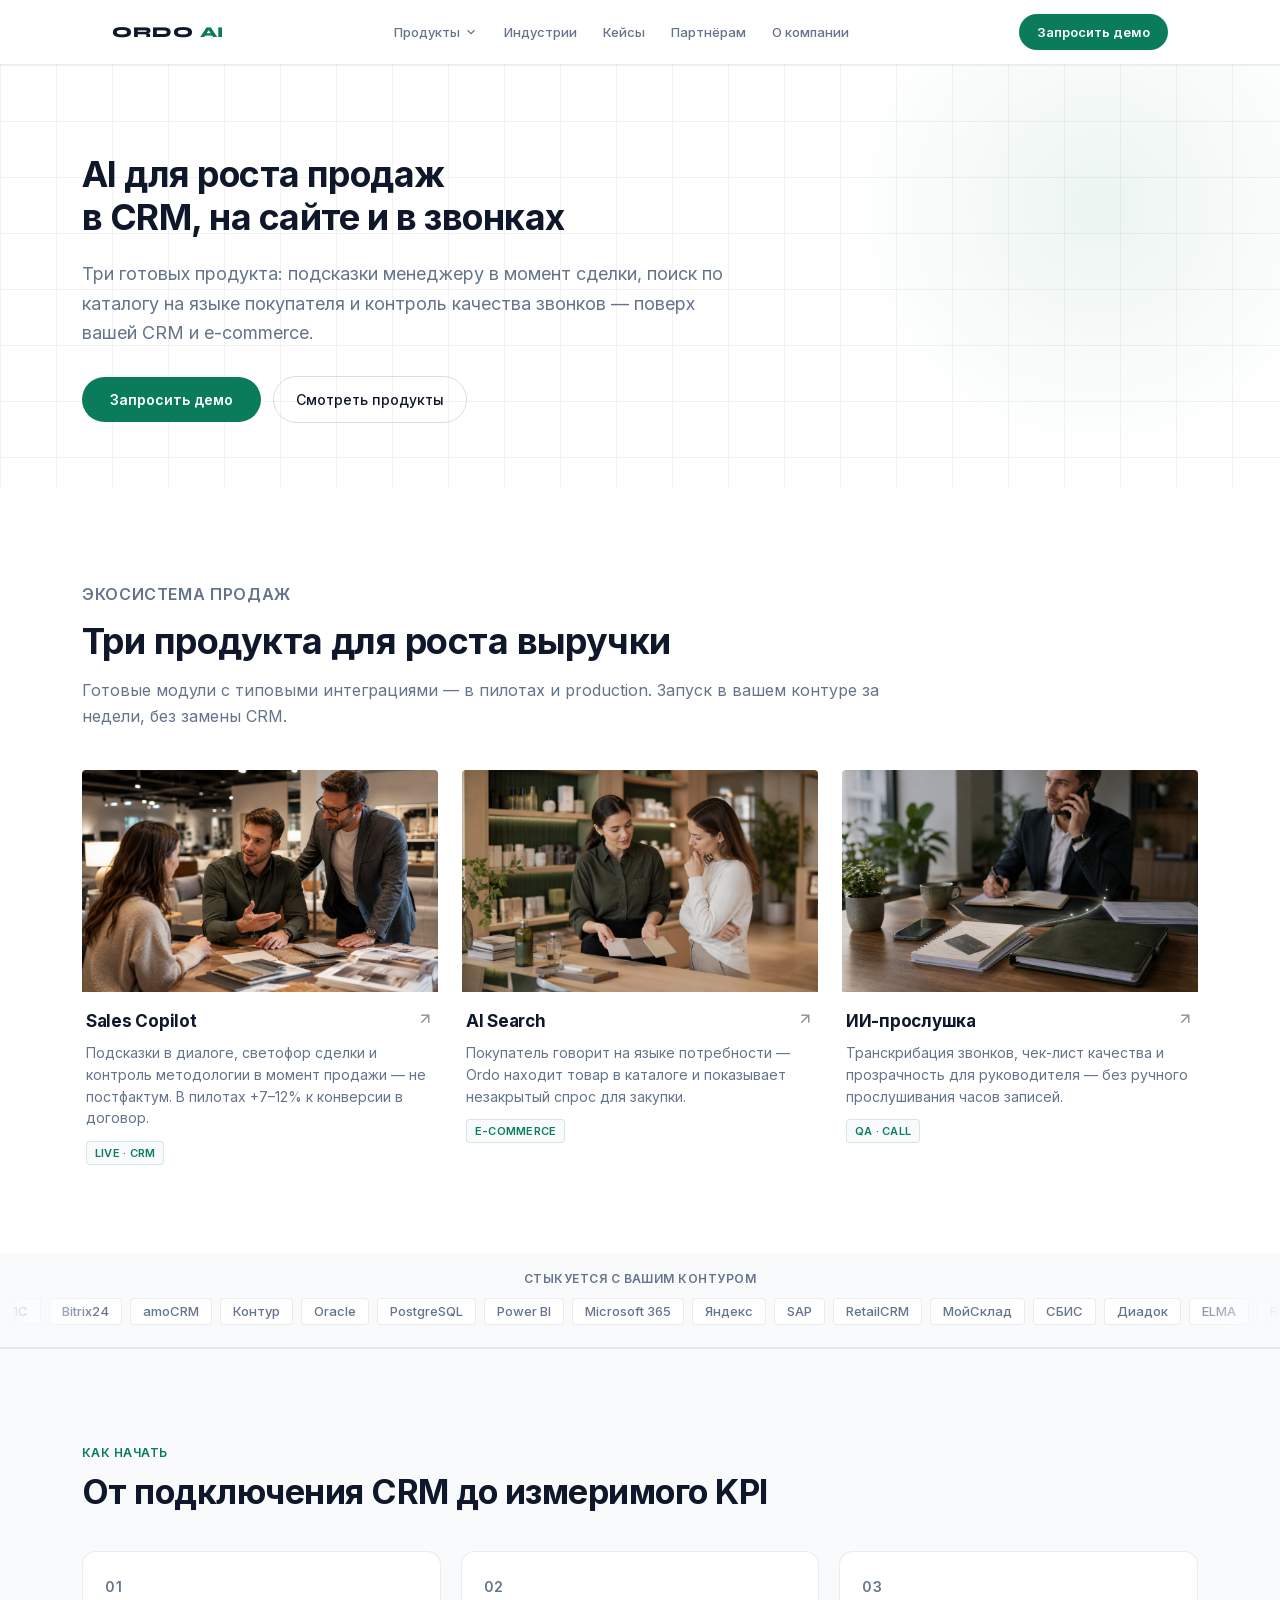
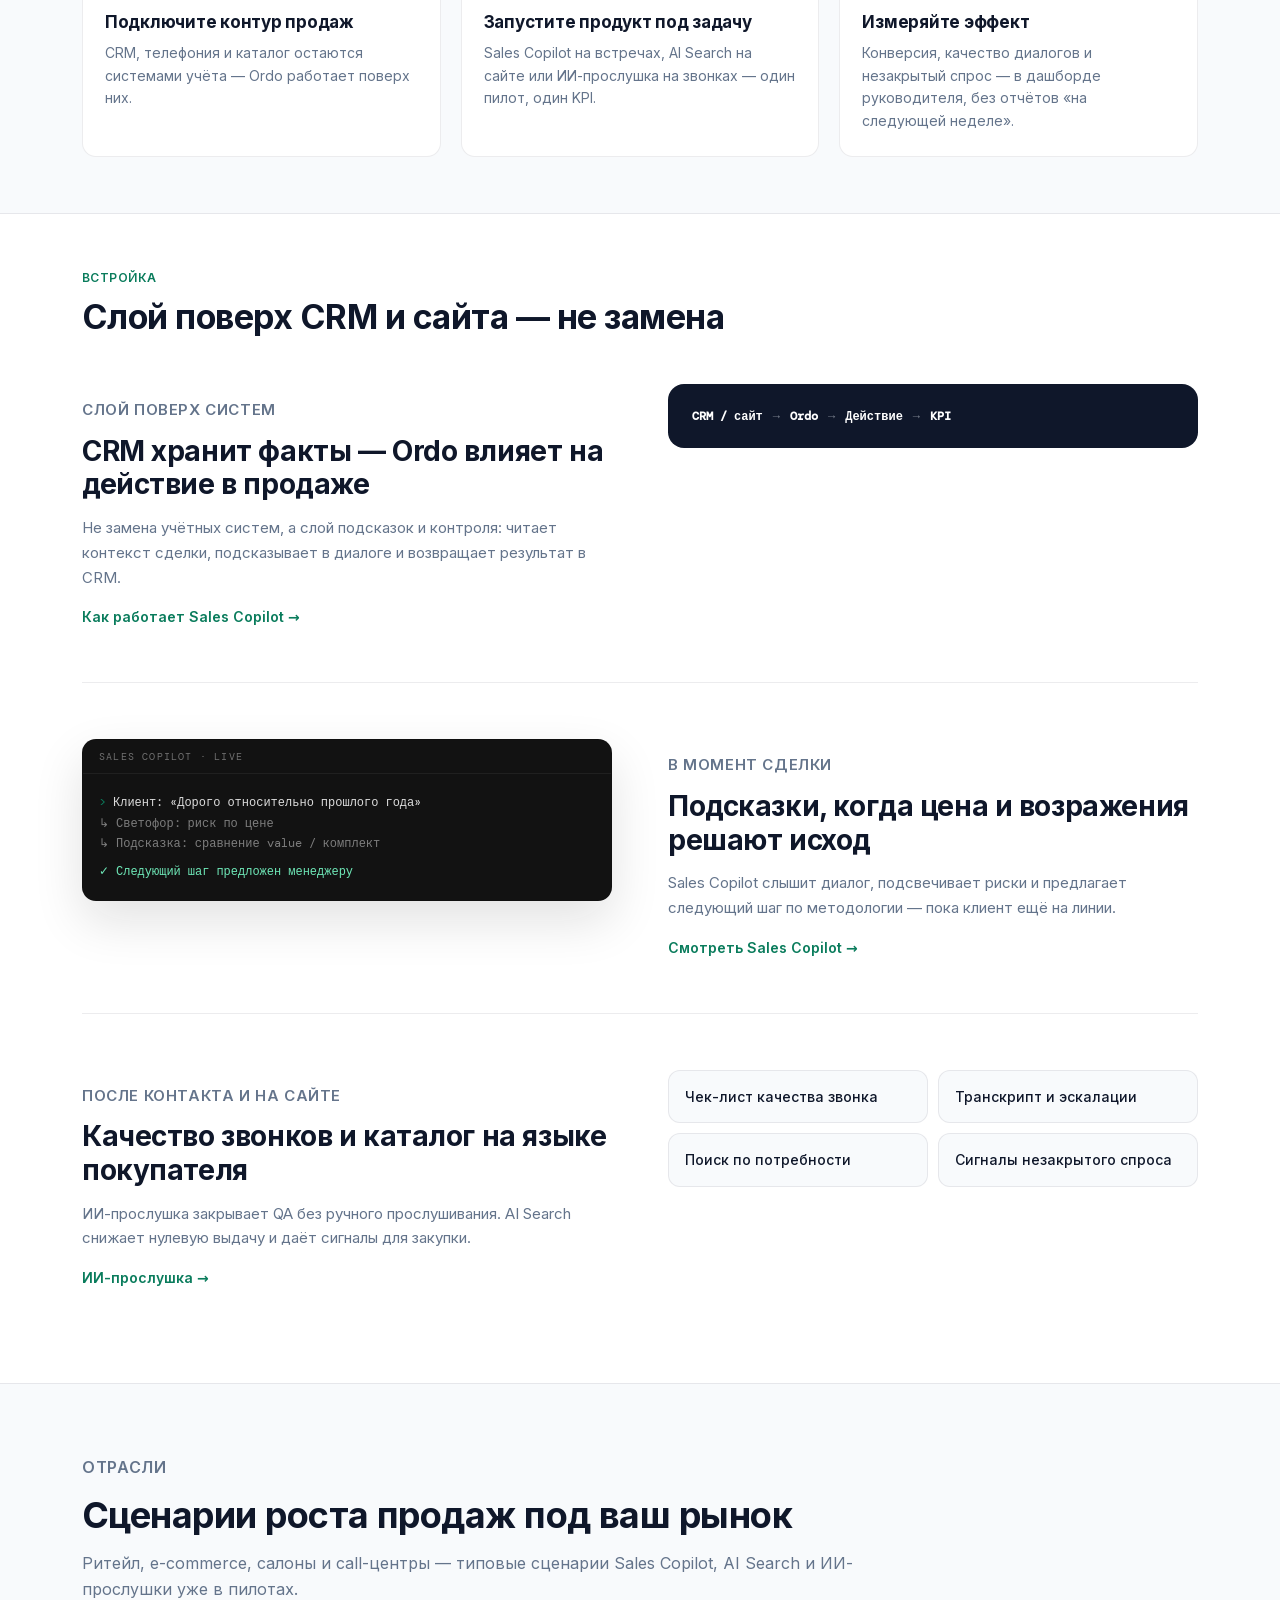
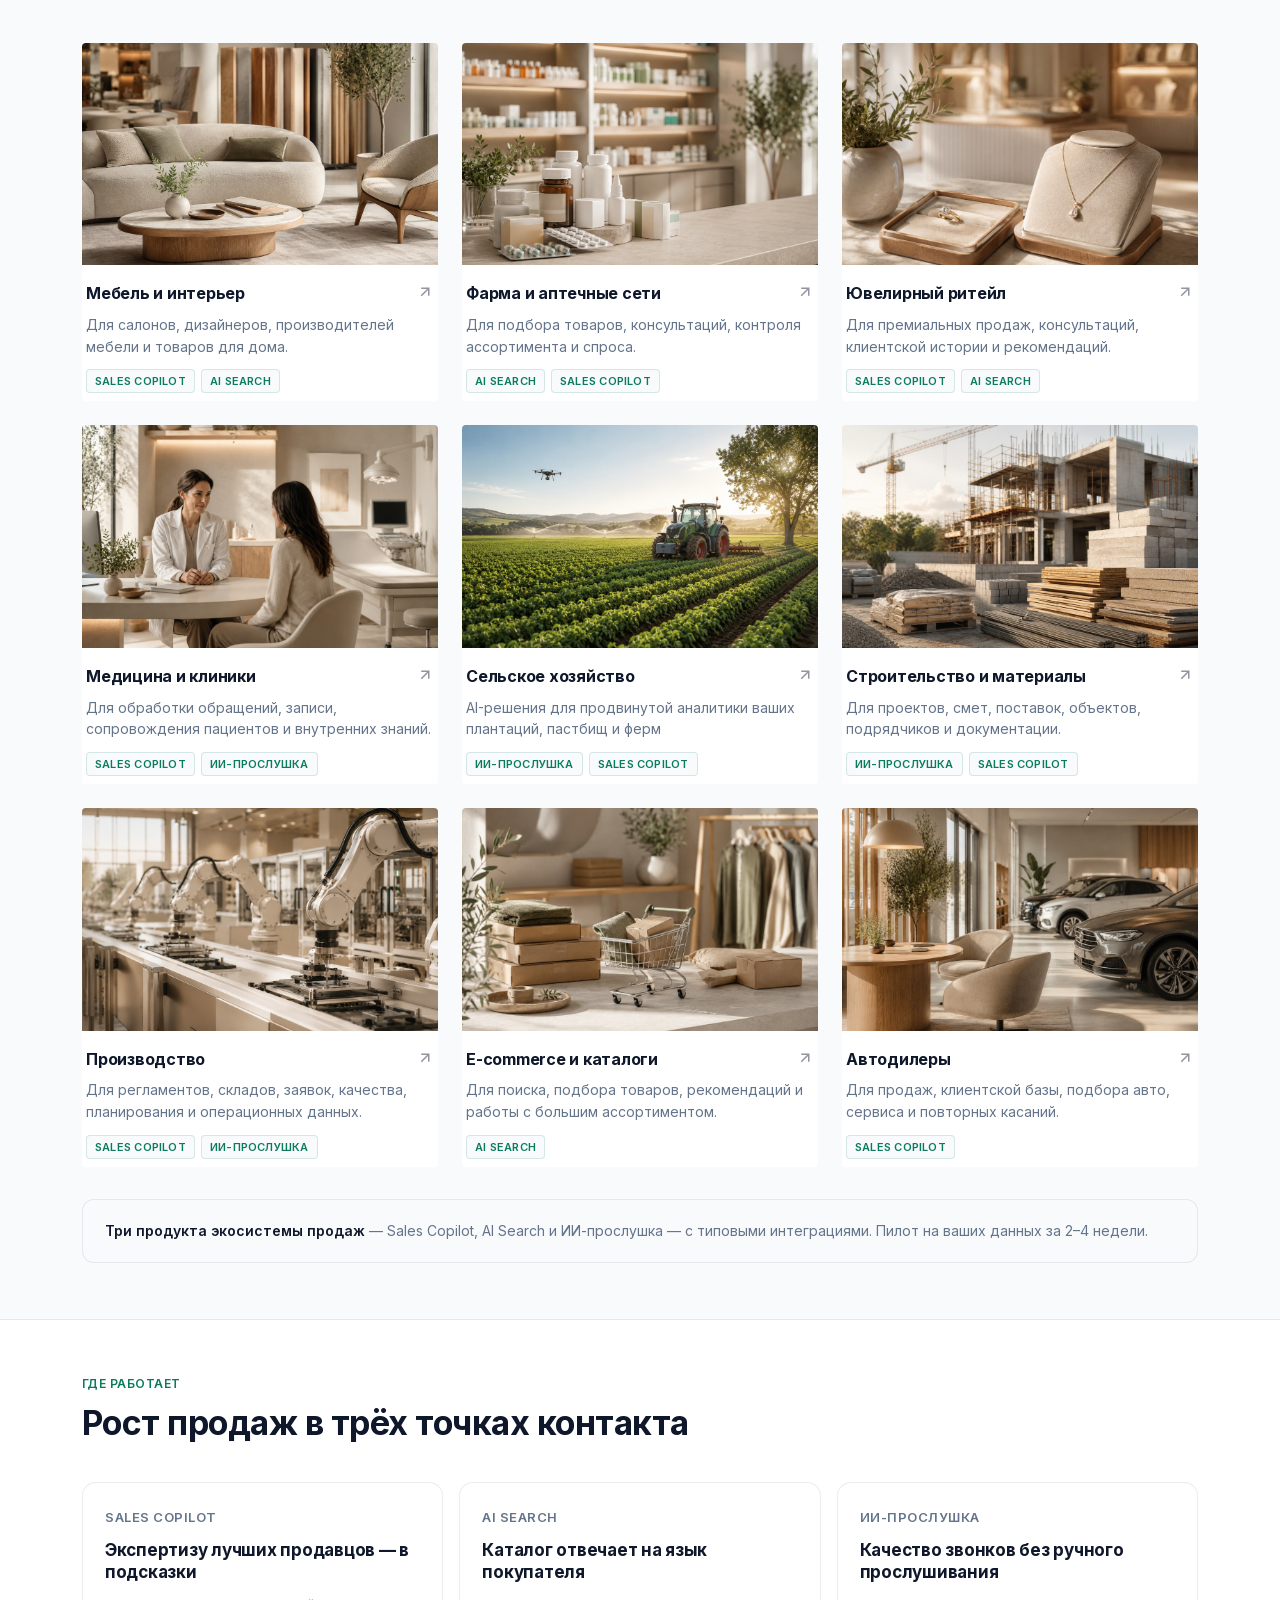
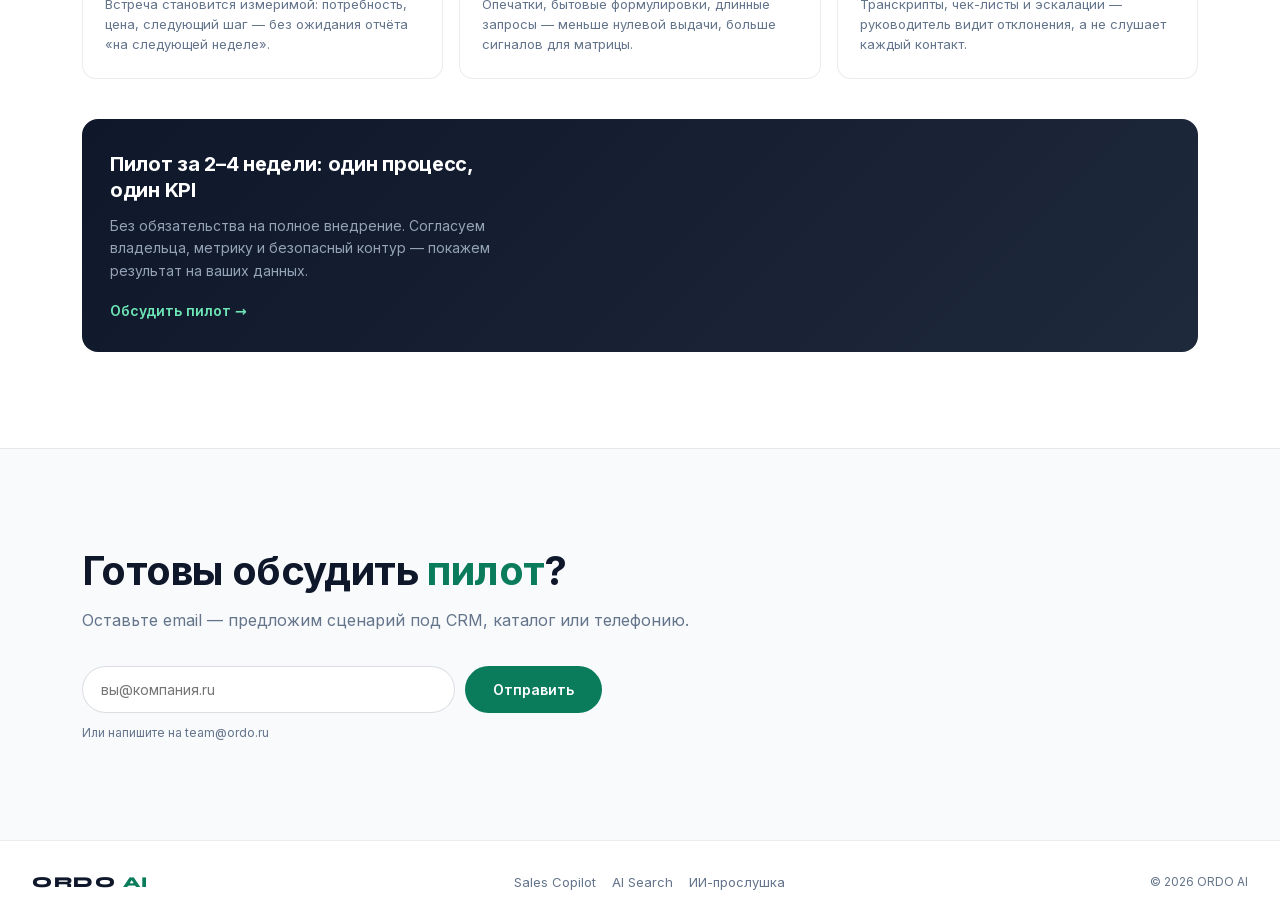
<file: index.html>
<!DOCTYPE html>
<html lang="ru">
<head>
<meta charset="UTF-8"/>
<meta name="viewport" content="width=device-width, initial-scale=1.0"/>
<link rel="icon" href="favicon.svg" type="image/svg+xml"/>
<link rel="icon" href="favicon-48.png" type="image/png" sizes="48x48"/>
<link rel="icon" href="favicon-32.png" type="image/png" sizes="32x32"/>
<link rel="apple-touch-icon" href="apple-touch-icon.png"/>
<link rel="manifest" href="site.webmanifest"/>
<meta name="theme-color" content="#0a7c5c"/>
<title>ORDO AI — Sales Copilot, AI Search и ИИ-прослушка</title>
<meta name="description" content="Ordo AI — экосистема роста продаж: Sales Copilot в момент сделки, AI Search по каталогу и ИИ-прослушка для контроля качества звонков. Пилот за недели."/>
<link rel="preconnect" href="https://fonts.googleapis.com"/>
<link rel="preconnect" href="https://fonts.gstatic.com" crossorigin/>
<link href="https://fonts.googleapis.com/css2?family=Syne:wght@400;700;800&family=DM+Mono:wght@400;500&display=swap" rel="stylesheet"/>
<link rel="stylesheet" href="styles/ordo-fonts.css"/>
<link rel="stylesheet" href="styles/ordo-header.css"/>
<link rel="stylesheet" href="styles/ordo-home.css"/>
</head>
<body>

<header class="ordo-header" id="ordo-header">
  <div class="ordo-header__bar">
    <a class="ordo-brand" href="index.html">ORDO<span> AI</span></a>
    <nav class="ordo-nav" aria-label="Основное">
      <div class="ordo-nav-item has-mega">
        <button type="button" class="ordo-nav-trigger" aria-expanded="false" aria-controls="ordo-mega-products">Продукты<svg viewBox="0 0 24 24" fill="none" stroke="currentColor" stroke-width="2" aria-hidden="true"><path d="m6 9 6 6 6-6"/></svg></button>
        <div id="ordo-mega-products" class="ordo-mega" role="region" aria-label="Продукты Ordo">
                              <div class="ordo-mega-grid">
            <a href="copilot/" class="ordo-mega-card" data-ordo-sub="copilot"><span class="ordo-mega-card__visual ordo-mega-card__visual--icon"><img src="assets/img/icons/crm.png" alt="" loading="lazy" decoding="async"/></span><span class="ordo-mega-card__title">Sales Copilot</span><span class="ordo-mega-card__desc">Подсказки менеджеру в момент сделки</span></a>
            <a href="search/" class="ordo-mega-card" data-ordo-sub="search"><span class="ordo-mega-card__visual ordo-mega-card__visual--icon"><img src="assets/img/icons/search.png" alt="" loading="lazy" decoding="async"/></span><span class="ordo-mega-card__title">AI Search</span><span class="ordo-mega-card__desc">Поиск и ассистент по каталогу e-commerce</span></a>
            <a href="listening/" class="ordo-mega-card" data-ordo-sub="listening"><span class="ordo-mega-card__visual ordo-mega-card__visual--icon"><img src="assets/img/icons/platform.png" alt="" loading="lazy" decoding="async"/></span><span class="ordo-mega-card__title">ИИ-прослушка</span><span class="ordo-mega-card__desc">Транскрибация и контроль качества звонков</span></a>
          </div></div>
      </div>
      <a class="ordo-nav-link" href="industries/">Индустрии</a>
      <a class="ordo-nav-link" href="cases/">Кейсы</a>
      <a class="ordo-nav-link" href="partners/">Партнёрам</a>
      <a class="ordo-nav-link" href="about/">О компании</a>
    </nav>
    <div class="ordo-header__actions">
      <a class="ordo-cta" href="about/#contact" data-ordo-scroll-contact>Запросить демо</a>
      <button type="button" class="ordo-burger" aria-label="Открыть меню" aria-expanded="false" aria-controls="ordo-mobile-nav"><svg width="20" height="20" viewBox="0 0 24 24" fill="none" stroke="currentColor" stroke-width="2" aria-hidden="true"><path d="M4 6h16M4 12h16M4 18h16"/></svg></button>
              </div>
  </div>
  <nav class="ordo-mobile" id="ordo-mobile-nav" aria-label="Мобильное меню">
    <div class="ordo-mobile-group">
      <button type="button" class="ordo-mobile-trigger" aria-expanded="false">Продукты<svg viewBox="0 0 24 24" fill="none" stroke="currentColor" stroke-width="2"><path d="m6 9 6 6 6-6"/></svg></button>
      <div class="ordo-mobile-panel">
        <a href="copilot/">Sales Copilot</a>
        <a href="search/">AI Search</a>
        <a href="listening/">ИИ-прослушка</a>
      </div>
          </div>
    <a class="ordo-mobile-link" href="industries/">Индустрии</a>
    <a class="ordo-mobile-link" href="cases/">Кейсы</a>
    <a class="ordo-mobile-link" href="partners/">Партнёрам</a>
    <a class="ordo-mobile-link" href="about/">О компании</a>
    <a class="ordo-mobile-cta" href="about/#contact">Запросить демо</a>
  </nav>
</header>
<div class="ordo-backdrop" aria-hidden="true"></div>

<main>
  <section class="home-hero" id="top">
    <div class="home-hero__glow" aria-hidden="true"></div>
    <div class="home-wrap">
      <h1 class="home-hero__title">
        <span class="home-hero__title-line">AI для роста продаж</span>
        <span class="home-hero__title-line">в CRM, на сайте и в звонках</span>
      </h1>
      <p class="home-lead">Три готовых продукта: подсказки менеджеру в момент сделки, поиск по каталогу на языке покупателя и контроль качества звонков — поверх вашей CRM и e-commerce.</p>
      <div class="home-hero__cta">
        <a class="btn-primary" href="about/#contact">Запросить демо</a>
        <a class="btn-ghost" href="#products">Смотреть продукты</a>
      </div>
    </div>
  </section>
  <section class="home-ready" id="products" aria-labelledby="products-heading">
    <div class="home-wrap">
      <div class="home-ready__head">
        <p class="home-ready__badge">Экосистема продаж</p>
        <h2 id="products-heading">Три продукта для роста выручки</h2>
        <p>Готовые модули с типовыми интеграциями — в пилотах и production. Запуск в вашем контуре за недели, без замены CRM.</p>
      </div>
      <div class="home-ready__grid">
        <a class="home-ready-card" href="copilot/">
          <div class="home-ready-card__img"><img src="assets/img/products/home-copilot.png" alt="Sales Copilot" loading="lazy" decoding="async"/></div>
          <div class="home-ready-card__body">
            <div class="home-ready-card__title-row"><span class="home-ready-card__title">Sales Copilot</span><svg class="home-ready-card__arrow" viewBox="0 0 24 24" fill="none" stroke="currentColor" stroke-width="2" aria-hidden="true"><path d="M7 17 17 7M7 7h10v10"/></svg></div>
            <p class="home-ready-card__desc">Подсказки в диалоге, светофор сделки и контроль методологии в момент продажи — не постфактум. В пилотах +7–12% к конверсии в договор.</p>
            <div class="home-ready-card__products"><span class="home-ready-card__tag">Live · CRM</span></div>
          </div>
        </a>
        <a class="home-ready-card" href="search/">
          <div class="home-ready-card__img"><img src="assets/img/products/home-search.png" alt="AI Search" loading="lazy" decoding="async"/></div>
          <div class="home-ready-card__body">
            <div class="home-ready-card__title-row"><span class="home-ready-card__title">AI Search</span><svg class="home-ready-card__arrow" viewBox="0 0 24 24" fill="none" stroke="currentColor" stroke-width="2" aria-hidden="true"><path d="M7 17 17 7M7 7h10v10"/></svg></div>
            <p class="home-ready-card__desc">Покупатель говорит на языке потребности — Ordo находит товар в каталоге и показывает незакрытый спрос для закупки.</p>
            <div class="home-ready-card__products"><span class="home-ready-card__tag">E-commerce</span></div>
          </div>
        </a>
        <a class="home-ready-card" href="listening/">
          <div class="home-ready-card__img"><img src="assets/img/products/home-listening.png" alt="ИИ-прослушка" loading="lazy" decoding="async"/></div>
          <div class="home-ready-card__body">
            <div class="home-ready-card__title-row"><span class="home-ready-card__title">ИИ-прослушка</span><svg class="home-ready-card__arrow" viewBox="0 0 24 24" fill="none" stroke="currentColor" stroke-width="2" aria-hidden="true"><path d="M7 17 17 7M7 7h10v10"/></svg></div>
            <p class="home-ready-card__desc">Транскрибация звонков, чек-лист качества и прозрачность для руководителя — без ручного прослушивания часов записей.</p>
            <div class="home-ready-card__products"><span class="home-ready-card__tag">QA · Call</span></div>
          </div>
        </a>
      </div>
  </div>
</section>

  

  <section class="home-logos" aria-label="Интеграции">
    <p class="home-logos__label">Стыкуется с вашим контуром</p>
    <div class="home-integrations-ticker">
      <div class="home-integrations-ticker__track">
        <div class="home-integrations-ticker__group">
          <span class="home-integrations-ticker__tag">1С</span>
          <span class="home-integrations-ticker__tag">Bitrix24</span>
          <span class="home-integrations-ticker__tag">amoCRM</span>
          <span class="home-integrations-ticker__tag">Контур</span>
          <span class="home-integrations-ticker__tag">Oracle</span>
          <span class="home-integrations-ticker__tag">PostgreSQL</span>
          <span class="home-integrations-ticker__tag">Power BI</span>
          <span class="home-integrations-ticker__tag">Microsoft 365</span>
          <span class="home-integrations-ticker__tag">Яндекс</span>
          <span class="home-integrations-ticker__tag">SAP</span>
          <span class="home-integrations-ticker__tag">RetailCRM</span>
          <span class="home-integrations-ticker__tag">МойСклад</span>
          <span class="home-integrations-ticker__tag">СБИС</span>
          <span class="home-integrations-ticker__tag">Диадок</span>
          <span class="home-integrations-ticker__tag">ELMA</span>
          <span class="home-integrations-ticker__tag">REST / Webhook</span>
        </div>
        <div class="home-integrations-ticker__group" aria-hidden="true">
          <span class="home-integrations-ticker__tag">1С</span>
          <span class="home-integrations-ticker__tag">Bitrix24</span>
          <span class="home-integrations-ticker__tag">amoCRM</span>
          <span class="home-integrations-ticker__tag">Контур</span>
          <span class="home-integrations-ticker__tag">Oracle</span>
          <span class="home-integrations-ticker__tag">PostgreSQL</span>
          <span class="home-integrations-ticker__tag">Power BI</span>
          <span class="home-integrations-ticker__tag">Microsoft 365</span>
          <span class="home-integrations-ticker__tag">Яндекс</span>
          <span class="home-integrations-ticker__tag">SAP</span>
          <span class="home-integrations-ticker__tag">RetailCRM</span>
          <span class="home-integrations-ticker__tag">МойСклад</span>
          <span class="home-integrations-ticker__tag">СБИС</span>
          <span class="home-integrations-ticker__tag">Диадок</span>
          <span class="home-integrations-ticker__tag">ELMA</span>
          <span class="home-integrations-ticker__tag">REST / Webhook</span>
        </div>
      </div>
    </div>
  </section>

  

  <section class="home-section home-section--alt">
    <div class="home-wrap">
      <p class="home-section__label">Как начать</p>
      <h2>От подключения CRM до измеримого KPI</h2>
      <div class="home-steps">
        <article class="home-step">
          <p class="home-step__num">01</p>
          <h3>Подключите контур продаж</h3>
          <p>CRM, телефония и каталог остаются системами учёта — Ordo работает поверх них.</p>
        </article>
        <article class="home-step">
          <p class="home-step__num">02</p>
          <h3>Запустите продукт под задачу</h3>
          <p>Sales Copilot на встречах, AI Search на сайте или ИИ-прослушка на звонках — один пилот, один KPI.</p>
        </article>
        <article class="home-step">
          <p class="home-step__num">03</p>
          <h3>Измеряйте эффект</h3>
          <p>Конверсия, качество диалогов и незакрытый спрос — в дашборде руководителя, без отчётов «на следующей неделе».</p>
        </article>
    </div>
  </div>
</section>

  <section class="home-section home-section--platform">
    <div class="home-wrap">
      <p class="home-section__label">Встройка</p>
      <h2>Слой поверх CRM и сайта — не замена</h2>
      <div class="home-band">
      <div class="home-band__copy">
        <p class="home-band__tag">Слой поверх систем</p>
        <h3>CRM хранит факты — Ordo влияет на действие в продаже</h3>
        <p>Не замена учётных систем, а слой подсказок и контроля: читает контекст сделки, подсказывает в диалоге и возвращает результат в CRM.</p>
        <a class="home-band__link" href="copilot/">Как работает Sales Copilot →</a>
        </div>
      <div class="home-band__visual">
        <div class="home-flow" aria-hidden="true">
          <strong>CRM / сайт</strong><span>→</span><strong>Ordo</strong><span>→</span><strong>Действие</strong><span>→</span><strong>KPI</strong>
        </div>
      </div>
    </div>

    <div class="home-band home-band--reverse">
      <div class="home-band__copy">
        <p class="home-band__tag">В момент сделки</p>
        <h3>Подсказки, когда цена и возражения решают исход</h3>
        <p>Sales Copilot слышит диалог, подсвечивает риски и предлагает следующий шаг по методологии — пока клиент ещё на линии.</p>
        <a class="home-band__link" href="copilot/">Смотреть Sales Copilot →</a>
        </div>
      <div class="home-band__visual">
        <div class="home-terminal">
          <div class="home-terminal__bar">Sales Copilot · live</div>
          <div class="home-terminal__body">
            <span class="home-terminal__prompt">&gt; </span>Клиент: «Дорого относительно прошлого года»<br/>
            <span class="home-terminal__dim">↳ Светофор: риск по цене</span><br/>
            <span class="home-terminal__dim">↳ Подсказка: сравнение value / комплект</span><br/>
            <span class="home-terminal__ok">✓ Следующий шаг предложен менеджеру</span>
        </div>
        </div>
      </div>
    </div>

    <div class="home-band">
      <div class="home-band__copy">
        <p class="home-band__tag">После контакта и на сайте</p>
        <h3>Качество звонков и каталог на языке покупателя</h3>
        <p>ИИ-прослушка закрывает QA без ручного прослушивания. AI Search снижает нулевую выдачу и даёт сигналы для закупки.</p>
        <a class="home-band__link" href="listening/">ИИ-прослушка →</a>
        </div>
      <div class="home-band__visual">
        <div class="home-security">
          <div>Чек-лист качества звонка</div>
          <div>Транскрипт и эскалации</div>
          <div>Поиск по потребности</div>
          <div>Сигналы незакрытого спроса</div>
        </div>
      </div>
    </div>
  </div>
</section>

  <section class="home-ready home-section--alt" id="industries" aria-labelledby="industries-heading">
    <div class="home-wrap">
      <div class="home-ready__head">
        <p class="home-ready__badge">Отрасли</p>
        <h2 id="industries-heading">Сценарии роста продаж под ваш рынок</h2>
        <p>Ритейл, e-commerce, салоны и call-центры — типовые сценарии Sales Copilot, AI Search и ИИ-прослушки уже в пилотах.</p>
      </div>
      <div class="home-ready__grid home-ready__grid--industries">
        <a class="home-ready-card" href="copilot/">
          <div class="home-ready-card__img"><img src="assets/img/industries/furniture.png" alt="Мебель и интерьер" loading="lazy" decoding="async"/></div>
          <div class="home-ready-card__body">
            <div class="home-ready-card__title-row"><span class="home-ready-card__title">Мебель и интерьер</span><svg class="home-ready-card__arrow" viewBox="0 0 24 24" fill="none" stroke="currentColor" stroke-width="2" aria-hidden="true"><path d="M7 17 17 7M7 7h10v10"/></svg></div>
            <p class="home-ready-card__desc">Для салонов, дизайнеров, производителей мебели и товаров для дома.</p>
            <div class="home-ready-card__products"><span class="home-ready-card__tag">Sales Copilot</span><span class="home-ready-card__tag">AI Search</span></div>
          </div>
        </a>
        <a class="home-ready-card" href="copilot/">
          <div class="home-ready-card__img"><img src="assets/img/industries/pharma.png" alt="Фарма и аптечные сети" loading="lazy" decoding="async"/></div>
          <div class="home-ready-card__body">
            <div class="home-ready-card__title-row"><span class="home-ready-card__title">Фарма и аптечные сети</span><svg class="home-ready-card__arrow" viewBox="0 0 24 24" fill="none" stroke="currentColor" stroke-width="2" aria-hidden="true"><path d="M7 17 17 7M7 7h10v10"/></svg></div>
            <p class="home-ready-card__desc">Для подбора товаров, консультаций, контроля ассортимента и спроса.</p>
            <div class="home-ready-card__products"><span class="home-ready-card__tag">AI Search</span><span class="home-ready-card__tag">Sales Copilot</span></div>
          </div>
        </a>
        <a class="home-ready-card" href="copilot/">
          <div class="home-ready-card__img"><img src="assets/img/industries/jewelry.png" alt="Ювелирный ритейл" loading="lazy" decoding="async"/></div>
          <div class="home-ready-card__body">
            <div class="home-ready-card__title-row"><span class="home-ready-card__title">Ювелирный ритейл</span><svg class="home-ready-card__arrow" viewBox="0 0 24 24" fill="none" stroke="currentColor" stroke-width="2" aria-hidden="true"><path d="M7 17 17 7M7 7h10v10"/></svg></div>
            <p class="home-ready-card__desc">Для премиальных продаж, консультаций, клиентской истории и рекомендаций.</p>
            <div class="home-ready-card__products"><span class="home-ready-card__tag">Sales Copilot</span><span class="home-ready-card__tag">AI Search</span></div>
          </div>
        </a>
        <a class="home-ready-card" href="copilot/">
          <div class="home-ready-card__img"><img src="assets/img/industries/medicine.png" alt="Медицина и клиники" loading="lazy" decoding="async"/></div>
          <div class="home-ready-card__body">
            <div class="home-ready-card__title-row"><span class="home-ready-card__title">Медицина и клиники</span><svg class="home-ready-card__arrow" viewBox="0 0 24 24" fill="none" stroke="currentColor" stroke-width="2" aria-hidden="true"><path d="M7 17 17 7M7 7h10v10"/></svg></div>
            <p class="home-ready-card__desc">Для обработки обращений, записи, сопровождения пациентов и внутренних знаний.</p>
            <div class="home-ready-card__products"><span class="home-ready-card__tag">Sales Copilot</span><span class="home-ready-card__tag">ИИ-прослушка</span></div>
          </div>
        </a>
        <a class="home-ready-card" href="listening/">
          <div class="home-ready-card__img"><img src="assets/img/industries/agriculture.png" alt="Сельское хозяйство" loading="lazy" decoding="async"/></div>
          <div class="home-ready-card__body">
            <div class="home-ready-card__title-row"><span class="home-ready-card__title">Сельское хозяйство</span><svg class="home-ready-card__arrow" viewBox="0 0 24 24" fill="none" stroke="currentColor" stroke-width="2" aria-hidden="true"><path d="M7 17 17 7M7 7h10v10"/></svg></div>
            <p class="home-ready-card__desc">AI-решения для продвинутой аналитики ваших плантаций, пастбищ и ферм</p>
            <div class="home-ready-card__products"><span class="home-ready-card__tag">ИИ-прослушка</span><span class="home-ready-card__tag">Sales Copilot</span></div>
          </div>
        </a>
        <a class="home-ready-card" href="listening/">
          <div class="home-ready-card__img"><img src="assets/img/industries/construction.png" alt="Строительство и материалы" loading="lazy" decoding="async"/></div>
          <div class="home-ready-card__body">
            <div class="home-ready-card__title-row"><span class="home-ready-card__title">Строительство и материалы</span><svg class="home-ready-card__arrow" viewBox="0 0 24 24" fill="none" stroke="currentColor" stroke-width="2" aria-hidden="true"><path d="M7 17 17 7M7 7h10v10"/></svg></div>
            <p class="home-ready-card__desc">Для проектов, смет, поставок, объектов, подрядчиков и документации.</p>
            <div class="home-ready-card__products"><span class="home-ready-card__tag">ИИ-прослушка</span><span class="home-ready-card__tag">Sales Copilot</span></div>
          </div>
        </a>
        <a class="home-ready-card" href="copilot/">
          <div class="home-ready-card__img"><img src="assets/img/industries/manufacturing.png" alt="Производство" loading="lazy" decoding="async"/></div>
          <div class="home-ready-card__body">
            <div class="home-ready-card__title-row"><span class="home-ready-card__title">Производство</span><svg class="home-ready-card__arrow" viewBox="0 0 24 24" fill="none" stroke="currentColor" stroke-width="2" aria-hidden="true"><path d="M7 17 17 7M7 7h10v10"/></svg></div>
            <p class="home-ready-card__desc">Для регламентов, складов, заявок, качества, планирования и операционных данных.</p>
            <div class="home-ready-card__products"><span class="home-ready-card__tag">Sales Copilot</span><span class="home-ready-card__tag">ИИ-прослушка</span></div>
          </div>
        </a>
        <a class="home-ready-card" href="search/">
          <div class="home-ready-card__img"><img src="assets/img/industries/ecommerce.png" alt="E-commerce и каталоги" loading="lazy" decoding="async"/></div>
          <div class="home-ready-card__body">
            <div class="home-ready-card__title-row"><span class="home-ready-card__title">E-commerce и каталоги</span><svg class="home-ready-card__arrow" viewBox="0 0 24 24" fill="none" stroke="currentColor" stroke-width="2" aria-hidden="true"><path d="M7 17 17 7M7 7h10v10"/></svg></div>
            <p class="home-ready-card__desc">Для поиска, подбора товаров, рекомендаций и работы с большим ассортиментом.</p>
            <div class="home-ready-card__products"><span class="home-ready-card__tag">AI Search</span></div>
          </div>
        </a>
        <a class="home-ready-card" href="copilot/">
          <div class="home-ready-card__img"><img src="assets/img/industries/auto.png" alt="Автодилеры" loading="lazy" decoding="async"/></div>
          <div class="home-ready-card__body">
            <div class="home-ready-card__title-row"><span class="home-ready-card__title">Автодилеры</span><svg class="home-ready-card__arrow" viewBox="0 0 24 24" fill="none" stroke="currentColor" stroke-width="2" aria-hidden="true"><path d="M7 17 17 7M7 7h10v10"/></svg></div>
            <p class="home-ready-card__desc">Для продаж, клиентской базы, подбора авто, сервиса и повторных касаний.</p>
            <div class="home-ready-card__products"><span class="home-ready-card__tag">Sales Copilot</span></div>
          </div>
        </a>
      </div>
      <p class="home-ready__note"><strong>Три продукта экосистемы продаж</strong> — Sales Copilot, AI Search и ИИ-прослушка — с типовыми интеграциями. Пилот на ваших данных за 2–4 недели.</p>
    </div>
  </section>

<section class="home-section" id="cases">
    <div class="home-wrap">
      <p class="home-section__label">Где работает</p>
      <h2>Рост продаж в трёх точках контакта</h2>
      <div class="home-cases">
        <a class="home-case" href="copilot/">
          <p class="home-case__tag">Sales Copilot</p>
          <h3>Экспертизу лучших продавцов — в подсказки</h3>
          <p>Встреча становится измеримой: потребность, цена, следующий шаг — без ожидания отчёта «на следующей неделе».</p>
        </a>
        <a class="home-case" href="search/">
          <p class="home-case__tag">AI Search</p>
          <h3>Каталог отвечает на язык покупателя</h3>
          <p>Опечатки, бытовые формулировки, длинные запросы — меньше нулевой выдачи, больше сигналов для матрицы.</p>
        </a>
        <a class="home-case" href="listening/">
          <p class="home-case__tag">ИИ-прослушка</p>
          <h3>Качество звонков без ручного прослушивания</h3>
          <p>Транскрипты, чек-листы и эскалации — руководитель видит отклонения, а не слушает каждый контакт.</p>
        </a>
      </div>
      <div class="home-pilot">
        <h3>Пилот за 2–4 недели: один процесс, один KPI</h3>
        <p>Без обязательства на полное внедрение. Согласуем владельца, метрику и безопасный контур — покажем результат на ваших данных.</p>
        <a href="about/#contact">Обсудить пилот →</a>
      </div>
    </div>
  </section>

  <section class="home-cta" id="contact">
    <div class="home-wrap">
      <h2>Готовы обсудить <em>пилот</em>?</h2>
      <p class="home-section__lead">Оставьте email — предложим сценарий под CRM, каталог или телефонию.</p>
      <form class="home-cta__form" onsubmit="event.preventDefault(); handleSubmit();">
        <input class="home-cta__input" type="email" placeholder="вы@компания.ru" id="lead-email" required autocomplete="email"/>
        <button class="btn-primary" type="submit">Отправить</button>
      </form>
      <p class="home-cta__note">Или напишите на team@ordo.ru</p>
      <div id="form-msg"></div>
  </div>
</section>
</main>

<footer class="home-footer">
  <div class="home-footer__logo">ORDO<span> AI</span></div>
  <nav aria-label="Подвал">
    <a href="copilot/">Sales Copilot</a>
    <a href="search/">AI Search</a>
    <a href="listening/">ИИ-прослушка</a>
  </nav>
  <p>© 2026 ORDO AI</p>
</footer>

<script src="js/ordo-header.js?v=20260922b"></script>
<script src="js/ordo-lead-notify.js"></script>
<script>
async function handleSubmit() {
  var emailEl = document.getElementById('lead-email');
  var msg = document.getElementById('form-msg');
  var btn = document.querySelector('#contact .btn-primary');
  var email = emailEl.value.trim();
  if (!email || email.indexOf('@') === -1) {
    msg.style.color = '#c0392b';
    msg.textContent = 'Укажите корректный email.';
    msg.style.display = 'block';
    return;
  }
  if (!window.OrdoLeads) {
    msg.style.color = '#c0392b';
    msg.textContent = 'Не загружен скрипт отправки (js/ordo-lead-notify.js).';
  msg.style.display = 'block';
    return;
  }
  var prev = btn ? btn.textContent : '';
  if (btn) { btn.disabled = true; btn.textContent = 'Отправка…'; }
  try {
    await window.OrdoLeads.submit({
      subject: '[ORDO AI] Запрос с главной',
      name: email.split('@')[0] || 'Гость',
      email: email,
      message: 'Запрос с главной страницы.\nEmail: ' + email + '\nСтраница: ' + location.href
    });
    msg.style.color = '#0a7c5c';
    msg.textContent = 'Заявка отправлена. Свяжемся с вами в ближайшее время.';
    msg.style.display = 'block';
    emailEl.value = '';
  } catch (e) {
    msg.style.display = 'block';
    msg.style.color = '#c0392b';
    msg.textContent = e && e.message === 'NO_CONFIG'
      ? 'Отправка не настроена: задайте ключи в js/ordo-lead-notify.js.'
      : 'Не удалось отправить. Напишите на team@ordo.ru.';
  } finally {
    if (btn) { btn.disabled = false; btn.textContent = 'Отправить'; }
  }
}
</script>
</body>
</html>
</file>
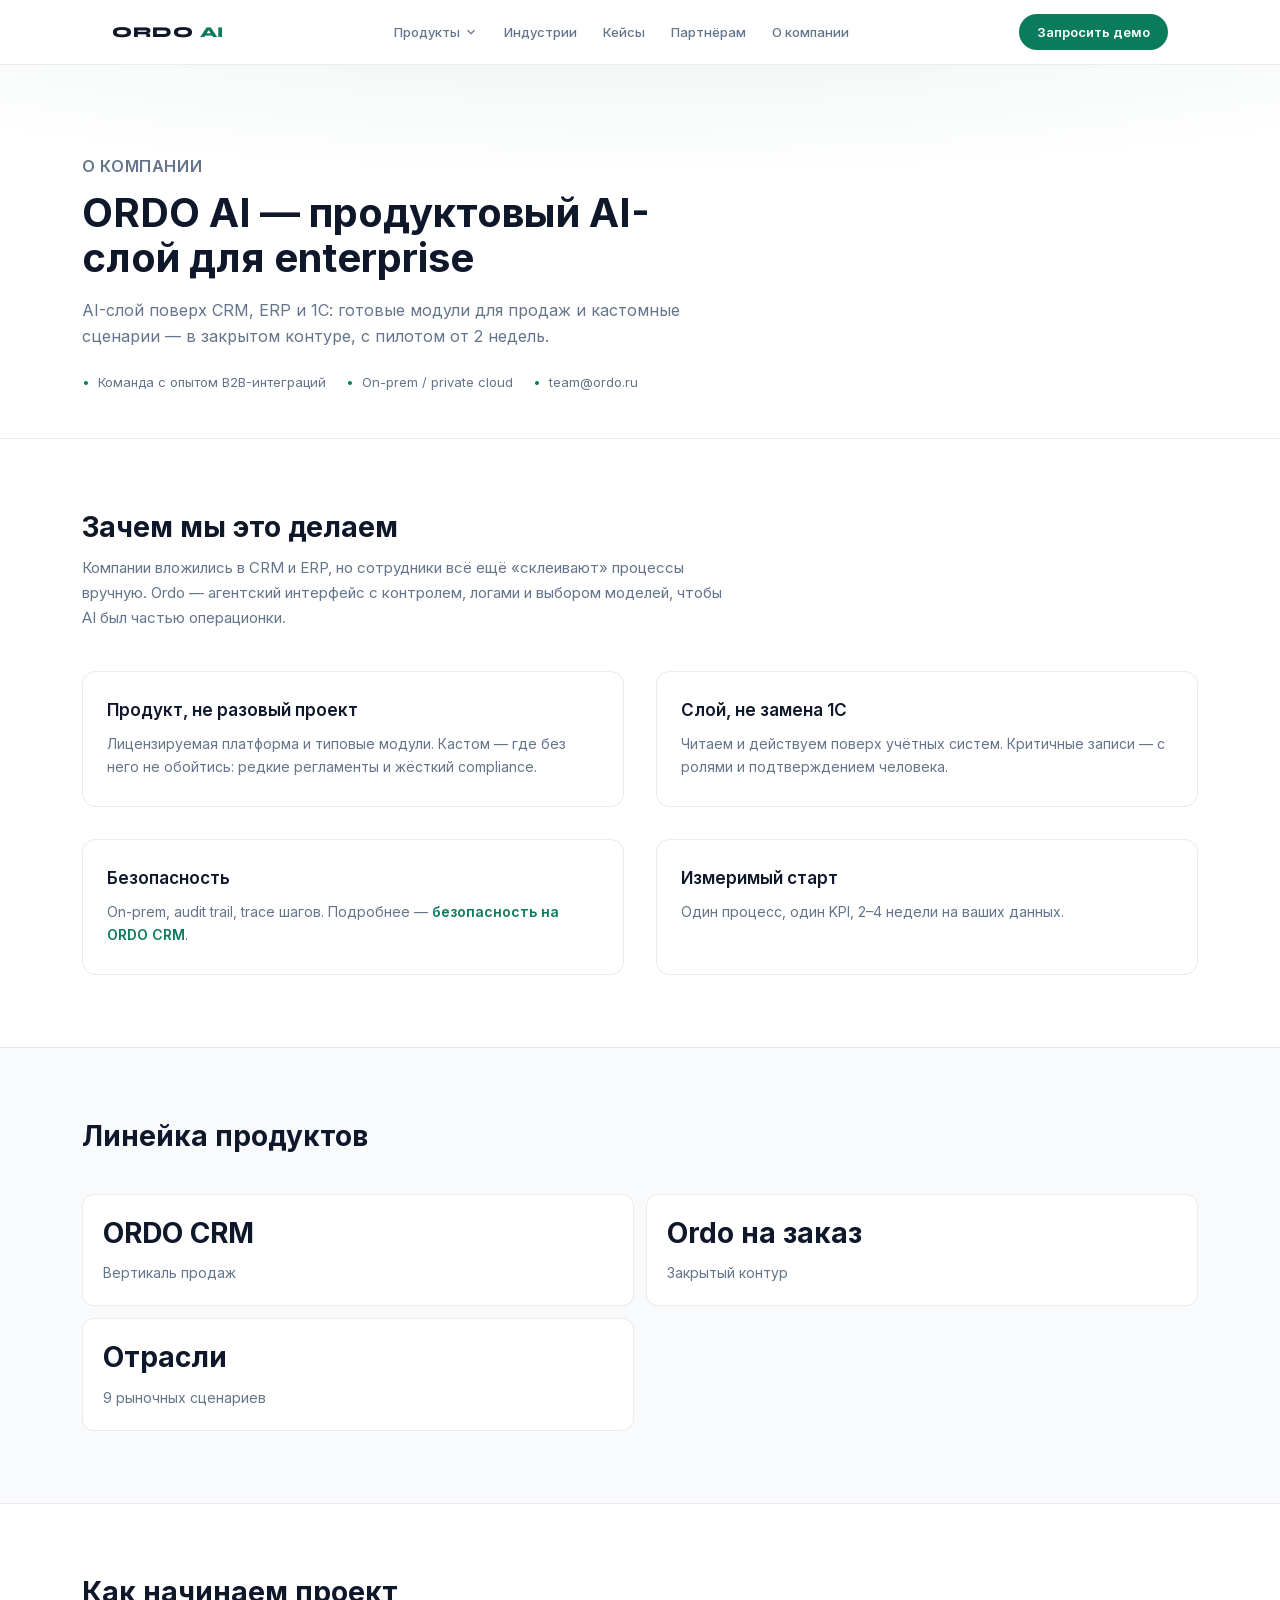
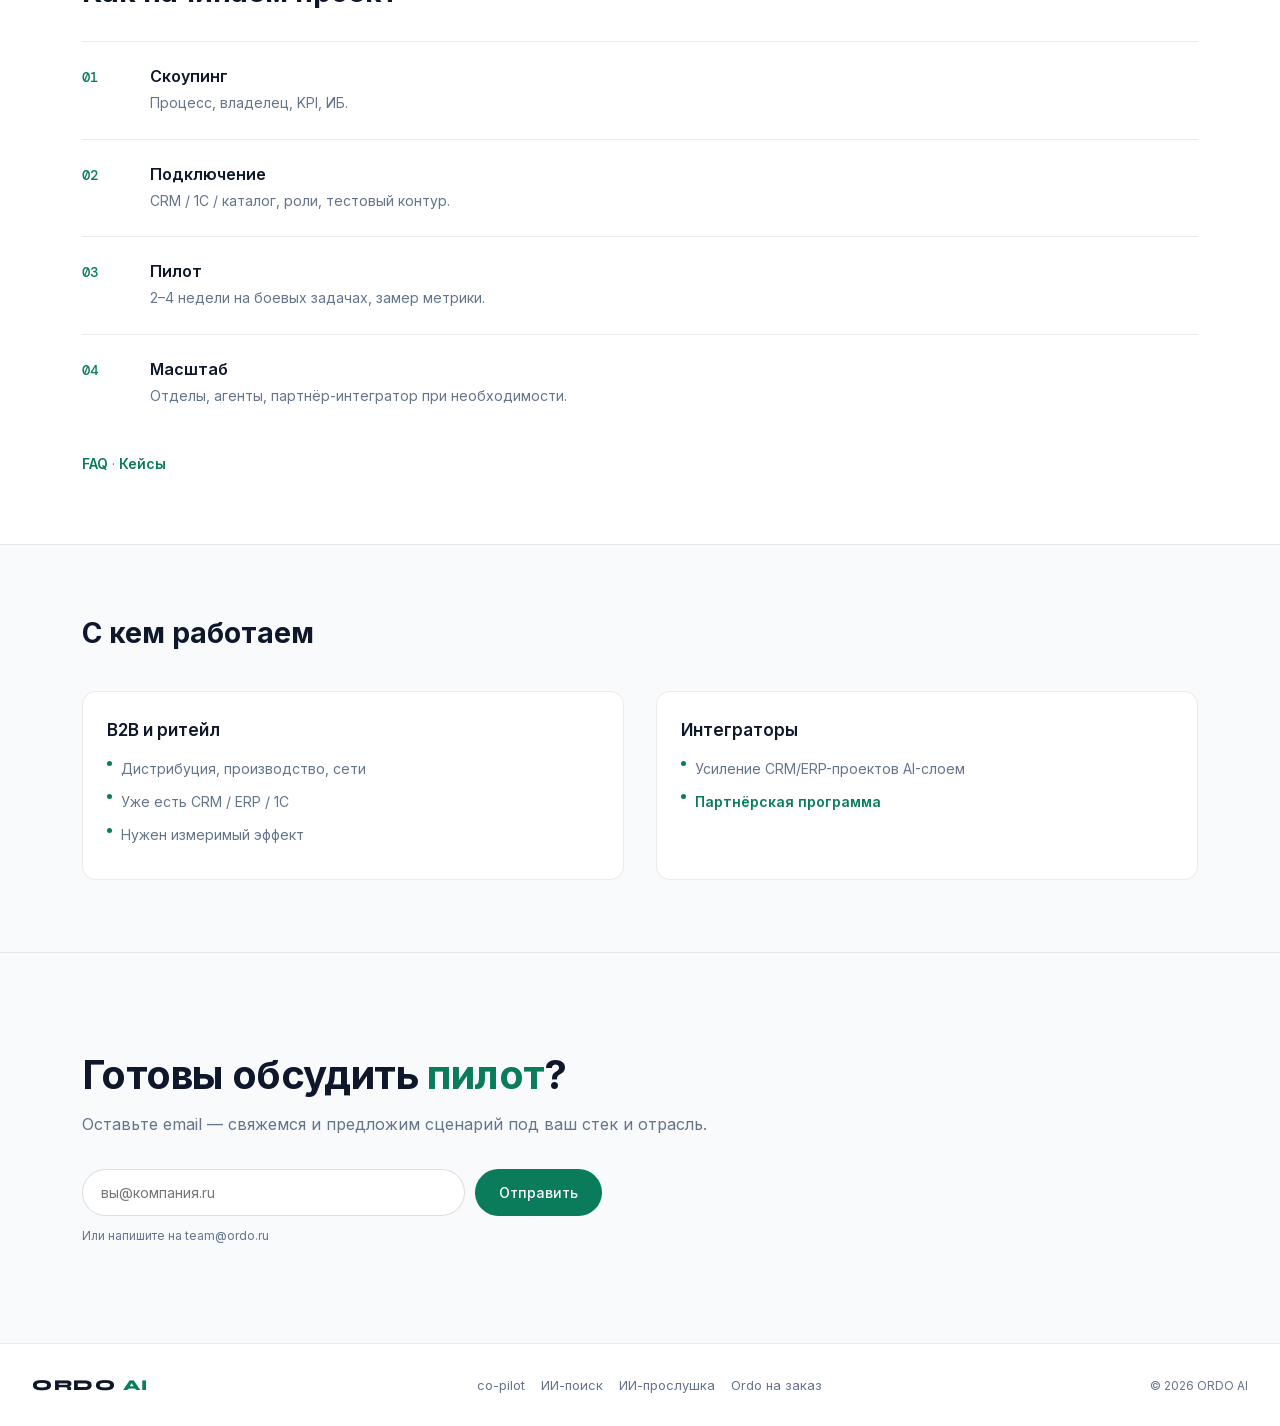
<file: about/index.html>
<!DOCTYPE html>
<html lang="ru">
<head>
<meta charset="UTF-8"/>
<meta name="viewport" content="width=device-width, initial-scale=1.0"/>
<link rel="icon" href="../favicon.svg" type="image/svg+xml"/>
<link rel="icon" href="../favicon-48.png" type="image/png" sizes="48x48"/>
<link rel="icon" href="../favicon-32.png" type="image/png" sizes="32x32"/>
<link rel="apple-touch-icon" href="../apple-touch-icon.png"/>
<link rel="manifest" href="../site.webmanifest"/>
<meta name="theme-color" content="#0a7c5c"/>
<title>О компании — ORDO AI</title>
<meta name="description" content="Ordo AI — платформа, безопасность, FAQ и контакты."/>
<link rel="preconnect" href="https://fonts.googleapis.com"/>
<link rel="preconnect" href="https://fonts.gstatic.com" crossorigin/>
<link href="https://fonts.googleapis.com/css2?family=Syne:wght@400;700;800&family=DM+Mono:wght@400;500&display=swap" rel="stylesheet"/>
<link rel="stylesheet" href="../styles/ordo-fonts.css"/>
<link rel="stylesheet" href="../styles/ordo-header.css"/>
<link rel="stylesheet" href="../styles/ordo-home.css"/>
<link rel="stylesheet" href="../styles/ordo-about.css"/>
<link rel="stylesheet" href="../styles/ordo-subpages.css"/>
</head>
<body>
<header class="ordo-header" id="ordo-header">
  <div class="ordo-header__bar">
    <a class="ordo-brand" href="../index.html">ORDO<span> AI</span></a>
    <nav class="ordo-nav" aria-label="Основное">
      <div class="ordo-nav-item has-mega">
        <button type="button" class="ordo-nav-trigger" aria-expanded="false" aria-controls="ordo-mega-products">Продукты<svg viewBox="0 0 24 24" fill="none" stroke="currentColor" stroke-width="2" aria-hidden="true"><path d="m6 9 6 6 6-6"/></svg></button>
        <div id="ordo-mega-products" class="ordo-mega" role="region" aria-label="Продукты Ordo">
                                                  <div class="ordo-mega-grid">
            <a href="../copilot/" class="ordo-mega-card" data-ordo-sub="copilot"><span class="ordo-mega-card__visual ordo-mega-card__visual--icon"><img src="../assets/img/icons/crm.png" alt="" loading="lazy" decoding="async"/></span><span class="ordo-mega-card__title">Sales Copilot</span><span class="ordo-mega-card__desc">Подсказки менеджеру в момент сделки</span></a>
            <a href="../search/" class="ordo-mega-card" data-ordo-sub="search"><span class="ordo-mega-card__visual ordo-mega-card__visual--icon"><img src="../assets/img/icons/search.png" alt="" loading="lazy" decoding="async"/></span><span class="ordo-mega-card__title">AI Search</span><span class="ordo-mega-card__desc">Поиск и ассистент по каталогу e-commerce</span></a>
            <a href="../listening/" class="ordo-mega-card" data-ordo-sub="listening"><span class="ordo-mega-card__visual ordo-mega-card__visual--icon"><img src="../assets/img/icons/platform.png" alt="" loading="lazy" decoding="async"/></span><span class="ordo-mega-card__title">ИИ-прослушка</span><span class="ordo-mega-card__desc">Транскрибация и контроль качества звонков</span></a>
          </div></div>
      </div>
      <a class="ordo-nav-link" href="../industries/">Индустрии</a>
      <a class="ordo-nav-link" href="../cases/">Кейсы</a>
      <a class="ordo-nav-link" href="../partners/">Партнёрам</a>
      <a class="ordo-nav-link" href="../about/" aria-current="page">О компании</a>
    </nav>
    <div class="ordo-header__actions">
      <a class="ordo-cta" href="../about/#contact" data-ordo-scroll-contact>Запросить демо</a>
      <button type="button" class="ordo-burger" aria-label="Открыть меню" aria-expanded="false" aria-controls="ordo-mobile-nav"><svg width="20" height="20" viewBox="0 0 24 24" fill="none" stroke="currentColor" stroke-width="2" aria-hidden="true"><path d="M4 6h16M4 12h16M4 18h16"/></svg></button>
              </div>
  </div>
  <nav class="ordo-mobile" id="ordo-mobile-nav" aria-label="Мобильное меню">
    <div class="ordo-mobile-group">
      <button type="button" class="ordo-mobile-trigger" aria-expanded="false">Продукты<svg viewBox="0 0 24 24" fill="none" stroke="currentColor" stroke-width="2"><path d="m6 9 6 6 6-6"/></svg></button>
            <div class="ordo-mobile-panel">
        <a href="../copilot/">Sales Copilot</a>
        <a href="../search/">AI Search</a>
        <a href="../listening/">ИИ-прослушка</a>
      </div>
          </div>
    <a class="ordo-mobile-link" href="../industries/">Индустрии</a>
    <a class="ordo-mobile-link" href="../cases/">Кейсы</a>
    <a class="ordo-mobile-link" href="../partners/">Партнёрам</a>
    <a class="ordo-mobile-link" href="../about/" aria-current="page">О компании</a>
    <a class="ordo-mobile-cta" href="../about/#contact">Запросить демо</a>
  </nav>
</header>
<main>
  <section class="about-hero page-hero">
    <div class="home-wrap">
      <p class="home-section__label">О компании</p>
      <h1>ORDO AI — продуктовый AI-слой для enterprise</h1>
      <p class="page-hero__lead">AI-слой поверх CRM, ERP и 1С: готовые модули для продаж и кастомные сценарии — в закрытом контуре, с пилотом от 2 недель.</p>
      <div class="page-hero__meta">
        <span>Команда с опытом B2B-интеграций</span>
        <span>On-prem / private cloud</span>
        <span>team@ordo.ru</span>
      </div>
    </div>
  </section>

  <section class="subsection">
    <div class="home-wrap">
      <h2>Зачем мы это делаем</h2>
      <p class="subsection__lead">Компании вложились в CRM и ERP, но сотрудники всё ещё «склеивают» процессы вручную. Ordo — агентский интерфейс с контролем, логами и выбором моделей, чтобы AI был частью операционки.</p>
      <div class="about-grid">
        <article class="about-card">
          <h3>Продукт, не разовый проект</h3>
          <p>Лицензируемая платформа и типовые модули. Кастом — где без него не обойтись: редкие регламенты и жёсткий compliance.</p>
        </article>
        <article class="about-card">
          <h3>Слой, не замена 1С</h3>
          <p>Читаем и действуем поверх учётных систем. Критичные записи — с ролями и подтверждением человека.</p>
        </article>
        <article class="about-card">
          <h3>Безопасность</h3>
          <p>On-prem, audit trail, trace шагов. Подробнее — <a href="../sales/#security" style="color:var(--accent);font-weight:600">безопасность на ORDO CRM</a>.</p>
        </article>
        <article class="about-card">
          <h3>Измеримый старт</h3>
          <p>Один процесс, один KPI, 2–4 недели на ваших данных.</p>
        </article>
      </div>
    </div>
  </section>

  <section class="subsection subsection--alt">
    <div class="home-wrap">
      <h2>Линейка продуктов</h2>
      <div class="about-links">
        <a class="about-link-card" href="../sales/"><h2>ORDO CRM</h2><p>Вертикаль продаж</p></a>
        <a class="about-link-card" href="../custom/"><h2>Ordo на заказ</h2><p>Закрытый контур</p></a>
        <a class="about-link-card" href="../industries/"><h2>Отрасли</h2><p>9 рыночных сценариев</p></a>
      </div>
    </div>
  </section>

  <section class="subsection">
    <div class="home-wrap">
      <h2>Как начинаем проект</h2>
      <div class="about-timeline">
        <div class="about-step"><div><h4>Скоупинг</h4><p>Процесс, владелец, KPI, ИБ.</p></div></div>
        <div class="about-step"><div><h4>Подключение</h4><p>CRM / 1С / каталог, роли, тестовый контур.</p></div></div>
        <div class="about-step"><div><h4>Пилот</h4><p>2–4 недели на боевых задачах, замер метрики.</p></div></div>
        <div class="about-step"><div><h4>Масштаб</h4><p>Отделы, агенты, партнёр-интегратор при необходимости.</p></div></div>
      </div>
      <p style="margin-top:24px;font-size:0.875rem;color:var(--muted)"><a href="../sales/#faq" style="color:var(--accent);font-weight:600">FAQ</a> · <a href="../cases/" style="color:var(--accent);font-weight:600">Кейсы</a></p>
    </div>
  </section>

  <section class="subsection subsection--alt">
    <div class="home-wrap">
      <h2>С кем работаем</h2>
      <div class="about-grid">
        <article class="about-card">
          <h3>B2B и ритейл</h3>
          <ul><li>Дистрибуция, производство, сети</li><li>Уже есть CRM / ERP / 1С</li><li>Нужен измеримый эффект</li></ul>
        </article>
        <article class="about-card">
          <h3>Интеграторы</h3>
          <ul><li>Усиление CRM/ERP-проектов AI-слоем</li><li><a href="../partners/" style="color:var(--accent);font-weight:600">Партнёрская программа</a></li></ul>
        </article>
      </div>
    </div>
  </section>

<section class="home-cta" id="contact">
  <div class="home-wrap">
    <h2>Готовы обсудить <em>пилот</em>?</h2>
    <p class="home-section__lead">Оставьте email — свяжемся и предложим сценарий под ваш стек и отрасль.</p>
    <form class="home-cta__form" onsubmit="event.preventDefault(); handleSubmit();">
      <input class="home-cta__input" type="email" placeholder="вы@компания.ru" id="lead-email" required autocomplete="email"/>
      <button class="btn-primary" type="submit">Отправить</button>
    </form>
    <p class="home-cta__note">Или напишите на team@ordo.ru</p>
    <div id="form-msg"></div>
  </div>
</section>
</main>

<footer class="home-footer">
  <div class="home-footer__logo">ORDO<span> AI</span></div>
  <nav aria-label="Подвал">
    <a href="../copilot/">co-pilot</a>
    <a href="../search/">ИИ-поиск</a>
    <a href="../listening/">ИИ-прослушка</a>
    <a href="../custom/">Ordo на заказ</a>
  </nav>
  <p>© 2026 ORDO AI</p>
</footer>

<script src="../js/ordo-header.js?v=20260520"></script>

<script src="../js/ordo-lead-notify.js"></script>
<script>
async function handleSubmit() {
  var emailEl = document.getElementById('lead-email');
  var msg = document.getElementById('form-msg');
  var btn = document.querySelector('#contact .btn-primary');
  var email = emailEl.value.trim();
  if (!email || email.indexOf('@') === -1) {
    msg.style.color = '#c0392b';
    msg.textContent = 'Укажите корректный email.';
    msg.style.display = 'block';
    return;
  }
  if (!window.OrdoLeads) {
    msg.style.color = '#c0392b';
    msg.textContent = 'Не загружен скрипт отправки.';
    msg.style.display = 'block';
    return;
  }
  var prev = btn ? btn.textContent : '';
  if (btn) { btn.disabled = true; btn.textContent = 'Отправка…'; }
  try {
    await window.OrdoLeads.submit({
      subject: '[ORDO AI] Запрос',
      name: email.split('@')[0] || 'Гость',
      email: email,
      message: 'Запрос со страницы О компании.\nEmail: ' + email
    });
    msg.style.color = '#0a7c5c';
    msg.textContent = 'Заявка отправлена.';
    msg.style.display = 'block';
    emailEl.value = '';
  } catch (e) {
    msg.style.color = '#c0392b';
    msg.textContent = e.message || 'Ошибка отправки.';
    msg.style.display = 'block';
  } finally {
    if (btn) { btn.disabled = false; btn.textContent = prev; }
  }
}
</script>
</body>
</html>
</file>
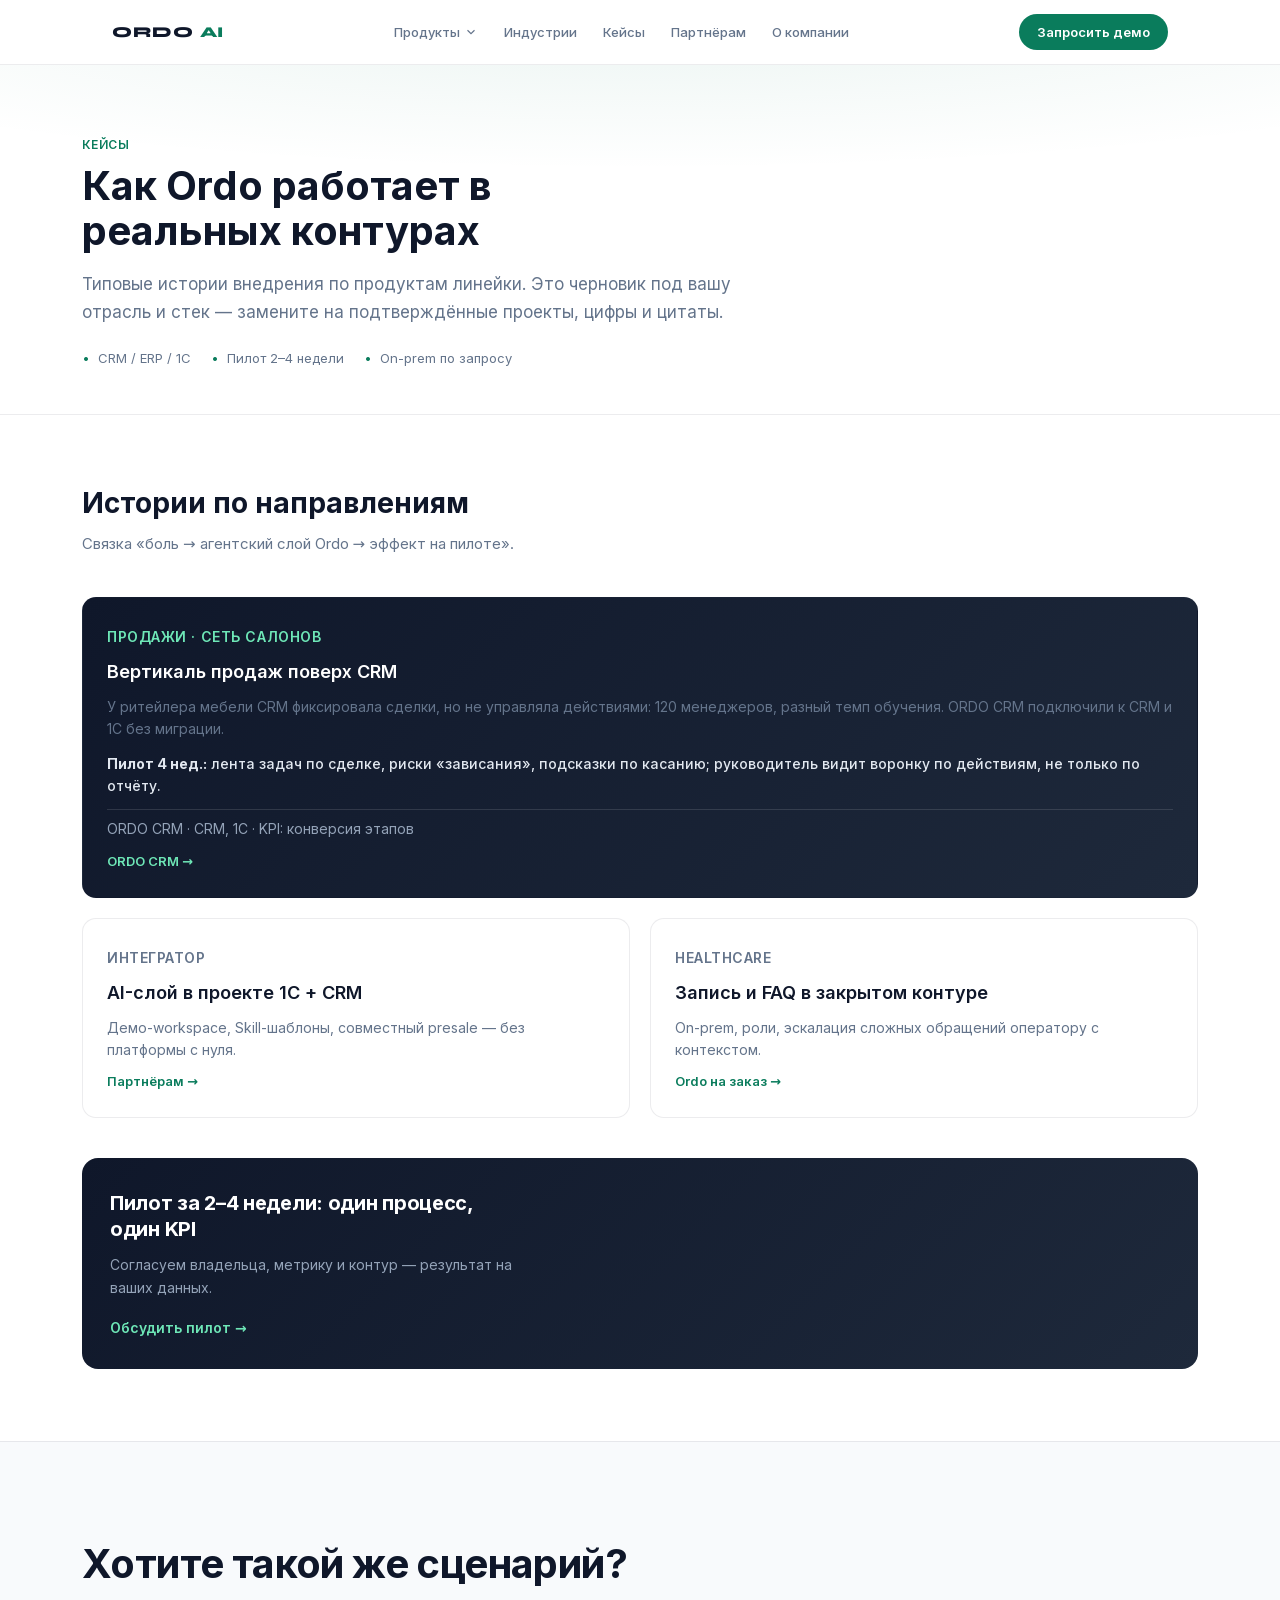
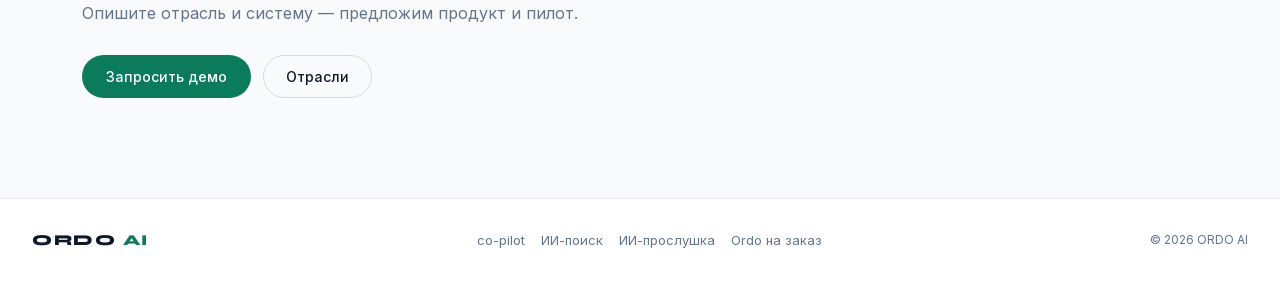
<file: cases/index.html>
<!DOCTYPE html>
<html lang="ru">
<head>
<meta charset="UTF-8"/>
<meta name="viewport" content="width=device-width, initial-scale=1.0"/>
<link rel="icon" href="../favicon.svg" type="image/svg+xml"/>
<link rel="icon" href="../favicon-48.png" type="image/png" sizes="48x48"/>
<link rel="icon" href="../favicon-32.png" type="image/png" sizes="32x32"/>
<link rel="apple-touch-icon" href="../apple-touch-icon.png"/>
<link rel="manifest" href="../site.webmanifest"/>
<meta name="theme-color" content="#0a7c5c"/>
<title>Кейсы — ORDO AI</title>
<meta name="description" content="Как Ordo работает в реальных контурах."/>
<link rel="preconnect" href="https://fonts.googleapis.com"/>
<link rel="preconnect" href="https://fonts.gstatic.com" crossorigin/>
<link href="https://fonts.googleapis.com/css2?family=Syne:wght@400;700;800&family=DM+Mono:wght@400;500&display=swap" rel="stylesheet"/>
<link rel="stylesheet" href="../styles/ordo-fonts.css"/>
<link rel="stylesheet" href="../styles/ordo-header.css"/>
<link rel="stylesheet" href="../styles/ordo-home.css"/>
<link rel="stylesheet" href="../styles/ordo-subpages.css"/>

</head>
<body>
<header class="ordo-header" id="ordo-header">
  <div class="ordo-header__bar">
    <a class="ordo-brand" href="../index.html">ORDO<span> AI</span></a>
    <nav class="ordo-nav" aria-label="Основное">
      <div class="ordo-nav-item has-mega">
        <button type="button" class="ordo-nav-trigger" aria-expanded="false" aria-controls="ordo-mega-products">Продукты<svg viewBox="0 0 24 24" fill="none" stroke="currentColor" stroke-width="2" aria-hidden="true"><path d="m6 9 6 6 6-6"/></svg></button>
        <div id="ordo-mega-products" class="ordo-mega" role="region" aria-label="Продукты Ordo">
                                                  <div class="ordo-mega-grid">
            <a href="../copilot/" class="ordo-mega-card" data-ordo-sub="copilot"><span class="ordo-mega-card__visual ordo-mega-card__visual--icon"><img src="../assets/img/icons/crm.png" alt="" loading="lazy" decoding="async"/></span><span class="ordo-mega-card__title">Sales Copilot</span><span class="ordo-mega-card__desc">Подсказки менеджеру в момент сделки</span></a>
            <a href="../search/" class="ordo-mega-card" data-ordo-sub="search"><span class="ordo-mega-card__visual ordo-mega-card__visual--icon"><img src="../assets/img/icons/search.png" alt="" loading="lazy" decoding="async"/></span><span class="ordo-mega-card__title">AI Search</span><span class="ordo-mega-card__desc">Поиск и ассистент по каталогу e-commerce</span></a>
            <a href="../listening/" class="ordo-mega-card" data-ordo-sub="listening"><span class="ordo-mega-card__visual ordo-mega-card__visual--icon"><img src="../assets/img/icons/platform.png" alt="" loading="lazy" decoding="async"/></span><span class="ordo-mega-card__title">ИИ-прослушка</span><span class="ordo-mega-card__desc">Транскрибация и контроль качества звонков</span></a>
          </div></div>
      </div>
      <a class="ordo-nav-link" href="../industries/">Индустрии</a>
      <a class="ordo-nav-link" href="../cases/" aria-current="page">Кейсы</a>
      <a class="ordo-nav-link" href="../partners/">Партнёрам</a>
      <a class="ordo-nav-link" href="../about/">О компании</a>
    </nav>
    <div class="ordo-header__actions">
      <a class="ordo-cta" href="../about/#contact" data-ordo-scroll-contact>Запросить демо</a>
      <button type="button" class="ordo-burger" aria-label="Открыть меню" aria-expanded="false" aria-controls="ordo-mobile-nav"><svg width="20" height="20" viewBox="0 0 24 24" fill="none" stroke="currentColor" stroke-width="2" aria-hidden="true"><path d="M4 6h16M4 12h16M4 18h16"/></svg></button>
              </div>
  </div>
  <nav class="ordo-mobile" id="ordo-mobile-nav" aria-label="Мобильное меню">
    <div class="ordo-mobile-group">
      <button type="button" class="ordo-mobile-trigger" aria-expanded="false">Продукты<svg viewBox="0 0 24 24" fill="none" stroke="currentColor" stroke-width="2"><path d="m6 9 6 6 6-6"/></svg></button>
            <div class="ordo-mobile-panel">
        <a href="../copilot/">Sales Copilot</a>
        <a href="../search/">AI Search</a>
        <a href="../listening/">ИИ-прослушка</a>
      </div>
          </div>
    <a class="ordo-mobile-link" href="../industries/">Индустрии</a>
    <a class="ordo-mobile-link" href="../cases/" aria-current="page">Кейсы</a>
    <a class="ordo-mobile-link" href="../partners/">Партнёрам</a>
    <a class="ordo-mobile-link" href="../about/">О компании</a>
    <a class="ordo-mobile-cta" href="../about/#contact">Запросить демо</a>
  </nav>
</header>
<main>
  <section class="page-hero">
    <div class="home-wrap">
      <p class="home-section__label">Кейсы</p>
      <h1>Как Ordo работает в реальных контурах</h1>
      <p class="page-hero__lead">Типовые истории внедрения по продуктам линейки. Это черновик под вашу отрасль и стек — замените на подтверждённые проекты, цифры и цитаты.</p>
      <div class="page-hero__meta">
        <span>CRM / ERP / 1С</span>
        <span>Пилот 2–4 недели</span>
        <span>On-prem по запросу</span>
      </div>
    </div>
  </section>

  <section class="subsection" id="cases-list">
    <div class="home-wrap">
      <h2>Истории по направлениям</h2>
      <p class="subsection__lead">Связка «боль → агентский слой Ordo → эффект на пилоте».</p>
      <div class="cases-grid">
        <article class="case-study case-study--featured">
          <p class="case-study__tag">Продажи · сеть салонов</p>
          <h3>Вертикаль продаж поверх CRM</h3>
          <p>У ритейлера мебели CRM фиксировала сделки, но не управляла действиями: 120 менеджеров, разный темп обучения. ORDO CRM подключили к CRM и 1С без миграции.</p>
          <p class="case-study__result"><strong>Пилот 4 нед.:</strong> лента задач по сделке, риски «зависания», подсказки по касанию; руководитель видит воронку по действиям, не только по отчёту.</p>
          <p class="case-study__meta">ORDO CRM · CRM, 1С · KPI: конверсия этапов</p>
          <a class="case-study__link" href="../sales/">ORDO CRM →</a>
        </article>
        <article class="case-study">
          <p class="case-study__tag">Интегратор</p>
          <h3>AI-слой в проекте 1С + CRM</h3>
          <p>Демо-workspace, Skill-шаблоны, совместный presale — без платформы с нуля.</p>
          <a class="case-study__link" href="../partners/">Партнёрам →</a>
        </article>
        <article class="case-study">
          <p class="case-study__tag">Healthcare</p>
          <h3>Запись и FAQ в закрытом контуре</h3>
          <p>On-prem, роли, эскалация сложных обращений оператору с контекстом.</p>
          <a class="case-study__link" href="../custom/">Ordo на заказ →</a>
        </article>
      </div>
      <div class="home-pilot">
        <h3>Пилот за 2–4 недели: один процесс, один KPI</h3>
        <p>Согласуем владельца, метрику и контур — результат на ваших данных.</p>
        <a href="../about/#contact">Обсудить пилот →</a>
      </div>
    </div>
  </section>

  <section class="home-cta">
    <div class="home-wrap">
      <h2>Хотите такой же сценарий?</h2>
      <p class="home-section__lead">Опишите отрасль и систему — предложим продукт и пилот.</p>
      <div class="page-hero__actions">
        <a class="btn-primary" href="../about/#contact">Запросить демо</a>
        <a class="btn-ghost" href="../industries/">Отрасли</a>
      </div>
    </div>
  </section>
</main>

<footer class="home-footer">
  <div class="home-footer__logo">ORDO<span> AI</span></div>
  <nav aria-label="Подвал">
    <a href="../copilot/">co-pilot</a>
    <a href="../search/">ИИ-поиск</a>
    <a href="../listening/">ИИ-прослушка</a>
    <a href="../custom/">Ordo на заказ</a>
  </nav>
  <p>© 2026 ORDO AI</p>
</footer>

<script src="../js/ordo-header.js?v=20260520"></script>

</body>
</html>
</file>
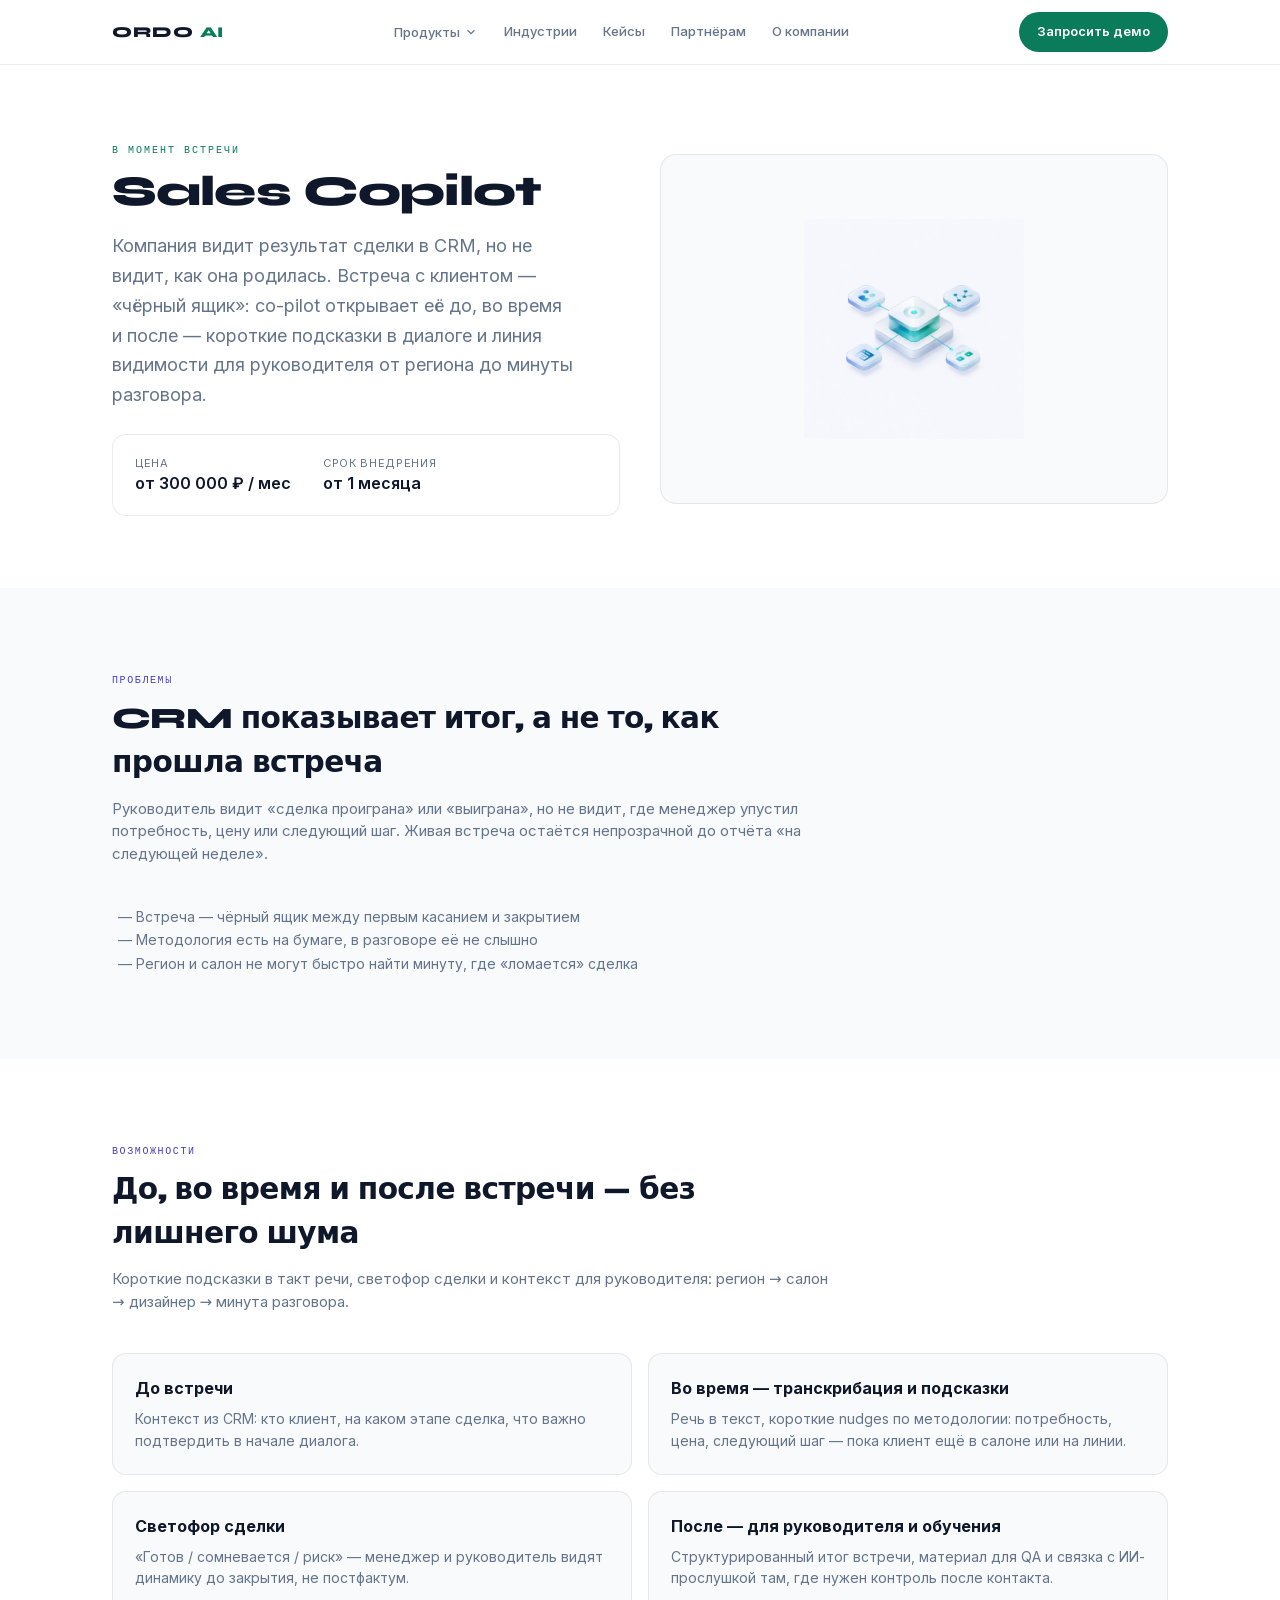
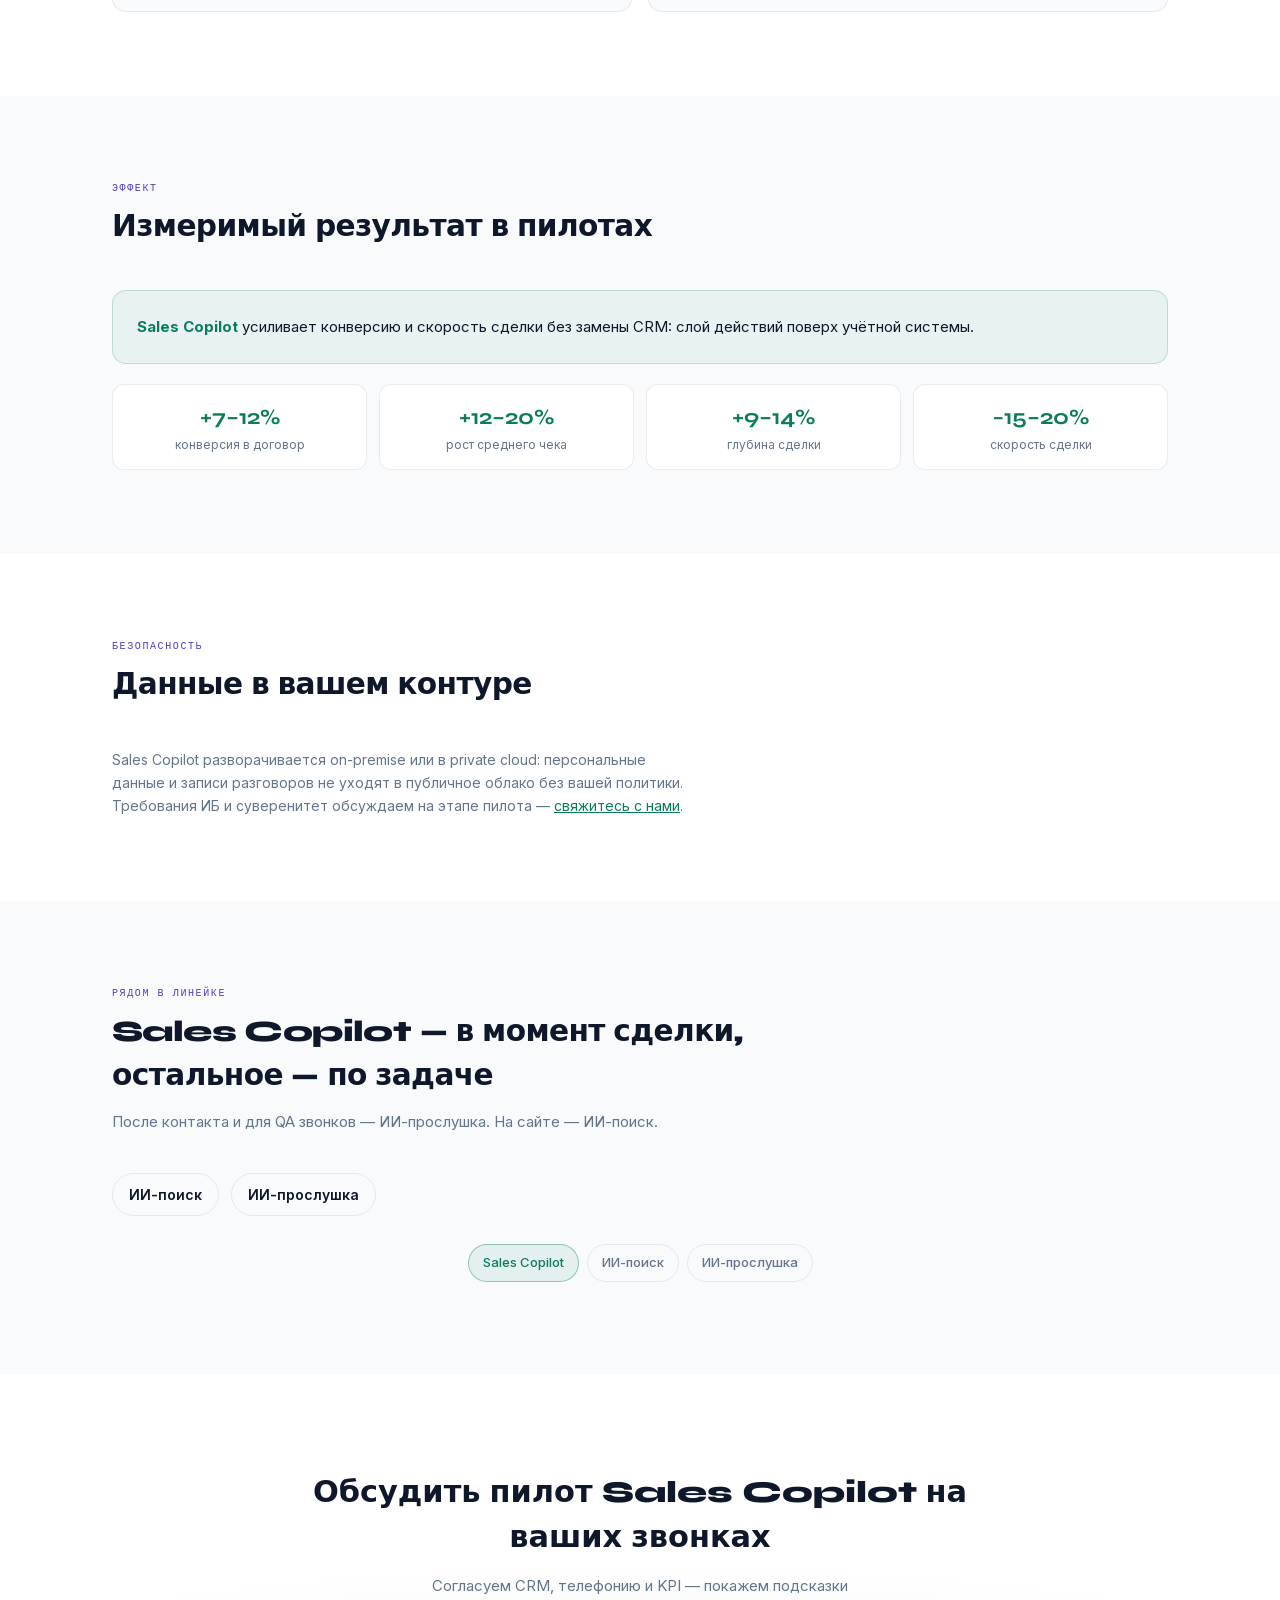
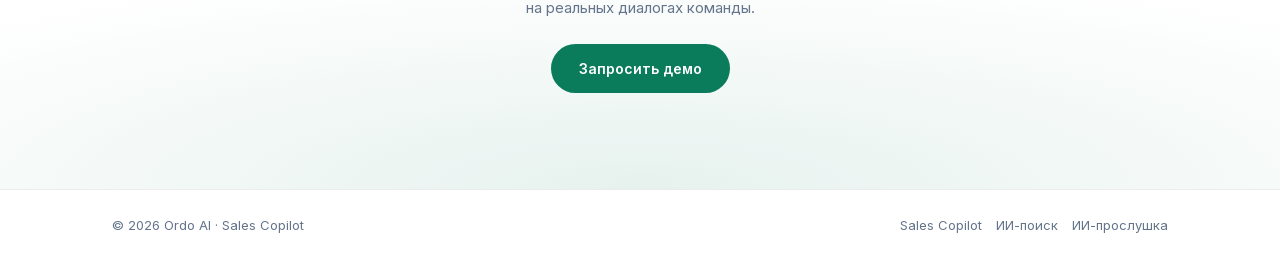
<file: copilot/index.html>
﻿<!DOCTYPE html>
<html lang="ru">
<head>
<meta charset="utf-8"/>
<meta name="viewport" content="width=device-width, initial-scale=1"/>
<link rel="icon" href="../favicon.svg" type="image/svg+xml"/>
<link rel="icon" href="../favicon-48.png" type="image/png" sizes="48x48"/>
<link rel="icon" href="../favicon-32.png" type="image/png" sizes="32x32"/>
<link rel="apple-touch-icon" href="../apple-touch-icon.png"/>
<link rel="manifest" href="../site.webmanifest"/>
<meta name="theme-color" content="#0a7c5c"/>
<title>Sales Copilot | Ordo AI</title>
<meta name="description" content="Sales Copilot Ordo — AI-помощник в реальном времени поверх CRM: транскрибация, светофор сделки, подсказки по методологии. В пилотах: +7–12% к конверсии в договор."/>
<link rel="preconnect" href="https://fonts.googleapis.com"/>
<link rel="preconnect" href="https://fonts.gstatic.com" crossorigin/>
<link href="https://fonts.googleapis.com/css2?family=Syne:wght@400;700;800&family=DM+Mono:wght@400;500&display=swap" rel="stylesheet"/>
<link rel="stylesheet" href="../styles/ordo-fonts.css"/>
<link rel="stylesheet" href="../styles/ordo-header.css"/>
<style>
  *, *::before, *::after { box-sizing: border-box; margin: 0; padding: 0; }
  :root {
    --accent: #0a7c5c;
    --accent-hover: #088f6a;
    --accent2: #4a3fbf;
    --text: #0f172a;
    --muted: #64748b;
    --border: rgba(15, 23, 42, 0.08);
    --surface: #f8fafc;
    --ff-display: 'Syne', system-ui, sans-serif;
    --ff-mono: 'DM Mono', monospace;
    --ff-body: 'Inter', system-ui, sans-serif;
  }
  html { scroll-behavior: smooth; }
  body { font-family: var(--ff-body); color: var(--text); background: #fff; min-height: 100vh; line-height: 1.5; }
  a { color: inherit; text-decoration: none; }
  .wrap { max-width: 1120px; margin: 0 auto; padding: 0 clamp(16px, 4vw, 32px); }
  .kicker { font-family: var(--ff-mono); font-size: 0.625rem; letter-spacing: 0.2em; color: var(--accent); margin-bottom: 12px; text-transform: uppercase; }
  section { padding: clamp(52px, 7vw, 84px) 0; scroll-margin-top: 72px; }
  .levels-main {
    padding-top: clamp(40px, 6vw, 80px);
    padding-bottom: clamp(48px, 7vw, 72px);
    background: #fff;
  }
  .hero-split {
    display: grid; gap: clamp(28px, 4vw, 40px); align-items: center;
  }
  @media (min-width: 880px) { .hero-split { grid-template-columns: 1fr 1fr; } }
  .levels-main h1 {
    font-family: var(--ff-display); font-weight: 800;
    font-size: clamp(1.65rem, 3.8vw, 2.65rem); line-height: 1.1; letter-spacing: -0.02em;
    margin-bottom: 16px;
  }
  .hero-lead { font-size: clamp(1rem, 1.8vw, 1.125rem); color: var(--muted); line-height: 1.65; max-width: 42ch; }
  .hero-img {
    border-radius: 16px; overflow: hidden; border: 1px solid var(--border); background: var(--surface);
    display: flex; align-items: center; justify-content: center; aspect-ratio: 16 / 11;
  }
  .hero-img img { display: block; width: 48%; max-width: 220px; height: auto; object-fit: contain; }
  .section-head { max-width: 720px; margin-bottom: clamp(28px, 4vw, 40px); }
  .section-head h2 {
    font-family: var(--ff-display); font-weight: 800; font-size: clamp(1.35rem, 2.6vw, 1.85rem); letter-spacing: -0.02em;
  }
  .section-head p { margin-top: 12px; color: var(--muted); font-size: 0.9375rem; }
  .section-label {
    font-family: var(--ff-mono); font-size: 0.625rem; letter-spacing: 0.16em; color: var(--accent2); margin-bottom: 10px; text-transform: uppercase;
  }
  .feat-grid { display: grid; gap: 16px; }
  @media (min-width: 640px) { .feat-grid { grid-template-columns: repeat(2, 1fr); } }
  .feat-card {
    padding: 22px; border-radius: 14px; border: 1px solid var(--border); background: var(--surface);
  }
  .feat-card h3 { font-size: 1rem; font-weight: 700; margin-bottom: 8px; }
  .feat-card p { font-size: 0.875rem; color: var(--muted); line-height: 1.55; }
  .effect-box {
    padding: 24px; border-radius: 14px; border: 1px solid rgba(10, 124, 92, 0.2);
    background: rgba(10, 124, 92, 0.06); font-size: 0.9375rem; line-height: 1.6;
  }
  .effect-box strong { color: var(--accent); }
  .kpi-strip { display: grid; grid-template-columns: repeat(2, 1fr); gap: 12px; margin-top: 20px; }
  @media (min-width: 720px) { .kpi-strip { grid-template-columns: repeat(4, 1fr); max-width: none; } }
  .kpi-item {
    padding: 16px 14px; border-radius: 12px; border: 1px solid var(--border); background: #fff; text-align: center;
  }
  .kpi-item strong { display: block; font-family: var(--ff-display); font-size: clamp(1.1rem, 2.2vw, 1.35rem); color: var(--accent); }
  .kpi-item span { font-size: 0.75rem; color: var(--muted); margin-top: 4px; display: block; line-height: 1.35; }
  .price-bar {
    margin-top: 28px; padding: 20px 22px; border-radius: 14px; border: 1px solid var(--border); background: #fff;
    display: flex; flex-wrap: wrap; gap: 20px 32px; align-items: center;
  }
  .price-bar div span { display: block; font-size: 0.6875rem; color: var(--muted); text-transform: uppercase; letter-spacing: 0.06em; }
  .price-bar div strong { font-weight: 600; font-size: 1rem; }
  .sec-note { font-size: 0.875rem; color: var(--muted); line-height: 1.65; max-width: 65ch; }
  .sec-note a { color: var(--accent); text-decoration: underline; }
  .eco-links { display: flex; flex-wrap: wrap; gap: 12px; margin-top: 16px; }
  .eco-links a {
    font-size: 0.875rem; font-weight: 600; padding: 10px 16px; border-radius: 999px;
    border: 1px solid var(--border); transition: border-color 0.15s, background 0.15s;
  }
  .eco-links a:hover { border-color: rgba(10, 124, 92, 0.35); background: rgba(10, 124, 92, 0.06); color: var(--accent); }
  .cta {
    text-align: center; padding: clamp(56px, 9vw, 96px) 0;
    background: radial-gradient(ellipse 75% 55% at 50% 100%, rgba(10, 124, 92, 0.1), transparent);
  }
  .cta h2 { font-family: var(--ff-display); font-weight: 800; font-size: clamp(1.4rem, 2.8vw, 1.9rem); max-width: 22ch; margin: 0 auto 14px; }
  .cta > .wrap > p { color: var(--muted); max-width: 48ch; margin: 0 auto 24px; font-size: 0.9375rem; }
  .btn-primary {
    display: inline-flex; align-items: center; font-size: 0.875rem; font-weight: 600;
    padding: 14px 28px; background: var(--accent); color: #fff; border-radius: 999px;
    transition: background 0.2s;
  }
  .btn-primary:hover { background: var(--accent-hover); }
  .suite {
    display: flex; flex-wrap: wrap; gap: 8px; justify-content: center; padding: 28px 0 8px;
  }
  .suite a {
    font-size: 0.8125rem; font-weight: 500; padding: 8px 14px; border-radius: 999px; border: 1px solid var(--border); color: var(--muted);
    transition: color 0.15s, border-color 0.15s, background 0.15s;
  }
  .suite a:hover { color: var(--accent); border-color: rgba(10, 124, 92, 0.35); background: rgba(10, 124, 92, 0.06); }
  .suite a.is-current { color: var(--accent); border-color: rgba(10, 124, 92, 0.4); background: rgba(10, 124, 92, 0.08); pointer-events: none; }
  footer { padding: 26px 0 34px; border-top: 1px solid var(--border); font-size: 0.8125rem; color: var(--muted); }
  footer .wrap { display: flex; flex-direction: column; gap: 14px; align-items: center; text-align: center; }
  @media (min-width: 640px) { footer .wrap { flex-direction: row; justify-content: space-between; text-align: left; } }
  footer nav { display: flex; flex-wrap: wrap; gap: 14px; justify-content: center; }
  @media (min-width: 640px) { footer nav { justify-content: flex-start; } }
  footer a:hover { color: var(--accent); }
  ul.plain { list-style: none; font-size: 0.875rem; color: var(--muted); line-height: 1.65; }
  ul.plain li { padding-left: 1em; text-indent: -0.6em; }
</style>
</head>
<body>
<header class="ordo-header" id="ordo-header">
  <div class="ordo-header__bar">
    <a class="ordo-brand" href="../index.html">ORDO<span> AI</span></a>
    <nav class="ordo-nav" aria-label="Основное">
      <div class="ordo-nav-item has-mega">
        <button type="button" class="ordo-nav-trigger" aria-expanded="false" aria-controls="ordo-mega-products">Продукты<svg viewBox="0 0 24 24" fill="none" stroke="currentColor" stroke-width="2" aria-hidden="true"><path d="m6 9 6 6 6-6"/></svg></button>
        <div id="ordo-mega-products" class="ordo-mega" role="region" aria-label="Продукты Ordo">
                                        <div class="ordo-mega-grid">
            <a href="../copilot/" class="ordo-mega-card" data-ordo-sub="copilot" aria-current="page"><span class="ordo-mega-card__visual ordo-mega-card__visual--icon"><img src="../assets/img/icons/crm.png" alt="" loading="lazy" decoding="async"/></span><span class="ordo-mega-card__title">Sales Copilot</span><span class="ordo-mega-card__desc">Подсказки менеджеру в момент сделки</span></a>
            <a href="../search/" class="ordo-mega-card" data-ordo-sub="search"><span class="ordo-mega-card__visual ordo-mega-card__visual--icon"><img src="../assets/img/icons/search.png" alt="" loading="lazy" decoding="async"/></span><span class="ordo-mega-card__title">AI Search</span><span class="ordo-mega-card__desc">Поиск и ассистент по каталогу e-commerce</span></a>
            <a href="../listening/" class="ordo-mega-card" data-ordo-sub="listening"><span class="ordo-mega-card__visual ordo-mega-card__visual--icon"><img src="../assets/img/icons/platform.png" alt="" loading="lazy" decoding="async"/></span><span class="ordo-mega-card__title">ИИ-прослушка</span><span class="ordo-mega-card__desc">Транскрибация и контроль качества звонков</span></a>
          </div></div>
      </div>
      <a class="ordo-nav-link" href="../industries/">Индустрии</a>
      <a class="ordo-nav-link" href="../cases/">Кейсы</a>
      <a class="ordo-nav-link" href="../partners/">Партнёрам</a>
      <a class="ordo-nav-link" href="../about/">О компании</a>
    </nav>
    <div class="ordo-header__actions">
      <a class="ordo-cta" href="../about/#contact">Запросить демо</a>
      <button type="button" class="ordo-burger" aria-label="Открыть меню" aria-expanded="false" aria-controls="ordo-mobile-nav"><svg width="20" height="20" viewBox="0 0 24 24" fill="none" stroke="currentColor" stroke-width="2" aria-hidden="true"><path d="M4 6h16M4 12h16M4 18h16"/></svg></button>
    </div>
  </div>
  <nav class="ordo-mobile" id="ordo-mobile-nav" aria-label="Мобильное меню">
    <div class="ordo-mobile-group">
      <button type="button" class="ordo-mobile-trigger" aria-expanded="false">Продукты<svg viewBox="0 0 24 24" fill="none" stroke="currentColor" stroke-width="2"><path d="m6 9 6 6 6-6"/></svg></button>
            <div class="ordo-mobile-panel">
        <a href="../copilot/" aria-current="page">Sales Copilot</a>
        <a href="../search/">AI Search</a>
        <a href="../listening/">ИИ-прослушка</a>
      </div>
    </div>
    <a class="ordo-mobile-link" href="../industries/">Индустрии</a>
    <a class="ordo-mobile-link" href="../cases/">Кейсы</a>
    <a class="ordo-mobile-link" href="../partners/">Партнёрам</a>
    <a class="ordo-mobile-link" href="../about/">О компании</a>
    <a class="ordo-mobile-cta" href="../about/#contact">Запросить демо</a>
  </nav>
</header>
<div class="ordo-backdrop" aria-hidden="true"></div>

<section class="levels-main" id="top">
  <div class="wrap">
    <div class="hero-split">
      <div>
        <p class="kicker">В момент встречи</p>
        <h1>Sales Copilot</h1>
        <p class="hero-lead">Компания видит результат сделки в CRM, но не видит, как она родилась. Встреча с клиентом — «чёрный ящик»: co-pilot открывает её до, во время и после — короткие подсказки в диалоге и линия видимости для руководителя от региона до минуты разговора.</p>
        <div class="price-bar" style="margin-top:24px;">
          <div><span>Цена</span><strong>от 300 000 ₽ / мес</strong></div>
          <div><span>Срок внедрения</span><strong>от 1 месяца</strong></div>
        </div>
      </div>
      <div class="hero-img">
        <img src="../assets/img/icons/crm.png" alt="Sales Copilot — AI-подсказки менеджеру" width="220" height="220" loading="eager" decoding="async"/>
      </div>
    </div>
  </div>
</section>

<section id="problems" style="background:var(--surface);">
  <div class="wrap">
    <div class="section-head">
      <div class="section-label">Проблемы</div>
      <h2>CRM показывает итог, а не то, как прошла встреча</h2>
      <p>Руководитель видит «сделка проиграна» или «выиграна», но не видит, где менеджер упустил потребность, цену или следующий шаг. Живая встреча остаётся непрозрачной до отчёта «на следующей неделе».</p>
    </div>
    <ul class="plain">
      <li>— Встреча — чёрный ящик между первым касанием и закрытием</li>
      <li>— Методология есть на бумаге, в разговоре её не слышно</li>
      <li>— Регион и салон не могут быстро найти минуту, где «ломается» сделка</li>
    </ul>
  </div>
</section>

<section id="features">
  <div class="wrap">
    <div class="section-head">
      <div class="section-label">Возможности</div>
      <h2>До, во время и после встречи — без лишнего шума</h2>
      <p>Короткие подсказки в такт речи, светофор сделки и контекст для руководителя: регион → салон → дизайнер → минута разговора.</p>
    </div>
    <div class="feat-grid">
      <article class="feat-card">
        <h3>До встречи</h3>
        <p>Контекст из CRM: кто клиент, на каком этапе сделка, что важно подтвердить в начале диалога.</p>
      </article>
      <article class="feat-card">
        <h3>Во время — транскрибация и подсказки</h3>
        <p>Речь в текст, короткие nudges по методологии: потребность, цена, следующий шаг — пока клиент ещё в салоне или на линии.</p>
      </article>
      <article class="feat-card">
        <h3>Светофор сделки</h3>
        <p>«Готов / сомневается / риск» — менеджер и руководитель видят динамику до закрытия, не постфактум.</p>
      </article>
      <article class="feat-card">
        <h3>После — для руководителя и обучения</h3>
        <p>Структурированный итог встречи, материал для QA и связка с ИИ-прослушкой там, где нужен контроль после контакта.</p>
      </article>
    </div>
  </div>
</section>

<section id="effect" style="background:var(--surface);">
  <div class="wrap">
    <div class="section-head">
      <div class="section-label">Эффект</div>
      <h2>Измеримый результат в пилотах</h2>
    </div>
    <div class="effect-box">
      <strong>Sales Copilot</strong> усиливает конверсию и скорость сделки без замены CRM: слой действий поверх учётной системы.
    </div>
    <div class="kpi-strip">
      <div class="kpi-item"><strong>+7–12%</strong><span>конверсия в договор</span></div>
      <div class="kpi-item"><strong>+12–20%</strong><span>рост среднего чека</span></div>
      <div class="kpi-item"><strong>+9–14%</strong><span>глубина сделки</span></div>
      <div class="kpi-item"><strong>−15–20%</strong><span>скорость сделки</span></div>
    </div>
  </div>
</section>

<section id="security-note">
  <div class="wrap">
    <div class="section-head">
      <div class="section-label">Безопасность</div>
      <h2>Данные в вашем контуре</h2>
    </div>
    <p class="sec-note">Sales Copilot разворачивается on-premise или в private cloud: персональные данные и записи разговоров не уходят в публичное облако без вашей политики. Требования ИБ и суверенитет обсуждаем на этапе пилота — <a href="../about/#contact">свяжитесь с нами</a>.</p>
  </div>
</section>

<section id="ecosystem" style="background:var(--surface);">
  <div class="wrap">
    <div class="section-head">
      <div class="section-label">Рядом в линейке</div>
      <h2>Sales Copilot — в момент сделки, остальное — по задаче</h2>
      <p>После контакта и для QA звонков — ИИ-прослушка. На сайте — ИИ-поиск.</p>
    </div>
    <div class="eco-links">
      <a href="../search/">ИИ-поиск</a>
      <a href="../listening/">ИИ-прослушка</a>
    </div>
    <div class="suite">
      <a class="is-current" href="index.html">Sales Copilot</a>
      <a href="../search/">ИИ-поиск</a>
      <a href="../listening/">ИИ-прослушка</a>
    </div>
  </div>
</section>

<section class="cta" id="cta">
  <div class="wrap">
    <h2>Обсудить пилот Sales Copilot на ваших звонках</h2>
    <p>Согласуем CRM, телефонию и KPI — покажем подсказки на реальных диалогах команды.</p>
    <a class="btn-primary" href="../about/#contact">Запросить демо</a>
  </div>
</section>

<footer>
  <div class="wrap">
    <span>© 2026 Ordo AI · Sales Copilot</span>
    <nav aria-label="Подвал">
      <a href="index.html">Sales Copilot</a>
      <a href="../search/">ИИ-поиск</a>
      <a href="../listening/">ИИ-прослушка</a>
    </nav>
  </div>
</footer>

<script src="../js/ordo-header.js?v=20260520"></script>
</body>
</html>
</file>
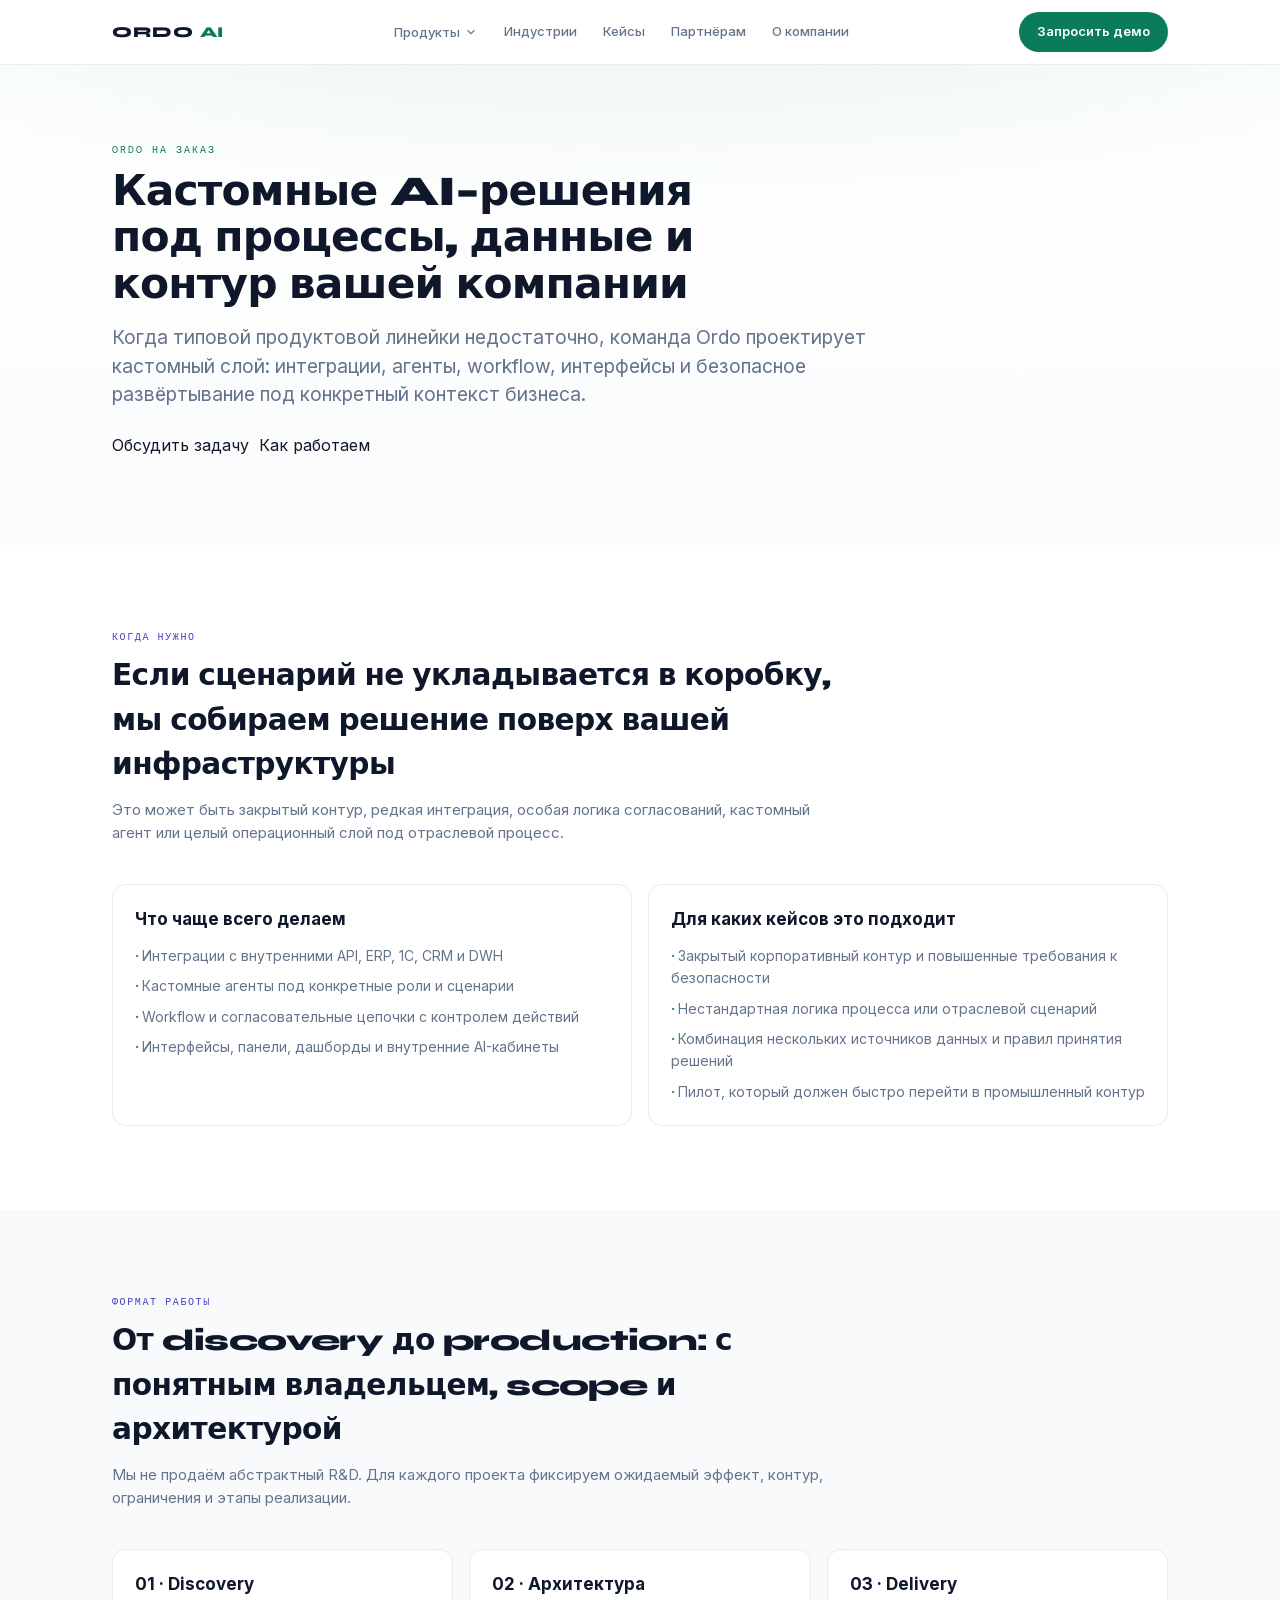
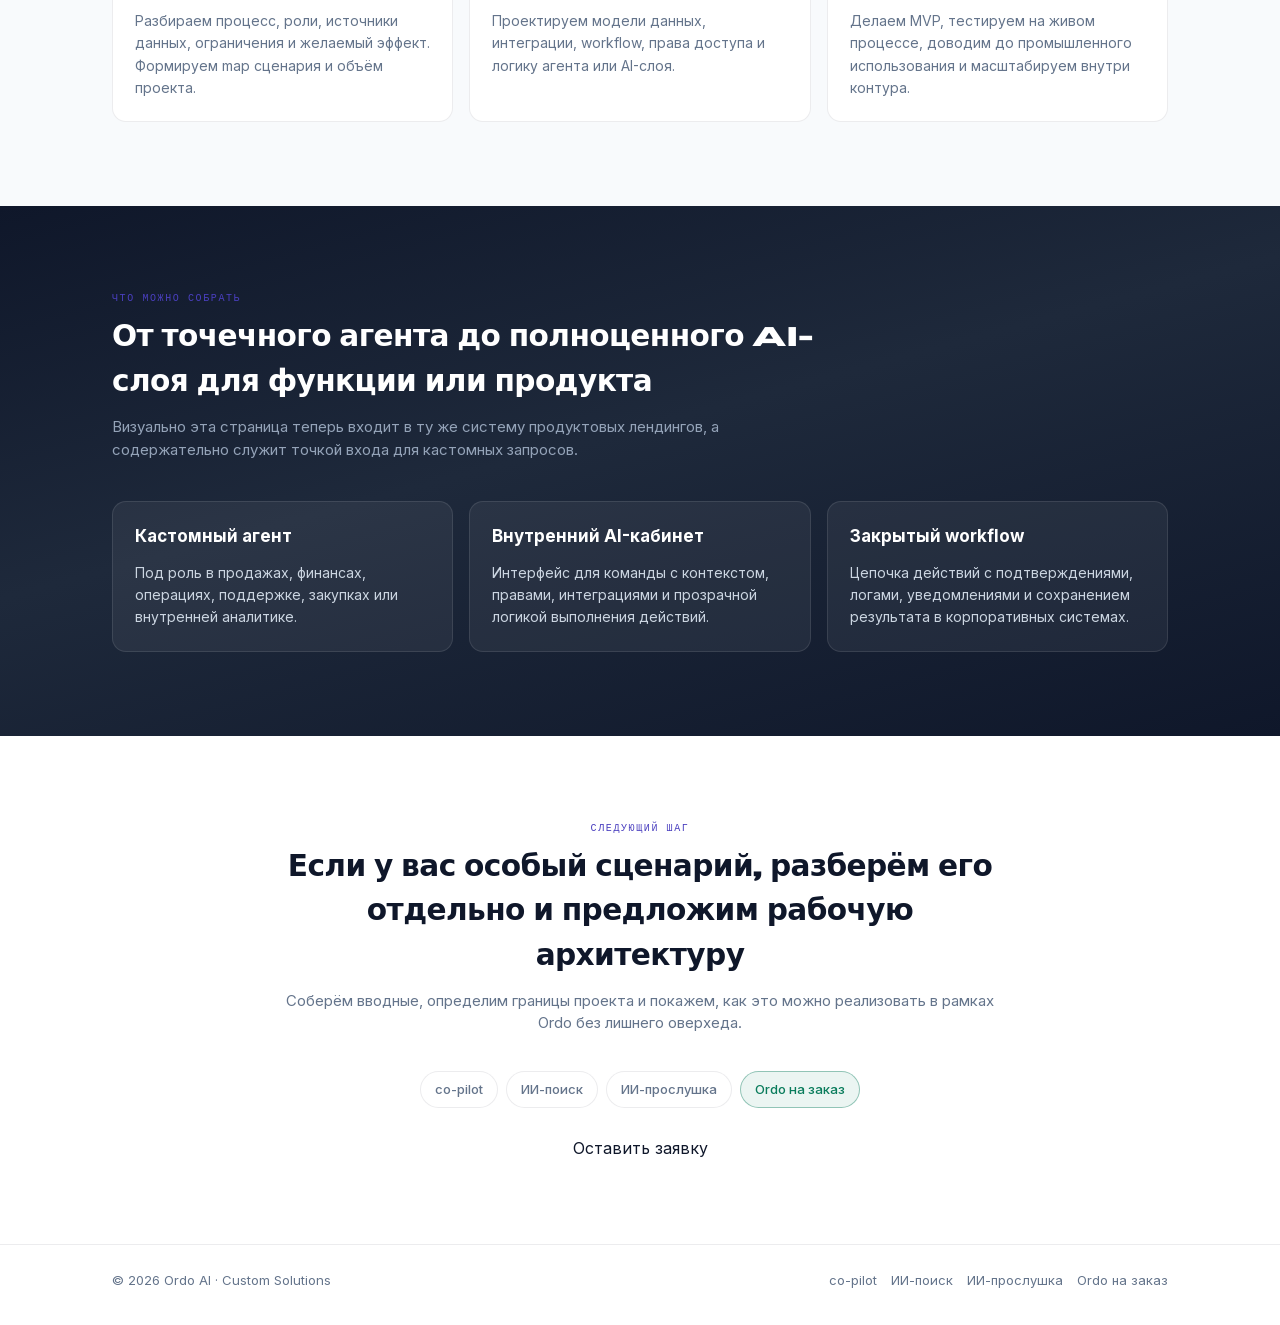
<file: custom/index.html>
<!DOCTYPE html>
<html lang="ru">
<head>
<meta charset="UTF-8"/>
<meta name="viewport" content="width=device-width, initial-scale=1.0"/>
<link rel="icon" href="../favicon.svg" type="image/svg+xml"/>
<link rel="icon" href="../favicon-48.png" type="image/png" sizes="48x48"/>
<link rel="icon" href="../favicon-32.png" type="image/png" sizes="32x32"/>
<link rel="apple-touch-icon" href="../apple-touch-icon.png"/>
<link rel="manifest" href="../site.webmanifest"/>
<meta name="theme-color" content="#0a7c5c"/>
<title>Ordo AI — Ordo на заказ</title>
<link rel="preconnect" href="https://fonts.googleapis.com"/>
<link rel="preconnect" href="https://fonts.gstatic.com" crossorigin/>
<link href="https://fonts.googleapis.com/css2?family=Syne:wght@400;700;800&family=DM+Mono:wght@400;500&display=swap" rel="stylesheet"/>
<link rel="stylesheet" href="../styles/ordo-fonts.css"/>
<link rel="stylesheet" href="../styles/ordo-header.css"/>
<style>
  *, *::before, *::after { box-sizing: border-box; margin: 0; padding: 0; }
  :root {
    --accent: #0a7c5c;
    --accent-hover: #088f6a;
    --accent2: #4a3fbf;
    --text: #0f172a;
    --muted: #64748b;
    --border: rgba(15, 23, 42, 0.08);
    --surface: #f8fafc;
    --ff-display: 'Syne', system-ui, sans-serif;
    --ff-mono: 'DM Mono', monospace;
    --ff-body: 'Inter', system-ui, sans-serif;
  }
  html { scroll-behavior: smooth; }
  body { font-family: var(--ff-body); color: var(--text); background: #fff; min-height: 100vh; line-height: 1.5; }
  a { color: inherit; text-decoration: none; }
  .wrap { max-width: 1120px; margin: 0 auto; padding: 0 clamp(16px, 4vw, 32px); }
.hero {
    padding: clamp(40px, 6vw, 80px) 0 clamp(48px, 8vw, 88px);
    background: radial-gradient(ellipse 85% 55% at 50% -25%, rgba(10, 124, 92, 0.11), transparent), linear-gradient(180deg, #fff, #fafbfc);
  }
  .hero h1 { font-family: var(--ff-display); font-weight: 800; font-size: clamp(1.65rem, 3.8vw, 2.65rem); line-height: 1.1; letter-spacing: -0.02em; max-width: 15ch; }
  .hero-sub { font-size: clamp(1rem, 2vw, 1.2rem); color: var(--muted); margin-top: 14px; max-width: 40em; }
  .kicker { font-family: var(--ff-mono); font-size: 0.625rem; letter-spacing: 0.2em; color: var(--accent); margin-bottom: 12px; }
  .hero-cta { margin-top: 24px; display: flex; flex-wrap: wrap; gap: 10px; align-items: center; }
  section { padding: clamp(52px, 7vw, 84px) 0; scroll-margin-top: 72px; }
  .section-head { max-width: 720px; margin-bottom: clamp(28px, 4vw, 40px); }
  .section-head h2 { font-family: var(--ff-display); font-weight: 800; font-size: clamp(1.35rem, 2.6vw, 1.85rem); letter-spacing: -0.02em; }
  .section-head p { margin-top: 12px; color: var(--muted); font-size: 0.9375rem; }
  .section-label { font-family: var(--ff-mono); font-size: 0.625rem; letter-spacing: 0.16em; color: var(--accent2); margin-bottom: 10px; text-transform: uppercase; }
  .grid-2, .grid-3 { display: grid; gap: 16px; }
  @media (min-width: 860px) { .grid-2 { grid-template-columns: repeat(2, 1fr); } .grid-3 { grid-template-columns: repeat(3, 1fr); } }
  .card {
    padding: 22px; border-radius: 14px; border: 1px solid var(--border); background: #fff;
    display: flex; flex-direction: column; gap: 12px;
  }
  .card h3 { font-size: 1.0625rem; font-weight: 700; }
  .card p, .card li { font-size: 0.875rem; color: var(--muted); line-height: 1.6; }
  .card ul { list-style: none; display: flex; flex-direction: column; gap: 8px; }
  .card ul li::before { content: "· "; color: var(--accent); font-weight: 700; }
  .band { background: linear-gradient(165deg, #0f172a 0%, #1e293b 45%, #0f172a 100%); color: #e2e8f0; }
  .band .section-head h2 { color: #fff; }
  .band .section-head p { color: #94a3b8; }
  .band .card { background: rgba(255,255,255,0.06); border-color: rgba(255,255,255,0.1); }
  .band .card h3 { color: #fff; }
  .band .card p, .band .card li { color: #cbd5e1; }
  .suite { display: flex; flex-wrap: wrap; gap: 8px; justify-content: center; padding-top: 8px; }
  .suite a, .suite span {
    font-size: 0.8125rem; font-weight: 500; padding: 8px 14px; border-radius: 999px; border: 1px solid var(--border); color: var(--muted); background: #fff;
  }
  .suite span { color: var(--accent); border-color: rgba(10, 124, 92, 0.4); background: rgba(10, 124, 92, 0.08); }
  footer { padding: 26px 0 34px; border-top: 1px solid var(--border); font-size: 0.8125rem; color: var(--muted); }
  footer .wrap { display: flex; flex-direction: column; gap: 14px; align-items: center; text-align: center; }
  @media (min-width: 640px) { footer .wrap { flex-direction: row; justify-content: space-between; text-align: left; } }
  footer nav { display: flex; flex-wrap: wrap; gap: 14px; justify-content: center; }
  @media (min-width: 640px) { footer nav { justify-content: flex-start; } }
  footer a:hover { color: var(--accent); }
</style>
</head>
<body>
<header class="ordo-header" id="ordo-header">
  <div class="ordo-header__bar">
    <a class="ordo-brand" href="../index.html">ORDO<span> AI</span></a>
    <nav class="ordo-nav" aria-label="Основное">
      <div class="ordo-nav-item has-mega">
        <button type="button" class="ordo-nav-trigger" aria-expanded="false" aria-controls="ordo-mega-products">Продукты<svg viewBox="0 0 24 24" fill="none" stroke="currentColor" stroke-width="2" aria-hidden="true"><path d="m6 9 6 6 6-6"/></svg></button>
        <div id="ordo-mega-products" class="ordo-mega" role="region" aria-label="Продукты Ordo">
                                                  <div class="ordo-mega-grid">
            <a href="../copilot/" class="ordo-mega-card" data-ordo-sub="copilot"><span class="ordo-mega-card__visual ordo-mega-card__visual--icon"><img src="../assets/img/icons/crm.png" alt="" loading="lazy" decoding="async"/></span><span class="ordo-mega-card__title">Sales Copilot</span><span class="ordo-mega-card__desc">Подсказки менеджеру в момент сделки</span></a>
            <a href="../search/" class="ordo-mega-card" data-ordo-sub="search"><span class="ordo-mega-card__visual ordo-mega-card__visual--icon"><img src="../assets/img/icons/search.png" alt="" loading="lazy" decoding="async"/></span><span class="ordo-mega-card__title">AI Search</span><span class="ordo-mega-card__desc">Поиск и ассистент по каталогу e-commerce</span></a>
            <a href="../listening/" class="ordo-mega-card" data-ordo-sub="listening"><span class="ordo-mega-card__visual ordo-mega-card__visual--icon"><img src="../assets/img/icons/platform.png" alt="" loading="lazy" decoding="async"/></span><span class="ordo-mega-card__title">ИИ-прослушка</span><span class="ordo-mega-card__desc">Транскрибация и контроль качества звонков</span></a>
          </div></div>
      </div>
      <a class="ordo-nav-link" href="../industries/">Индустрии</a>
      <a class="ordo-nav-link" href="../cases/">Кейсы</a>
      <a class="ordo-nav-link" href="../partners/">Партнёрам</a>
            <a class="ordo-nav-link" href="../about/">О компании</a>
    </nav>
    <div class="ordo-header__actions">
      <a class="ordo-cta" href="../about/#contact">Запросить демо</a>
      <button type="button" class="ordo-burger" aria-label="Открыть меню" aria-expanded="false" aria-controls="ordo-mobile-nav"><svg width="20" height="20" viewBox="0 0 24 24" fill="none" stroke="currentColor" stroke-width="2" aria-hidden="true"><path d="M4 6h16M4 12h16M4 18h16"/></svg></button>
    </div>
  </div>
  <nav class="ordo-mobile" id="ordo-mobile-nav" aria-label="Мобильное меню">
    <div class="ordo-mobile-group">
      <button type="button" class="ordo-mobile-trigger" aria-expanded="false">Продукты<svg viewBox="0 0 24 24" fill="none" stroke="currentColor" stroke-width="2"><path d="m6 9 6 6 6-6"/></svg></button>
            <div class="ordo-mobile-panel">
        <a href="../copilot/">Sales Copilot</a>
        <a href="../search/">AI Search</a>
        <a href="../listening/">ИИ-прослушка</a>
      </div>
    </div>
    <a class="ordo-mobile-link" href="../industries/">Индустрии</a>
    <a class="ordo-mobile-link" href="../cases/">Кейсы</a>
    <a class="ordo-mobile-link" href="../partners/">Партнёрам</a>
    <a class="ordo-mobile-link" href="../about/">О компании</a>
    <a class="ordo-mobile-cta" href="../about/#contact">Запросить демо</a>
  </nav>
</header>
<div class="ordo-backdrop" aria-hidden="true"></div>


<section class="hero">
  <div class="wrap">
    <p class="kicker">ORDO НА ЗАКАЗ</p>
    <h1>Кастомные AI-решения под процессы, данные и контур вашей компании</h1>
    <p class="hero-sub">Когда типовой продуктовой линейки недостаточно, команда Ordo проектирует кастомный слой: интеграции, агенты, workflow, интерфейсы и безопасное развёртывание под конкретный контекст бизнеса.</p>
    <div class="hero-cta">
      <a class="btn-primary" href="../about/#contact">Обсудить задачу</a>
      <a class="btn-outline" href="#format">Как работаем</a>
    </div>
  </div>
</section>

<section id="why">
  <div class="wrap">
    <div class="section-head">
      <div class="section-label">Когда нужно</div>
      <h2>Если сценарий не укладывается в коробку, мы собираем решение поверх вашей инфраструктуры</h2>
      <p>Это может быть закрытый контур, редкая интеграция, особая логика согласований, кастомный агент или целый операционный слой под отраслевой процесс.</p>
    </div>
    <div class="grid-2">
      <article class="card">
        <h3>Что чаще всего делаем</h3>
        <ul>
          <li>Интеграции с внутренними API, ERP, 1С, CRM и DWH</li>
          <li>Кастомные агенты под конкретные роли и сценарии</li>
          <li>Workflow и согласовательные цепочки с контролем действий</li>
          <li>Интерфейсы, панели, дашборды и внутренние AI-кабинеты</li>
        </ul>
      </article>
      <article class="card">
        <h3>Для каких кейсов это подходит</h3>
        <ul>
          <li>Закрытый корпоративный контур и повышенные требования к безопасности</li>
          <li>Нестандартная логика процесса или отраслевой сценарий</li>
          <li>Комбинация нескольких источников данных и правил принятия решений</li>
          <li>Пилот, который должен быстро перейти в промышленный контур</li>
        </ul>
      </article>
    </div>
  </div>
</section>

<section id="format" style="background:var(--surface);">
  <div class="wrap">
    <div class="section-head">
      <div class="section-label">Формат работы</div>
      <h2>От discovery до production: с понятным владельцем, scope и архитектурой</h2>
      <p>Мы не продаём абстрактный R&D. Для каждого проекта фиксируем ожидаемый эффект, контур, ограничения и этапы реализации.</p>
    </div>
    <div class="grid-3">
      <article class="card">
        <h3>01 · Discovery</h3>
        <p>Разбираем процесс, роли, источники данных, ограничения и желаемый эффект. Формируем map сценария и объём проекта.</p>
      </article>
      <article class="card">
        <h3>02 · Архитектура</h3>
        <p>Проектируем модели данных, интеграции, workflow, права доступа и логику агента или AI-слоя.</p>
      </article>
      <article class="card">
        <h3>03 · Delivery</h3>
        <p>Делаем MVP, тестируем на живом процессе, доводим до промышленного использования и масштабируем внутри контура.</p>
      </article>
    </div>
  </div>
</section>

<section class="band">
  <div class="wrap">
    <div class="section-head">
      <div class="section-label">Что можно собрать</div>
      <h2>От точечного агента до полноценного AI-слоя для функции или продукта</h2>
      <p>Визуально эта страница теперь входит в ту же систему продуктовых лендингов, а содержательно служит точкой входа для кастомных запросов.</p>
    </div>
    <div class="grid-3">
      <article class="card">
        <h3>Кастомный агент</h3>
        <p>Под роль в продажах, финансах, операциях, поддержке, закупках или внутренней аналитике.</p>
      </article>
      <article class="card">
        <h3>Внутренний AI-кабинет</h3>
        <p>Интерфейс для команды с контекстом, правами, интеграциями и прозрачной логикой выполнения действий.</p>
      </article>
      <article class="card">
        <h3>Закрытый workflow</h3>
        <p>Цепочка действий с подтверждениями, логами, уведомлениями и сохранением результата в корпоративных системах.</p>
      </article>
    </div>
  </div>
</section>

<section id="cta">
  <div class="wrap">
    <div class="section-head" style="margin:0 auto 28px;text-align:center;">
      <div class="section-label">Следующий шаг</div>
      <h2>Если у вас особый сценарий, разберём его отдельно и предложим рабочую архитектуру</h2>
      <p>Соберём вводные, определим границы проекта и покажем, как это можно реализовать в рамках Ordo без лишнего оверхеда.</p>
    </div>
    <div class="suite">
      <a href="../copilot/">co-pilot</a>
      <a href="../search/">ИИ-поиск</a>
      <a href="../listening/">ИИ-прослушка</a>
      <span>Ordo на заказ</span>
    </div>
    <div style="display:flex;justify-content:center;margin-top:28px;">
      <a class="btn-primary" href="../about/#contact">Оставить заявку</a>
    </div>
  </div>
</section>

<footer>
  <div class="wrap">
    <span>© 2026 Ordo AI · Custom Solutions</span>
    <nav aria-label="Подвал">
      <a href="../copilot/">co-pilot</a>
      <a href="../search/">ИИ-поиск</a>
      <a href="../listening/">ИИ-прослушка</a>
      <a href="index.html">Ordo на заказ</a>
    </nav>
  </div>
</footer>

<script src="../js/ordo-header.js?v=20260520"></script>
</body>
</html>
</file>
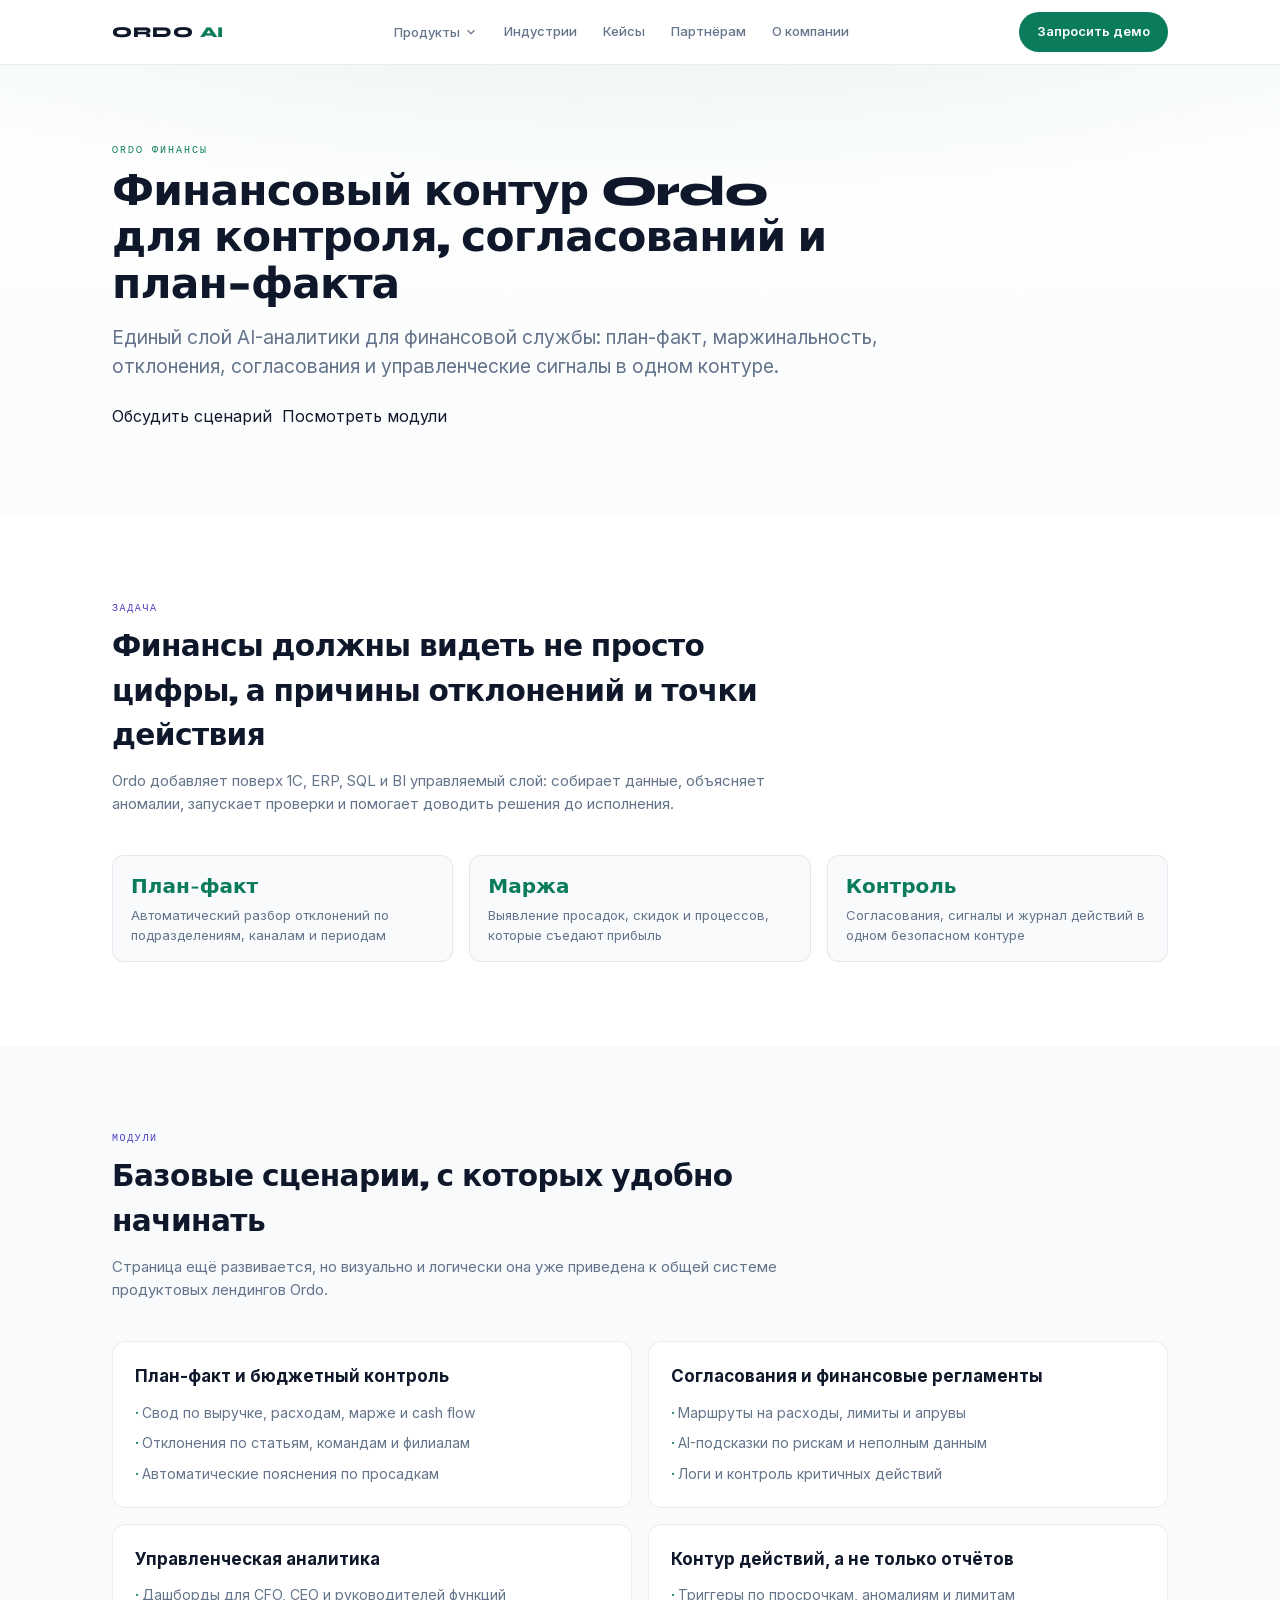
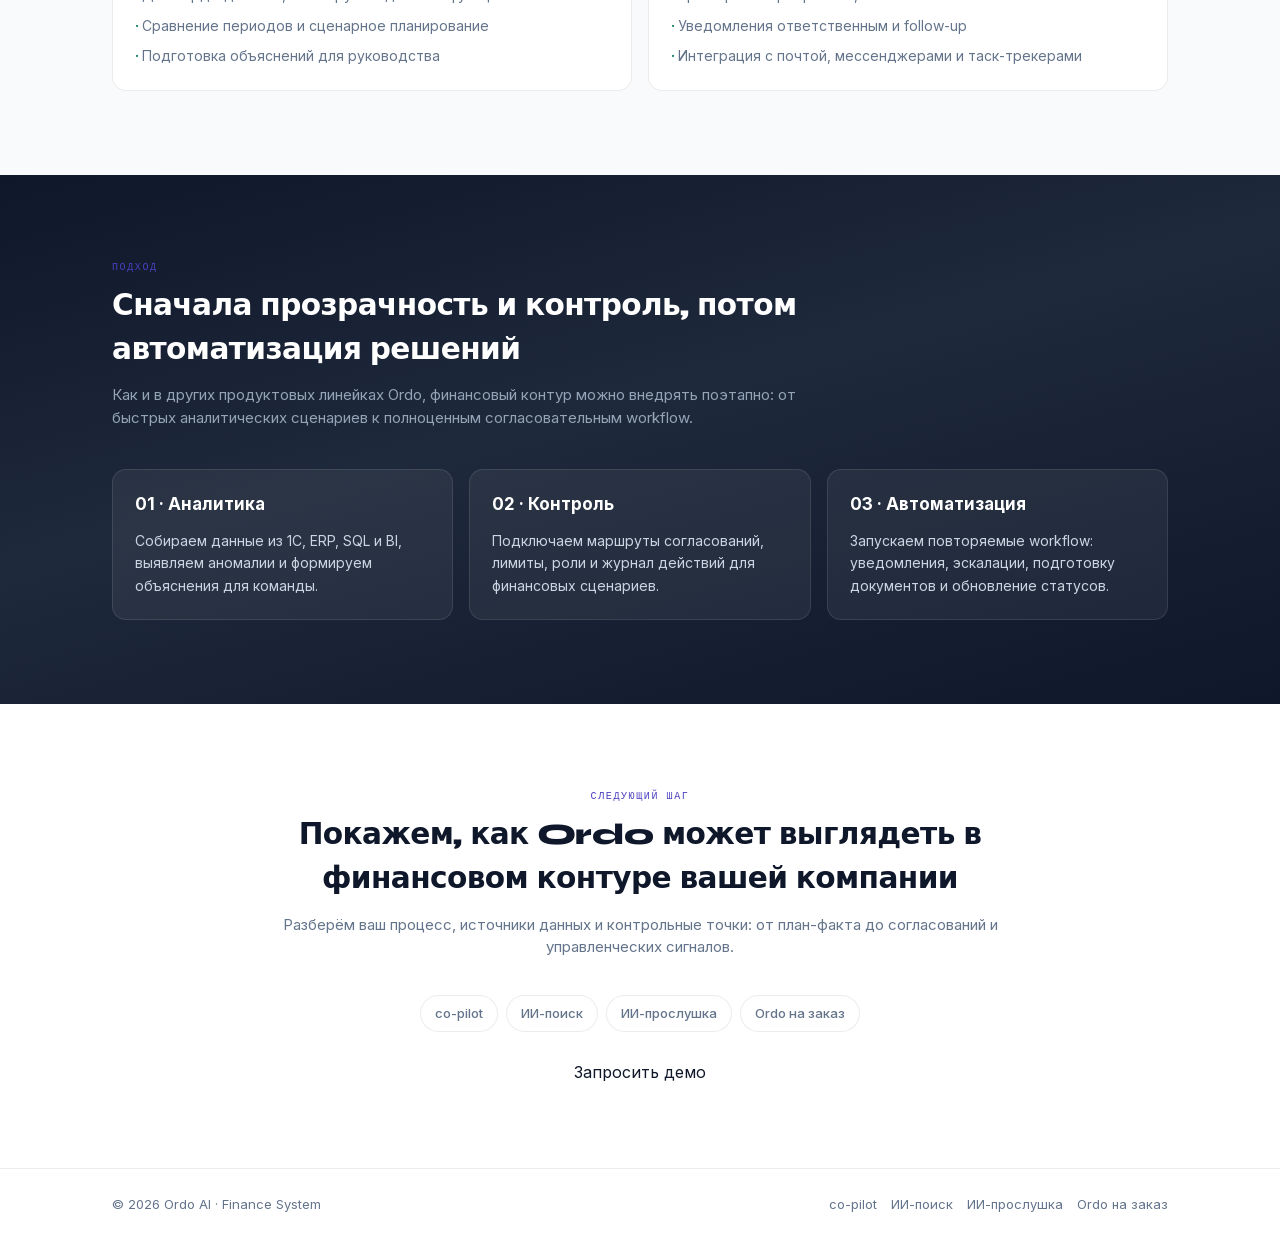
<file: finance/index.html>
<!DOCTYPE html>
<html lang="ru">
<head>
<meta charset="UTF-8"/>
<meta name="viewport" content="width=device-width, initial-scale=1.0"/>
<link rel="icon" href="../favicon.svg" type="image/svg+xml"/>
<link rel="icon" href="../favicon-48.png" type="image/png" sizes="48x48"/>
<link rel="icon" href="../favicon-32.png" type="image/png" sizes="32x32"/>
<link rel="apple-touch-icon" href="../apple-touch-icon.png"/>
<link rel="manifest" href="../site.webmanifest"/>
<meta name="theme-color" content="#0a7c5c"/>
<title>Ordo AI — ORDO финансы</title>
<link rel="preconnect" href="https://fonts.googleapis.com"/>
<link rel="preconnect" href="https://fonts.gstatic.com" crossorigin/>
<link href="https://fonts.googleapis.com/css2?family=Syne:wght@400;700;800&family=DM+Mono:wght@400;500&display=swap" rel="stylesheet"/>
<link rel="stylesheet" href="../styles/ordo-fonts.css"/>
<link rel="stylesheet" href="../styles/ordo-header.css"/>
<style>
  *, *::before, *::after { box-sizing: border-box; margin: 0; padding: 0; }
  :root {
    --accent: #0a7c5c;
    --accent-hover: #088f6a;
    --accent2: #4a3fbf;
    --text: #0f172a;
    --muted: #64748b;
    --border: rgba(15, 23, 42, 0.08);
    --surface: #f8fafc;
    --ff-display: 'Syne', system-ui, sans-serif;
    --ff-mono: 'DM Mono', monospace;
    --ff-body: 'Inter', system-ui, sans-serif;
  }
  html { scroll-behavior: smooth; }
  body { font-family: var(--ff-body); color: var(--text); background: #fff; min-height: 100vh; line-height: 1.5; }
  a { color: inherit; text-decoration: none; }
  .wrap { max-width: 1120px; margin: 0 auto; padding: 0 clamp(16px, 4vw, 32px); }
.hero {
    padding: clamp(40px, 6vw, 80px) 0 clamp(48px, 8vw, 88px);
    background: radial-gradient(ellipse 85% 55% at 50% -25%, rgba(10, 124, 92, 0.11), transparent), linear-gradient(180deg, #fff, #fafbfc);
  }
  .hero h1 { font-family: var(--ff-display); font-weight: 800; font-size: clamp(1.65rem, 3.8vw, 2.65rem); line-height: 1.1; letter-spacing: -0.02em; max-width: 16ch; }
  .hero-sub { font-size: clamp(1rem, 2vw, 1.2rem); color: var(--muted); margin-top: 14px; max-width: 40em; }
  .kicker { font-family: var(--ff-mono); font-size: 0.625rem; letter-spacing: 0.2em; color: var(--accent); margin-bottom: 12px; }
  .hero-cta { margin-top: 24px; display: flex; flex-wrap: wrap; gap: 10px; align-items: center; }
  section { padding: clamp(52px, 7vw, 84px) 0; scroll-margin-top: 72px; }
  .section-head { max-width: 720px; margin-bottom: clamp(28px, 4vw, 40px); }
  .section-head h2 { font-family: var(--ff-display); font-weight: 800; font-size: clamp(1.35rem, 2.6vw, 1.85rem); letter-spacing: -0.02em; }
  .section-head p { margin-top: 12px; color: var(--muted); font-size: 0.9375rem; }
  .section-label { font-family: var(--ff-mono); font-size: 0.625rem; letter-spacing: 0.16em; color: var(--accent2); margin-bottom: 10px; text-transform: uppercase; }
  .grid-2, .grid-3 { display: grid; gap: 16px; }
  @media (min-width: 860px) { .grid-2 { grid-template-columns: repeat(2, 1fr); } .grid-3 { grid-template-columns: repeat(3, 1fr); } }
  .card {
    padding: 22px; border-radius: 14px; border: 1px solid var(--border); background: #fff;
    display: flex; flex-direction: column; gap: 12px;
  }
  .card h3 { font-size: 1.0625rem; font-weight: 700; }
  .card p, .card li { font-size: 0.875rem; color: var(--muted); line-height: 1.6; }
  .card ul { list-style: none; display: flex; flex-direction: column; gap: 8px; }
  .card ul li::before { content: "· "; color: var(--accent); font-weight: 700; }
  .metric {
    padding: 16px 18px; border-radius: 12px; border: 1px solid var(--border); background: var(--surface);
  }
  .metric strong { display: block; font-family: var(--ff-display); font-size: 1.25rem; color: var(--accent); }
  .metric span { display: block; margin-top: 4px; font-size: 0.8125rem; color: var(--muted); }
  .band { background: linear-gradient(165deg, #0f172a 0%, #1e293b 45%, #0f172a 100%); color: #e2e8f0; }
  .band .section-head h2 { color: #fff; }
  .band .section-head p { color: #94a3b8; }
  .band .card { background: rgba(255,255,255,0.06); border-color: rgba(255,255,255,0.1); }
  .band .card h3 { color: #fff; }
  .band .card p, .band .card li { color: #cbd5e1; }
  .suite { display: flex; flex-wrap: wrap; gap: 8px; justify-content: center; padding-top: 8px; }
  .suite a, .suite span {
    font-size: 0.8125rem; font-weight: 500; padding: 8px 14px; border-radius: 999px; border: 1px solid var(--border); color: var(--muted); background: #fff;
  }
  .suite span { color: var(--accent); border-color: rgba(10, 124, 92, 0.4); background: rgba(10, 124, 92, 0.08); }
  footer { padding: 26px 0 34px; border-top: 1px solid var(--border); font-size: 0.8125rem; color: var(--muted); }
  footer .wrap { display: flex; flex-direction: column; gap: 14px; align-items: center; text-align: center; }
  @media (min-width: 640px) { footer .wrap { flex-direction: row; justify-content: space-between; text-align: left; } }
  footer nav { display: flex; flex-wrap: wrap; gap: 14px; justify-content: center; }
  @media (min-width: 640px) { footer nav { justify-content: flex-start; } }
  footer a:hover { color: var(--accent); }
</style>
</head>
<body>
<header class="ordo-header" id="ordo-header">
  <div class="ordo-header__bar">
    <a class="ordo-brand" href="../index.html">ORDO<span> AI</span></a>
    <nav class="ordo-nav" aria-label="Основное">
      <div class="ordo-nav-item has-mega">
        <button type="button" class="ordo-nav-trigger" aria-expanded="false" aria-controls="ordo-mega-products">Продукты<svg viewBox="0 0 24 24" fill="none" stroke="currentColor" stroke-width="2" aria-hidden="true"><path d="m6 9 6 6 6-6"/></svg></button>
        <div id="ordo-mega-products" class="ordo-mega" role="region" aria-label="Продукты Ordo">
                                                  <div class="ordo-mega-grid">
            <a href="../copilot/" class="ordo-mega-card" data-ordo-sub="copilot"><span class="ordo-mega-card__visual ordo-mega-card__visual--icon"><img src="../assets/img/icons/crm.png" alt="" loading="lazy" decoding="async"/></span><span class="ordo-mega-card__title">Sales Copilot</span><span class="ordo-mega-card__desc">Подсказки менеджеру в момент сделки</span></a>
            <a href="../search/" class="ordo-mega-card" data-ordo-sub="search"><span class="ordo-mega-card__visual ordo-mega-card__visual--icon"><img src="../assets/img/icons/search.png" alt="" loading="lazy" decoding="async"/></span><span class="ordo-mega-card__title">AI Search</span><span class="ordo-mega-card__desc">Поиск и ассистент по каталогу e-commerce</span></a>
            <a href="../listening/" class="ordo-mega-card" data-ordo-sub="listening"><span class="ordo-mega-card__visual ordo-mega-card__visual--icon"><img src="../assets/img/icons/platform.png" alt="" loading="lazy" decoding="async"/></span><span class="ordo-mega-card__title">ИИ-прослушка</span><span class="ordo-mega-card__desc">Транскрибация и контроль качества звонков</span></a>
          </div></div>
      </div>
      <a class="ordo-nav-link" href="../industries/">Индустрии</a>
      <a class="ordo-nav-link" href="../cases/">Кейсы</a>
      <a class="ordo-nav-link" href="../partners/">Партнёрам</a>
            <a class="ordo-nav-link" href="../about/">О компании</a>
    </nav>
    <div class="ordo-header__actions">
      <a class="ordo-cta" href="../about/#contact">Запросить демо</a>
      <button type="button" class="ordo-burger" aria-label="Открыть меню" aria-expanded="false" aria-controls="ordo-mobile-nav"><svg width="20" height="20" viewBox="0 0 24 24" fill="none" stroke="currentColor" stroke-width="2" aria-hidden="true"><path d="M4 6h16M4 12h16M4 18h16"/></svg></button>
    </div>
  </div>
  <nav class="ordo-mobile" id="ordo-mobile-nav" aria-label="Мобильное меню">
    <div class="ordo-mobile-group">
      <button type="button" class="ordo-mobile-trigger" aria-expanded="false">Продукты<svg viewBox="0 0 24 24" fill="none" stroke="currentColor" stroke-width="2"><path d="m6 9 6 6 6-6"/></svg></button>
            <div class="ordo-mobile-panel">
        <a href="../copilot/">Sales Copilot</a>
        <a href="../search/">AI Search</a>
        <a href="../listening/">ИИ-прослушка</a>
      </div>
    </div>
    <a class="ordo-mobile-link" href="../industries/">Индустрии</a>
    <a class="ordo-mobile-link" href="../cases/">Кейсы</a>
    <a class="ordo-mobile-link" href="../partners/">Партнёрам</a>
    <a class="ordo-mobile-link" href="../about/">О компании</a>
    <a class="ordo-mobile-cta" href="../about/#contact">Запросить демо</a>
  </nav>
</header>
<div class="ordo-backdrop" aria-hidden="true"></div>


<section class="hero">
  <div class="wrap">
    <p class="kicker">ORDO ФИНАНСЫ</p>
    <h1>Финансовый контур Ordo для контроля, согласований и план-факта</h1>
    <p class="hero-sub">Единый слой AI-аналитики для финансовой службы: план-факт, маржинальность, отклонения, согласования и управленческие сигналы в одном контуре.</p>
    <div class="hero-cta">
      <a class="btn-primary" href="../about/#contact">Обсудить сценарий</a>
      <a class="btn-outline" href="#modules">Посмотреть модули</a>
    </div>
  </div>
</section>

<section id="why">
  <div class="wrap">
    <div class="section-head">
      <div class="section-label">Задача</div>
      <h2>Финансы должны видеть не просто цифры, а причины отклонений и точки действия</h2>
      <p>Ordo добавляет поверх 1С, ERP, SQL и BI управляемый слой: собирает данные, объясняет аномалии, запускает проверки и помогает доводить решения до исполнения.</p>
    </div>
    <div class="grid-3">
      <article class="metric"><strong>План-факт</strong><span>Автоматический разбор отклонений по подразделениям, каналам и периодам</span></article>
      <article class="metric"><strong>Маржа</strong><span>Выявление просадок, скидок и процессов, которые съедают прибыль</span></article>
      <article class="metric"><strong>Контроль</strong><span>Согласования, сигналы и журнал действий в одном безопасном контуре</span></article>
    </div>
  </div>
</section>

<section id="modules" style="background:var(--surface);">
  <div class="wrap">
    <div class="section-head">
      <div class="section-label">Модули</div>
      <h2>Базовые сценарии, с которых удобно начинать</h2>
      <p>Страница ещё развивается, но визуально и логически она уже приведена к общей системе продуктовых лендингов Ordo.</p>
    </div>
    <div class="grid-2">
      <article class="card">
        <h3>План-факт и бюджетный контроль</h3>
        <ul>
          <li>Свод по выручке, расходам, марже и cash flow</li>
          <li>Отклонения по статьям, командам и филиалам</li>
          <li>Автоматические пояснения по просадкам</li>
        </ul>
      </article>
      <article class="card">
        <h3>Согласования и финансовые регламенты</h3>
        <ul>
          <li>Маршруты на расходы, лимиты и апрувы</li>
          <li>AI-подсказки по рискам и неполным данным</li>
          <li>Логи и контроль критичных действий</li>
        </ul>
      </article>
      <article class="card">
        <h3>Управленческая аналитика</h3>
        <ul>
          <li>Дашборды для CFO, CEO и руководителей функций</li>
          <li>Сравнение периодов и сценарное планирование</li>
          <li>Подготовка объяснений для руководства</li>
        </ul>
      </article>
      <article class="card">
        <h3>Контур действий, а не только отчётов</h3>
        <ul>
          <li>Триггеры по просрочкам, аномалиям и лимитам</li>
          <li>Уведомления ответственным и follow-up</li>
          <li>Интеграция с почтой, мессенджерами и таск-трекерами</li>
        </ul>
      </article>
    </div>
  </div>
</section>

<section class="band">
  <div class="wrap">
    <div class="section-head">
      <div class="section-label">Подход</div>
      <h2>Сначала прозрачность и контроль, потом автоматизация решений</h2>
      <p>Как и в других продуктовых линейках Ordo, финансовый контур можно внедрять поэтапно: от быстрых аналитических сценариев к полноценным согласовательным workflow.</p>
    </div>
    <div class="grid-3">
      <article class="card">
        <h3>01 · Аналитика</h3>
        <p>Собираем данные из 1С, ERP, SQL и BI, выявляем аномалии и формируем объяснения для команды.</p>
      </article>
      <article class="card">
        <h3>02 · Контроль</h3>
        <p>Подключаем маршруты согласований, лимиты, роли и журнал действий для финансовых сценариев.</p>
      </article>
      <article class="card">
        <h3>03 · Автоматизация</h3>
        <p>Запускаем повторяемые workflow: уведомления, эскалации, подготовку документов и обновление статусов.</p>
      </article>
    </div>
  </div>
</section>

<section id="cta">
  <div class="wrap">
    <div class="section-head" style="margin:0 auto 28px;text-align:center;">
      <div class="section-label">Следующий шаг</div>
      <h2>Покажем, как Ordo может выглядеть в финансовом контуре вашей компании</h2>
      <p>Разберём ваш процесс, источники данных и контрольные точки: от план-факта до согласований и управленческих сигналов.</p>
    </div>
    <div class="suite">
      <a href="../copilot/">co-pilot</a>
      <a href="../search/">ИИ-поиск</a>
      <a href="../listening/">ИИ-прослушка</a>
      <a href="../custom/">Ordo на заказ</a>
    </div>
    <div style="display:flex;justify-content:center;margin-top:28px;">
      <a class="btn-primary" href="../about/#contact">Запросить демо</a>
    </div>
  </div>
</section>

<footer>
  <div class="wrap">
    <span>© 2026 Ordo AI · Finance System</span>
    <nav aria-label="Подвал">
      <a href="../copilot/">co-pilot</a>
      <a href="../search/">ИИ-поиск</a>
      <a href="../listening/">ИИ-прослушка</a>
      <a href="../custom/">Ordo на заказ</a>
    </nav>
  </div>
</footer>

<script src="../js/ordo-header.js?v=20260520"></script>
</body>
</html>
</file>
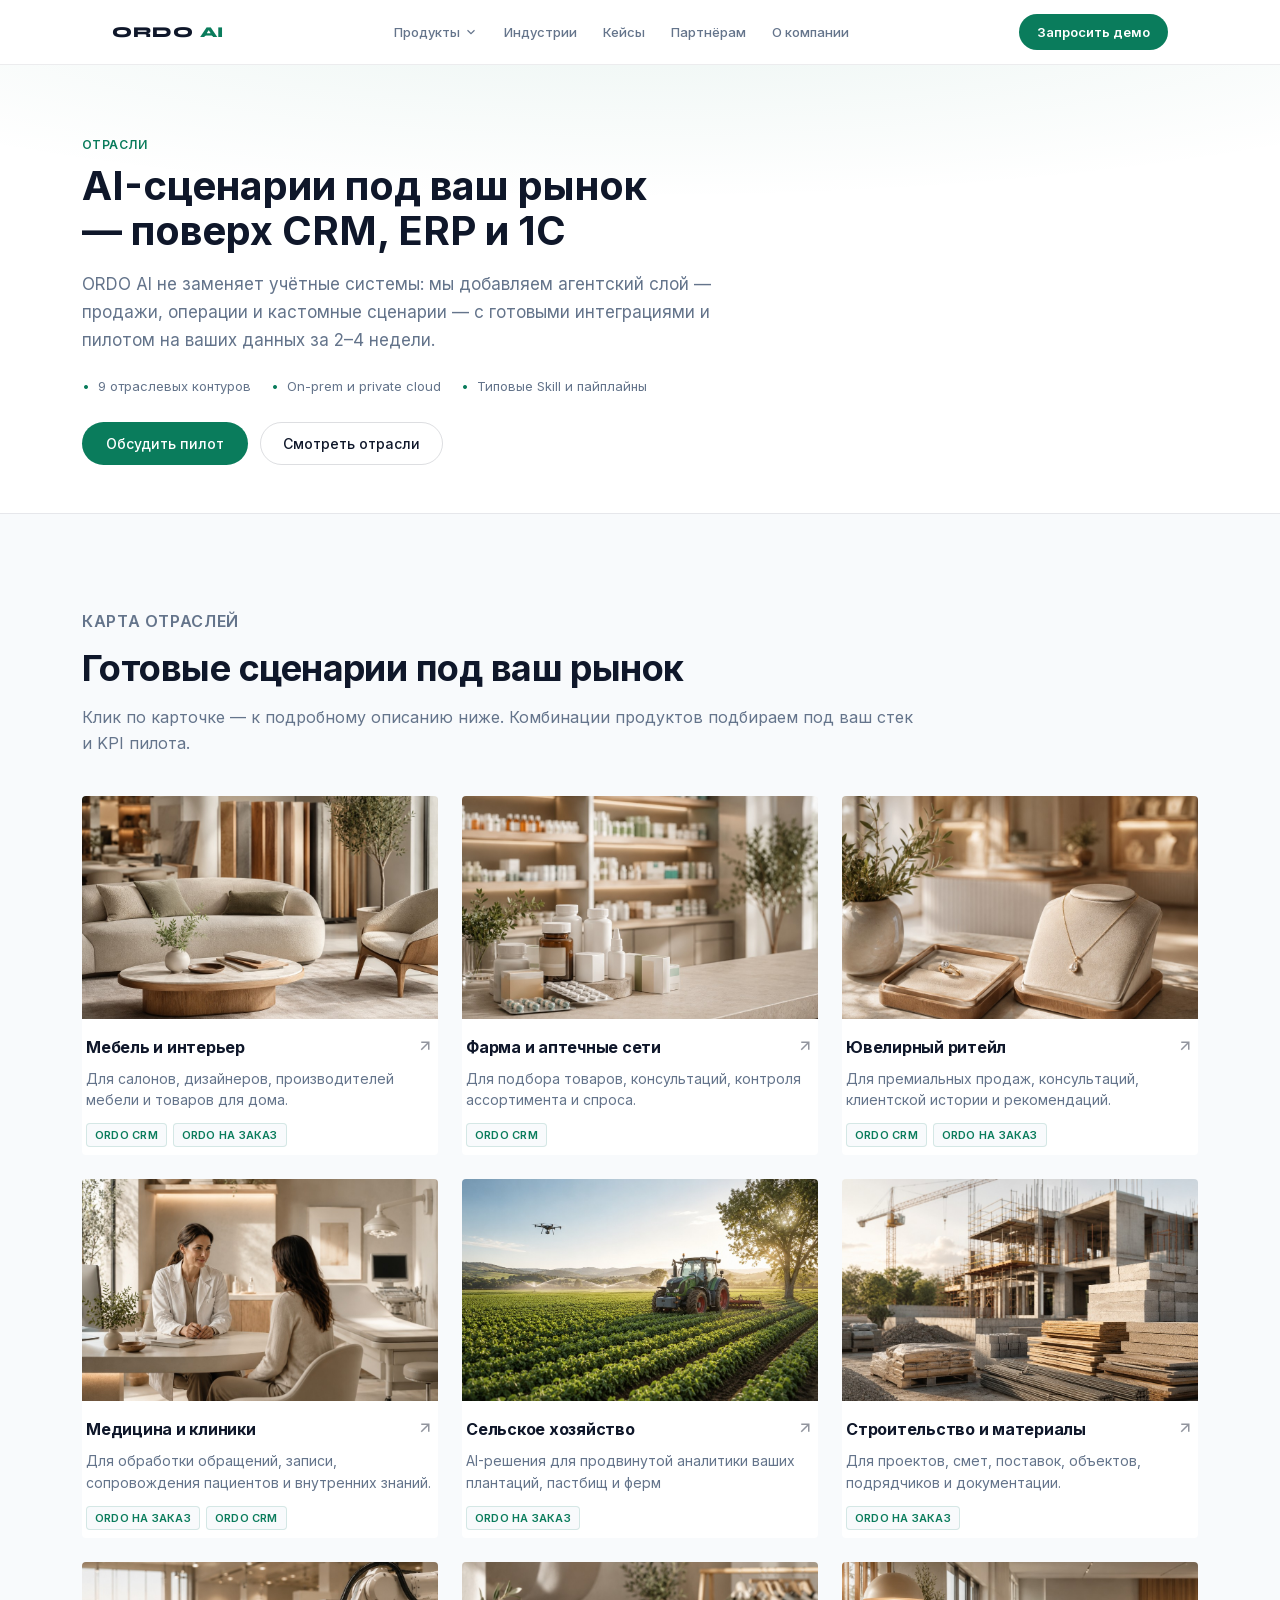
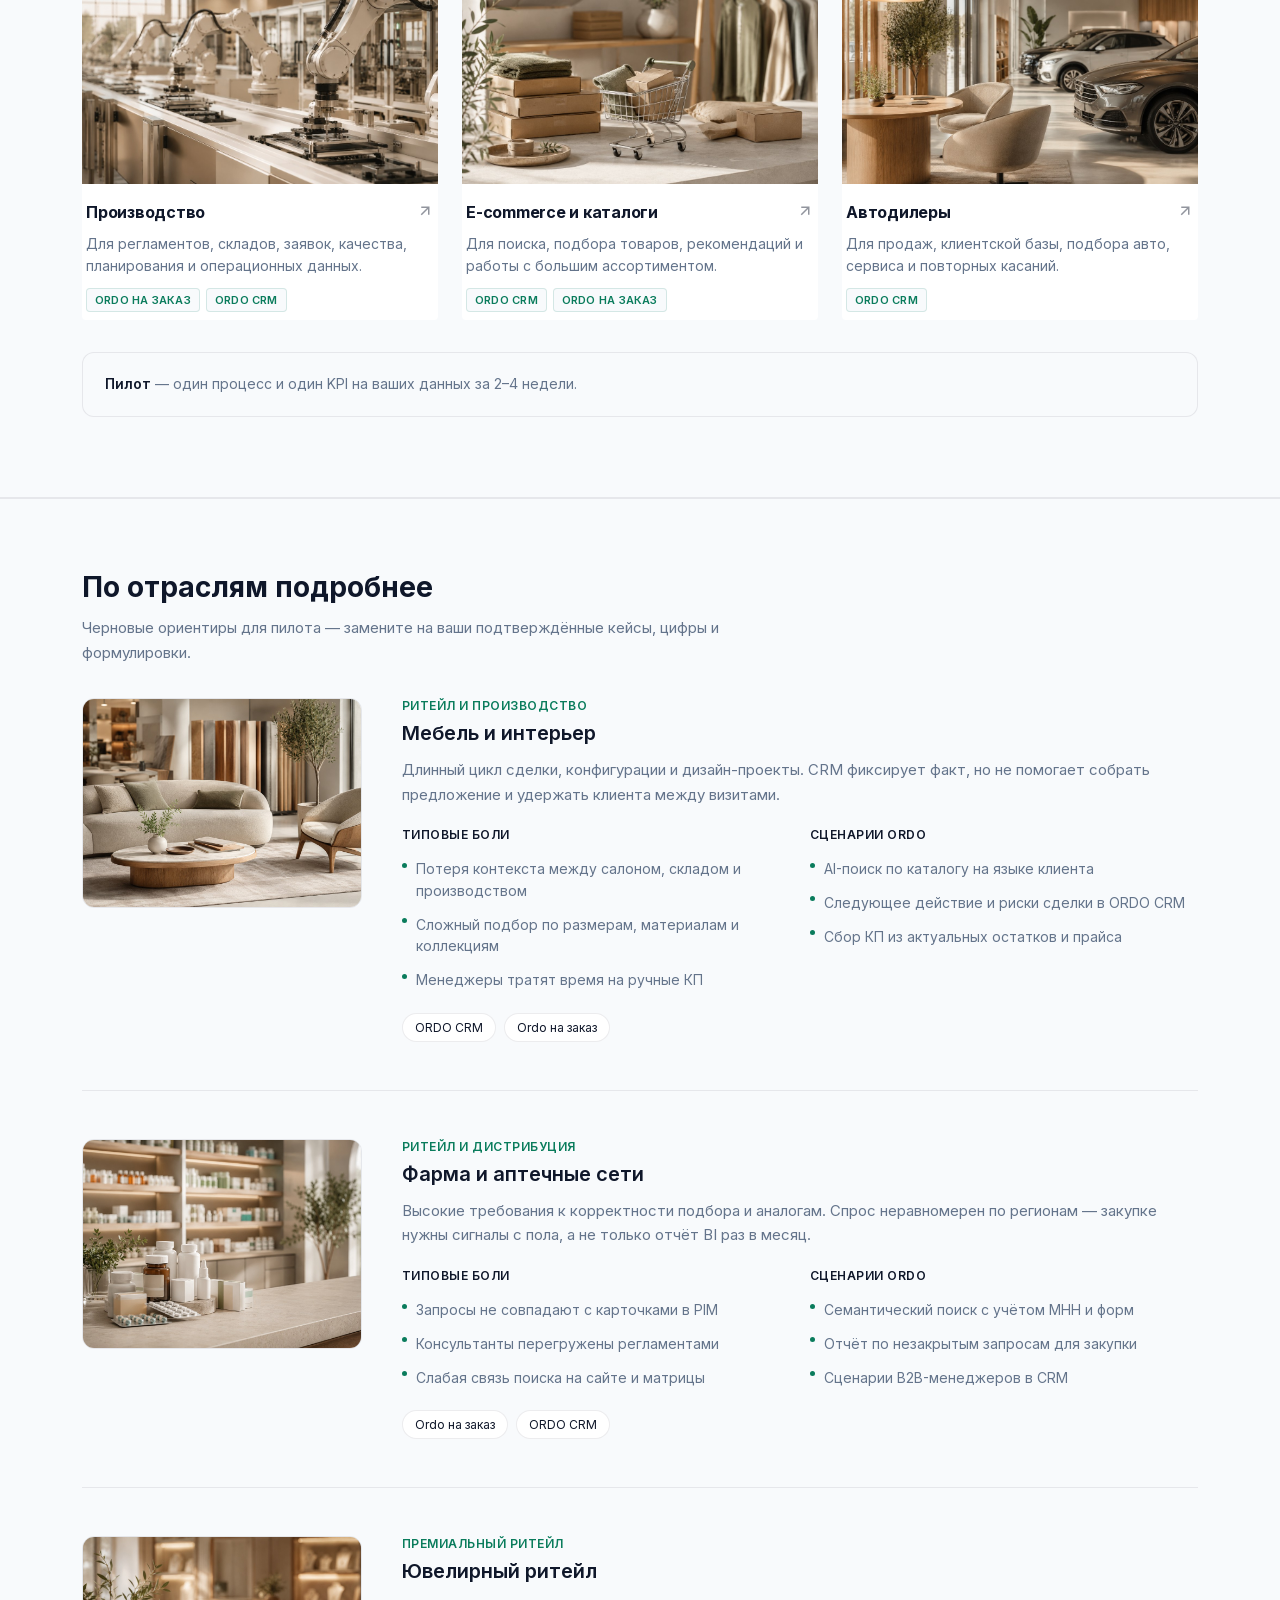
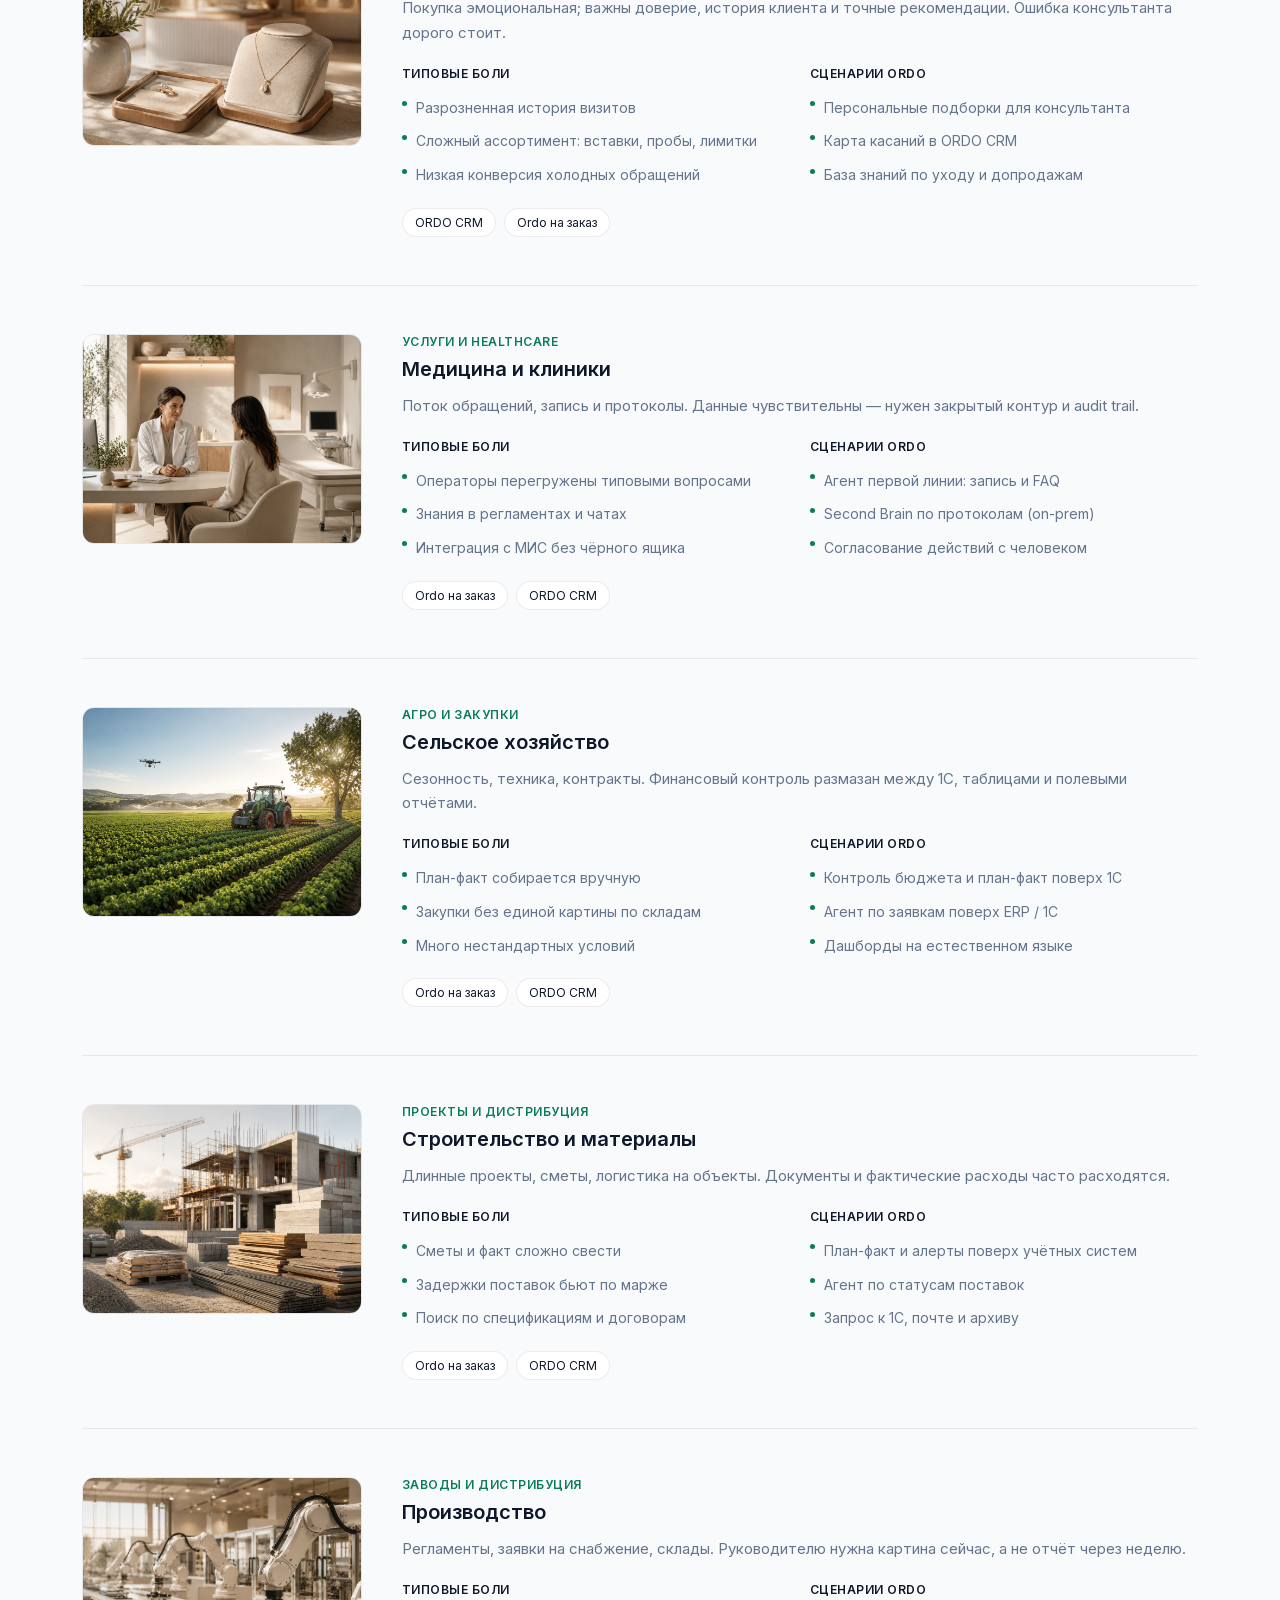
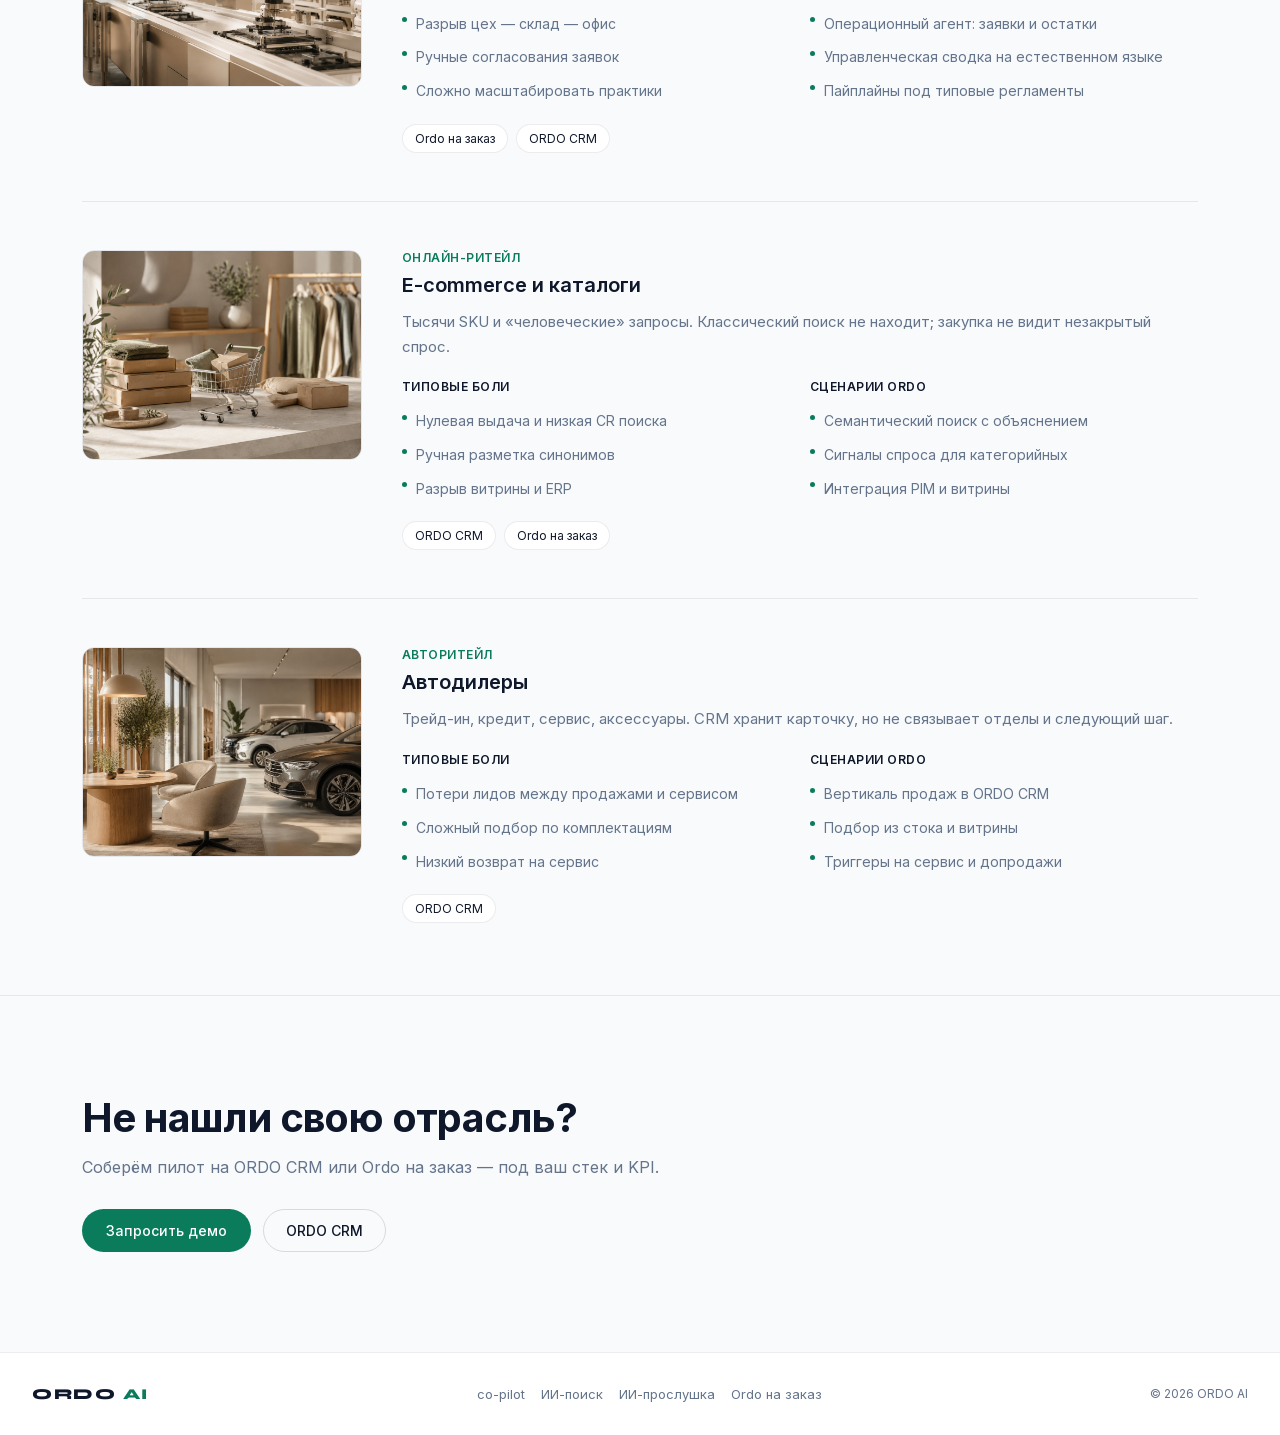
<file: industries/index.html>
<!DOCTYPE html>
<html lang="ru">
<head>
<meta charset="UTF-8"/>
<meta name="viewport" content="width=device-width, initial-scale=1.0"/>
<link rel="icon" href="../favicon.svg" type="image/svg+xml"/>
<link rel="icon" href="../favicon-48.png" type="image/png" sizes="48x48"/>
<link rel="icon" href="../favicon-32.png" type="image/png" sizes="32x32"/>
<link rel="apple-touch-icon" href="../apple-touch-icon.png"/>
<link rel="manifest" href="../site.webmanifest"/>
<meta name="theme-color" content="#0a7c5c"/>
<title>Отрасли — ORDO AI</title>
<meta name="description" content="Готовые сценарии Ordo для мебели, фармы, ритейла, медицины, e-commerce и других отраслей."/>
<link rel="preconnect" href="https://fonts.googleapis.com"/>
<link rel="preconnect" href="https://fonts.gstatic.com" crossorigin/>
<link href="https://fonts.googleapis.com/css2?family=Syne:wght@400;700;800&family=DM+Mono:wght@400;500&display=swap" rel="stylesheet"/>
<link rel="stylesheet" href="../styles/ordo-fonts.css"/>
<link rel="stylesheet" href="../styles/ordo-header.css"/>
<link rel="stylesheet" href="../styles/ordo-home.css"/>
<link rel="stylesheet" href="../styles/ordo-subpages.css"/>

</head>
<body>
<header class="ordo-header" id="ordo-header">
  <div class="ordo-header__bar">
    <a class="ordo-brand" href="../index.html">ORDO<span> AI</span></a>
    <nav class="ordo-nav" aria-label="Основное">
      <div class="ordo-nav-item has-mega">
        <button type="button" class="ordo-nav-trigger" aria-expanded="false" aria-controls="ordo-mega-products">Продукты<svg viewBox="0 0 24 24" fill="none" stroke="currentColor" stroke-width="2" aria-hidden="true"><path d="m6 9 6 6 6-6"/></svg></button>
        <div id="ordo-mega-products" class="ordo-mega" role="region" aria-label="Продукты Ordo">
                                                  <div class="ordo-mega-grid">
            <a href="../copilot/" class="ordo-mega-card" data-ordo-sub="copilot"><span class="ordo-mega-card__visual ordo-mega-card__visual--icon"><img src="../assets/img/icons/crm.png" alt="" loading="lazy" decoding="async"/></span><span class="ordo-mega-card__title">Sales Copilot</span><span class="ordo-mega-card__desc">Подсказки менеджеру в момент сделки</span></a>
            <a href="../search/" class="ordo-mega-card" data-ordo-sub="search"><span class="ordo-mega-card__visual ordo-mega-card__visual--icon"><img src="../assets/img/icons/search.png" alt="" loading="lazy" decoding="async"/></span><span class="ordo-mega-card__title">AI Search</span><span class="ordo-mega-card__desc">Поиск и ассистент по каталогу e-commerce</span></a>
            <a href="../listening/" class="ordo-mega-card" data-ordo-sub="listening"><span class="ordo-mega-card__visual ordo-mega-card__visual--icon"><img src="../assets/img/icons/platform.png" alt="" loading="lazy" decoding="async"/></span><span class="ordo-mega-card__title">ИИ-прослушка</span><span class="ordo-mega-card__desc">Транскрибация и контроль качества звонков</span></a>
          </div></div>
      </div>
      <a class="ordo-nav-link" href="../industries/" aria-current="page">Индустрии</a>
      <a class="ordo-nav-link" href="../cases/">Кейсы</a>
      <a class="ordo-nav-link" href="../partners/">Партнёрам</a>
      <a class="ordo-nav-link" href="../about/">О компании</a>
    </nav>
    <div class="ordo-header__actions">
      <a class="ordo-cta" href="../about/#contact" data-ordo-scroll-contact>Запросить демо</a>
      <button type="button" class="ordo-burger" aria-label="Открыть меню" aria-expanded="false" aria-controls="ordo-mobile-nav"><svg width="20" height="20" viewBox="0 0 24 24" fill="none" stroke="currentColor" stroke-width="2" aria-hidden="true"><path d="M4 6h16M4 12h16M4 18h16"/></svg></button>
              </div>
  </div>
  <nav class="ordo-mobile" id="ordo-mobile-nav" aria-label="Мобильное меню">
    <div class="ordo-mobile-group">
      <button type="button" class="ordo-mobile-trigger" aria-expanded="false">Продукты<svg viewBox="0 0 24 24" fill="none" stroke="currentColor" stroke-width="2"><path d="m6 9 6 6 6-6"/></svg></button>
            <div class="ordo-mobile-panel">
        <a href="../copilot/">Sales Copilot</a>
        <a href="../search/">AI Search</a>
        <a href="../listening/">ИИ-прослушка</a>
      </div>
          </div>
    <a class="ordo-mobile-link" href="../industries/" aria-current="page">Индустрии</a>
    <a class="ordo-mobile-link" href="../cases/">Кейсы</a>
    <a class="ordo-mobile-link" href="../partners/">Партнёрам</a>
    <a class="ordo-mobile-link" href="../about/">О компании</a>
    <a class="ordo-mobile-cta" href="../about/#contact">Запросить демо</a>
  </nav>
</header>
<main>
  <section class="page-hero">
    <div class="home-wrap">
      <p class="home-section__label">Отрасли</p>
      <h1>AI-сценарии под ваш рынок — поверх CRM, ERP и 1С</h1>
      <p class="page-hero__lead">ORDO AI не заменяет учётные системы: мы добавляем агентский слой — продажи, операции и кастомные сценарии — с готовыми интеграциями и пилотом на ваших данных за 2–4 недели.</p>
      <div class="page-hero__meta">
        <span>9 отраслевых контуров</span>
        <span>On-prem и private cloud</span>
        <span>Типовые Skill и пайплайны</span>
      </div>
      <div class="page-hero__actions">
        <a class="btn-primary" href="../about/#contact">Обсудить пилот</a>
        <a class="btn-ghost" href="#industries-grid">Смотреть отрасли</a>
      </div>
    </div>
  </section>
<section class="home-ready home-section--alt" id="industries-grid" aria-labelledby="industries-heading">
    <div class="home-wrap">
      <div class="home-ready__head">
        <p class="home-ready__badge">Карта отраслей</p>
        <h2 id="industries-heading">Готовые сценарии под ваш рынок</h2>
        <p>Клик по карточке — к подробному описанию ниже. Комбинации продуктов подбираем под ваш стек и KPI пилота.</p>
      </div>
      <div class="home-ready__grid home-ready__grid--industries">
        <a class="home-ready-card" href="#furniture">
          <div class="home-ready-card__img"><img src="../assets/img/industries/furniture.png" alt="Мебель и интерьер" loading="lazy" decoding="async"/></div>
          <div class="home-ready-card__body">
            <div class="home-ready-card__title-row"><span class="home-ready-card__title">Мебель и интерьер</span><svg class="home-ready-card__arrow" viewBox="0 0 24 24" fill="none" stroke="currentColor" stroke-width="2" aria-hidden="true"><path d="M7 17 17 7M7 7h10v10"/></svg></div>
            <p class="home-ready-card__desc">Для салонов, дизайнеров, производителей мебели и товаров для дома.</p>
            <div class="home-ready-card__products"><span class="home-ready-card__tag">ORDO CRM</span><span class="home-ready-card__tag">Ordo на заказ</span></div>
          </div>
        </a>
        <a class="home-ready-card" href="#pharma">
          <div class="home-ready-card__img"><img src="../assets/img/industries/pharma.png" alt="Фарма и аптечные сети" loading="lazy" decoding="async"/></div>
          <div class="home-ready-card__body">
            <div class="home-ready-card__title-row"><span class="home-ready-card__title">Фарма и аптечные сети</span><svg class="home-ready-card__arrow" viewBox="0 0 24 24" fill="none" stroke="currentColor" stroke-width="2" aria-hidden="true"><path d="M7 17 17 7M7 7h10v10"/></svg></div>
            <p class="home-ready-card__desc">Для подбора товаров, консультаций, контроля ассортимента и спроса.</p>
            <div class="home-ready-card__products"><span class="home-ready-card__tag">ORDO CRM</span></div>
          </div>
        </a>
        <a class="home-ready-card" href="#jewelry">
          <div class="home-ready-card__img"><img src="../assets/img/industries/jewelry.png" alt="Ювелирный ритейл" loading="lazy" decoding="async"/></div>
          <div class="home-ready-card__body">
            <div class="home-ready-card__title-row"><span class="home-ready-card__title">Ювелирный ритейл</span><svg class="home-ready-card__arrow" viewBox="0 0 24 24" fill="none" stroke="currentColor" stroke-width="2" aria-hidden="true"><path d="M7 17 17 7M7 7h10v10"/></svg></div>
            <p class="home-ready-card__desc">Для премиальных продаж, консультаций, клиентской истории и рекомендаций.</p>
            <div class="home-ready-card__products"><span class="home-ready-card__tag">ORDO CRM</span><span class="home-ready-card__tag">Ordo на заказ</span></div>
          </div>
        </a>
        <a class="home-ready-card" href="#medicine">
          <div class="home-ready-card__img"><img src="../assets/img/industries/medicine.png" alt="Медицина и клиники" loading="lazy" decoding="async"/></div>
          <div class="home-ready-card__body">
            <div class="home-ready-card__title-row"><span class="home-ready-card__title">Медицина и клиники</span><svg class="home-ready-card__arrow" viewBox="0 0 24 24" fill="none" stroke="currentColor" stroke-width="2" aria-hidden="true"><path d="M7 17 17 7M7 7h10v10"/></svg></div>
            <p class="home-ready-card__desc">Для обработки обращений, записи, сопровождения пациентов и внутренних знаний.</p>
            <div class="home-ready-card__products"><span class="home-ready-card__tag">Ordo на заказ</span><span class="home-ready-card__tag">ORDO CRM</span></div>
          </div>
        </a>
        <a class="home-ready-card" href="#agriculture">
          <div class="home-ready-card__img"><img src="../assets/img/industries/agriculture.png" alt="Сельское хозяйство" loading="lazy" decoding="async"/></div>
          <div class="home-ready-card__body">
            <div class="home-ready-card__title-row"><span class="home-ready-card__title">Сельское хозяйство</span><svg class="home-ready-card__arrow" viewBox="0 0 24 24" fill="none" stroke="currentColor" stroke-width="2" aria-hidden="true"><path d="M7 17 17 7M7 7h10v10"/></svg></div>
            <p class="home-ready-card__desc">AI-решения для продвинутой аналитики ваших плантаций, пастбищ и ферм</p>
            <div class="home-ready-card__products"><span class="home-ready-card__tag">Ordo на заказ</span></div>
          </div>
        </a>
        <a class="home-ready-card" href="#construction">
          <div class="home-ready-card__img"><img src="../assets/img/industries/construction.png" alt="Строительство и материалы" loading="lazy" decoding="async"/></div>
          <div class="home-ready-card__body">
            <div class="home-ready-card__title-row"><span class="home-ready-card__title">Строительство и материалы</span><svg class="home-ready-card__arrow" viewBox="0 0 24 24" fill="none" stroke="currentColor" stroke-width="2" aria-hidden="true"><path d="M7 17 17 7M7 7h10v10"/></svg></div>
            <p class="home-ready-card__desc">Для проектов, смет, поставок, объектов, подрядчиков и документации.</p>
            <div class="home-ready-card__products"><span class="home-ready-card__tag">Ordo на заказ</span></div>
          </div>
        </a>
        <a class="home-ready-card" href="#manufacturing">
          <div class="home-ready-card__img"><img src="../assets/img/industries/manufacturing.png" alt="Производство" loading="lazy" decoding="async"/></div>
          <div class="home-ready-card__body">
            <div class="home-ready-card__title-row"><span class="home-ready-card__title">Производство</span><svg class="home-ready-card__arrow" viewBox="0 0 24 24" fill="none" stroke="currentColor" stroke-width="2" aria-hidden="true"><path d="M7 17 17 7M7 7h10v10"/></svg></div>
            <p class="home-ready-card__desc">Для регламентов, складов, заявок, качества, планирования и операционных данных.</p>
            <div class="home-ready-card__products"><span class="home-ready-card__tag">Ordo на заказ</span><span class="home-ready-card__tag">ORDO CRM</span></div>
          </div>
        </a>
        <a class="home-ready-card" href="#ecommerce">
          <div class="home-ready-card__img"><img src="../assets/img/industries/ecommerce.png" alt="E-commerce и каталоги" loading="lazy" decoding="async"/></div>
          <div class="home-ready-card__body">
            <div class="home-ready-card__title-row"><span class="home-ready-card__title">E-commerce и каталоги</span><svg class="home-ready-card__arrow" viewBox="0 0 24 24" fill="none" stroke="currentColor" stroke-width="2" aria-hidden="true"><path d="M7 17 17 7M7 7h10v10"/></svg></div>
            <p class="home-ready-card__desc">Для поиска, подбора товаров, рекомендаций и работы с большим ассортиментом.</p>
            <div class="home-ready-card__products"><span class="home-ready-card__tag">ORDO CRM</span><span class="home-ready-card__tag">Ordo на заказ</span></div>
          </div>
        </a>
        <a class="home-ready-card" href="#auto">
          <div class="home-ready-card__img"><img src="../assets/img/industries/auto.png" alt="Автодилеры" loading="lazy" decoding="async"/></div>
          <div class="home-ready-card__body">
            <div class="home-ready-card__title-row"><span class="home-ready-card__title">Автодилеры</span><svg class="home-ready-card__arrow" viewBox="0 0 24 24" fill="none" stroke="currentColor" stroke-width="2" aria-hidden="true"><path d="M7 17 17 7M7 7h10v10"/></svg></div>
            <p class="home-ready-card__desc">Для продаж, клиентской базы, подбора авто, сервиса и повторных касаний.</p>
            <div class="home-ready-card__products"><span class="home-ready-card__tag">ORDO CRM</span></div>
          </div>
        </a>
      </div>
      <p class="home-ready__note"><strong>Пилот</strong> — один процесс и один KPI на ваших данных за 2–4 недели.</p>
    </div>
  </section>

  <section class="subsection subsection--alt" id="industries-detail">
    <div class="home-wrap">
      <h2>По отраслям подробнее</h2>
      <p class="subsection__lead">Черновые ориентиры для пилота — замените на ваши подтверждённые кейсы, цифры и формулировки.</p>
      <div class="industry-details">
        
<article class="industry-detail" id="furniture">
  <div class="industry-detail__visual"><img src="../assets/img/industries/furniture.png" alt="Мебель и интерьер" loading="lazy" decoding="async"/></div>
  <div >
    <p class="industry-detail__tag">Ритейл и производство</p>
    <h3>Мебель и интерьер</h3>
    <p class="industry-detail__intro">Длинный цикл сделки, конфигурации и дизайн-проекты. CRM фиксирует факт, но не помогает собрать предложение и удержать клиента между визитами.</p>
    <div class="industry-detail__cols">
      <div class="industry-detail__box">
        <h4>Типовые боли</h4>
        <ul><li>Потеря контекста между салоном, складом и производством</li><li>Сложный подбор по размерам, материалам и коллекциям</li><li>Менеджеры тратят время на ручные КП</li></ul>
      </div>
      <div class="industry-detail__box">
        <h4>Сценарии Ordo</h4>
        <ul><li>AI-поиск по каталогу на языке клиента</li><li>Следующее действие и риски сделки в ORDO CRM</li><li>Сбор КП из актуальных остатков и прайса</li></ul>
      </div>
    </div>
    <div class="industry-detail__products"><a href="../sales/">ORDO CRM</a><a href="../custom/">Ordo на заказ</a></div>
  </div>
</article>
<article class="industry-detail" id="pharma">
  <div class="industry-detail__visual"><img src="../assets/img/industries/pharma.png" alt="Фарма и аптечные сети" loading="lazy" decoding="async"/></div>
  <div >
    <p class="industry-detail__tag">Ритейл и дистрибуция</p>
    <h3>Фарма и аптечные сети</h3>
    <p class="industry-detail__intro">Высокие требования к корректности подбора и аналогам. Спрос неравномерен по регионам — закупке нужны сигналы с пола, а не только отчёт BI раз в месяц.</p>
    <div class="industry-detail__cols">
      <div class="industry-detail__box">
        <h4>Типовые боли</h4>
        <ul><li>Запросы не совпадают с карточками в PIM</li><li>Консультанты перегружены регламентами</li><li>Слабая связь поиска на сайте и матрицы</li></ul>
      </div>
      <div class="industry-detail__box">
        <h4>Сценарии Ordo</h4>
        <ul><li>Семантический поиск с учётом МНН и форм</li><li>Отчёт по незакрытым запросам для закупки</li><li>Сценарии B2B-менеджеров в CRM</li></ul>
      </div>
    </div>
    <div class="industry-detail__products"><a href="../custom/">Ordo на заказ</a><a href="../sales/">ORDO CRM</a></div>
  </div>
</article>
<article class="industry-detail" id="jewelry">
  <div class="industry-detail__visual"><img src="../assets/img/industries/jewelry.png" alt="Ювелирный ритейл" loading="lazy" decoding="async"/></div>
  <div >
    <p class="industry-detail__tag">Премиальный ритейл</p>
    <h3>Ювелирный ритейл</h3>
    <p class="industry-detail__intro">Покупка эмоциональная; важны доверие, история клиента и точные рекомендации. Ошибка консультанта дорого стоит.</p>
    <div class="industry-detail__cols">
      <div class="industry-detail__box">
        <h4>Типовые боли</h4>
        <ul><li>Разрозненная история визитов</li><li>Сложный ассортимент: вставки, пробы, лимитки</li><li>Низкая конверсия холодных обращений</li></ul>
      </div>
      <div class="industry-detail__box">
        <h4>Сценарии Ordo</h4>
        <ul><li>Персональные подборки для консультанта</li><li>Карта касаний в ORDO CRM</li><li>База знаний по уходу и допродажам</li></ul>
      </div>
    </div>
    <div class="industry-detail__products"><a href="../sales/">ORDO CRM</a><a href="../custom/">Ordo на заказ</a></div>
  </div>
</article>
<article class="industry-detail" id="medicine">
  <div class="industry-detail__visual"><img src="../assets/img/industries/medicine.png" alt="Медицина и клиники" loading="lazy" decoding="async"/></div>
  <div >
    <p class="industry-detail__tag">Услуги и healthcare</p>
    <h3>Медицина и клиники</h3>
    <p class="industry-detail__intro">Поток обращений, запись и протоколы. Данные чувствительны — нужен закрытый контур и audit trail.</p>
    <div class="industry-detail__cols">
      <div class="industry-detail__box">
        <h4>Типовые боли</h4>
        <ul><li>Операторы перегружены типовыми вопросами</li><li>Знания в регламентах и чатах</li><li>Интеграция с МИС без чёрного ящика</li></ul>
      </div>
      <div class="industry-detail__box">
        <h4>Сценарии Ordo</h4>
        <ul><li>Агент первой линии: запись и FAQ</li><li>Second Brain по протоколам (on-prem)</li><li>Согласование действий с человеком</li></ul>
      </div>
    </div>
    <div class="industry-detail__products"><a href="../custom/">Ordo на заказ</a><a href="../sales/">ORDO CRM</a></div>
  </div>
</article>
<article class="industry-detail" id="agriculture">
  <div class="industry-detail__visual"><img src="../assets/img/industries/agriculture.png" alt="Сельское хозяйство" loading="lazy" decoding="async"/></div>
  <div >
    <p class="industry-detail__tag">Агро и закупки</p>
    <h3>Сельское хозяйство</h3>
    <p class="industry-detail__intro">Сезонность, техника, контракты. Финансовый контроль размазан между 1С, таблицами и полевыми отчётами.</p>
    <div class="industry-detail__cols">
      <div class="industry-detail__box">
        <h4>Типовые боли</h4>
        <ul><li>План-факт собирается вручную</li><li>Закупки без единой картины по складам</li><li>Много нестандартных условий</li></ul>
      </div>
      <div class="industry-detail__box">
        <h4>Сценарии Ordo</h4>
        <ul><li>Контроль бюджета и план-факт поверх 1С</li><li>Агент по заявкам поверх ERP / 1С</li><li>Дашборды на естественном языке</li></ul>
      </div>
    </div>
    <div class="industry-detail__products"><a href="../custom/">Ordo на заказ</a><a href="../sales/">ORDO CRM</a></div>
  </div>
</article>
<article class="industry-detail" id="construction">
  <div class="industry-detail__visual"><img src="../assets/img/industries/construction.png" alt="Строительство и материалы" loading="lazy" decoding="async"/></div>
  <div >
    <p class="industry-detail__tag">Проекты и дистрибуция</p>
    <h3>Строительство и материалы</h3>
    <p class="industry-detail__intro">Длинные проекты, сметы, логистика на объекты. Документы и фактические расходы часто расходятся.</p>
    <div class="industry-detail__cols">
      <div class="industry-detail__box">
        <h4>Типовые боли</h4>
        <ul><li>Сметы и факт сложно свести</li><li>Задержки поставок бьют по марже</li><li>Поиск по спецификациям и договорам</li></ul>
      </div>
      <div class="industry-detail__box">
        <h4>Сценарии Ordo</h4>
        <ul><li>План-факт и алерты поверх учётных систем</li><li>Агент по статусам поставок</li><li>Запрос к 1С, почте и архиву</li></ul>
      </div>
    </div>
    <div class="industry-detail__products"><a href="../custom/">Ordo на заказ</a><a href="../sales/">ORDO CRM</a></div>
  </div>
</article>
<article class="industry-detail" id="manufacturing">
  <div class="industry-detail__visual"><img src="../assets/img/industries/manufacturing.png" alt="Производство" loading="lazy" decoding="async"/></div>
  <div >
    <p class="industry-detail__tag">Заводы и дистрибуция</p>
    <h3>Производство</h3>
    <p class="industry-detail__intro">Регламенты, заявки на снабжение, склады. Руководителю нужна картина сейчас, а не отчёт через неделю.</p>
    <div class="industry-detail__cols">
      <div class="industry-detail__box">
        <h4>Типовые боли</h4>
        <ul><li>Разрыв цех — склад — офис</li><li>Ручные согласования заявок</li><li>Сложно масштабировать практики</li></ul>
      </div>
      <div class="industry-detail__box">
        <h4>Сценарии Ordo</h4>
        <ul><li>Операционный агент: заявки и остатки</li><li>Управленческая сводка на естественном языке</li><li>Пайплайны под типовые регламенты</li></ul>
      </div>
    </div>
    <div class="industry-detail__products"><a href="../custom/">Ordo на заказ</a><a href="../sales/">ORDO CRM</a></div>
  </div>
</article>
<article class="industry-detail" id="ecommerce">
  <div class="industry-detail__visual"><img src="../assets/img/industries/ecommerce.png" alt="E-commerce и каталоги" loading="lazy" decoding="async"/></div>
  <div >
    <p class="industry-detail__tag">Онлайн-ритейл</p>
    <h3>E-commerce и каталоги</h3>
    <p class="industry-detail__intro">Тысячи SKU и «человеческие» запросы. Классический поиск не находит; закупка не видит незакрытый спрос.</p>
    <div class="industry-detail__cols">
      <div class="industry-detail__box">
        <h4>Типовые боли</h4>
        <ul><li>Нулевая выдача и низкая CR поиска</li><li>Ручная разметка синонимов</li><li>Разрыв витрины и ERP</li></ul>
      </div>
      <div class="industry-detail__box">
        <h4>Сценарии Ordo</h4>
        <ul><li>Семантический поиск с объяснением</li><li>Сигналы спроса для категорийных</li><li>Интеграция PIM и витрины</li></ul>
      </div>
    </div>
    <div class="industry-detail__products"><a href="../sales/">ORDO CRM</a><a href="../custom/">Ordo на заказ</a></div>
  </div>
</article>
<article class="industry-detail" id="auto">
  <div class="industry-detail__visual"><img src="../assets/img/industries/auto.png" alt="Автодилеры" loading="lazy" decoding="async"/></div>
  <div >
    <p class="industry-detail__tag">Авторитейл</p>
    <h3>Автодилеры</h3>
    <p class="industry-detail__intro">Трейд-ин, кредит, сервис, аксессуары. CRM хранит карточку, но не связывает отделы и следующий шаг.</p>
    <div class="industry-detail__cols">
      <div class="industry-detail__box">
        <h4>Типовые боли</h4>
        <ul><li>Потери лидов между продажами и сервисом</li><li>Сложный подбор по комплектациям</li><li>Низкий возврат на сервис</li></ul>
      </div>
      <div class="industry-detail__box">
        <h4>Сценарии Ordo</h4>
        <ul><li>Вертикаль продаж в ORDO CRM</li><li>Подбор из стока и витрины</li><li>Триггеры на сервис и допродажи</li></ul>
      </div>
    </div>
    <div class="industry-detail__products"><a href="../sales/">ORDO CRM</a></div>
  </div>
</article>
      </div>
    </div>
  </section>

  <section class="home-cta">
    <div class="home-wrap">
      <h2>Не нашли свою отрасль?</h2>
      <p class="home-section__lead">Соберём пилот на ORDO CRM или Ordo на заказ — под ваш стек и KPI.</p>
      <div class="page-hero__actions">
        <a class="btn-primary" href="../about/#contact">Запросить демо</a>
        <a class="btn-ghost" href="../sales/">ORDO CRM</a>
      </div>
    </div>
  </section>

</main>

<footer class="home-footer">
  <div class="home-footer__logo">ORDO<span> AI</span></div>
  <nav aria-label="Подвал">
    <a href="../copilot/">co-pilot</a>
    <a href="../search/">ИИ-поиск</a>
    <a href="../listening/">ИИ-прослушка</a>
    <a href="../custom/">Ordo на заказ</a>
  </nav>
  <p>© 2026 ORDO AI</p>
</footer>

<script src="../js/ordo-header.js?v=20260520"></script>

</body>
</html>
</file>
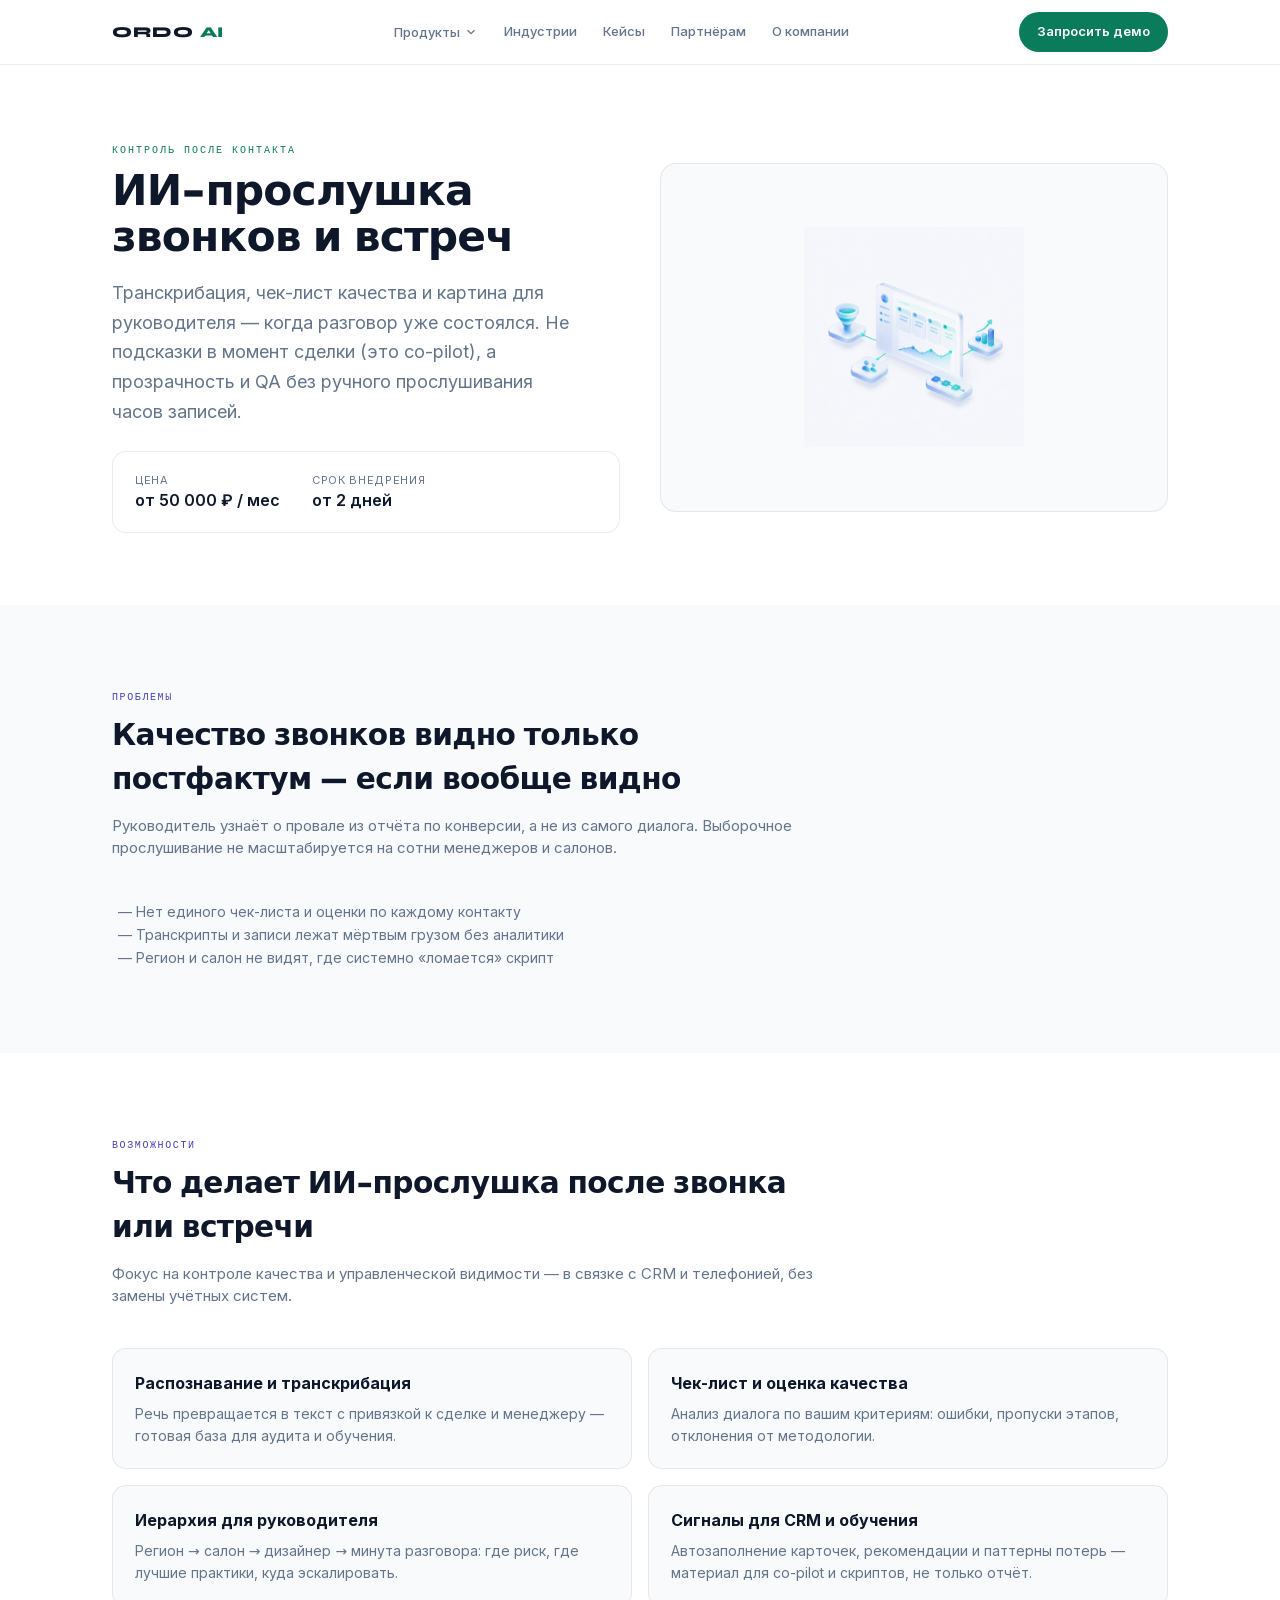
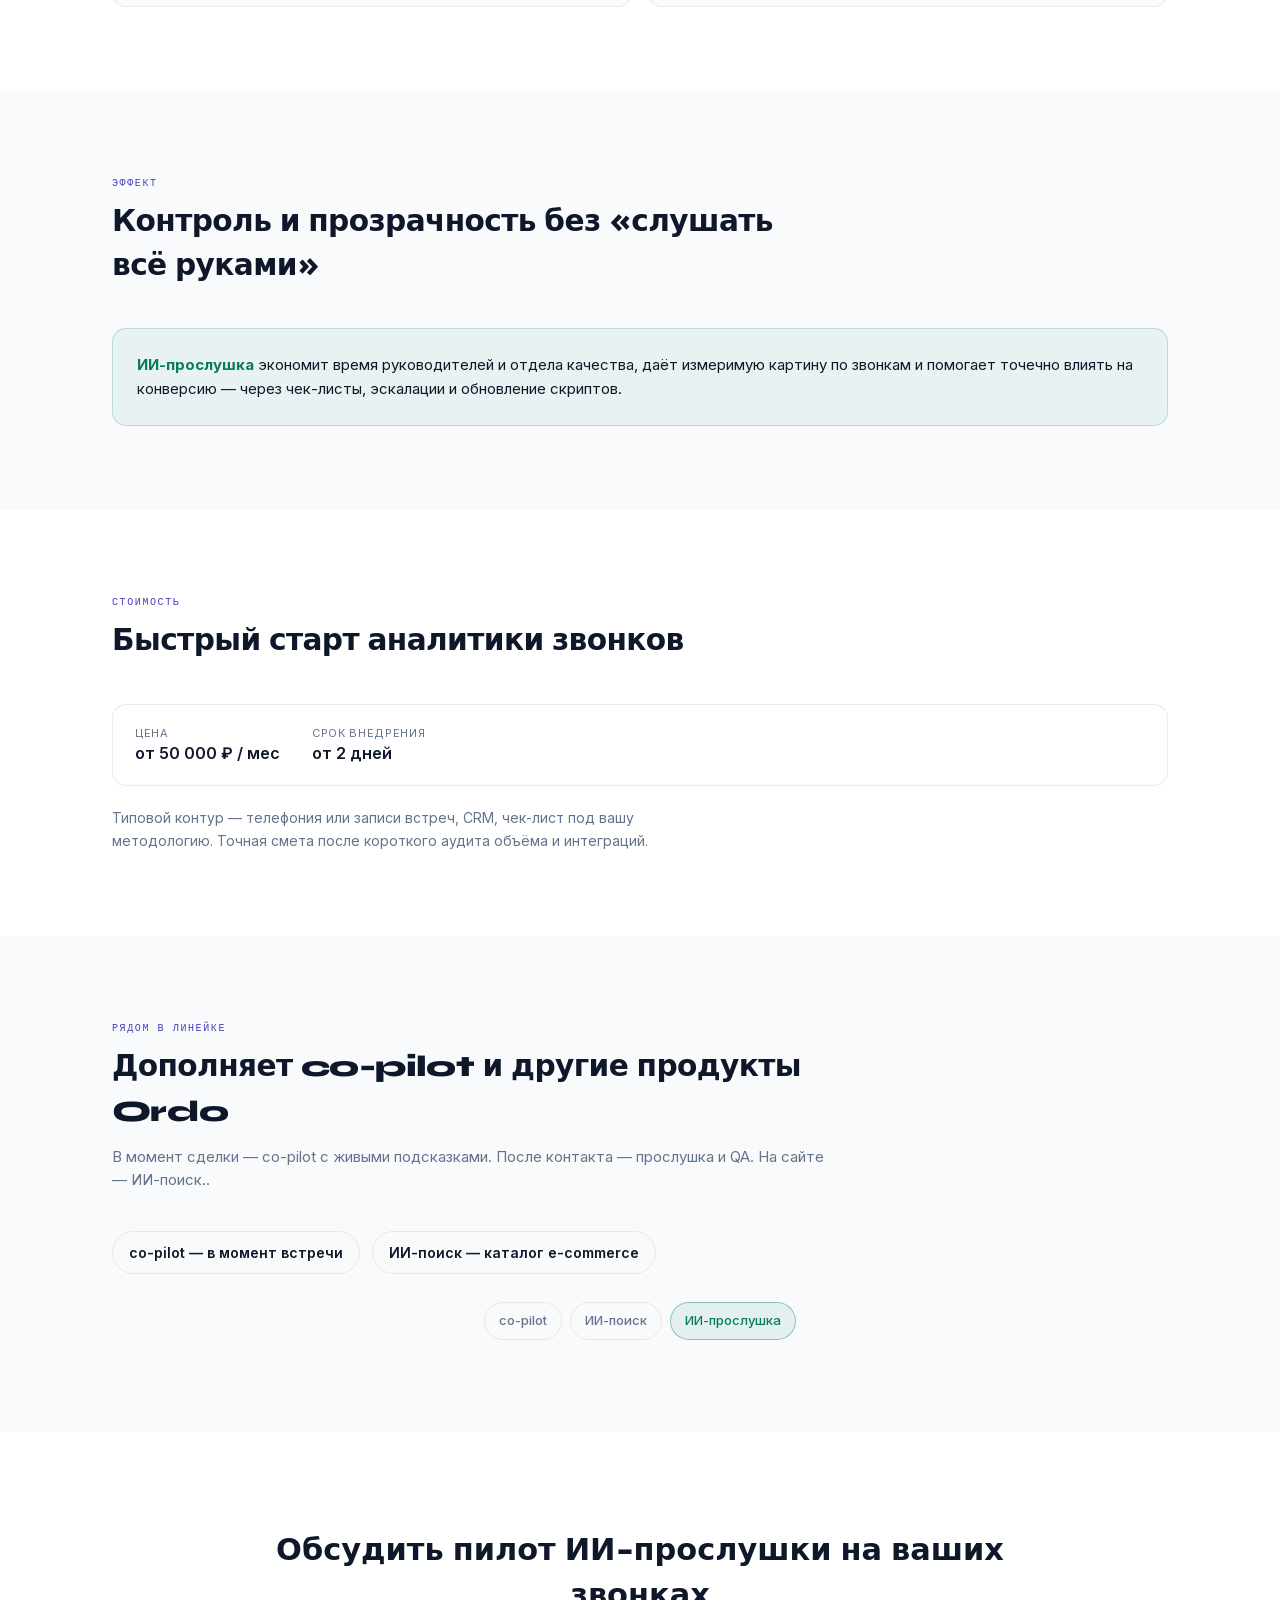
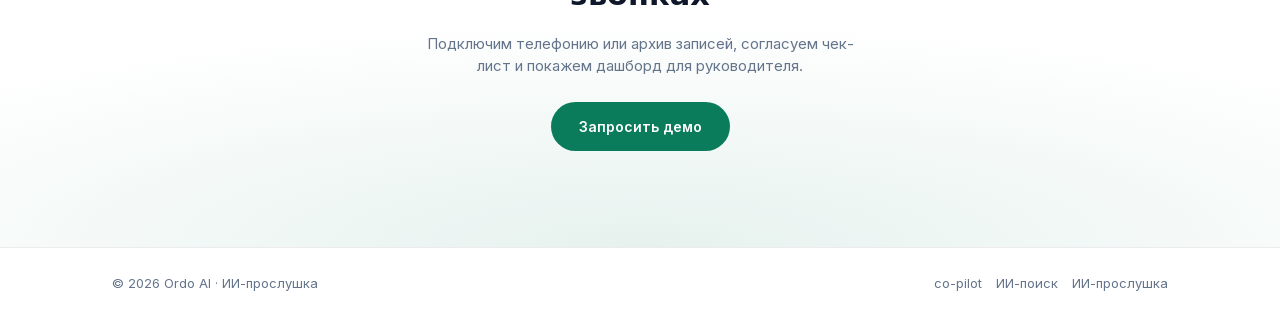
<file: listening/index.html>
<!DOCTYPE html>
<html lang="ru">
<head>
<meta charset="utf-8"/>
<meta name="viewport" content="width=device-width, initial-scale=1"/>
<link rel="icon" href="../favicon.svg" type="image/svg+xml"/>
<link rel="icon" href="../favicon-48.png" type="image/png" sizes="48x48"/>
<link rel="icon" href="../favicon-32.png" type="image/png" sizes="32x32"/>
<link rel="apple-touch-icon" href="../apple-touch-icon.png"/>
<link rel="manifest" href="../site.webmanifest"/>
<meta name="theme-color" content="#0a7c5c"/>
<title>ИИ-прослушка | Ordo AI</title>
<meta name="description" content="ИИ-прослушка Ordo — транскрибация звонков, чек-лист качества и прозрачность для руководителя после контакта. От 50 000 ₽/мес, запуск от 2 дней."/>
<link rel="preconnect" href="https://fonts.googleapis.com"/>
<link rel="preconnect" href="https://fonts.gstatic.com" crossorigin/>
<link href="https://fonts.googleapis.com/css2?family=Syne:wght@400;700;800&family=DM+Mono:wght@400;500&display=swap" rel="stylesheet"/>
<link rel="stylesheet" href="../styles/ordo-fonts.css"/>
<link rel="stylesheet" href="../styles/ordo-header.css"/>
<style>
  *, *::before, *::after { box-sizing: border-box; margin: 0; padding: 0; }
  :root {
    --accent: #0a7c5c;
    --accent-hover: #088f6a;
    --accent2: #4a3fbf;
    --text: #0f172a;
    --muted: #64748b;
    --border: rgba(15, 23, 42, 0.08);
    --surface: #f8fafc;
    --ff-display: 'Syne', system-ui, sans-serif;
    --ff-mono: 'DM Mono', monospace;
    --ff-body: 'Inter', system-ui, sans-serif;
  }
  html { scroll-behavior: smooth; }
  body { font-family: var(--ff-body); color: var(--text); background: #fff; min-height: 100vh; line-height: 1.5; }
  a { color: inherit; text-decoration: none; }
  .wrap { max-width: 1120px; margin: 0 auto; padding: 0 clamp(16px, 4vw, 32px); }
  .kicker { font-family: var(--ff-mono); font-size: 0.625rem; letter-spacing: 0.2em; color: var(--accent); margin-bottom: 12px; text-transform: uppercase; }
  section { padding: clamp(52px, 7vw, 84px) 0; scroll-margin-top: 72px; }
  .levels-main {
    padding-top: clamp(40px, 6vw, 80px);
    padding-bottom: clamp(48px, 7vw, 72px);
    background: #fff;
  }
  .hero-split { display: grid; gap: clamp(28px, 4vw, 40px); align-items: center; }
  @media (min-width: 880px) { .hero-split { grid-template-columns: 1fr 1fr; } }
  .levels-main h1 {
    font-family: var(--ff-display); font-weight: 800;
    font-size: clamp(1.65rem, 3.8vw, 2.65rem); line-height: 1.1; letter-spacing: -0.02em;
    margin-bottom: 16px;
  }
  .hero-lead { font-size: clamp(1rem, 1.8vw, 1.125rem); color: var(--muted); line-height: 1.65; max-width: 42ch; }
  .hero-img { border-radius: 16px; overflow: hidden; border: 1px solid var(--border); background: var(--surface); display: flex; align-items: center; justify-content: center; aspect-ratio: 16 / 11; }
  .hero-img img { display: block; width: 48%; max-width: 220px; height: auto; object-fit: contain; }
  .section-head { max-width: 720px; margin-bottom: clamp(28px, 4vw, 40px); }
  .section-head h2 {
    font-family: var(--ff-display); font-weight: 800; font-size: clamp(1.35rem, 2.6vw, 1.85rem); letter-spacing: -0.02em;
  }
  .section-head p { margin-top: 12px; color: var(--muted); font-size: 0.9375rem; }
  .section-label {
    font-family: var(--ff-mono); font-size: 0.625rem; letter-spacing: 0.16em; color: var(--accent2); margin-bottom: 10px; text-transform: uppercase;
  }
  .feat-grid { display: grid; gap: 16px; }
  @media (min-width: 640px) { .feat-grid { grid-template-columns: repeat(2, 1fr); } }
  .feat-card { padding: 22px; border-radius: 14px; border: 1px solid var(--border); background: var(--surface); }
  .feat-card h3 { font-size: 1rem; font-weight: 700; margin-bottom: 8px; }
  .feat-card p { font-size: 0.875rem; color: var(--muted); line-height: 1.55; }
  .effect-box {
    padding: 24px; border-radius: 14px; border: 1px solid rgba(10, 124, 92, 0.2);
    background: rgba(10, 124, 92, 0.06); font-size: 0.9375rem; line-height: 1.6;
  }
  .effect-box strong { color: var(--accent); }
  .price-bar {
    margin-top: 28px; padding: 20px 22px; border-radius: 14px; border: 1px solid var(--border); background: #fff;
    display: flex; flex-wrap: wrap; gap: 20px 32px; align-items: center;
  }
  .price-bar div span { display: block; font-size: 0.6875rem; color: var(--muted); text-transform: uppercase; letter-spacing: 0.06em; }
  .price-bar div strong { font-weight: 600; font-size: 1rem; }
  .sec-note { font-size: 0.875rem; color: var(--muted); line-height: 1.65; max-width: 65ch; }
  .sec-note a { color: var(--accent); text-decoration: underline; }
  .eco-links { display: flex; flex-wrap: wrap; gap: 12px; margin-top: 16px; }
  .eco-links a {
    font-size: 0.875rem; font-weight: 600; padding: 10px 16px; border-radius: 999px;
    border: 1px solid var(--border); transition: border-color 0.15s, background 0.15s;
  }
  .eco-links a:hover { border-color: rgba(10, 124, 92, 0.35); background: rgba(10, 124, 92, 0.06); color: var(--accent); }
  .cta {
    text-align: center; padding: clamp(56px, 9vw, 96px) 0;
    background: radial-gradient(ellipse 75% 55% at 50% 100%, rgba(10, 124, 92, 0.1), transparent);
  }
  .cta h2 { font-family: var(--ff-display); font-weight: 800; font-size: clamp(1.4rem, 2.8vw, 1.9rem); max-width: 24ch; margin: 0 auto 14px; }
  .cta > .wrap > p { color: var(--muted); max-width: 48ch; margin: 0 auto 24px; font-size: 0.9375rem; }
  .btn-primary {
    display: inline-flex; align-items: center; font-size: 0.875rem; font-weight: 600;
    padding: 14px 28px; background: var(--accent); color: #fff; border-radius: 999px;
    transition: background 0.2s;
  }
  .btn-primary:hover { background: var(--accent-hover); }
  .suite {
    display: flex; flex-wrap: wrap; gap: 8px; justify-content: center; padding: 28px 0 8px;
  }
  .suite a {
    font-size: 0.8125rem; font-weight: 500; padding: 8px 14px; border-radius: 999px; border: 1px solid var(--border); color: var(--muted);
    transition: color 0.15s, border-color 0.15s, background 0.15s;
  }
  .suite a:hover { color: var(--accent); border-color: rgba(10, 124, 92, 0.35); background: rgba(10, 124, 92, 0.06); }
  .suite a.is-current { color: var(--accent); border-color: rgba(10, 124, 92, 0.4); background: rgba(10, 124, 92, 0.08); pointer-events: none; }
  footer { padding: 26px 0 34px; border-top: 1px solid var(--border); font-size: 0.8125rem; color: var(--muted); }
  footer .wrap { display: flex; flex-direction: column; gap: 14px; align-items: center; text-align: center; }
  @media (min-width: 640px) { footer .wrap { flex-direction: row; justify-content: space-between; text-align: left; } }
  footer nav { display: flex; flex-wrap: wrap; gap: 14px; justify-content: center; }
  @media (min-width: 640px) { footer nav { justify-content: flex-start; } }
  footer a:hover { color: var(--accent); }
  ul.plain { list-style: none; font-size: 0.875rem; color: var(--muted); line-height: 1.65; }
  ul.plain li { padding-left: 1em; text-indent: -0.6em; }
</style>
</head>
<body>
<header class="ordo-header" id="ordo-header">
  <div class="ordo-header__bar">
    <a class="ordo-brand" href="../index.html">ORDO<span> AI</span></a>
    <nav class="ordo-nav" aria-label="Основное">
      <div class="ordo-nav-item has-mega">
        <button type="button" class="ordo-nav-trigger" aria-expanded="false" aria-controls="ordo-mega-products">Продукты<svg viewBox="0 0 24 24" fill="none" stroke="currentColor" stroke-width="2" aria-hidden="true"><path d="m6 9 6 6 6-6"/></svg></button>
        <div id="ordo-mega-products" class="ordo-mega" role="region" aria-label="Продукты Ordo">
                              <div class="ordo-mega-grid">
            <a href="../copilot/" class="ordo-mega-card" data-ordo-sub="copilot"><span class="ordo-mega-card__visual ordo-mega-card__visual--icon"><img src="../assets/img/icons/crm.png" alt="" loading="lazy" decoding="async"/></span><span class="ordo-mega-card__title">Sales Copilot</span><span class="ordo-mega-card__desc">Подсказки менеджеру в момент сделки</span></a>
            <a href="../search/" class="ordo-mega-card" data-ordo-sub="search"><span class="ordo-mega-card__visual ordo-mega-card__visual--icon"><img src="../assets/img/icons/search.png" alt="" loading="lazy" decoding="async"/></span><span class="ordo-mega-card__title">AI Search</span><span class="ordo-mega-card__desc">Поиск и ассистент по каталогу e-commerce</span></a>
            <a href="../listening/" class="ordo-mega-card" data-ordo-sub="listening" aria-current="page"><span class="ordo-mega-card__visual ordo-mega-card__visual--icon"><img src="../assets/img/icons/platform.png" alt="" loading="lazy" decoding="async"/></span><span class="ordo-mega-card__title">ИИ-прослушка</span><span class="ordo-mega-card__desc">Транскрибация и контроль качества звонков</span></a>
          </div>
        </div>
      </div>
      <a class="ordo-nav-link" href="../industries/">Индустрии</a>
      <a class="ordo-nav-link" href="../cases/">Кейсы</a>
      <a class="ordo-nav-link" href="../partners/">Партнёрам</a>
      <a class="ordo-nav-link" href="../about/">О компании</a>
    </nav>
    <div class="ordo-header__actions">
      <a class="ordo-cta" href="../about/#contact">Запросить демо</a>
      <button type="button" class="ordo-burger" aria-label="Открыть меню" aria-expanded="false" aria-controls="ordo-mobile-nav"><svg width="20" height="20" viewBox="0 0 24 24" fill="none" stroke="currentColor" stroke-width="2" aria-hidden="true"><path d="M4 6h16M4 12h16M4 18h16"/></svg></button>
    </div>
  </div>
  <nav class="ordo-mobile" id="ordo-mobile-nav" aria-label="Мобильное меню">
    <div class="ordo-mobile-group">
      <button type="button" class="ordo-mobile-trigger" aria-expanded="false">Продукты<svg viewBox="0 0 24 24" fill="none" stroke="currentColor" stroke-width="2"><path d="m6 9 6 6 6-6"/></svg></button>
      <div class="ordo-mobile-panel">
        <a href="../copilot/">Sales Copilot</a>
        <a href="../search/">AI Search</a>
        <a href="../listening/" aria-current="page">ИИ-прослушка</a>
      </div>
    </div>
    <a class="ordo-mobile-link" href="../industries/">Индустрии</a>
    <a class="ordo-mobile-link" href="../cases/">Кейсы</a>
    <a class="ordo-mobile-link" href="../partners/">Партнёрам</a>
    <a class="ordo-mobile-link" href="../about/">О компании</a>
    <a class="ordo-mobile-cta" href="../about/#contact">Запросить демо</a>
  </nav>
</header>
<div class="ordo-backdrop" aria-hidden="true"></div>

<section class="levels-main" id="top">
  <div class="wrap">
    <div class="hero-split">
      <div>
        <p class="kicker">Контроль после контакта</p>
        <h1>ИИ-прослушка звонков и встреч</h1>
        <p class="hero-lead">Транскрибация, чек-лист качества и картина для руководителя — когда разговор уже состоялся. Не подсказки в момент сделки (это co-pilot), а прозрачность и QA без ручного прослушивания часов записей.</p>
        <div class="price-bar" style="margin-top:24px;">
          <div><span>Цена</span><strong>от 50 000 ₽ / мес</strong></div>
          <div><span>Срок внедрения</span><strong>от 2 дней</strong></div>
        </div>
      </div>
      <div class="hero-img">
        <img src="../assets/img/icons/platform.png" alt="ИИ-прослушка — контроль качества звонков" width="220" height="220" loading="eager" decoding="async"/>
      </div>
    </div>
  </div>
</section>

<section id="problems" style="background:var(--surface);">
  <div class="wrap">
    <div class="section-head">
      <div class="section-label">Проблемы</div>
      <h2>Качество звонков видно только постфактум — если вообще видно</h2>
      <p>Руководитель узнаёт о провале из отчёта по конверсии, а не из самого диалога. Выборочное прослушивание не масштабируется на сотни менеджеров и салонов.</p>
    </div>
    <ul class="plain">
      <li>— Нет единого чек-листа и оценки по каждому контакту</li>
      <li>— Транскрипты и записи лежат мёртвым грузом без аналитики</li>
      <li>— Регион и салон не видят, где системно «ломается» скрипт</li>
    </ul>
  </div>
</section>

<section id="features">
  <div class="wrap">
    <div class="section-head">
      <div class="section-label">Возможности</div>
      <h2>Что делает ИИ-прослушка после звонка или встречи</h2>
      <p>Фокус на контроле качества и управленческой видимости — в связке с CRM и телефонией, без замены учётных систем.</p>
    </div>
    <div class="feat-grid">
      <article class="feat-card">
        <h3>Распознавание и транскрибация</h3>
        <p>Речь превращается в текст с привязкой к сделке и менеджеру — готовая база для аудита и обучения.</p>
      </article>
      <article class="feat-card">
        <h3>Чек-лист и оценка качества</h3>
        <p>Анализ диалога по вашим критериям: ошибки, пропуски этапов, отклонения от методологии.</p>
      </article>
      <article class="feat-card">
        <h3>Иерархия для руководителя</h3>
        <p>Регион → салон → дизайнер → минута разговора: где риск, где лучшие практики, куда эскалировать.</p>
      </article>
      <article class="feat-card">
        <h3>Сигналы для CRM и обучения</h3>
        <p>Автозаполнение карточек, рекомендации и паттерны потерь — материал для co-pilot и скриптов, не только отчёт.</p>
      </article>
    </div>
  </div>
</section>

<section id="effect" style="background:var(--surface);">
  <div class="wrap">
    <div class="section-head">
      <div class="section-label">Эффект</div>
      <h2>Контроль и прозрачность без «слушать всё руками»</h2>
    </div>
    <div class="effect-box">
      <strong>ИИ-прослушка</strong> экономит время руководителей и отдела качества, даёт измеримую картину по звонкам и помогает точечно влиять на конверсию — через чек-листы, эскалации и обновление скриптов.
    </div>
  </div>
</section>

<section id="price">
  <div class="wrap">
    <div class="section-head">
      <div class="section-label">Стоимость</div>
      <h2>Быстрый старт аналитики звонков</h2>
    </div>
    <div class="price-bar">
      <div><span>Цена</span><strong>от 50 000 ₽ / мес</strong></div>
      <div><span>Срок внедрения</span><strong>от 2 дней</strong></div>
    </div>
    <p class="sec-note" style="margin-top:20px;">Типовой контур — телефония или записи встреч, CRM, чек-лист под вашу методологию. Точная смета после короткого аудита объёма и интеграций.</p>
  </div>
</section>

<section id="ecosystem" style="background:var(--surface);">
  <div class="wrap">
    <div class="section-head">
      <div class="section-label">Рядом в линейке</div>
      <h2>Дополняет co-pilot и другие продукты Ordo</h2>
      <p>В момент сделки — co-pilot с живыми подсказками. После контакта — прослушка и QA. На сайте — ИИ-поиск..</p>
    </div>
    <div class="eco-links">
      <a href="../copilot/">co-pilot — в момент встречи</a>
      <a href="../search/">ИИ-поиск — каталог e-commerce</a>
    </div>
    <div class="suite">
      <a href="../copilot/">co-pilot</a>
      <a href="../search/">ИИ-поиск</a>
      <a class="is-current" href="index.html">ИИ-прослушка</a>
    </div>
  </div>
</section>

<section class="cta" id="cta">
  <div class="wrap">
    <h2>Обсудить пилот ИИ-прослушки на ваших звонках</h2>
    <p>Подключим телефонию или архив записей, согласуем чек-лист и покажем дашборд для руководителя.</p>
    <a class="btn-primary" href="../about/#contact">Запросить демо</a>
  </div>
</section>

<footer>
  <div class="wrap">
    <span>© 2026 Ordo AI · ИИ-прослушка</span>
    <nav aria-label="Подвал">
      <a href="../copilot/">co-pilot</a>
      <a href="../search/">ИИ-поиск</a>
      <a href="index.html">ИИ-прослушка</a>
    </nav>
  </div>
</footer>

<script src="../js/ordo-header.js?v=20260922"></script>
</body>
</html>
</file>
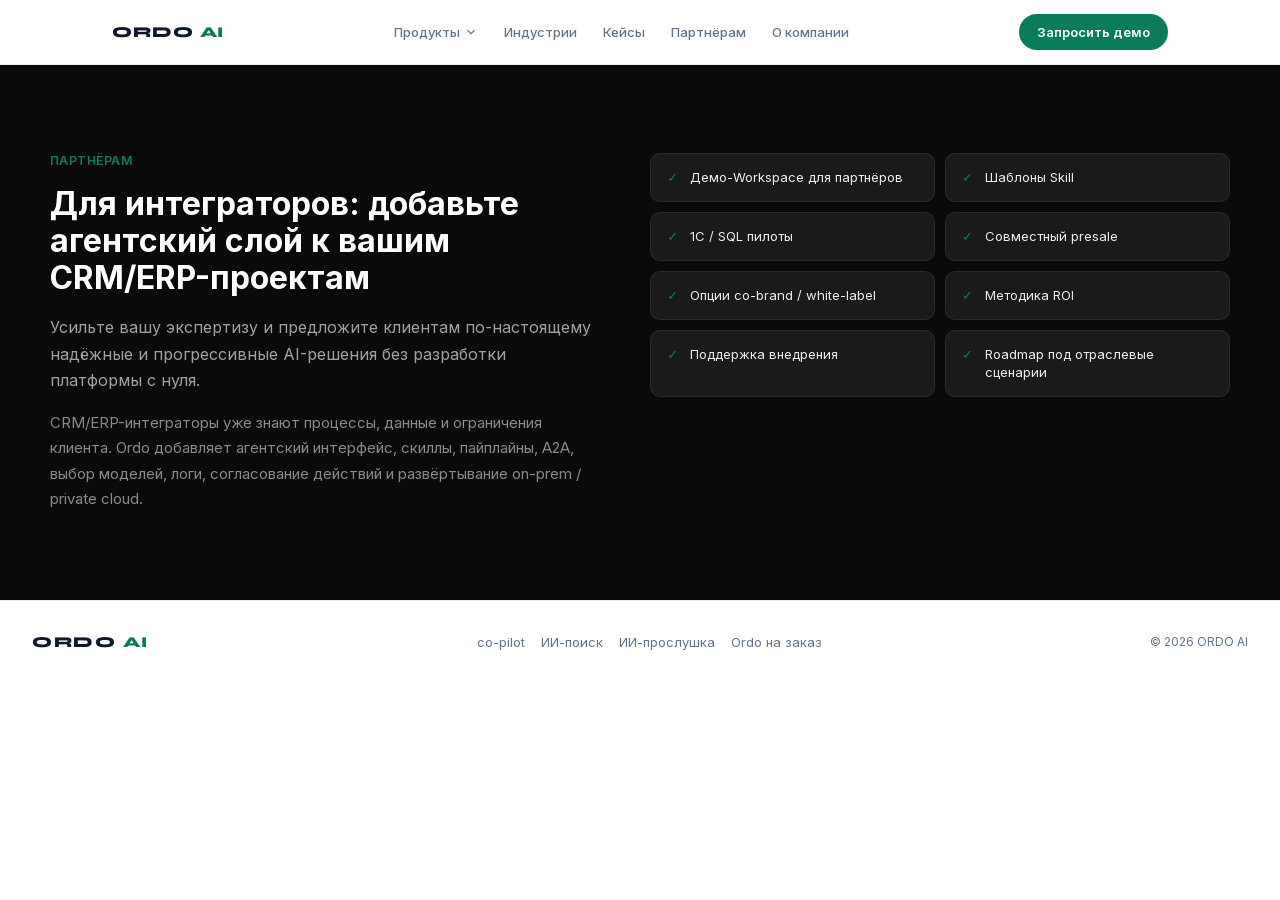
<file: partners/index.html>
<!DOCTYPE html>
<html lang="ru">
<head>
<meta charset="UTF-8"/>
<meta name="viewport" content="width=device-width, initial-scale=1.0"/>
<link rel="icon" href="../favicon.svg" type="image/svg+xml"/>
<link rel="icon" href="../favicon-48.png" type="image/png" sizes="48x48"/>
<link rel="icon" href="../favicon-32.png" type="image/png" sizes="32x32"/>
<link rel="apple-touch-icon" href="../apple-touch-icon.png"/>
<link rel="manifest" href="../site.webmanifest"/>
<meta name="theme-color" content="#0a7c5c"/>
<title>Партнёрам — ORDO AI</title>
<meta name="description" content="Программа для интеграторов CRM и ERP."/>
<link rel="preconnect" href="https://fonts.googleapis.com"/>
<link rel="preconnect" href="https://fonts.gstatic.com" crossorigin/>
<link href="https://fonts.googleapis.com/css2?family=Syne:wght@400;700;800&family=DM+Mono:wght@400;500&display=swap" rel="stylesheet"/>
<link rel="stylesheet" href="../styles/ordo-fonts.css"/>
<link rel="stylesheet" href="../styles/ordo-header.css"/>
<link rel="stylesheet" href="../styles/ordo-home.css"/>
<link rel="stylesheet" href="../styles/ordo-partners.css"/>
</head>
<body>
<header class="ordo-header" id="ordo-header">
  <div class="ordo-header__bar">
    <a class="ordo-brand" href="../index.html">ORDO<span> AI</span></a>
    <nav class="ordo-nav" aria-label="Основное">
      <div class="ordo-nav-item has-mega">
        <button type="button" class="ordo-nav-trigger" aria-expanded="false" aria-controls="ordo-mega-products">Продукты<svg viewBox="0 0 24 24" fill="none" stroke="currentColor" stroke-width="2" aria-hidden="true"><path d="m6 9 6 6 6-6"/></svg></button>
        <div id="ordo-mega-products" class="ordo-mega" role="region" aria-label="Продукты Ordo">
                                                  <div class="ordo-mega-grid">
            <a href="../copilot/" class="ordo-mega-card" data-ordo-sub="copilot"><span class="ordo-mega-card__visual ordo-mega-card__visual--icon"><img src="../assets/img/icons/crm.png" alt="" loading="lazy" decoding="async"/></span><span class="ordo-mega-card__title">Sales Copilot</span><span class="ordo-mega-card__desc">Подсказки менеджеру в момент сделки</span></a>
            <a href="../search/" class="ordo-mega-card" data-ordo-sub="search"><span class="ordo-mega-card__visual ordo-mega-card__visual--icon"><img src="../assets/img/icons/search.png" alt="" loading="lazy" decoding="async"/></span><span class="ordo-mega-card__title">AI Search</span><span class="ordo-mega-card__desc">Поиск и ассистент по каталогу e-commerce</span></a>
            <a href="../listening/" class="ordo-mega-card" data-ordo-sub="listening"><span class="ordo-mega-card__visual ordo-mega-card__visual--icon"><img src="../assets/img/icons/platform.png" alt="" loading="lazy" decoding="async"/></span><span class="ordo-mega-card__title">ИИ-прослушка</span><span class="ordo-mega-card__desc">Транскрибация и контроль качества звонков</span></a>
          </div></div>
      </div>
      <a class="ordo-nav-link" href="../industries/">Индустрии</a>
      <a class="ordo-nav-link" href="../cases/">Кейсы</a>
      <a class="ordo-nav-link" href="../partners/" aria-current="page">Партнёрам</a>
      <a class="ordo-nav-link" href="../about/">О компании</a>
    </nav>
    <div class="ordo-header__actions">
      <a class="ordo-cta" href="../about/#contact" data-ordo-scroll-contact>Запросить демо</a>
      <button type="button" class="ordo-burger" aria-label="Открыть меню" aria-expanded="false" aria-controls="ordo-mobile-nav"><svg width="20" height="20" viewBox="0 0 24 24" fill="none" stroke="currentColor" stroke-width="2" aria-hidden="true"><path d="M4 6h16M4 12h16M4 18h16"/></svg></button>
              </div>
  </div>
  <nav class="ordo-mobile" id="ordo-mobile-nav" aria-label="Мобильное меню">
    <div class="ordo-mobile-group">
      <button type="button" class="ordo-mobile-trigger" aria-expanded="false">Продукты<svg viewBox="0 0 24 24" fill="none" stroke="currentColor" stroke-width="2"><path d="m6 9 6 6 6-6"/></svg></button>
            <div class="ordo-mobile-panel">
        <a href="../copilot/">Sales Copilot</a>
        <a href="../search/">AI Search</a>
        <a href="../listening/">ИИ-прослушка</a>
      </div>
          </div>
    <a class="ordo-mobile-link" href="../industries/">Индустрии</a>
    <a class="ordo-mobile-link" href="../cases/">Кейсы</a>
    <a class="ordo-mobile-link" href="../partners/" aria-current="page">Партнёрам</a>
    <a class="ordo-mobile-link" href="../about/">О компании</a>
    <a class="ordo-mobile-cta" href="../about/#contact">Запросить демо</a>
  </nav>
</header>
<main>
<section class="partners-page">
<section class="partners-section">
  <div class="partners-inner">
    <div class="partners-copy">
      <div class="partners-kicker">Партнёрам</div>
      <h1 class="partners-title">Для интеграторов: добавьте агентский слой к вашим CRM/ERP-проектам</h1>
      <p class="partners-lead">Усильте вашу экспертизу и предложите клиентам по-настоящему надёжные и прогрессивные AI-решения без разработки платформы с нуля.</p>
      <p class="partners-body">CRM/ERP-интеграторы уже знают процессы, данные и ограничения клиента. Ordo добавляет агентский интерфейс, скиллы, пайплайны, A2A, выбор моделей, логи, согласование действий и развёртывание on-prem / private cloud.</p>
    </div>
    <div class="partners-cards">
      <div class="partners-card"><span class="partners-check" aria-hidden="true">✓</span><span>Демо-Workspace для партнёров</span></div>
      <div class="partners-card"><span class="partners-check" aria-hidden="true">✓</span><span>Шаблоны Skill</span></div>
      <div class="partners-card"><span class="partners-check" aria-hidden="true">✓</span><span>1С / SQL пилоты</span></div>
      <div class="partners-card"><span class="partners-check" aria-hidden="true">✓</span><span>Совместный presale</span></div>
      <div class="partners-card"><span class="partners-check" aria-hidden="true">✓</span><span>Опции co-brand / white-label</span></div>
      <div class="partners-card"><span class="partners-check" aria-hidden="true">✓</span><span>Методика ROI</span></div>
      <div class="partners-card"><span class="partners-check" aria-hidden="true">✓</span><span>Поддержка внедрения</span></div>
      <div class="partners-card"><span class="partners-check" aria-hidden="true">✓</span><span>Roadmap под отраслевые сценарии</span></div>
    </div>
  </div>
</section>
</section>
</main>

<footer class="home-footer">
  <div class="home-footer__logo">ORDO<span> AI</span></div>
  <nav aria-label="Подвал">
    <a href="../copilot/">co-pilot</a>
    <a href="../search/">ИИ-поиск</a>
    <a href="../listening/">ИИ-прослушка</a>
    <a href="../custom/">Ordo на заказ</a>
  </nav>
  <p>© 2026 ORDO AI</p>
</footer>

<script src="../js/ordo-header.js?v=20260520"></script>

</body>
</html>
</file>
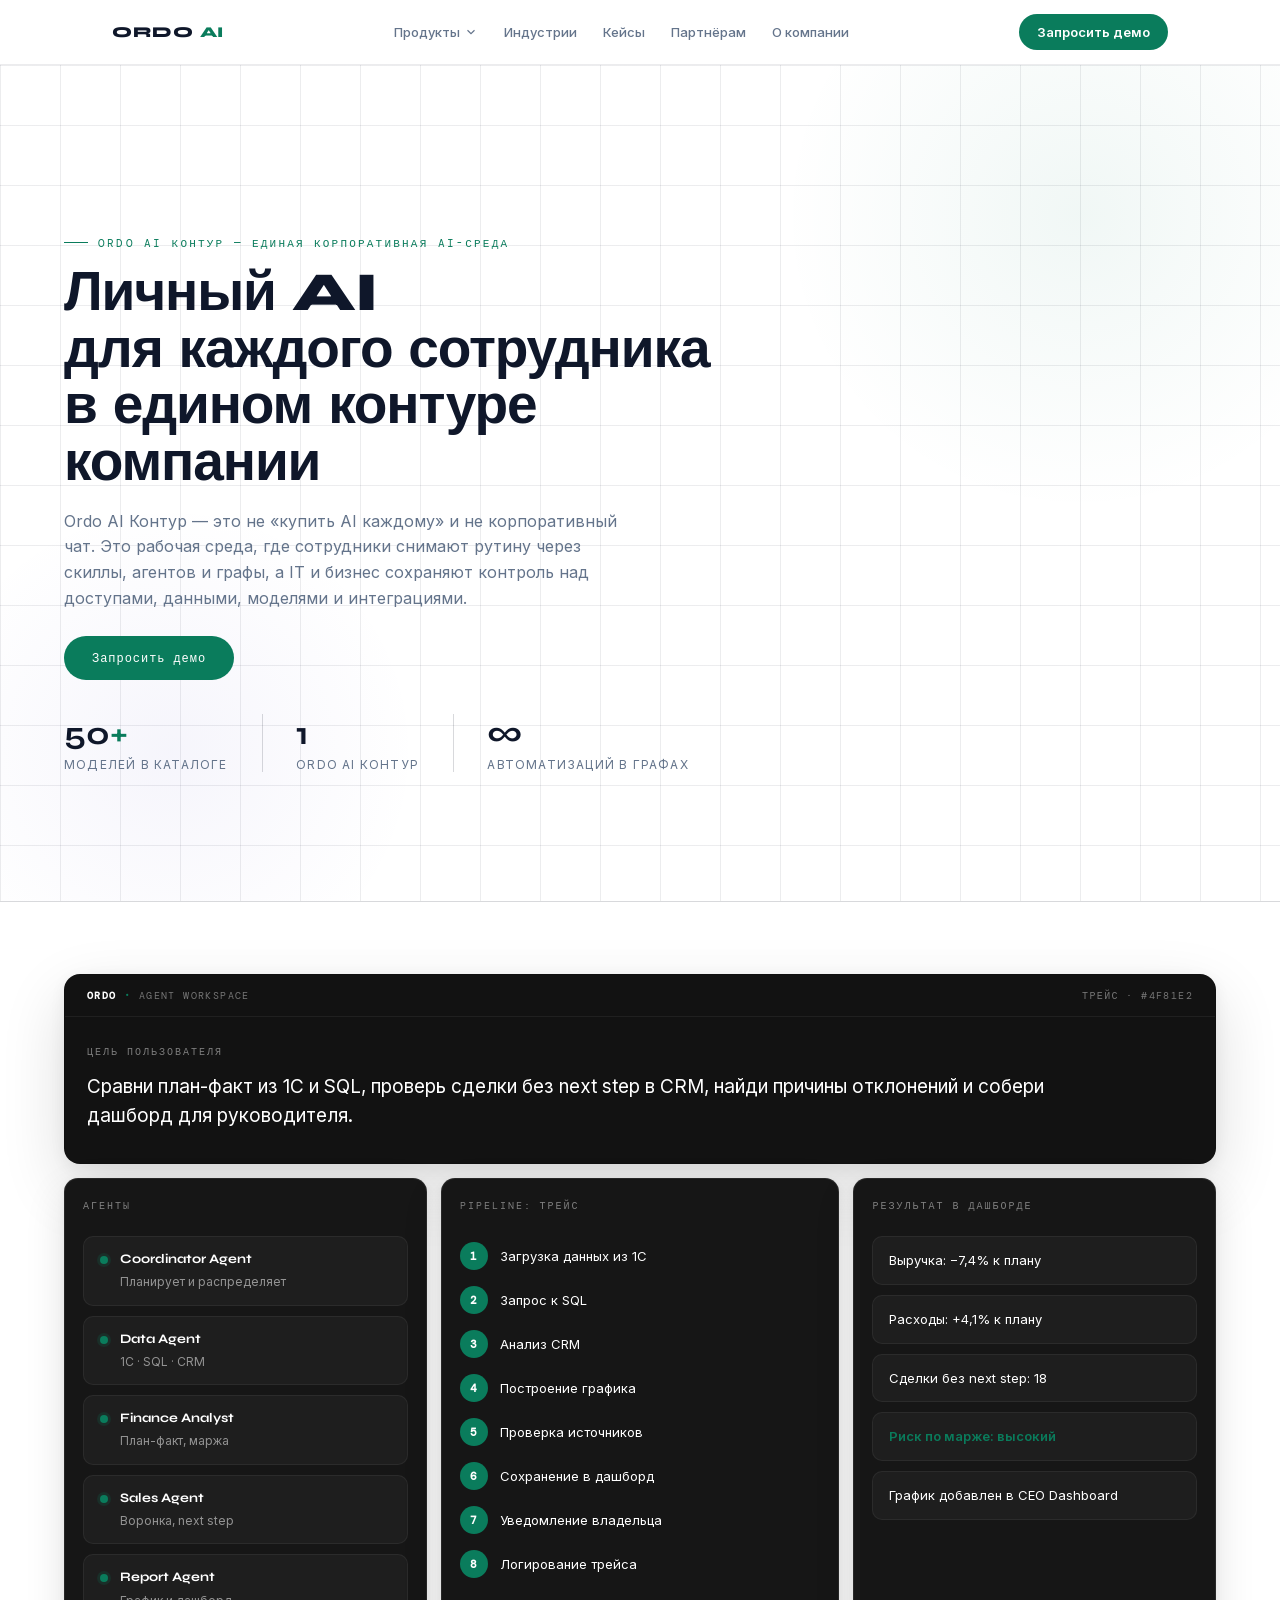
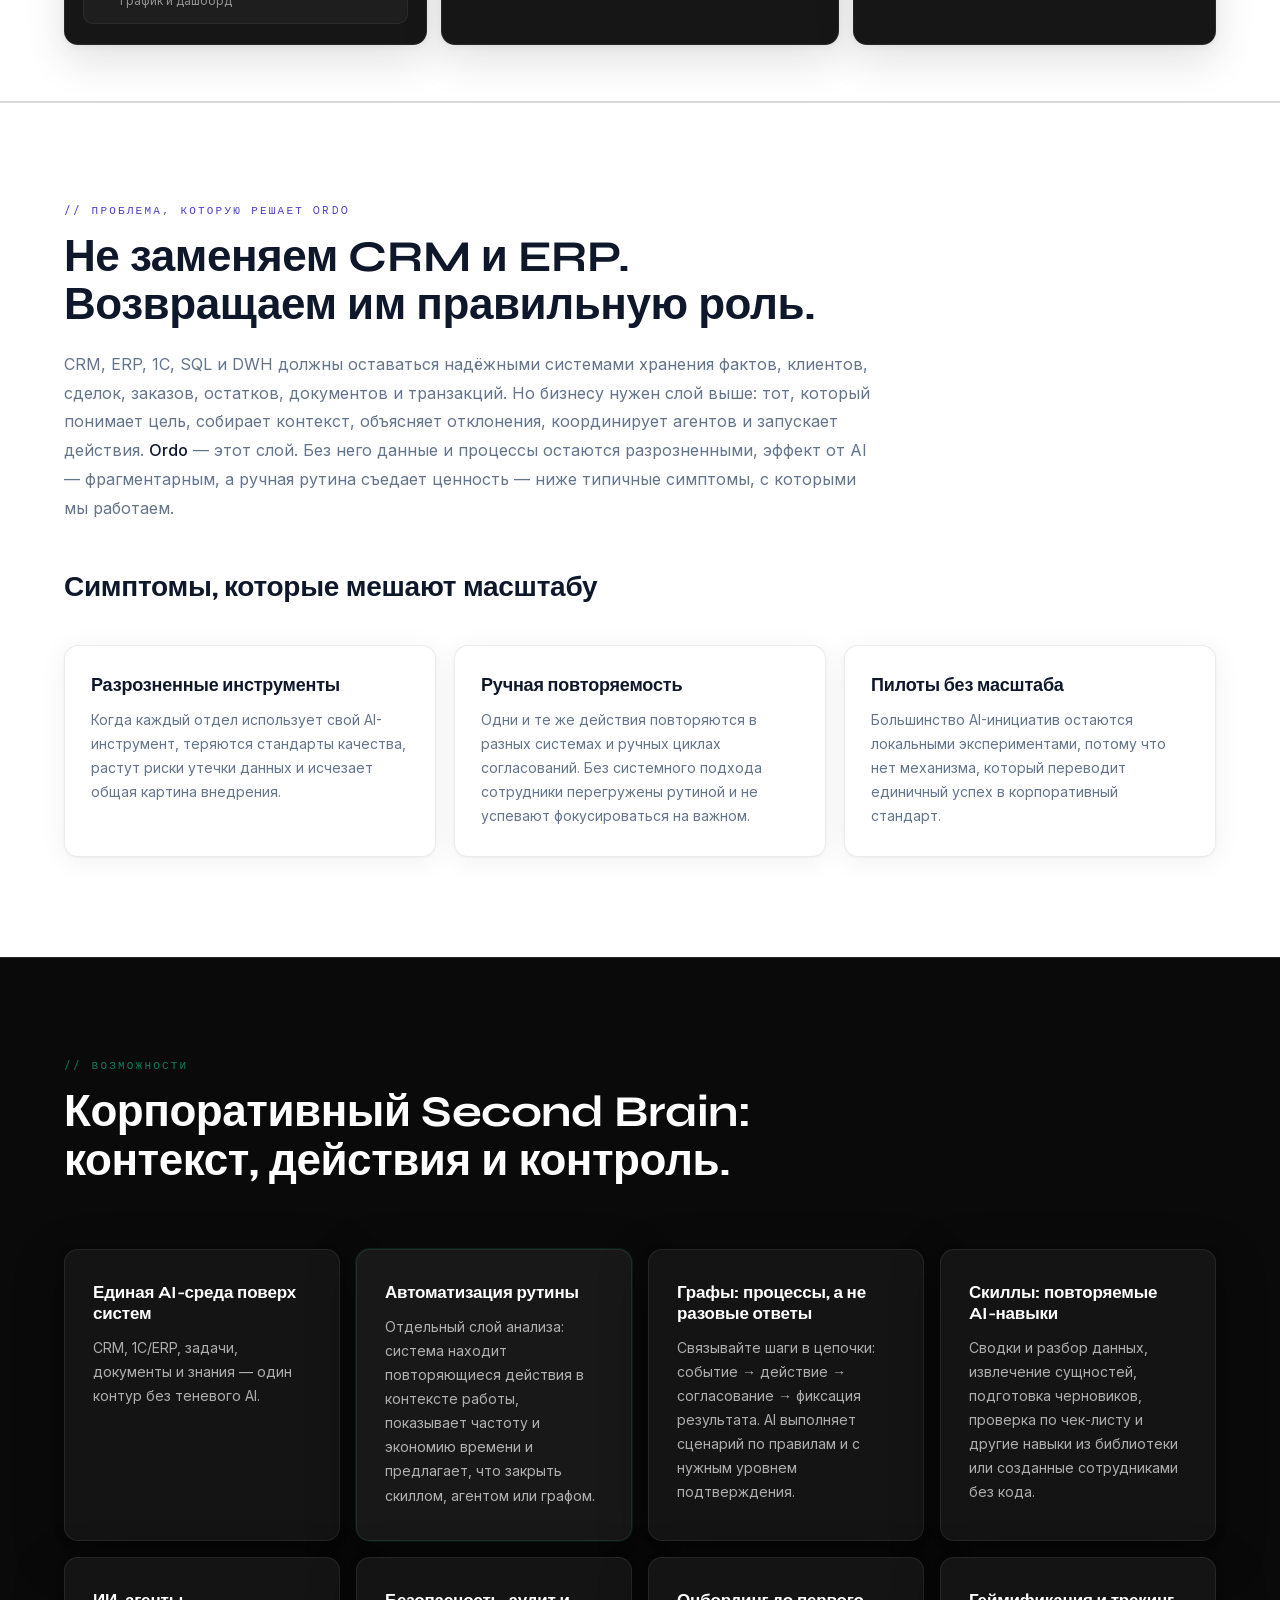
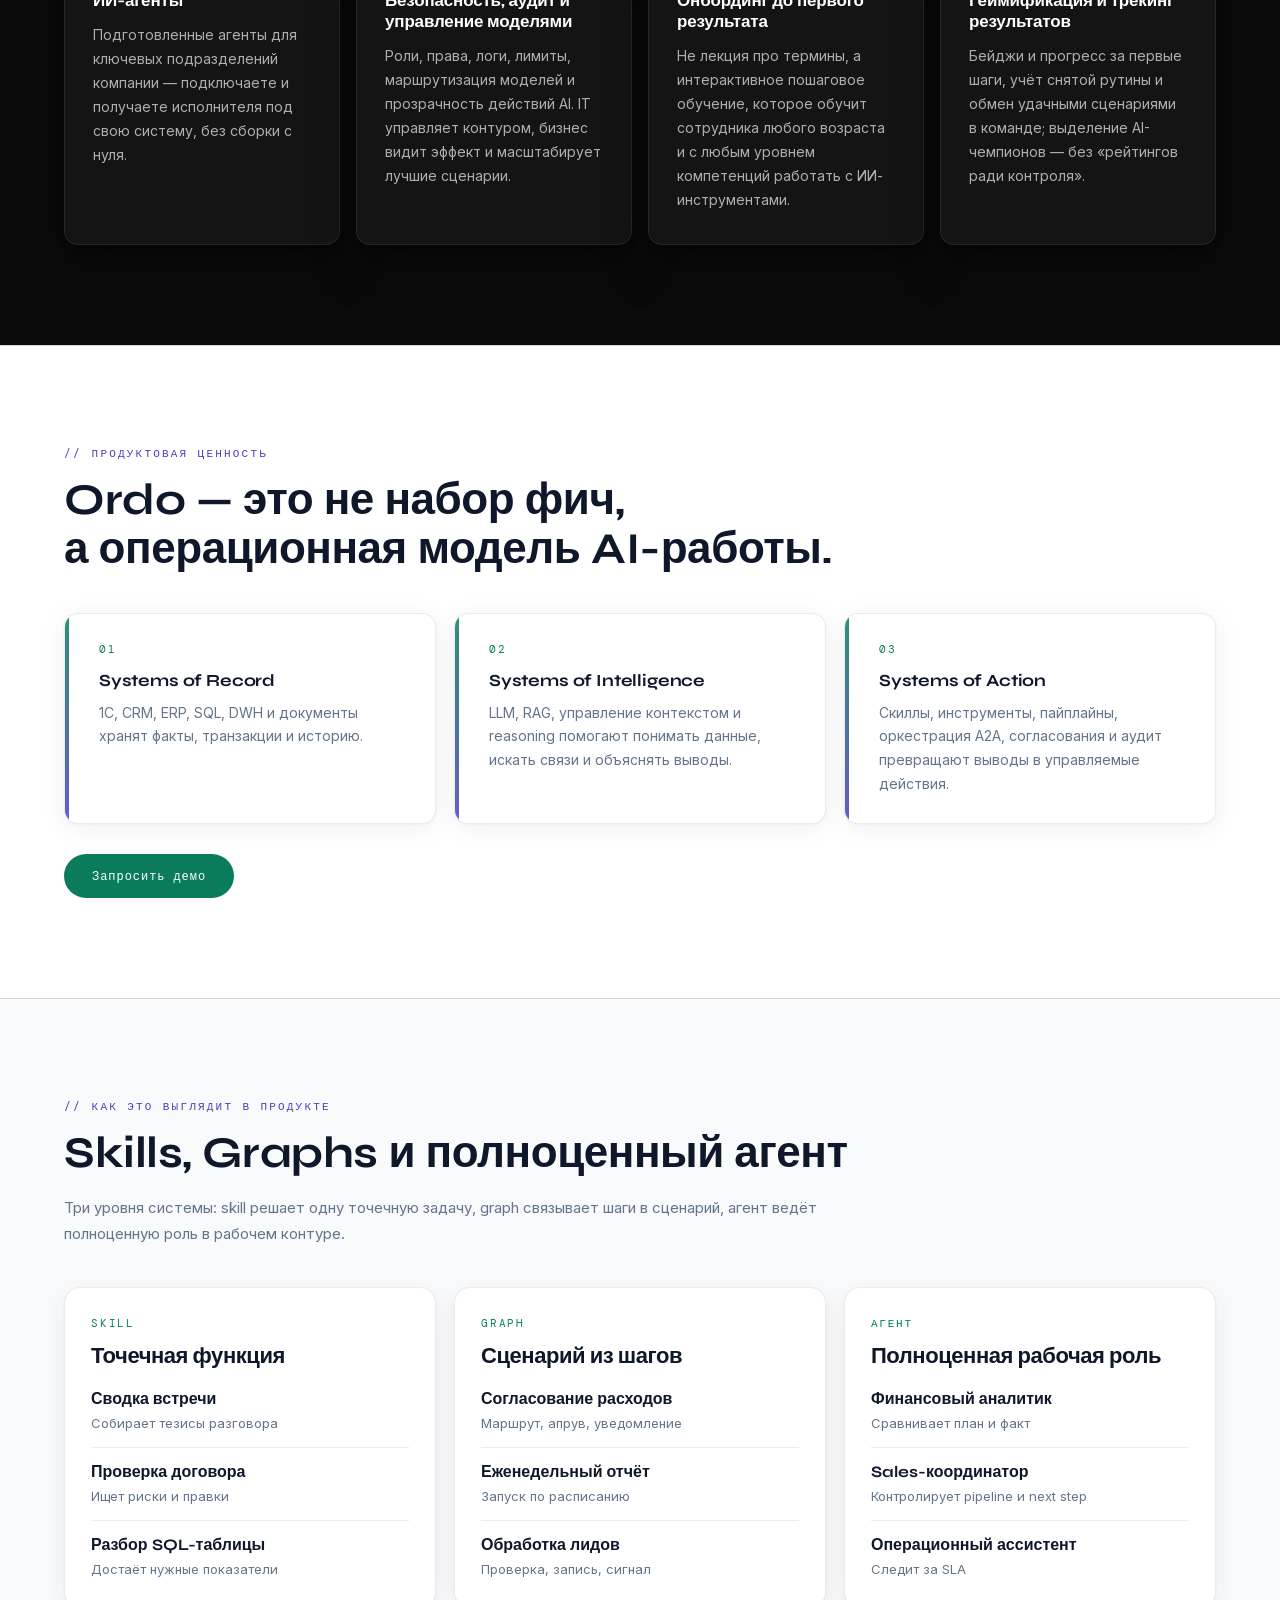
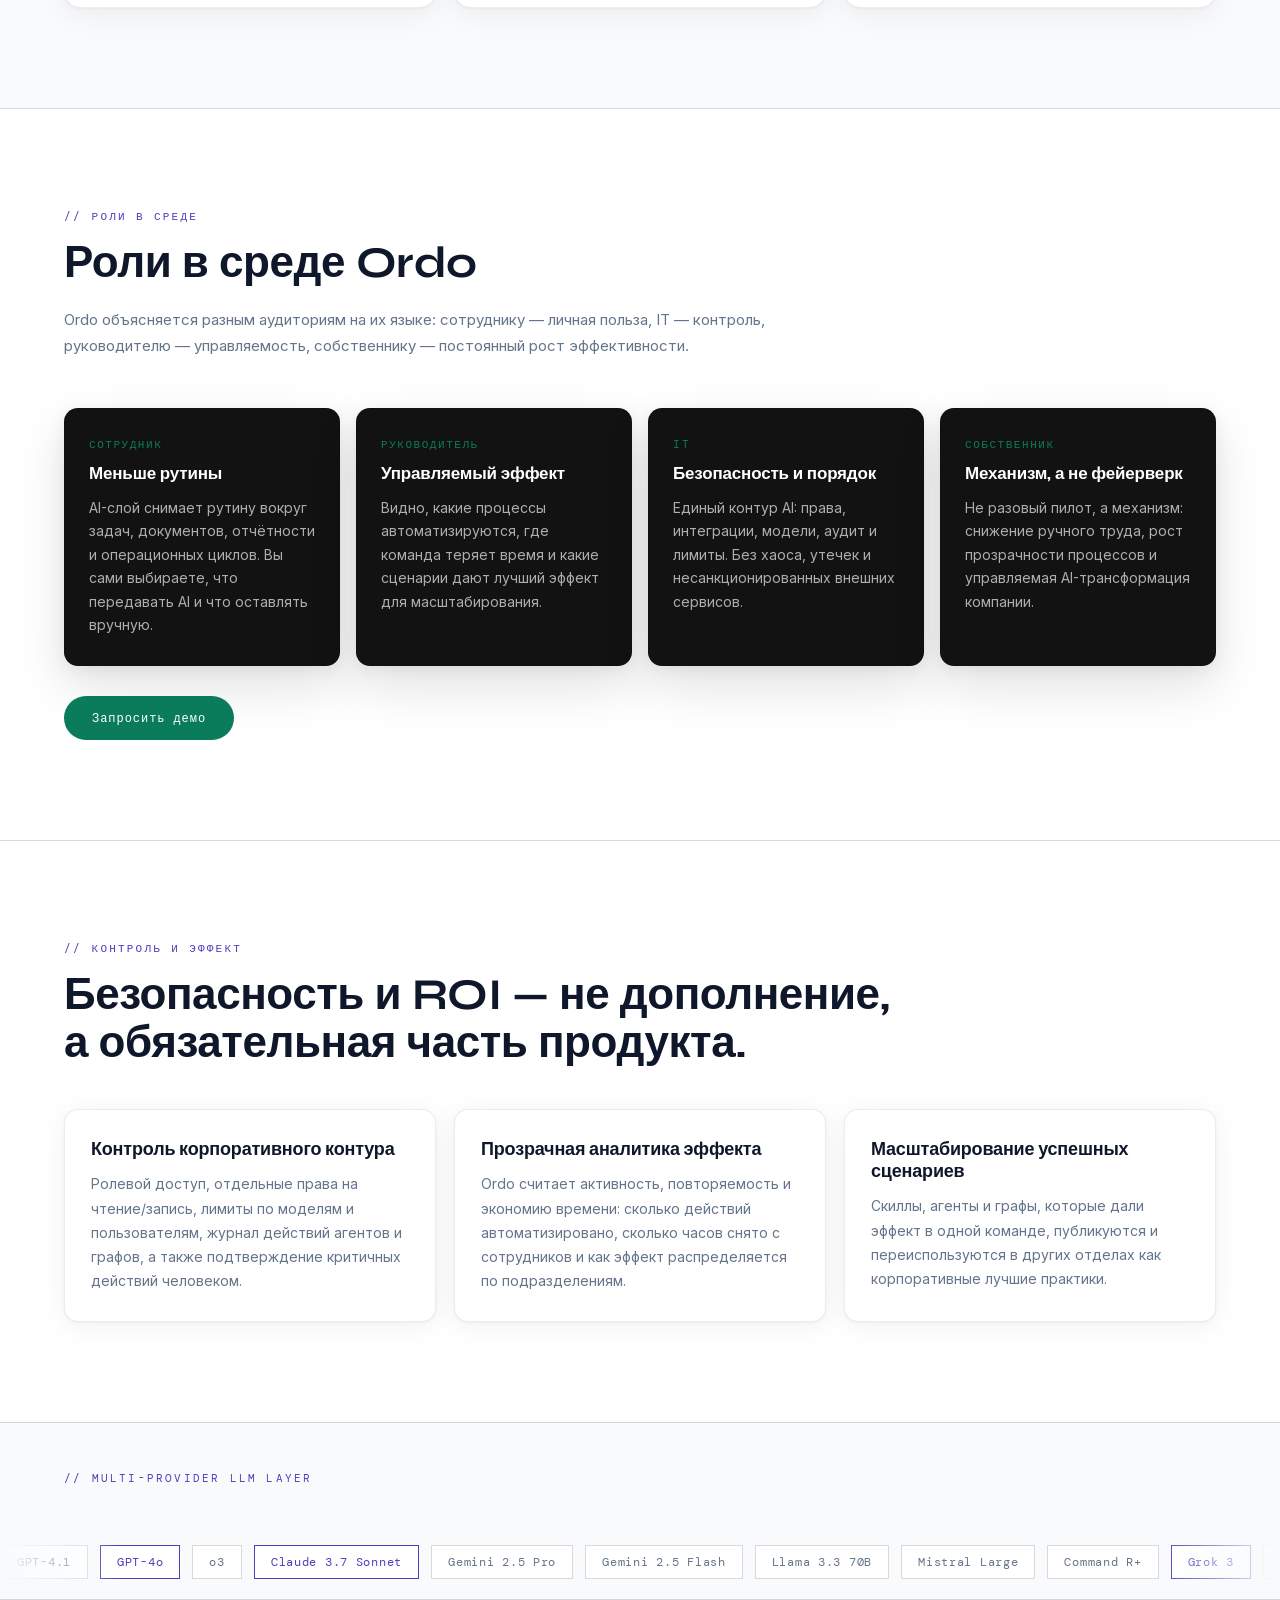
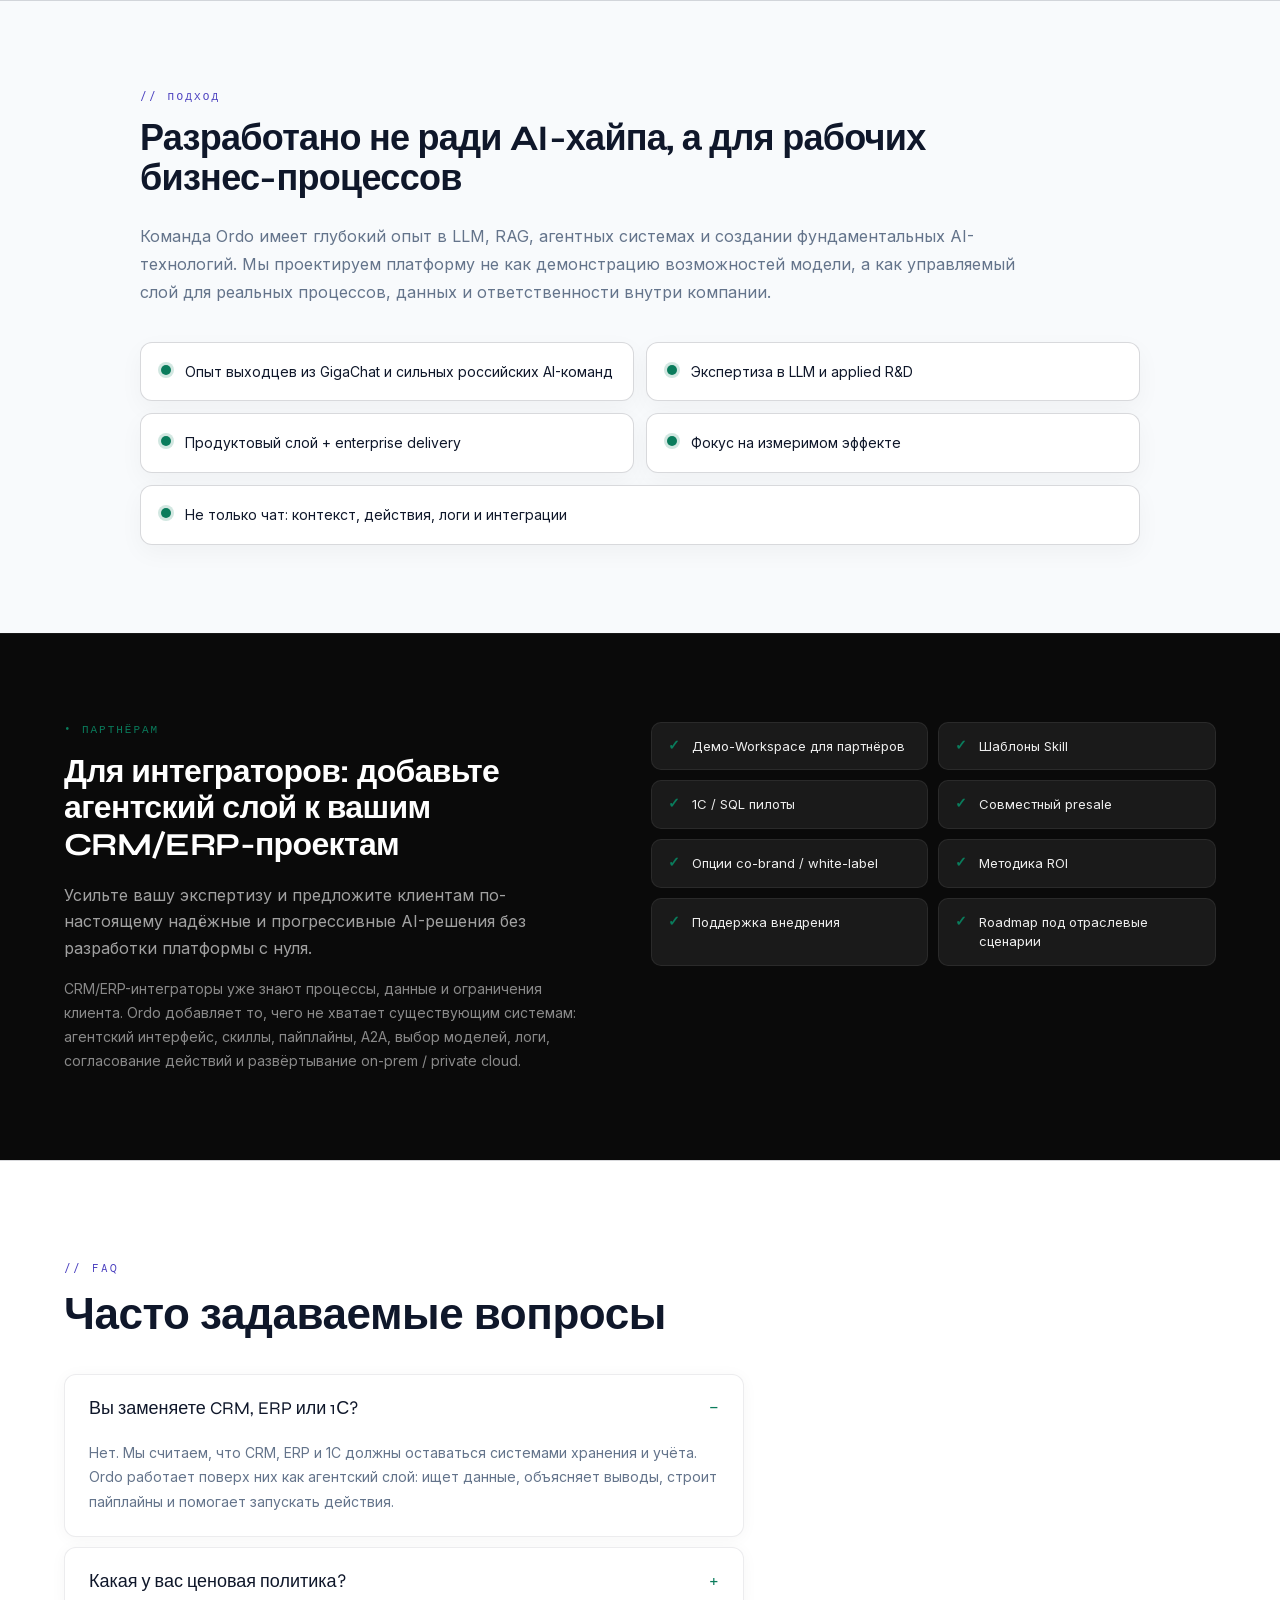
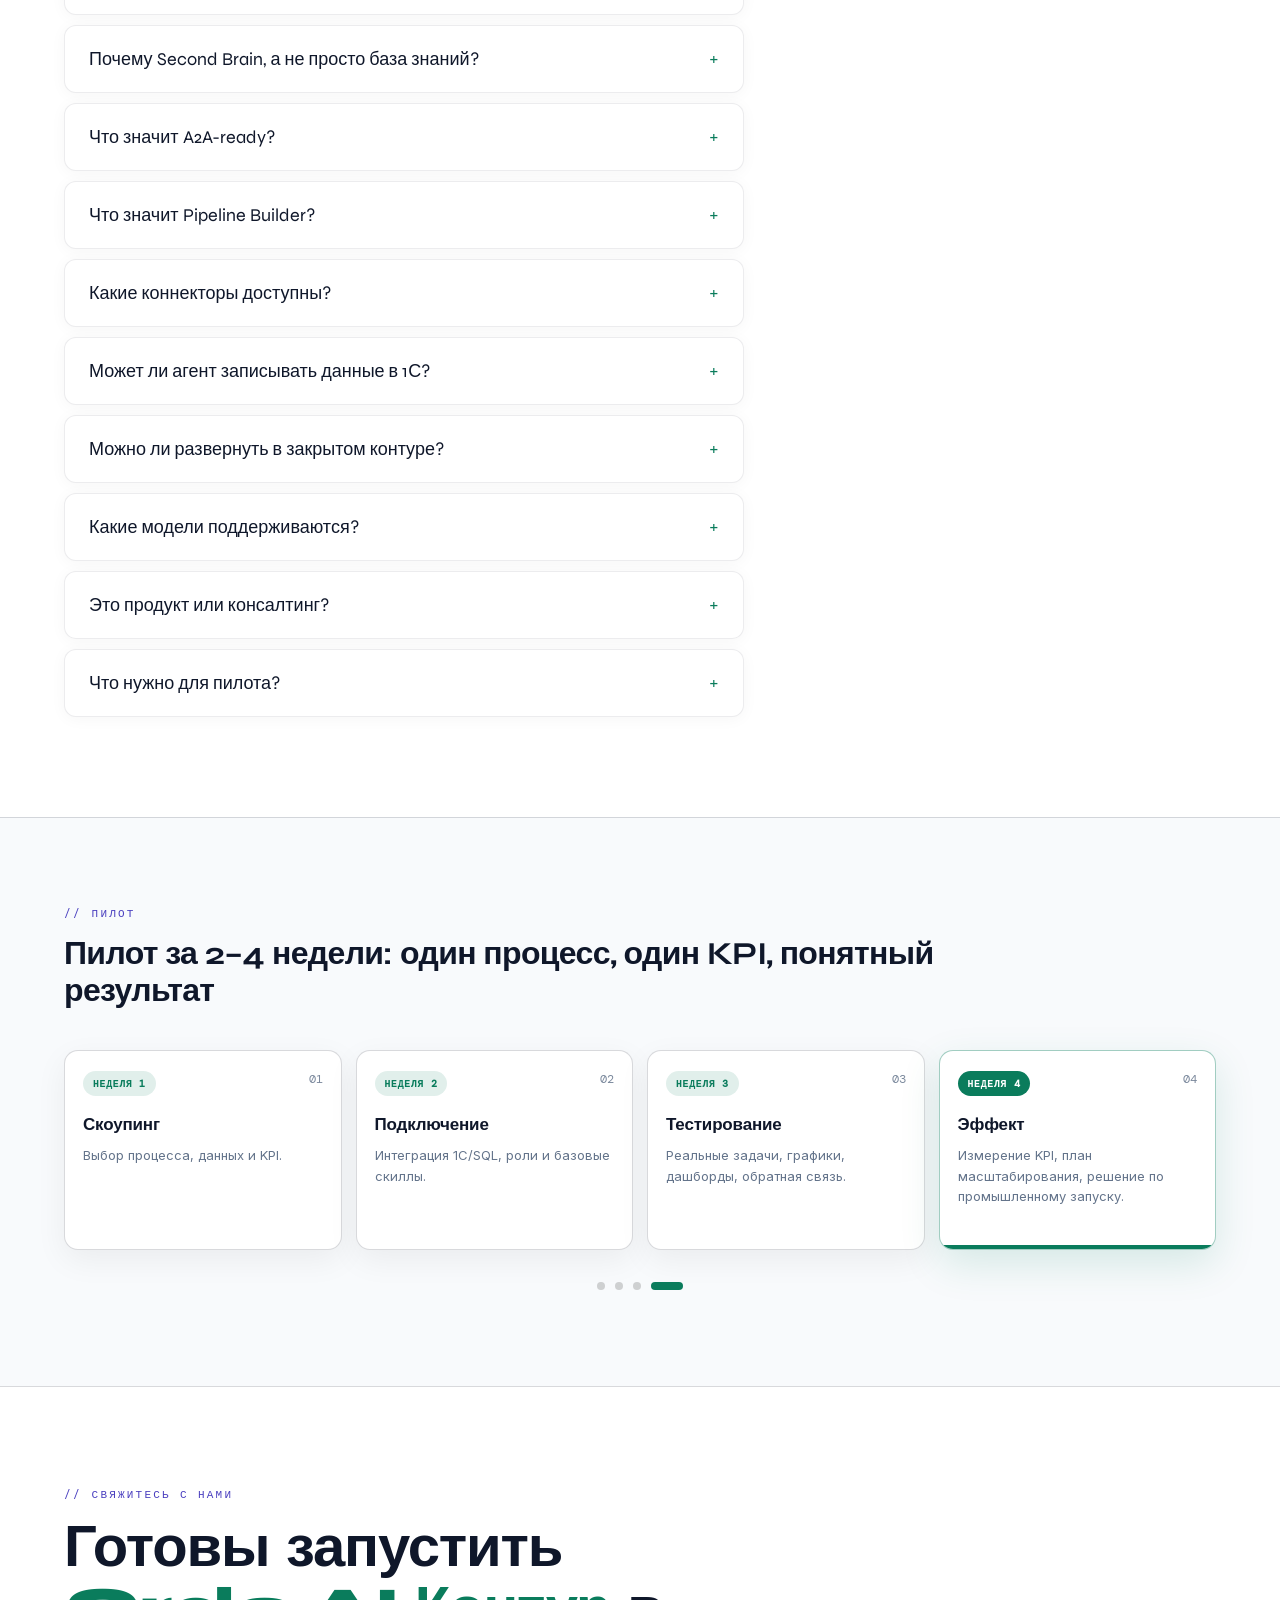
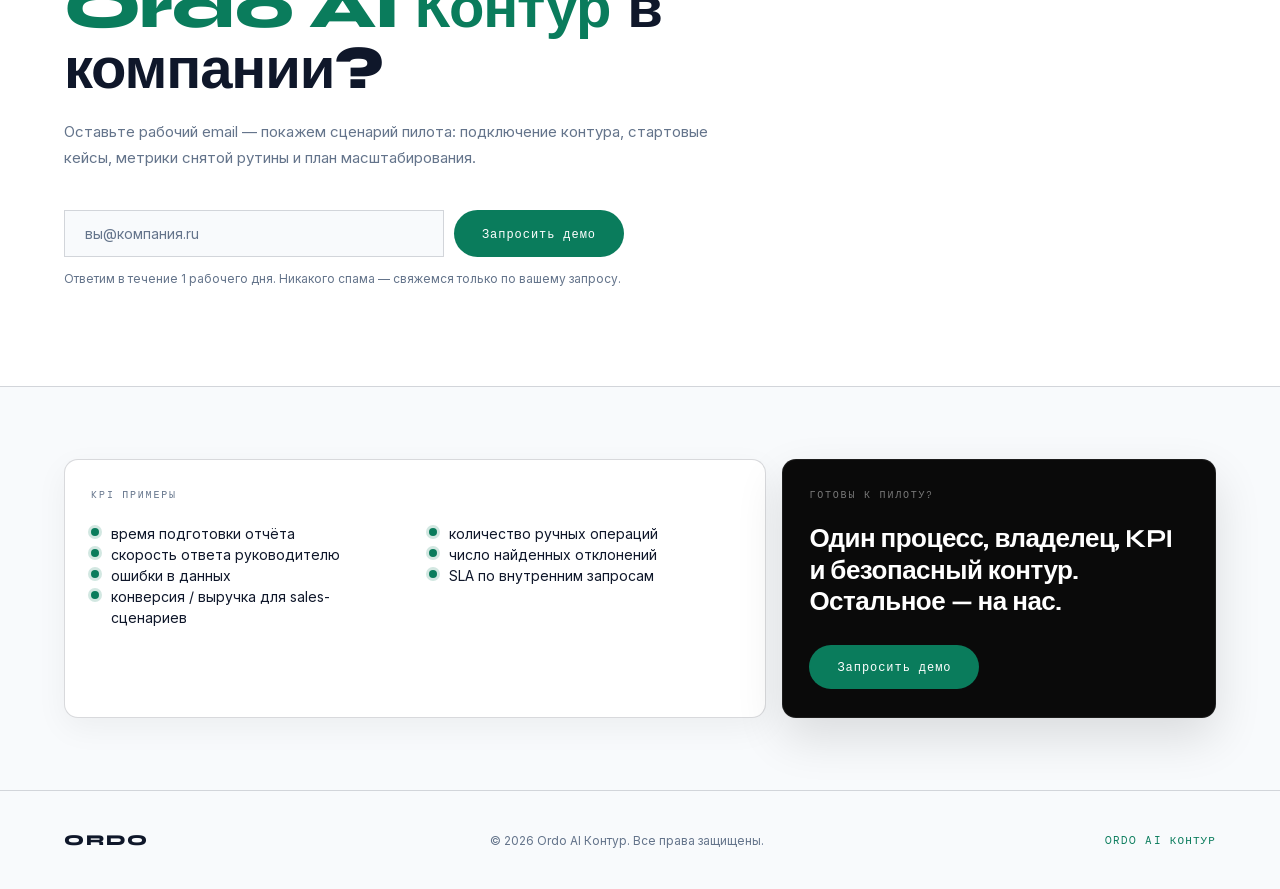
<file: platform/index.html>
<!DOCTYPE html>
<html lang="ru">
<head>
<meta charset="UTF-8"/>
<meta name="viewport" content="width=device-width, initial-scale=1.0"/>
<link rel="icon" href="../favicon.svg" type="image/svg+xml"/>
<link rel="icon" href="../favicon-48.png" type="image/png" sizes="48x48"/>
<link rel="icon" href="../favicon-32.png" type="image/png" sizes="32x32"/>
<link rel="apple-touch-icon" href="../apple-touch-icon.png"/>
<link rel="manifest" href="../site.webmanifest"/>
<meta name="theme-color" content="#0a7c5c"/>
<title>Ordo AI Контур — единая корпоративная AI-среда</title>
<link rel="preconnect" href="https://fonts.googleapis.com"/>
<link rel="preconnect" href="https://fonts.gstatic.com" crossorigin/>
<link href="https://fonts.googleapis.com/css2?family=Syne:wght@400;700;800&family=DM+Mono:wght@400;500&display=swap" rel="stylesheet"/>
<link rel="stylesheet" href="../styles/ordo-fonts.css"/>
<link rel="stylesheet" href="../styles/ordo-header.css"/>
<style>
  *, *::before, *::after { box-sizing: border-box; margin: 0; padding: 0; }
  :root {
    --white: #ffffff;
    --off-white: #f8fafc;
    --surface: #f8fafc;
    --surface2: #eef2f7;
    --border: rgba(15,23,42,0.08);
    --border-dark: rgba(15,23,42,0.16);
    --accent: #0a7c5c;
    --accent-light: #e6f5f0;
    --accent-soft: rgba(10, 124, 92, 0.12);
    --accent-ring: rgba(10, 124, 92, 0.18);
    --accent-border-strong: rgba(10, 124, 92, 0.38);
    --accent-shadow: rgba(10, 124, 92, 0.14);
    --accent2: #4a3fbf;
    --text: #0f172a;
    --muted: #64748b;
    --ff-display: 'Syne', sans-serif;
    --ff-mono: 'DM Mono', monospace;
    --ff-body: 'Inter', sans-serif;
  }
  html { scroll-behavior: smooth; }
  body { background: var(--white); color: var(--text); font-family: var(--ff-body); font-weight: 400; overflow-x: hidden; }

  .hero { min-height: calc(100vh - 64px); display: flex; flex-direction: column; justify-content: center; padding: 76px 5vw 34px; position: relative; overflow: hidden; background: var(--white); }
  .hero-grid-bg { position: absolute; inset: 0; background-image: linear-gradient(var(--border) 1px, transparent 1px), linear-gradient(90deg, var(--border) 1px, transparent 1px); background-size: 60px 60px; }
  .hero-glow { position: absolute; top: -150px; right: -100px; width: 600px; height: 600px; background: radial-gradient(circle, rgba(10,124,92,0.06) 0%, transparent 70%); pointer-events: none; }
  .hero-glow2 { position: absolute; bottom: -100px; left: -80px; width: 500px; height: 500px; background: radial-gradient(circle, rgba(74,63,191,0.05) 0%, transparent 70%); pointer-events: none; }
  .hero-label { font-family: var(--ff-mono); font-size: 11px; letter-spacing: 0.2em; color: var(--accent); margin-bottom: 14px; display: flex; align-items: center; gap: 10px; position: relative; }
  .hero-label::before { content: ''; display: inline-block; width: 24px; height: 1px; background: var(--accent); }
  .hero h1 { font-family: var(--ff-display); font-weight: 800; font-size: clamp(28px, 4.3vw, 56px); line-height: 1.03; letter-spacing: -0.02em; max-width: 700px; position: relative; }
  .hero h1 em { font-style: normal; color: var(--accent); }
  .hero-sub { margin-top: 18px; font-size: 16px; line-height: 1.62; color: var(--muted); max-width: 560px; position: relative; }
  .hero-actions { margin-top: 24px; display: flex; align-items: center; gap: 20px; flex-wrap: wrap; position: relative; }
  .btn-primary { font-family: var(--ff-mono); font-size: 12px; letter-spacing: 0.08em; padding: 14px 28px; background: var(--accent); color: #fff; border: none; border-radius: 999px; cursor: pointer; font-weight: 500; transition: background 0.2s, transform 0.15s; }
  .btn-primary:hover { background: #0a9970; transform: translateY(-1px); }
  .hero-stats { margin-top: 34px; display: flex; gap: 34px; flex-wrap: wrap; position: relative; }
  .stat { display: flex; flex-direction: column; gap: 4px; }
  .stat-num { font-family: var(--ff-display); font-weight: 700; font-size: 32px; color: var(--text); }
  .stat-num span { color: var(--accent); }
  .stat-label { font-size: 12px; letter-spacing: 0.1em; color: var(--muted); }
  .stat-divider { width: 0.5px; background: var(--border-dark); align-self: stretch; }

  @media (max-height: 860px) {
    .hero { padding-top: 70px; padding-bottom: 24px; }
    .hero h1 { font-size: clamp(26px, 3.9vw, 48px); }
    .hero-sub { margin-top: 14px; font-size: 15px; line-height: 1.55; }
    .hero-actions { margin-top: 18px; }
    .hero-stats { margin-top: 22px; }
    .stat-num { font-size: 26px; }
  }

  .workspace-section { padding: 72px 5vw 56px; background: var(--white); border-top: 0.5px solid var(--border-dark); border-bottom: 0.5px solid var(--border-dark); position: relative; }
  .workspace-wrap { max-width: 1180px; margin: 0 auto; }
  .workspace-frame { background: transparent; border: none; border-radius: 0; overflow: visible; box-shadow: none; }
  .workspace-insert { background: #121212; border: 1px solid rgba(0,0,0,0.1); border-radius: 16px; overflow: hidden; box-shadow: 0 24px 64px rgba(15,15,14,0.14), 0 4px 16px rgba(15,15,14,0.06); }
  .workspace-topbar { display: flex; align-items: center; justify-content: space-between; flex-wrap: wrap; gap: 10px; padding: 14px 22px; border-bottom: 1px solid rgba(255,255,255,0.06); font-family: var(--ff-mono); font-size: 10px; letter-spacing: 0.14em; text-transform: uppercase; color: rgba(255,255,255,0.42); }
  .workspace-topbar strong { color: #fff; font-weight: 600; }
  .workspace-topbar-dot { color: var(--accent); font-weight: 700; }
  .workspace-goal-header { padding: 28px 22px 32px; border-bottom: none; }
  .workspace-kicker { font-family: var(--ff-mono); font-size: 10px; letter-spacing: 0.2em; color: rgba(255,255,255,0.45); text-transform: uppercase; margin-bottom: 14px; }
  .workspace-goal-text { font-family: var(--ff-body); font-size: clamp(15px, 2.1vw, 19px); font-weight: 400; line-height: 1.55; color: #fff; max-width: 960px; margin: 0; }
  .workspace-body { display: grid; grid-template-columns: minmax(200px, 1fr) minmax(220px, 1.1fr) minmax(200px, 1fr); gap: 14px; align-items: stretch; margin-top: 14px; }
  .workspace-col { padding: 20px 18px; border-right: none; display: flex; flex-direction: column; gap: 10px; background: #161616; border: 1px solid rgba(255,255,255,0.08); border-radius: 14px; box-shadow: 0 16px 40px rgba(15,15,14,0.12), 0 2px 8px rgba(15,15,14,0.05); }
  .workspace-agent-card { background: #1e1e1e; border-radius: 10px; padding: 14px 16px; border: 1px solid rgba(255,255,255,0.06); }
  .workspace-agent-row { display: flex; align-items: flex-start; gap: 12px; }
  .workspace-accent-dot { width: 8px; height: 8px; border-radius: 50%; background: var(--accent); flex-shrink: 0; margin-top: 5px; box-shadow: 0 0 0 3px var(--accent-ring); }
  .workspace-agent-name { font-family: var(--ff-display); font-weight: 700; font-size: 13px; color: #fff; line-height: 1.25; }
  .workspace-agent-sub { font-size: 12px; color: rgba(255,255,255,0.52); margin-top: 6px; line-height: 1.45; }
  .workspace-trace-list { display: flex; flex-direction: column; gap: 4px; }
  .workspace-trace-row { display: flex; align-items: center; gap: 12px; padding: 6px 0; }
  .workspace-trace-num { width: 28px; height: 28px; border-radius: 50%; background: var(--accent); color: #fff; font-family: var(--ff-mono); font-size: 11px; font-weight: 600; display: flex; align-items: center; justify-content: center; flex-shrink: 0; }
  .workspace-trace-label { font-size: 13px; color: #fff; }
  .workspace-dash-list { display: flex; flex-direction: column; gap: 10px; }
  .workspace-dash-item { background: #1e1e1e; border-radius: 10px; padding: 14px 16px; font-size: 13px; color: #fff; line-height: 1.45; border: 1px solid rgba(255,255,255,0.06); }
  .workspace-dash-item--accent { color: var(--accent); font-weight: 600; }

  @media (max-width: 960px) {
    .workspace-body { grid-template-columns: 1fr; margin-top: 12px; gap: 12px; }
  }

  section { padding: 100px 5vw; position: relative; }
  .section-label { font-family: var(--ff-mono); font-size: 11px; letter-spacing: 0.2em; color: var(--accent2); margin-bottom: 16px; }
  .section-title { font-family: var(--ff-display); font-weight: 700; font-size: clamp(28px, 4vw, 44px); line-height: 1.1; letter-spacing: -0.01em; }

  .features-grid { margin-top: 64px; display: grid; grid-template-columns: repeat(4, minmax(0, 1fr)); gap: 16px; background: transparent; border: none; }
  .feat-card { background: #141414; padding: 32px 28px; border-radius: 14px; border: 1px solid rgba(255,255,255,0.08); box-shadow: 0 16px 48px rgba(0,0,0,0.35), 0 2px 8px rgba(0,0,0,0.2); transition: transform 0.22s ease, border-color 0.22s ease, box-shadow 0.22s ease; cursor: default; position: relative; overflow: hidden; }
  .feat-card:hover { transform: translateY(-3px); border-color: rgba(255,255,255,0.14); box-shadow: 0 22px 56px rgba(0,0,0,0.45), 0 4px 14px rgba(0,0,0,0.25); }
  .feat-card::before { content: ''; position: absolute; top: 0; left: 0; right: 0; height: 3px; background: linear-gradient(90deg, var(--accent), var(--accent2)); opacity: 0; transition: opacity 0.3s; border-radius: 14px 14px 0 0; }
  .feat-card:hover::before { opacity: 1; }
  .feat-title { font-family: var(--ff-display); font-weight: 700; font-size: 17px; margin-bottom: 12px; color: #fff; letter-spacing: -0.01em; }
  .feat-card--highlight { background: #181818; box-shadow: 0 16px 48px rgba(0,0,0,0.35), 0 0 0 1px rgba(10,124,92,0.22); }
  .feat-desc { font-size: 14px; color: rgba(255,255,255,0.66); line-height: 1.72; }

  .models-section { border-top: 0.5px solid var(--border-dark); border-bottom: 0.5px solid var(--border-dark); padding: 0; overflow: hidden; background: var(--off-white); }
  .models-header { padding: 48px 5vw 24px; }
  .ticker-wrap { overflow: hidden; position: relative; padding: 20px 0; }
  .ticker-wrap::before, .ticker-wrap::after { content: ''; position: absolute; top: 0; bottom: 0; width: 120px; z-index: 2; }
  .ticker-wrap::before { left: 0; background: linear-gradient(90deg, var(--off-white), transparent); }
  .ticker-wrap::after { right: 0; background: linear-gradient(-90deg, var(--off-white), transparent); }
  .ticker { display: flex; gap: 12px; animation: ticker 28s linear infinite; width: max-content; }
  .ticker:hover { animation-play-state: paused; }
  @keyframes ticker { 0% { transform: translateX(0); } 100% { transform: translateX(-50%); } }
  .model-tag { font-family: var(--ff-mono); font-size: 12px; letter-spacing: 0.06em; padding: 8px 16px; border: 0.5px solid var(--border-dark); color: var(--muted); white-space: nowrap; transition: all 0.2s; background: var(--white); }
  .model-tag:hover { color: var(--accent); border-color: var(--accent); }
  .model-tag.highlight { color: var(--accent2); border-color: var(--accent2); background: var(--white); }

  .cta-section { background: var(--white); border-top: 0.5px solid var(--border-dark); }
  .cta-inner { max-width: 680px; }
  .cta-title { font-family: var(--ff-display); font-weight: 800; font-size: clamp(32px, 5vw, 58px); line-height: 1.05; letter-spacing: -0.02em; }
  .cta-title em { font-style: normal; color: var(--accent); }
  .cta-form { margin-top: 40px; display: flex; gap: 10px; max-width: 560px; }
  .cta-input { flex: 1; padding: 14px 20px; background: var(--off-white); border: 0.5px solid var(--border-dark); color: var(--text); font-family: var(--ff-body); font-size: 14px; outline: none; transition: border-color 0.2s; }
  .cta-input::placeholder { color: var(--muted); }
  .cta-input:focus { border-color: var(--accent); }
  .cta-submit { font-family: var(--ff-mono); font-size: 12px; letter-spacing: 0.08em; padding: 14px 28px; background: var(--accent); color: #fff; border: none; border-radius: 999px; cursor: pointer; font-weight: 500; white-space: nowrap; transition: background 0.2s, transform 0.15s; }
  .cta-submit:hover { background: #0a9970; transform: translateY(-1px); }
  .cta-note { margin-top: 14px; font-size: 12px; color: var(--muted); }

  footer { padding: 40px 5vw; border-top: 0.5px solid var(--border-dark); display: flex; justify-content: space-between; align-items: center; flex-wrap: wrap; gap: 16px; background: var(--off-white); }
  .footer-logo { font-family: var(--ff-display); font-weight: 800; font-size: 15px; letter-spacing: 0.12em; color: var(--text); }
  .footer-logo span { color: var(--accent); }
  footer p { font-size: 12px; color: var(--muted); }

  .audience-section { background: var(--white); border-top: 0.5px solid var(--border-dark); }
  .audience-section .section-title { color: var(--text); }
  .audience-intro { margin-top: 20px; font-size: 15px; color: var(--muted); line-height: 1.75; max-width: 720px; }
  .audience-grid { margin-top: 48px; display: grid; grid-template-columns: repeat(auto-fit, minmax(240px, 1fr)); gap: 16px; background: transparent; border: none; }
  .audience-card { background: #121212; padding: 28px 24px; border-radius: 14px; border: 1px solid rgba(0,0,0,0.12); box-shadow: 0 20px 50px rgba(15,15,14,0.12), 0 4px 16px rgba(15,15,14,0.06); transition: transform 0.22s ease, box-shadow 0.22s ease; }
  .audience-card:hover { transform: translateY(-2px); box-shadow: 0 26px 60px rgba(15,15,14,0.16), 0 6px 20px rgba(15,15,14,0.08); }
  .audience-role { font-family: var(--ff-mono); font-size: 11px; letter-spacing: 0.14em; color: var(--accent); margin-bottom: 12px; }
  .audience-title { font-family: var(--ff-display); font-weight: 700; font-size: 17px; margin-bottom: 12px; color: #fff; letter-spacing: -0.01em; }
  .audience-desc { font-size: 14px; color: rgba(255,255,255,0.66); line-height: 1.68; }

  .long-section { border-top: 0.5px solid var(--border-dark); background: var(--white); }
  .long-intro { margin-top: 20px; max-width: 820px; font-size: 16px; line-height: 1.8; color: var(--muted); }
  .long-grid { margin-top: 42px; display: grid; grid-template-columns: repeat(auto-fit, minmax(260px, 1fr)); gap: 18px; background: transparent; border: none; }
  .long-card { background: var(--white); padding: 28px 26px; border-radius: 14px; border: 1px solid var(--border); box-shadow: 0 4px 28px rgba(15,15,14,0.06), 0 1px 3px rgba(15,15,14,0.04); transition: transform 0.2s ease, box-shadow 0.2s ease, border-color 0.2s ease; }
  .long-card:hover { transform: translateY(-2px); box-shadow: 0 12px 40px rgba(15,15,14,0.09), 0 2px 8px rgba(15,15,14,0.05); border-color: rgba(10,124,92,0.18); }
  .long-card h3 { font-family: var(--ff-display); font-size: 18px; margin-bottom: 12px; letter-spacing: -0.01em; }
  .long-card p { font-size: 14px; line-height: 1.72; color: var(--muted); }
  .manifest-grid { margin-top: 40px; display: grid; grid-template-columns: repeat(auto-fit, minmax(240px, 1fr)); gap: 18px; background: transparent; border: none; }
  .manifest-card { background: var(--white); padding: 28px 26px; border-radius: 14px; border: 1px solid var(--border); box-shadow: 0 4px 28px rgba(15,15,14,0.06), 0 1px 3px rgba(15,15,14,0.04); transition: transform 0.2s ease, box-shadow 0.2s ease, border-color 0.2s ease; position: relative; overflow: hidden; }
  .manifest-card::before { content: ''; position: absolute; top: 0; left: 0; width: 4px; height: 100%; background: linear-gradient(180deg, var(--accent), var(--accent2)); opacity: 0.85; border-radius: 14px 0 0 14px; }
  .manifest-card:hover { transform: translateY(-2px); box-shadow: 0 12px 40px rgba(15,15,14,0.09), 0 2px 8px rgba(15,15,14,0.05); border-color: rgba(10,124,92,0.2); }
  .manifest-step { font-family: var(--ff-mono); font-size: 11px; letter-spacing: 0.15em; color: var(--accent); margin-bottom: 14px; padding-left: 8px; }
  .manifest-name { font-family: var(--ff-display); font-weight: 700; font-size: 17px; margin-bottom: 10px; color: var(--text); letter-spacing: -0.01em; padding-left: 8px; }
  .manifest-text { font-size: 14px; color: var(--muted); line-height: 1.68; padding-left: 8px; }
  .dark-section { background: #0a0a0a; border-top: 0.5px solid rgba(255,255,255,0.12); }
  .dark-section .section-label { color: var(--accent); }
  .dark-section .section-title { color: #fff; }
  .dark-section .long-intro { color: rgba(255,255,255,0.65); }
  .section-cta-row { margin-top: 30px; display: flex; justify-content: flex-start; }
  .section-demo-btn { font-family: var(--ff-mono); font-size: 12px; letter-spacing: 0.08em; padding: 14px 28px; background: var(--accent); color: #fff; border: none; border-radius: 999px; cursor: pointer; font-weight: 500; transition: background 0.2s, transform 0.15s; }
  .section-demo-btn:hover { background: #0a9970; transform: translateY(-1px); }
  .examples-section { background: var(--off-white); border-top: 0.5px solid var(--border-dark); }
  .examples-intro { margin-top: 18px; max-width: 760px; font-size: 15px; line-height: 1.72; color: var(--muted); }
  .examples-grid { margin-top: 40px; display: grid; grid-template-columns: repeat(3, minmax(0, 1fr)); gap: 18px; }
  .examples-card { background: var(--white); border: 1px solid var(--border); border-radius: 16px; padding: 28px 26px; box-shadow: 0 6px 28px rgba(15,15,14,0.06), 0 1px 3px rgba(15,15,14,0.04); }
  .examples-type { font-family: var(--ff-mono); font-size: 11px; letter-spacing: 0.16em; text-transform: uppercase; color: var(--accent); margin-bottom: 14px; }
  .examples-title { font-family: var(--ff-display); font-weight: 700; font-size: 22px; line-height: 1.12; letter-spacing: -0.02em; color: var(--text); margin-bottom: 20px; }
  .examples-list { display: flex; flex-direction: column; gap: 14px; }
  .examples-item { padding: 14px 0 0; border-top: 1px solid rgba(15,15,14,0.08); }
  .examples-item:first-child { padding-top: 0; border-top: none; }
  .examples-item-name { font-family: var(--ff-display); font-weight: 700; font-size: 16px; line-height: 1.2; color: var(--text); }
  .examples-item-desc { margin-top: 6px; font-size: 13px; line-height: 1.45; color: var(--muted); }
  .problem-symptoms-title { margin-top: 48px; font-family: var(--ff-display); font-weight: 700; font-size: clamp(22px, 3vw, 28px); line-height: 1.15; letter-spacing: -0.01em; }
  .faq-inner { max-width: 680px; margin: 0; }
  .faq-list { margin-top: 34px; display: flex; flex-direction: column; gap: 10px; background: transparent; border: none; }
  .faq-item { background: var(--white); padding: 0; border-radius: 12px; border: 1px solid var(--border); box-shadow: 0 2px 16px rgba(15,15,14,0.04); overflow: hidden; }
  .faq-q { width: 100%; text-align: left; font-family: var(--ff-display); font-size: 18px; padding: 22px 24px; border: none; background: transparent; color: var(--text); cursor: pointer; display: flex; align-items: center; justify-content: space-between; gap: 16px; }
  .faq-q::after { content: '+'; font-family: var(--ff-mono); font-size: 16px; color: var(--accent); transition: transform 0.2s ease; flex-shrink: 0; }
  .faq-a { max-height: 0; overflow: hidden; font-size: 14px; line-height: 1.75; color: var(--muted); padding: 0 24px; transition: max-height 0.3s ease, padding-bottom 0.3s ease; }
  .faq-item.open .faq-q::after { content: '−'; }
  .faq-item.open .faq-a { max-height: 560px; padding-bottom: 22px; }

  .why-section { padding: 88px 5vw; background: var(--off-white); border-top: 0.5px solid var(--border-dark); }
  .why-inner { max-width: 1000px; margin: 0 auto; }
  .why-title { font-family: var(--ff-display); font-weight: 700; font-size: clamp(24px, 3.8vw, 36px); line-height: 1.12; letter-spacing: -0.02em; color: var(--text); max-width: 920px; }
  .why-intro { margin-top: 22px; font-size: 16px; line-height: 1.75; color: var(--muted); max-width: 900px; }
  .why-grid { margin-top: 36px; display: grid; grid-template-columns: repeat(2, 1fr); gap: 12px; }
  .why-card { background: var(--white); border: 0.5px solid var(--border-dark); border-radius: 12px; padding: 18px 18px 18px 20px; display: flex; align-items: flex-start; gap: 14px; box-shadow: 0 8px 24px rgba(15,15,14,0.04); }
  .why-dot { width: 10px; height: 10px; border-radius: 50%; background: var(--accent); flex-shrink: 0; margin-top: 4px; box-shadow: 0 0 0 3px var(--accent-ring); }
  .why-card p { font-size: 14px; line-height: 1.55; color: var(--text); font-weight: 400; }

  .partners-section { padding: 88px 5vw; background: #0a0a0a; border-top: 1px solid rgba(255,255,255,0.06); color: #fff; }
  .partners-inner { max-width: 1180px; margin: 0 auto; display: grid; grid-template-columns: minmax(280px, 1fr) minmax(320px, 1.05fr); gap: 48px; align-items: start; }
  .partners-kicker { font-family: var(--ff-mono); font-size: 11px; letter-spacing: 0.18em; text-transform: uppercase; color: var(--accent); margin-bottom: 18px; }
  .partners-title { font-family: var(--ff-display); font-weight: 700; font-size: clamp(22px, 3.2vw, 32px); line-height: 1.15; letter-spacing: -0.02em; color: #fff; }
  .partners-lead { margin-top: 18px; font-size: 16px; line-height: 1.65; color: rgba(255,255,255,0.62); }
  .partners-body { margin-top: 16px; font-size: 14px; line-height: 1.7; color: rgba(255,255,255,0.52); }
  .partners-cards { display: grid; grid-template-columns: repeat(2, 1fr); gap: 10px; }
  .partners-card { background: #1a1a1a; border: 1px solid rgba(255,255,255,0.07); border-radius: 10px; padding: 14px 16px; font-size: 13px; line-height: 1.45; color: rgba(255,255,255,0.92); display: flex; align-items: flex-start; gap: 12px; }
  .partners-check { color: var(--accent); font-weight: 700; flex-shrink: 0; font-size: 14px; line-height: 1.2; }

  .pilot-section { padding: 88px 5vw 96px; background: var(--off-white); border-top: 0.5px solid var(--border-dark); }
  .pilot-inner { max-width: 1180px; margin: 0 auto; }
  .pilot-title { font-family: var(--ff-display); font-weight: 700; font-size: clamp(22px, 3.2vw, 32px); line-height: 1.15; letter-spacing: -0.02em; color: var(--text); max-width: 920px; }
  .pilot-grid { margin-top: 40px; display: grid; grid-template-columns: repeat(4, 1fr); gap: 14px; align-items: stretch; }
  .pilot-card { background: var(--white); border: 0.5px solid var(--border-dark); border-radius: 14px; padding: 20px 18px 22px; box-shadow: 0 10px 32px rgba(15,15,14,0.06); display: flex; flex-direction: column; min-height: 200px; position: relative; overflow: hidden; transition: box-shadow 0.2s, border-color 0.2s; }
  .pilot-card-head { display: flex; justify-content: space-between; align-items: flex-start; gap: 10px; margin-bottom: 18px; }
  .pilot-week { font-family: var(--ff-mono); font-size: 10px; letter-spacing: 0.06em; text-transform: uppercase; padding: 6px 10px; border-radius: 999px; background: var(--accent-soft); color: var(--accent); font-weight: 600; }
  .pilot-step { font-family: var(--ff-mono); font-size: 12px; color: var(--muted); opacity: 0.85; }
  .pilot-card h3 { font-family: var(--ff-display); font-weight: 700; font-size: 17px; margin-bottom: 10px; color: var(--text); letter-spacing: -0.01em; }
  .pilot-card p { font-size: 13px; line-height: 1.6; color: var(--muted); flex: 1; }
  .pilot-card--active { border-color: var(--accent-border-strong); box-shadow: 0 14px 40px var(--accent-shadow); }
  .pilot-card--active .pilot-week { background: var(--accent); color: #fff; }
  .pilot-card--active::after { content: ''; position: absolute; left: 0; right: 0; bottom: 0; height: 4px; background: var(--accent); border-radius: 0 0 12px 12px; }
  .pilot-dots { margin-top: 32px; display: flex; justify-content: center; align-items: center; gap: 10px; }
  .pilot-dot { width: 8px; height: 8px; border-radius: 50%; background: rgba(15,15,14,0.18); flex-shrink: 0; }
  .pilot-dot--active { width: 32px; height: 8px; border-radius: 999px; background: var(--accent); }

  .closing-section { background: var(--off-white); border-top: 0.5px solid var(--border-dark); padding-top: 72px; padding-bottom: 72px; }
  .closing-inner { max-width: 1180px; margin: 0 auto; }
  .closing-grid { display: grid; grid-template-columns: minmax(0, 1.62fr) minmax(0, 1fr); gap: 16px; align-items: stretch; }
  .closing-card { border-radius: 14px; padding: 28px 26px; min-height: 100%; display: flex; flex-direction: column; }
  .closing-kpi { background: var(--white); border: 0.5px solid var(--border-dark); box-shadow: 0 10px 32px rgba(15,15,14,0.05); }
  .closing-label { font-family: var(--ff-mono); font-size: 10px; letter-spacing: 0.18em; text-transform: uppercase; color: var(--muted); margin-bottom: 22px; }
  .closing-kpi-cols { display: grid; grid-template-columns: repeat(2, 1fr); gap: 10px 28px; flex: 1; }
  .closing-kpi-item { display: flex; align-items: flex-start; gap: 12px; font-size: 14px; line-height: 1.5; color: var(--text); }
  .closing-kpi-dot { width: 8px; height: 8px; border-radius: 50%; background: var(--accent); flex-shrink: 0; margin-top: 5px; box-shadow: 0 0 0 3px var(--accent-ring); }
  .closing-cta { background: #0a0a0a; border: 1px solid rgba(255,255,255,0.08); color: #fff; box-shadow: 0 20px 48px rgba(0,0,0,0.12); }
  .closing-cta .closing-label { color: rgba(255,255,255,0.45); }
  .closing-cta-title { font-family: var(--ff-display); font-weight: 700; font-size: clamp(20px, 2.6vw, 26px); line-height: 1.2; letter-spacing: -0.02em; color: #fff; flex: 1; }
  .closing-cta-btn { margin-top: 28px; align-self: flex-start; font-family: var(--ff-mono); font-size: 12px; letter-spacing: 0.08em; padding: 14px 28px; background: var(--accent); color: #fff; border: none; border-radius: 999px; cursor: pointer; font-weight: 500; transition: background 0.2s, transform 0.15s; }
  .closing-cta-btn:hover { background: #0a9970; transform: translateY(-1px); }
  .closing-cta-btn:focus-visible { outline: 2px solid #fff; outline-offset: 3px; }

  @media (max-width: 900px) {
    .features-grid { grid-template-columns: repeat(2, minmax(0, 1fr)); }
    .examples-grid { grid-template-columns: 1fr; }
    .why-grid { grid-template-columns: 1fr; }
    .partners-inner { grid-template-columns: 1fr; }
    .pilot-grid { grid-template-columns: repeat(2, 1fr); }
    .closing-grid { grid-template-columns: 1fr; }
  }
  @media (max-width: 560px) {
    .features-grid { grid-template-columns: 1fr; }
    .pilot-grid { grid-template-columns: 1fr; }
    .closing-kpi-cols { grid-template-columns: 1fr; }
  }
</style>
</head>
<body>

<header class="ordo-header" id="ordo-header">
  <div class="ordo-header__bar">
    <a class="ordo-brand" href="../index.html">ORDO<span> AI</span></a>
    <nav class="ordo-nav" aria-label="Основное">
      <div class="ordo-nav-item has-mega">
        <button type="button" class="ordo-nav-trigger" aria-expanded="false" aria-controls="ordo-mega-products">Продукты<svg viewBox="0 0 24 24" fill="none" stroke="currentColor" stroke-width="2" aria-hidden="true"><path d="m6 9 6 6 6-6"/></svg></button>
        <div id="ordo-mega-products" class="ordo-mega" role="region" aria-label="Продукты Ordo">
                                                  <div class="ordo-mega-grid">
            <a href="../copilot/" class="ordo-mega-card" data-ordo-sub="copilot"><span class="ordo-mega-card__visual ordo-mega-card__visual--icon"><img src="../assets/img/icons/crm.png" alt="" loading="lazy" decoding="async"/></span><span class="ordo-mega-card__title">Sales Copilot</span><span class="ordo-mega-card__desc">Подсказки менеджеру в момент сделки</span></a>
            <a href="../search/" class="ordo-mega-card" data-ordo-sub="search"><span class="ordo-mega-card__visual ordo-mega-card__visual--icon"><img src="../assets/img/icons/search.png" alt="" loading="lazy" decoding="async"/></span><span class="ordo-mega-card__title">AI Search</span><span class="ordo-mega-card__desc">Поиск и ассистент по каталогу e-commerce</span></a>
            <a href="../listening/" class="ordo-mega-card" data-ordo-sub="listening"><span class="ordo-mega-card__visual ordo-mega-card__visual--icon"><img src="../assets/img/icons/platform.png" alt="" loading="lazy" decoding="async"/></span><span class="ordo-mega-card__title">ИИ-прослушка</span><span class="ordo-mega-card__desc">Транскрибация и контроль качества звонков</span></a>
          </div></div>
      </div>
      <a class="ordo-nav-link" href="../industries/">Индустрии</a>
      <a class="ordo-nav-link" href="../cases/">Кейсы</a>
      <a class="ordo-nav-link" href="../partners/">Партнёрам</a>
            <a class="ordo-nav-link" href="../about/">О компании</a>
    </nav>
    <div class="ordo-header__actions">
      <a class="ordo-cta" href="../about/#contact" data-ordo-scroll-contact>Запросить демо</a>
      <button type="button" class="ordo-burger" aria-label="Открыть меню" aria-expanded="false" aria-controls="ordo-mobile-nav"><svg width="20" height="20" viewBox="0 0 24 24" fill="none" stroke="currentColor" stroke-width="2" aria-hidden="true"><path d="M4 6h16M4 12h16M4 18h16"/></svg></button>
    </div>
  </div>
  <nav class="ordo-mobile" id="ordo-mobile-nav" aria-label="Мобильное меню">
    <div class="ordo-mobile-group">
      <button type="button" class="ordo-mobile-trigger" aria-expanded="false">Продукты<svg viewBox="0 0 24 24" fill="none" stroke="currentColor" stroke-width="2"><path d="m6 9 6 6 6-6"/></svg></button>
            <div class="ordo-mobile-panel">
        <a href="../copilot/">Sales Copilot</a>
        <a href="../search/">AI Search</a>
        <a href="../listening/">ИИ-прослушка</a>
      </div>
    </div>
    <a class="ordo-mobile-link" href="../industries/">Индустрии</a>
    <a class="ordo-mobile-link" href="../cases/">Кейсы</a>
    <a class="ordo-mobile-link" href="../partners/">Партнёрам</a>
    <a class="ordo-mobile-link" href="../about/">О компании</a>
    <a class="ordo-mobile-cta" href="../about/#contact">Запросить демо</a>
  </nav>
</header>
<div class="ordo-backdrop" aria-hidden="true"></div>


<section class="hero" id="top">
  <div class="hero-grid-bg"></div>
  <div class="hero-glow"></div>
  <div class="hero-glow2"></div>
  <div class="hero-label">ORDO AI КОНТУР — ЕДИНАЯ КОРПОРАТИВНАЯ AI-СРЕДА</div>
  <h1>Личный AI<br/>для каждого сотрудника<br/>в едином контуре компании</h1>
  <p class="hero-sub">Ordo AI Контур — это не «купить AI каждому» и не корпоративный чат. Это рабочая среда, где сотрудники снимают рутину через скиллы, агентов и графы, а IT и бизнес сохраняют контроль над доступами, данными, моделями и интеграциями.</p>
  <div class="hero-actions">
    <button class="btn-primary" onclick="document.getElementById('contact').scrollIntoView({behavior:'smooth'})">Запросить демо</button>
  </div>
  <div class="hero-stats">
    <div class="stat"><div class="stat-num">50<span>+</span></div><div class="stat-label">МОДЕЛЕЙ В КАТАЛОГЕ</div></div>
    <div class="stat-divider"></div>
    <div class="stat"><div class="stat-num">1</div><div class="stat-label">ORDO AI КОНТУР</div></div>
    <div class="stat-divider"></div>
    <div class="stat"><div class="stat-num">∞</div><div class="stat-label">АВТОМАТИЗАЦИЙ В ГРАФАХ</div></div>
  </div>
</section>

<section class="workspace-section" aria-label="Пример рабочего пространства агента">
  <div class="workspace-wrap">
    <div class="workspace-frame">
      <div class="workspace-insert">
        <div class="workspace-topbar">
          <span><strong>ORDO</strong> <span class="workspace-topbar-dot">·</span> AGENT WORKSPACE</span>
          <span>трейс · #4f81e2</span>
        </div>
        <div class="workspace-goal-header">
          <div class="workspace-kicker">Цель пользователя</div>
          <p class="workspace-goal-text">Сравни план-факт из 1С и SQL, проверь сделки без next step в CRM, найди причины отклонений и собери дашборд для руководителя.</p>
        </div>
      </div>
      <div class="workspace-body">
        <div class="workspace-col">
          <div class="workspace-kicker">Агенты</div>
          <div class="workspace-agent-card">
            <div class="workspace-agent-row">
              <span class="workspace-accent-dot" aria-hidden="true"></span>
              <div>
                <div class="workspace-agent-name">Coordinator Agent</div>
                <div class="workspace-agent-sub">Планирует и распределяет</div>
              </div>
            </div>
          </div>
          <div class="workspace-agent-card">
            <div class="workspace-agent-row">
              <span class="workspace-accent-dot" aria-hidden="true"></span>
              <div>
                <div class="workspace-agent-name">Data Agent</div>
                <div class="workspace-agent-sub">1С · SQL · CRM</div>
              </div>
            </div>
          </div>
          <div class="workspace-agent-card">
            <div class="workspace-agent-row">
              <span class="workspace-accent-dot" aria-hidden="true"></span>
              <div>
                <div class="workspace-agent-name">Finance Analyst</div>
                <div class="workspace-agent-sub">План-факт, маржа</div>
              </div>
            </div>
          </div>
          <div class="workspace-agent-card">
            <div class="workspace-agent-row">
              <span class="workspace-accent-dot" aria-hidden="true"></span>
              <div>
                <div class="workspace-agent-name">Sales Agent</div>
                <div class="workspace-agent-sub">Воронка, next step</div>
              </div>
            </div>
          </div>
          <div class="workspace-agent-card">
            <div class="workspace-agent-row">
              <span class="workspace-accent-dot" aria-hidden="true"></span>
              <div>
                <div class="workspace-agent-name">Report Agent</div>
                <div class="workspace-agent-sub">График и дашборд</div>
              </div>
            </div>
          </div>
        </div>
        <div class="workspace-col">
          <div class="workspace-kicker">Pipeline: трейс</div>
          <div class="workspace-trace-list">
            <div class="workspace-trace-row"><span class="workspace-trace-num">1</span><span class="workspace-trace-label">Загрузка данных из 1С</span></div>
            <div class="workspace-trace-row"><span class="workspace-trace-num">2</span><span class="workspace-trace-label">Запрос к SQL</span></div>
            <div class="workspace-trace-row"><span class="workspace-trace-num">3</span><span class="workspace-trace-label">Анализ CRM</span></div>
            <div class="workspace-trace-row"><span class="workspace-trace-num">4</span><span class="workspace-trace-label">Построение графика</span></div>
            <div class="workspace-trace-row"><span class="workspace-trace-num">5</span><span class="workspace-trace-label">Проверка источников</span></div>
            <div class="workspace-trace-row"><span class="workspace-trace-num">6</span><span class="workspace-trace-label">Сохранение в дашборд</span></div>
            <div class="workspace-trace-row"><span class="workspace-trace-num">7</span><span class="workspace-trace-label">Уведомление владельца</span></div>
            <div class="workspace-trace-row"><span class="workspace-trace-num">8</span><span class="workspace-trace-label">Логирование трейса</span></div>
          </div>
        </div>
        <div class="workspace-col">
          <div class="workspace-kicker">Результат в дашборде</div>
          <div class="workspace-dash-list">
            <div class="workspace-dash-item">Выручка: −7,4% к плану</div>
            <div class="workspace-dash-item">Расходы: +4,1% к плану</div>
            <div class="workspace-dash-item">Сделки без next step: 18</div>
            <div class="workspace-dash-item workspace-dash-item--accent">Риск по марже: высокий</div>
            <div class="workspace-dash-item">График добавлен в CEO Dashboard</div>
          </div>
        </div>
      </div>
    </div>
  </div>
</section>

<section class="long-section" id="problem">
  <div class="section-label">// ПРОБЛЕМА, КОТОРУЮ РЕШАЕТ ORDO</div>
  <div class="section-title">Не заменяем CRM и ERP.<br/>Возвращаем им правильную роль.</div>
  <p class="long-intro">CRM, ERP, 1С, SQL и DWH должны оставаться надёжными системами хранения фактов, клиентов, сделок, заказов, остатков, документов и транзакций. Но бизнесу нужен слой выше: тот, который понимает цель, собирает контекст, объясняет отклонения, координирует агентов и запускает действия. <strong style="font-weight:500;color:var(--text)">Ordo</strong> — этот слой. Без него данные и процессы остаются разрозненными, эффект от AI — фрагментарным, а ручная рутина съедает ценность — ниже типичные симптомы, с которыми мы работаем.</p>
  <div class="problem-symptoms-title">Симптомы, которые мешают масштабу</div>
  <div class="long-grid">
    <div class="long-card">
      <h3>Разрозненные инструменты</h3>
      <p>Когда каждый отдел использует свой AI-инструмент, теряются стандарты качества, растут риски утечки данных и исчезает общая картина внедрения.</p>
    </div>
    <div class="long-card">
      <h3>Ручная повторяемость</h3>
      <p>Одни и те же действия повторяются в разных системах и ручных циклах согласований. Без системного подхода сотрудники перегружены рутиной и не успевают фокусироваться на важном.</p>
    </div>
    <div class="long-card">
      <h3>Пилоты без масштаба</h3>
      <p>Большинство AI-инициатив остаются локальными экспериментами, потому что нет механизма, который переводит единичный успех в корпоративный стандарт.</p>
    </div>
  </div>
</section>

<section id="features" class="dark-section">
  <div class="section-label">// ВОЗМОЖНОСТИ</div>
  <div class="section-title">Корпоративный Second Brain:<br/>контекст, действия и контроль.</div>
  <div class="features-grid">
    <div class="feat-card">
      <div class="feat-title">Единая AI-среда поверх систем</div>
      <div class="feat-desc">CRM, 1С/ERP, задачи, документы и знания — один контур без теневого AI.</div>
    </div>
    <div class="feat-card feat-card--highlight">
      <div class="feat-title">Автоматизация рутины</div>
      <div class="feat-desc">Отдельный слой анализа: система находит повторяющиеся действия в контексте работы, показывает частоту и экономию времени и предлагает, что закрыть скиллом, агентом или графом.</div>
    </div>
    <div class="feat-card">
      <div class="feat-title">Графы: процессы, а не разовые ответы</div>
      <div class="feat-desc">Связывайте шаги в цепочки: событие → действие → согласование → фиксация результата. AI выполняет сценарий по правилам и с нужным уровнем подтверждения.</div>
    </div>
    <div class="feat-card">
      <div class="feat-title">Скиллы: повторяемые AI-навыки</div>
      <div class="feat-desc">Сводки и разбор данных, извлечение сущностей, подготовка черновиков, проверка по чек-листу и другие навыки из библиотеки или созданные сотрудниками без кода.</div>
    </div>
    <div class="feat-card">
      <div class="feat-title">ИИ-агенты</div>
      <div class="feat-desc">Подготовленные агенты для ключевых подразделений компании — подключаете и получаете исполнителя под свою систему, без сборки с нуля.</div>
    </div>
    <div class="feat-card">
      <div class="feat-title">Безопасность, аудит и управление моделями</div>
      <div class="feat-desc">Роли, права, логи, лимиты, маршрутизация моделей и прозрачность действий AI. IT управляет контуром, бизнес видит эффект и масштабирует лучшие сценарии.</div>
    </div>
    <div class="feat-card" id="how">
      <div class="feat-title">Онбординг до первого результата</div>
      <div class="feat-desc">Не лекция про термины, а интерактивное пошаговое обучение, которое обучит сотрудника любого возраста и с любым уровнем компетенций работать с ИИ-инструментами.</div>
    </div>
    <div class="feat-card">
      <div class="feat-title">Геймификация и трекинг результатов</div>
      <div class="feat-desc">Бейджи и прогресс за первые шаги, учёт снятой рутины и обмен удачными сценариями в команде; выделение AI-чемпионов — без «рейтингов ради контроля».</div>
    </div>
  </div>
</section>

<section class="long-section" id="value">
  <div class="section-label">// ПРОДУКТОВАЯ ЦЕННОСТЬ</div>
  <div class="section-title">Ordo — это не набор фич,<br/>а операционная модель AI-работы.</div>
  <div class="manifest-grid">
    <div class="manifest-card">
      <div class="manifest-step">01</div>
      <div class="manifest-name">Systems of Record</div>
      <div class="manifest-text">1С, CRM, ERP, SQL, DWH и документы хранят факты, транзакции и историю.</div>
    </div>
    <div class="manifest-card">
      <div class="manifest-step">02</div>
      <div class="manifest-name">Systems of Intelligence</div>
      <div class="manifest-text">LLM, RAG, управление контекстом и reasoning помогают понимать данные, искать связи и объяснять выводы.</div>
    </div>
    <div class="manifest-card">
      <div class="manifest-step">03</div>
      <div class="manifest-name">Systems of Action</div>
      <div class="manifest-text">Скиллы, инструменты, пайплайны, оркестрация A2A, согласования и аудит превращают выводы в управляемые действия.</div>
    </div>
  </div>
  <div class="section-cta-row">
    <button class="section-demo-btn" onclick="document.getElementById('contact').scrollIntoView({behavior:'smooth'})">Запросить демо</button>
  </div>
</section>

<section class="examples-section" id="examples">
  <div class="section-label">// КАК ЭТО ВЫГЛЯДИТ В ПРОДУКТЕ</div>
  <div class="section-title">Skills, Graphs и полноценный агент</div>
  <p class="examples-intro">Три уровня системы: skill решает одну точечную задачу, graph связывает шаги в сценарий, агент ведёт полноценную роль в рабочем контуре.</p>
  <div class="examples-grid">
    <div class="examples-card">
      <div class="examples-type">Skill</div>
      <div class="examples-title">Точечная функция</div>
      <div class="examples-list">
        <div class="examples-item">
          <div class="examples-item-name">Сводка встречи</div>
          <div class="examples-item-desc">Собирает тезисы разговора</div>
        </div>
        <div class="examples-item">
          <div class="examples-item-name">Проверка договора</div>
          <div class="examples-item-desc">Ищет риски и правки</div>
        </div>
        <div class="examples-item">
          <div class="examples-item-name">Разбор SQL-таблицы</div>
          <div class="examples-item-desc">Достаёт нужные показатели</div>
        </div>
      </div>
    </div>
    <div class="examples-card">
      <div class="examples-type">Graph</div>
      <div class="examples-title">Сценарий из шагов</div>
      <div class="examples-list">
        <div class="examples-item">
          <div class="examples-item-name">Согласование расходов</div>
          <div class="examples-item-desc">Маршрут, апрув, уведомление</div>
        </div>
        <div class="examples-item">
          <div class="examples-item-name">Еженедельный отчёт</div>
          <div class="examples-item-desc">Запуск по расписанию</div>
        </div>
        <div class="examples-item">
          <div class="examples-item-name">Обработка лидов</div>
          <div class="examples-item-desc">Проверка, запись, сигнал</div>
        </div>
      </div>
    </div>
    <div class="examples-card">
      <div class="examples-type">Агент</div>
      <div class="examples-title">Полноценная рабочая роль</div>
      <div class="examples-list">
        <div class="examples-item">
          <div class="examples-item-name">Финансовый аналитик</div>
          <div class="examples-item-desc">Сравнивает план и факт</div>
        </div>
        <div class="examples-item">
          <div class="examples-item-name">Sales-координатор</div>
          <div class="examples-item-desc">Контролирует pipeline и next step</div>
        </div>
        <div class="examples-item">
          <div class="examples-item-name">Операционный ассистент</div>
          <div class="examples-item-desc">Следит за SLA</div>
        </div>
      </div>
    </div>
  </div>
</section>

<section class="audience-section" id="audience">
  <div class="section-label">// РОЛИ В СРЕДЕ</div>
  <div class="section-title">Роли в среде Ordo</div>
  <p class="audience-intro">Ordo объясняется разным аудиториям на их языке: сотруднику — личная польза, IT — контроль, руководителю — управляемость, собственнику — постоянный рост эффективности.</p>
  <div class="audience-grid">
    <div class="audience-card">
      <div class="audience-role">СОТРУДНИК</div>
      <div class="audience-title">Меньше рутины</div>
      <div class="audience-desc">AI-слой снимает рутину вокруг задач, документов, отчётности и операционных циклов. Вы сами выбираете, что передавать AI и что оставлять вручную.</div>
    </div>
    <div class="audience-card">
      <div class="audience-role">РУКОВОДИТЕЛЬ</div>
      <div class="audience-title">Управляемый эффект</div>
      <div class="audience-desc">Видно, какие процессы автоматизируются, где команда теряет время и какие сценарии дают лучший эффект для масштабирования.</div>
    </div>
    <div class="audience-card">
      <div class="audience-role">IT</div>
      <div class="audience-title">Безопасность и порядок</div>
      <div class="audience-desc">Единый контур AI: права, интеграции, модели, аудит и лимиты. Без хаоса, утечек и несанкционированных внешних сервисов.</div>
    </div>
    <div class="audience-card">
      <div class="audience-role">СОБСТВЕННИК</div>
      <div class="audience-title">Механизм, а не фейерверк</div>
      <div class="audience-desc">Не разовый пилот, а механизм: снижение ручного труда, рост прозрачности процессов и управляемая AI-трансформация компании.</div>
    </div>
  </div>
  <div class="section-cta-row">
    <button class="section-demo-btn" onclick="document.getElementById('contact').scrollIntoView({behavior:'smooth'})">Запросить демо</button>
  </div>
</section>

<section class="long-section" id="security-roi">
  <div class="section-label">// КОНТРОЛЬ И ЭФФЕКТ</div>
  <div class="section-title">Безопасность и ROI — не дополнение,<br/>а обязательная часть продукта.</div>
  <div class="long-grid">
    <div class="long-card">
      <h3>Контроль корпоративного контура</h3>
      <p>Ролевой доступ, отдельные права на чтение/запись, лимиты по моделям и пользователям, журнал действий агентов и графов, а также подтверждение критичных действий человеком.</p>
    </div>
    <div class="long-card">
      <h3>Прозрачная аналитика эффекта</h3>
      <p>Ordo считает активность, повторяемость и экономию времени: сколько действий автоматизировано, сколько часов снято с сотрудников и как эффект распределяется по подразделениям.</p>
    </div>
    <div class="long-card">
      <h3>Масштабирование успешных сценариев</h3>
      <p>Скиллы, агенты и графы, которые дали эффект в одной команде, публикуются и переиспользуются в других отделах как корпоративные лучшие практики.</p>
    </div>
  </div>
</section>

<section class="models-section" id="models">
  <div class="models-header">
    <div class="section-label">// MULTI-PROVIDER LLM LAYER</div>
  </div>
  <div class="ticker-wrap">
    <div class="ticker">
      <div class="model-tag">GPT-4.1</div>
      <div class="model-tag highlight">GPT-4o</div>
      <div class="model-tag">o3</div>
      <div class="model-tag highlight">Claude 3.7 Sonnet</div>
      <div class="model-tag">Gemini 2.5 Pro</div>
      <div class="model-tag">Gemini 2.5 Flash</div>
      <div class="model-tag">Llama 3.3 70B</div>
      <div class="model-tag">Mistral Large</div>
      <div class="model-tag">Command R+</div>
      <div class="model-tag highlight">Grok 3</div>
      <div class="model-tag">Perplexity Sonar</div>
      <div class="model-tag highlight">DeepSeek V3</div>
      <div class="model-tag">DeepSeek R1</div>
      <div class="model-tag highlight">Qwen2.5-Max</div>
      <div class="model-tag">Qwen2.5-72B</div>
      <div class="model-tag">GLM-4.5</div>
      <div class="model-tag highlight">Kimi K2</div>
      <div class="model-tag">Hunyuan Turbo</div>
      <div class="model-tag highlight">GigaChat MAX</div>
      <div class="model-tag">YandexGPT 5 Pro</div>
      <div class="model-tag">GPT-4.1</div>
      <div class="model-tag highlight">GPT-4o</div>
      <div class="model-tag">o3</div>
      <div class="model-tag highlight">Claude 3.7 Sonnet</div>
      <div class="model-tag">Gemini 2.5 Pro</div>
      <div class="model-tag">Gemini 2.5 Flash</div>
      <div class="model-tag">Llama 3.3 70B</div>
      <div class="model-tag">Mistral Large</div>
      <div class="model-tag">Command R+</div>
      <div class="model-tag highlight">Grok 3</div>
      <div class="model-tag">Perplexity Sonar</div>
      <div class="model-tag highlight">DeepSeek V3</div>
      <div class="model-tag">DeepSeek R1</div>
      <div class="model-tag highlight">Qwen2.5-Max</div>
      <div class="model-tag">Qwen2.5-72B</div>
      <div class="model-tag">GLM-4.5</div>
      <div class="model-tag highlight">Kimi K2</div>
      <div class="model-tag">Hunyuan Turbo</div>
      <div class="model-tag highlight">GigaChat MAX</div>
      <div class="model-tag">YandexGPT 5 Pro</div>
    </div>
  </div>
</section>

<section class="why-section" id="why">
  <div class="why-inner">
    <div class="section-label">// ПОДХОД</div>
    <h2 class="why-title">Разработано не ради AI-хайпа, а для рабочих бизнес-процессов</h2>
    <p class="why-intro">Команда Ordo имеет глубокий опыт в LLM, RAG, агентных системах и создании фундаментальных AI-технологий. Мы проектируем платформу не как демонстрацию возможностей модели, а как управляемый слой для реальных процессов, данных и ответственности внутри компании.</p>
    <div class="why-grid">
      <div class="why-card"><span class="why-dot" aria-hidden="true"></span><p>Опыт выходцев из GigaChat и сильных российских AI-команд</p></div>
      <div class="why-card"><span class="why-dot" aria-hidden="true"></span><p>Экспертиза в LLM и applied R&amp;D</p></div>
      <div class="why-card"><span class="why-dot" aria-hidden="true"></span><p>Продуктовый слой + enterprise delivery</p></div>
      <div class="why-card"><span class="why-dot" aria-hidden="true"></span><p>Фокус на измеримом эффекте</p></div>
      <div class="why-card" style="grid-column: 1 / -1; max-width: 100%;"><span class="why-dot" aria-hidden="true"></span><p>Не только чат: контекст, действия, логи и интеграции</p></div>
    </div>
  </div>
</section>

<section class="partners-section" id="partners">
  <div class="partners-inner">
    <div class="partners-copy">
      <div class="partners-kicker">• ПАРТНЁРАМ</div>
      <h2 class="partners-title">Для интеграторов: добавьте агентский слой к вашим CRM/ERP-проектам</h2>
      <p class="partners-lead">Усильте вашу экспертизу и предложите клиентам по-настоящему надёжные и прогрессивные AI-решения без разработки платформы с нуля.</p>
      <p class="partners-body">CRM/ERP-интеграторы уже знают процессы, данные и ограничения клиента. Ordo добавляет то, чего не хватает существующим системам: агентский интерфейс, скиллы, пайплайны, A2A, выбор моделей, логи, согласование действий и развёртывание on-prem / private cloud.</p>
    </div>
    <div class="partners-cards">
      <div class="partners-card"><span class="partners-check" aria-hidden="true">✓</span><span>Демо-Workspace для партнёров</span></div>
      <div class="partners-card"><span class="partners-check" aria-hidden="true">✓</span><span>Шаблоны Skill</span></div>
      <div class="partners-card"><span class="partners-check" aria-hidden="true">✓</span><span>1С / SQL пилоты</span></div>
      <div class="partners-card"><span class="partners-check" aria-hidden="true">✓</span><span>Совместный presale</span></div>
      <div class="partners-card"><span class="partners-check" aria-hidden="true">✓</span><span>Опции co-brand / white-label</span></div>
      <div class="partners-card"><span class="partners-check" aria-hidden="true">✓</span><span>Методика ROI</span></div>
      <div class="partners-card"><span class="partners-check" aria-hidden="true">✓</span><span>Поддержка внедрения</span></div>
      <div class="partners-card"><span class="partners-check" aria-hidden="true">✓</span><span>Roadmap под отраслевые сценарии</span></div>
    </div>
  </div>
</section>

<section class="long-section" id="faq">
  <div class="faq-inner">
  <div class="section-label">// FAQ</div>
  <div class="section-title">Часто задаваемые вопросы</div>
  <div class="faq-list">
    <div class="faq-item">
      <div class="faq-q">Вы заменяете CRM, ERP или 1С?</div>
      <div class="faq-a">Нет. Мы считаем, что CRM, ERP и 1С должны оставаться системами хранения и учёта. Ordo работает поверх них как агентский слой: ищет данные, объясняет выводы, строит пайплайны и помогает запускать действия.</div>
    </div>
    <div class="faq-item">
      <div class="faq-q">Какая у вас ценовая политика?</div>
      <div class="faq-a">Стоимость начинается от 4000 рублей в месяц за сотрудника. В эту стоимость уже включены 10 000 токенов, которые обновляются каждый месяц. Дополнительные токены при повышенном потреблении приобретаются отдельно.</div>
    </div>
    <div class="faq-item">
      <div class="faq-q">Почему Second Brain, а не просто база знаний?</div>
      <div class="faq-a">Обычная база знаний отвечает на вопросы. Second Brain понимает задачу, находит контекст в корпоративных системах, распределяет работу между агентами, вызывает инструменты, строит графики и дашборды, готовит документы и логирует каждое действие.</div>
    </div>
    <div class="faq-item">
      <div class="faq-q">Что значит A2A-ready?</div>
      <div class="faq-a">Agent-to-Agent: платформа умеет разделять сложную задачу между несколькими специализированными агентами (координатор, data, finance, sales, report и др.) и вести общий план исполнения.</div>
    </div>
    <div class="faq-item">
      <div class="faq-q">Что значит Pipeline Builder?</div>
      <div class="faq-a">Конструктор повторяемых agentic-workflow: запрос → источники → агент → инструмент → проверка → действие → уведомление → дашборд — чтобы стандартизировать сценарий для команды.</div>
    </div>
    <div class="faq-item">
      <div class="faq-q">Какие коннекторы доступны?</div>
      <div class="faq-a">Набор зависит от проекта; в продуктовой линейке заявлены опоры на 1С (в т.ч. УП, бухгалтерия, УТ), Postgres SQL, CRM-коннекторы, документы и внутренние сервисы. Точный перечень согласуется под контур клиента.</div>
    </div>
    <div class="faq-item">
      <div class="faq-q">Может ли агент записывать данные в 1С?</div>
      <div class="faq-a">Да, при явных политиках, ролях и режимах согласования: критичные write-action проходят подтверждение человека, шаги фиксируются в audit trail и trace.</div>
    </div>
    <div class="faq-item">
      <div class="faq-q">Можно ли развернуть в закрытом контуре?</div>
      <div class="faq-a">Да. Платформа проектируется с учётом on-prem и private cloud — схема развёртывания зависит от требований безопасности и ИТ-ландшафта.</div>
    </div>
    <div class="faq-item">
      <div class="faq-q">Какие модели поддерживаются?</div>
      <div class="faq-a">Multi-provider слой: внешние и российские LLM, локальные модели и custom fine-tuned; для сценария настраивается баланс качества, скорости, стоимости и требований безопасности. Конкретный набор провайдеров зависит от политики клиента и модели развёртывания.</div>
    </div>
    <div class="faq-item">
      <div class="faq-q">Это продукт или консалтинг?</div>
      <div class="faq-a">Это продуктовая платформа (агентский слой, скиллы, пайплайны, контроль) с enterprise delivery — не разовый консалтинг вместо продукта.</div>
    </div>
    <div class="faq-item">
      <div class="faq-q">Что нужно для пилота?</div>
      <div class="faq-a">Один процесс, владелец, KPI и безопасный контур. Типичный пилот — 2–4 недели: скоупинг → подключение источников и ролей → тест на реальных задачах → замер эффекта и план масштабирования.</div>
    </div>
  </div>
  </div>
</section>

<section class="pilot-section" id="pilot" aria-labelledby="pilot-heading">
  <div class="pilot-inner">
    <div class="section-label">// ПИЛОТ</div>
    <h2 class="pilot-title" id="pilot-heading">Пилот за 2–4 недели: один процесс, один KPI, понятный результат</h2>
    <div class="pilot-grid">
      <article class="pilot-card">
        <div class="pilot-card-head">
          <span class="pilot-week">Неделя 1</span>
          <span class="pilot-step" aria-hidden="true">01</span>
        </div>
        <h3>Скоупинг</h3>
        <p>Выбор процесса, данных и KPI.</p>
      </article>
      <article class="pilot-card">
        <div class="pilot-card-head">
          <span class="pilot-week">Неделя 2</span>
          <span class="pilot-step" aria-hidden="true">02</span>
        </div>
        <h3>Подключение</h3>
        <p>Интеграция 1С/SQL, роли и базовые скиллы.</p>
      </article>
      <article class="pilot-card">
        <div class="pilot-card-head">
          <span class="pilot-week">Неделя 3</span>
          <span class="pilot-step" aria-hidden="true">03</span>
        </div>
        <h3>Тестирование</h3>
        <p>Реальные задачи, графики, дашборды, обратная связь.</p>
      </article>
      <article class="pilot-card pilot-card--active">
        <div class="pilot-card-head">
          <span class="pilot-week">Неделя 4</span>
          <span class="pilot-step" aria-hidden="true">04</span>
        </div>
        <h3>Эффект</h3>
        <p>Измерение KPI, план масштабирования, решение по промышленному запуску.</p>
      </article>
    </div>
    <div class="pilot-dots" aria-hidden="true">
      <span class="pilot-dot"></span>
      <span class="pilot-dot"></span>
      <span class="pilot-dot"></span>
      <span class="pilot-dot pilot-dot--active"></span>
    </div>
  </div>
</section>

<section class="cta-section" id="contact">
  <div class="cta-inner">
    <div class="section-label">// СВЯЖИТЕСЬ С НАМИ</div>
    <div class="cta-title">Готовы запустить<br/><em>Ordo AI Контур</em> в компании?</div>
    <p style="margin-top: 20px; font-size: 15px; color: var(--muted); line-height: 1.7;">Оставьте рабочий email — покажем сценарий пилота: подключение контура, стартовые кейсы, метрики снятой рутины и план масштабирования.</p>
    <div class="cta-form">
      <input class="cta-input" type="email" placeholder="вы@компания.ru" id="lead-email"/>
      <button class="cta-submit" onclick="handleSubmit()">Запросить демо</button>
    </div>
    <p class="cta-note">Ответим в течение 1 рабочего дня. Никакого спама — свяжемся только по вашему запросу.</p>
    <div id="form-msg" style="margin-top: 16px; font-family: var(--ff-mono); font-size: 13px; color: var(--accent); display: none;"></div>
  </div>
</section>

<section class="closing-section" id="pilot-next" aria-labelledby="closing-cta-heading">
  <div class="closing-inner">
    <div class="closing-grid">
      <div class="closing-card closing-kpi">
        <div class="closing-label">KPI примеры</div>
        <div class="closing-kpi-cols">
          <div>
            <div class="closing-kpi-item"><span class="closing-kpi-dot" aria-hidden="true"></span><span>время подготовки отчёта</span></div>
            <div class="closing-kpi-item"><span class="closing-kpi-dot" aria-hidden="true"></span><span>скорость ответа руководителю</span></div>
            <div class="closing-kpi-item"><span class="closing-kpi-dot" aria-hidden="true"></span><span>ошибки в данных</span></div>
            <div class="closing-kpi-item"><span class="closing-kpi-dot" aria-hidden="true"></span><span>конверсия / выручка для sales-сценариев</span></div>
          </div>
          <div>
            <div class="closing-kpi-item"><span class="closing-kpi-dot" aria-hidden="true"></span><span>количество ручных операций</span></div>
            <div class="closing-kpi-item"><span class="closing-kpi-dot" aria-hidden="true"></span><span>число найденных отклонений</span></div>
            <div class="closing-kpi-item"><span class="closing-kpi-dot" aria-hidden="true"></span><span>SLA по внутренним запросам</span></div>
          </div>
        </div>
      </div>
      <div class="closing-card closing-cta">
        <div class="closing-label">Готовы к пилоту?</div>
        <h2 class="closing-cta-title" id="closing-cta-heading">Один процесс, владелец, KPI и безопасный контур. Остальное — на нас.</h2>
        <button type="button" class="closing-cta-btn" onclick="document.getElementById('contact').scrollIntoView({behavior:'smooth'}); setTimeout(function(){ document.getElementById('lead-email').focus(); }, 400);">Запросить демо</button>
      </div>
    </div>
  </div>
</section>

<footer>
  <div class="footer-logo">ORDO</div>
  <p>© 2026 Ordo AI Контур. Все права защищены.</p>
  <p style="font-family: var(--ff-mono); font-size: 11px; letter-spacing: 0.1em; color: var(--accent);">ORDO AI КОНТУР</p>
</footer>

<script src="../js/ordo-header.js?v=20260520"></script>
<script src="../js/ordo-lead-notify.js"></script>
<script>


async function handleSubmit() {
  const emailEl = document.getElementById('lead-email');
  const msg = document.getElementById('form-msg');
  const btn = document.querySelector('#contact .cta-submit');
  const email = emailEl.value.trim();
  if (!email || !email.includes('@')) {
    msg.style.color = '#c0392b';
    msg.textContent = '// Пожалуйста, введите корректный email.';
    msg.style.display = 'block';
    return;
  }
  if (!window.OrdoLeads) {
    msg.style.color = '#c0392b';
    msg.textContent = '// Не загружен скрипт отправки заявок (js/ordo-lead-notify.js).';
    msg.style.display = 'block';
    return;
  }
  const prev = btn ? btn.textContent : '';
  if (btn) {
    btn.disabled = true;
    btn.textContent = 'Отправка…';
  }
  try {
    await window.OrdoLeads.submit({
      subject: '[Ordo AI Контур] Запрос демо',
      name: email.split('@')[0] || 'Гость',
      email: email,
      message:
        'Запрос демо с главной страницы.\nEmail для связи: ' +
        email +
        '\nСтраница: ' +
        location.href
    });
    msg.style.color = '#0a7c5c';
    msg.textContent = '// Заявка отправлена. Мы свяжемся с вами в ближайшее время.';
    msg.style.display = 'block';
    emailEl.value = '';
  } catch (e) {
    msg.style.display = 'block';
    msg.style.color = '#c0392b';
    if (e && e.message === 'NO_CONFIG') {
      msg.textContent =
        '// Отправка не настроена: в js/ordo-lead-notify.js задайте ORDO_WEB3FORMS_ACCESS_KEY (почта) и/или ORDO_LEADS_WORKER_URL (Telegram).';
    } else {
      msg.textContent =
        '// Не удалось отправить заявку. Попробуйте позже или напишите на team@ordo.ru.';
    }
  } finally {
    if (btn) {
      btn.disabled = false;
      btn.textContent = prev;
    }
  }
}

document.querySelectorAll('.faq-item').forEach((item, index) => {
  const question = item.querySelector('.faq-q');
  if (!question) return;
  question.setAttribute('role', 'button');
  question.setAttribute('tabindex', '0');
  question.setAttribute('aria-expanded', index === 0 ? 'true' : 'false');
  if (index === 0) item.classList.add('open');

  const toggle = () => {
    const willOpen = !item.classList.contains('open');
    document.querySelectorAll('.faq-item.open').forEach((openItem) => {
      openItem.classList.remove('open');
      const openQuestion = openItem.querySelector('.faq-q');
      if (openQuestion) openQuestion.setAttribute('aria-expanded', 'false');
    });
    if (willOpen) item.classList.add('open');
    question.setAttribute('aria-expanded', willOpen ? 'true' : 'false');
  };

  question.addEventListener('click', toggle);
  question.addEventListener('keydown', (event) => {
    if (event.key === 'Enter' || event.key === ' ') {
      event.preventDefault();
      toggle();
    }
  });
});
</script>
</body>
</html>
</file>
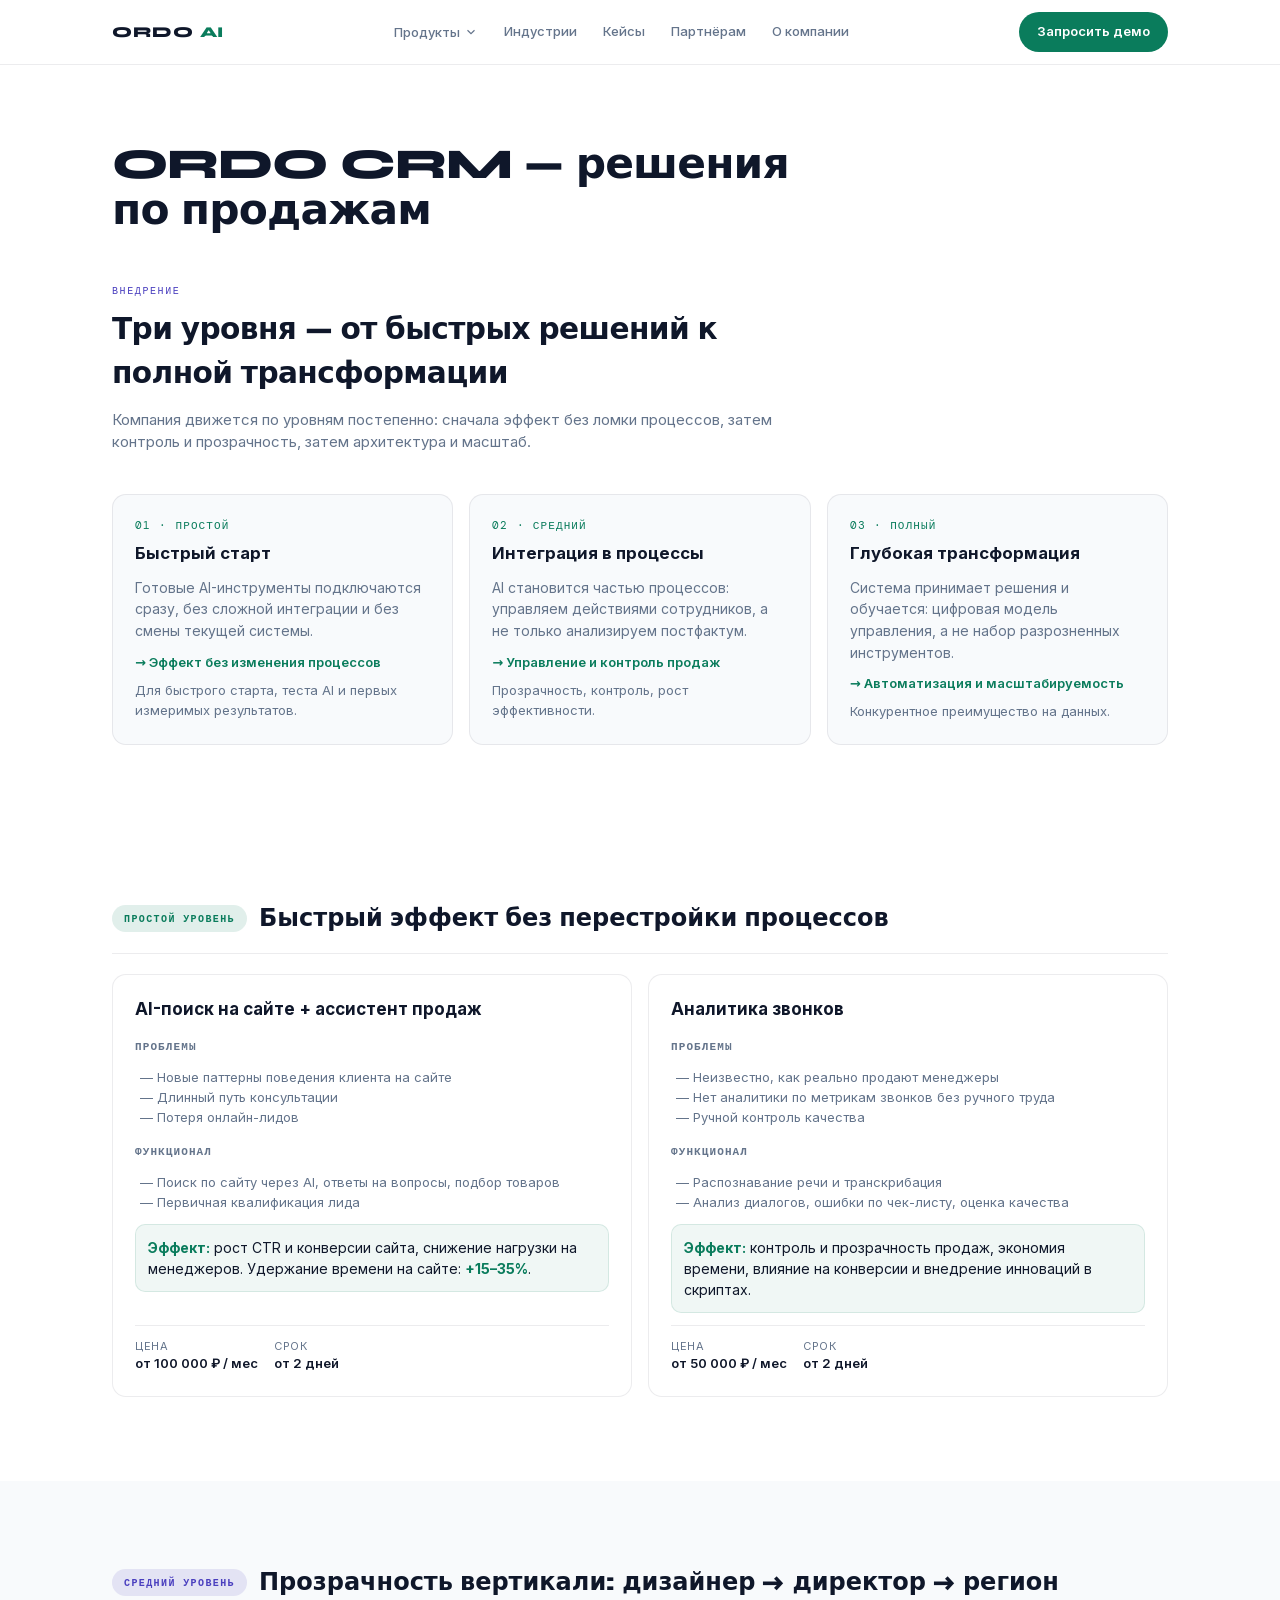
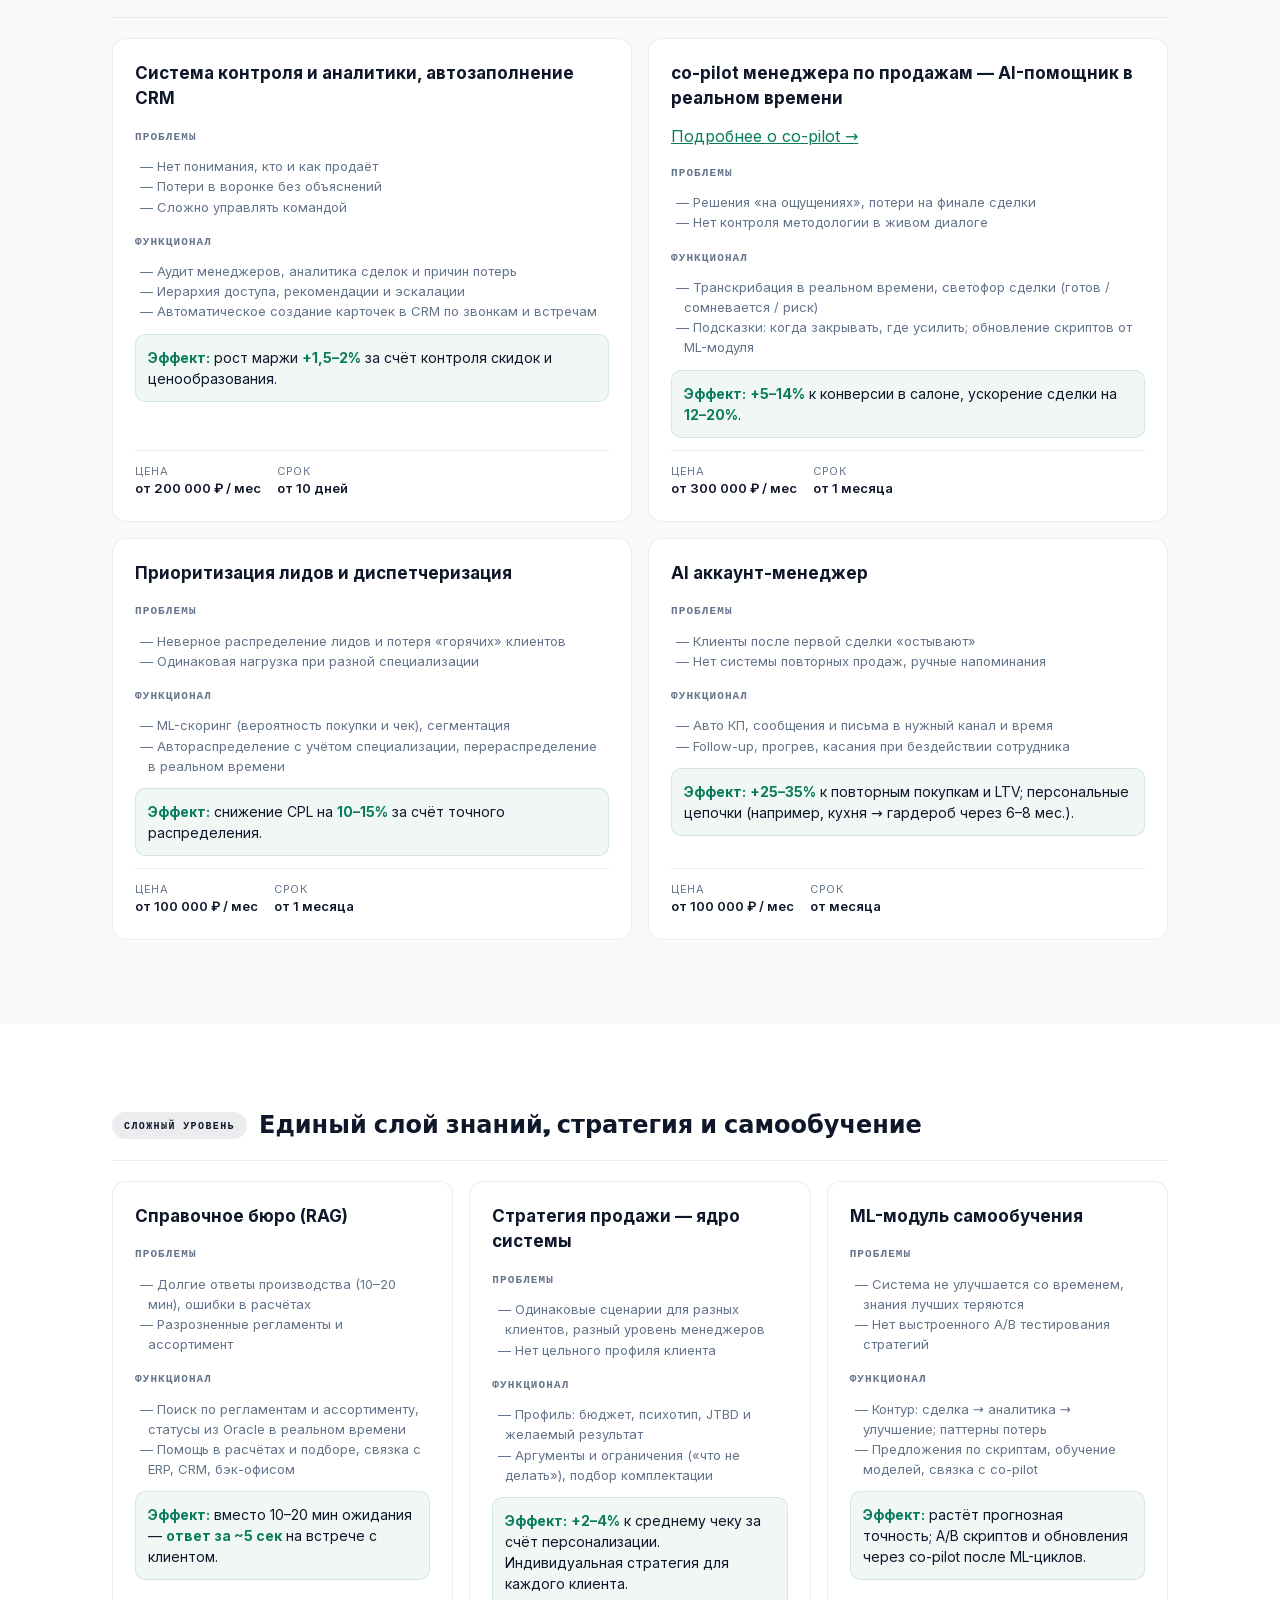
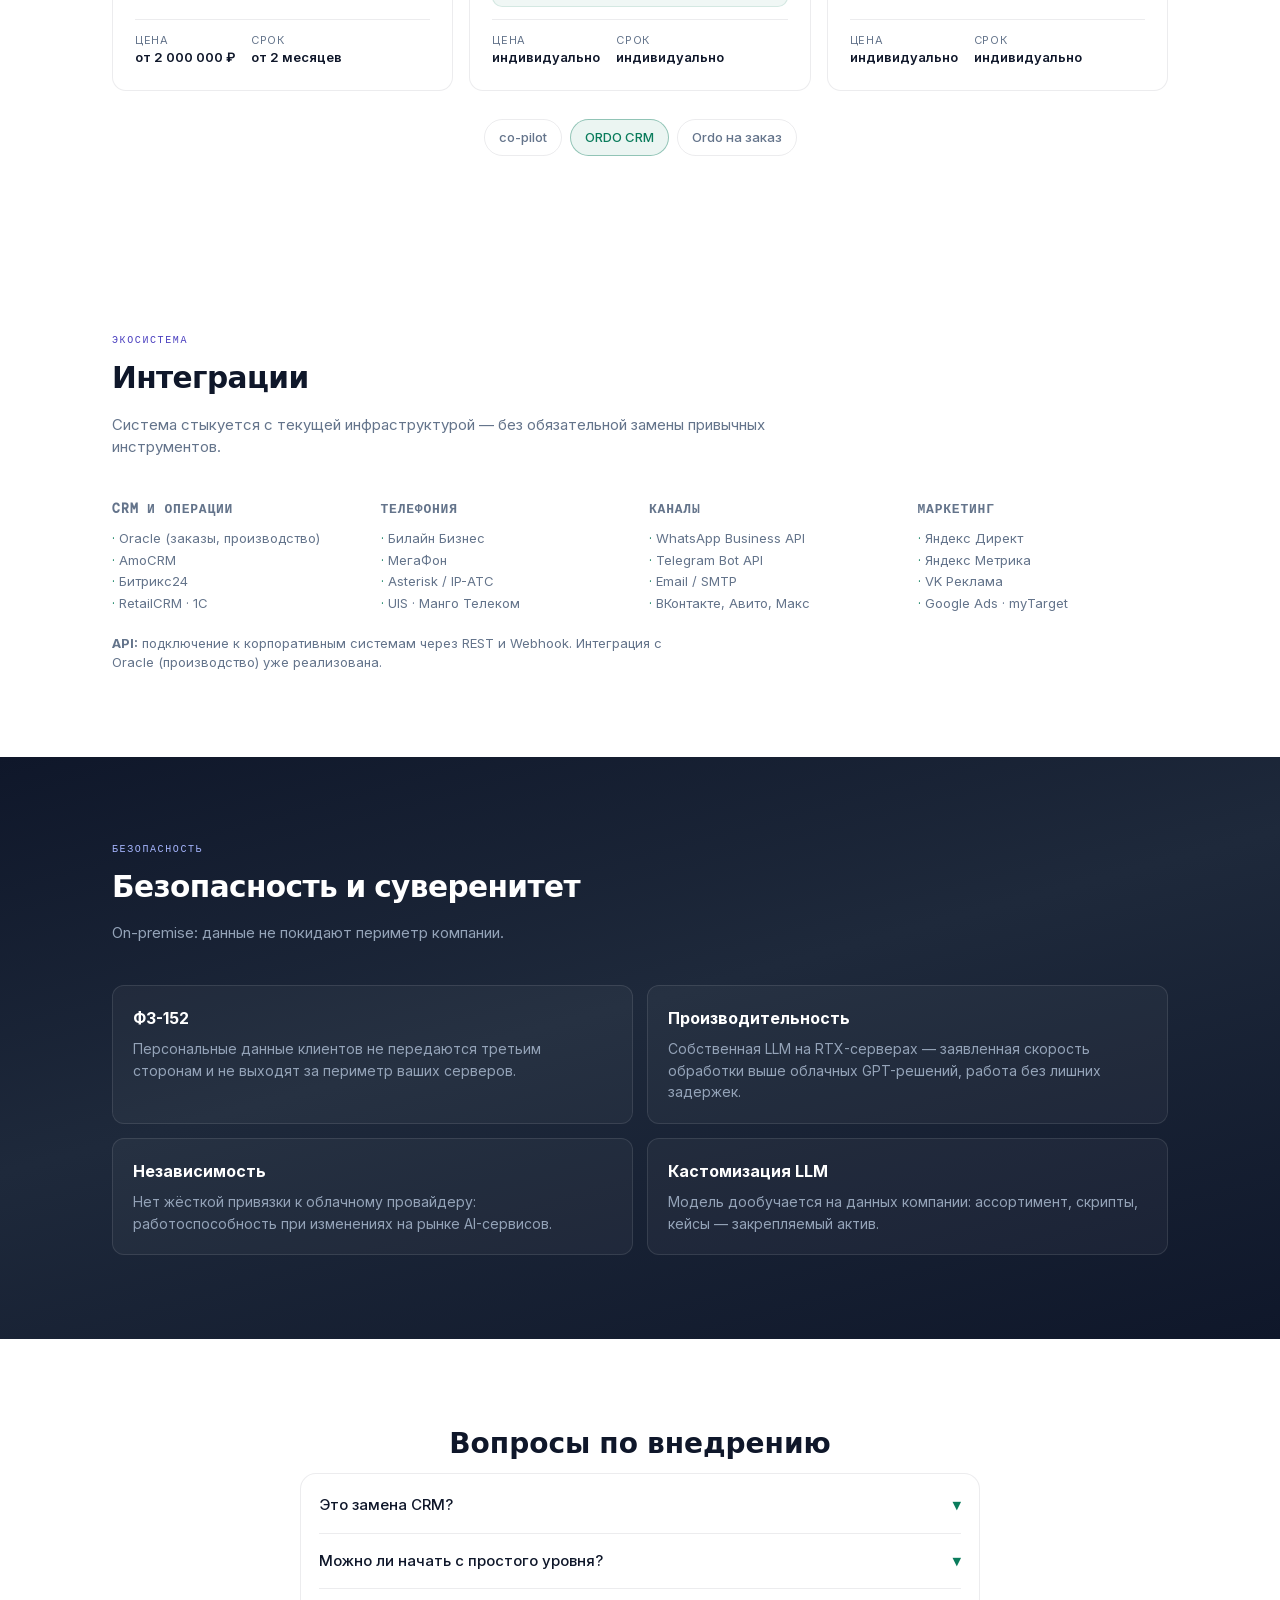
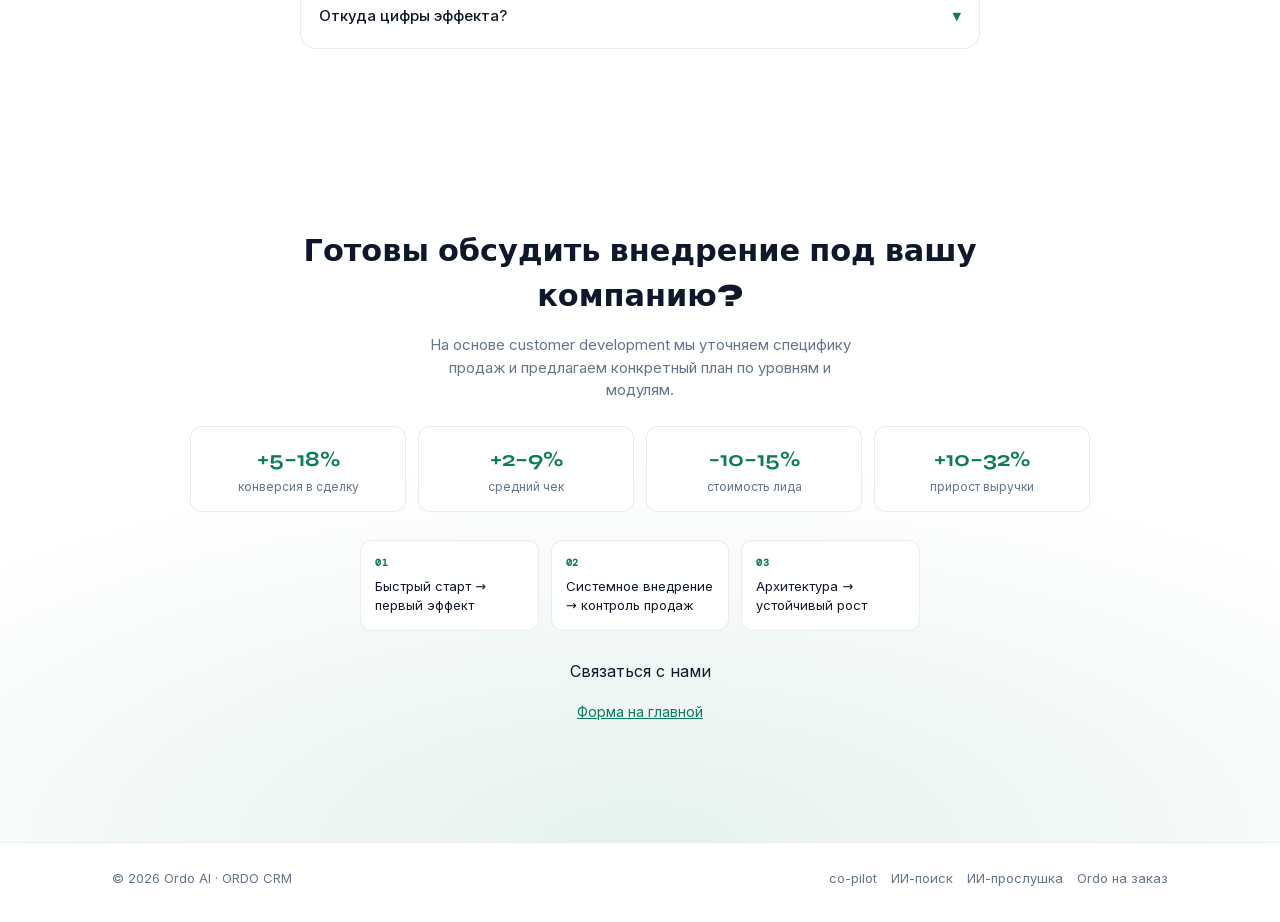
<file: sales/index.html>
<!DOCTYPE html>
<html lang="ru">
<head>
<meta charset="utf-8"/>
<meta name="viewport" content="width=device-width, initial-scale=1"/>
<link rel="icon" href="../favicon.svg" type="image/svg+xml"/>
<link rel="icon" href="../favicon-48.png" type="image/png" sizes="48x48"/>
<link rel="icon" href="../favicon-32.png" type="image/png" sizes="32x32"/>
<link rel="apple-touch-icon" href="../apple-touch-icon.png"/>
<link rel="manifest" href="../site.webmanifest"/>
<meta name="theme-color" content="#0a7c5c"/>
<title>ORDO CRM — решения по продажам | Ordo AI</title>
<meta name="description" content="ORDO CRM — решения по продажам: от первого касания до повторной покупки, управление вертикалью в реальном времени. Три уровня внедрения, интеграции, on-premise."/>
<link rel="preconnect" href="https://fonts.googleapis.com"/>
<link rel="preconnect" href="https://fonts.gstatic.com" crossorigin/>
<link href="https://fonts.googleapis.com/css2?family=Syne:wght@400;700;800&family=DM+Mono:wght@400;500&display=swap" rel="stylesheet"/>
<link rel="stylesheet" href="../styles/ordo-fonts.css"/>
<link rel="stylesheet" href="../styles/ordo-header.css"/>
<style>
  *, *::before, *::after { box-sizing: border-box; margin: 0; padding: 0; }
  :root {
    --accent: #0a7c5c;
    --accent-hover: #088f6a;
    --accent2: #4a3fbf;
    --text: #0f172a;
    --muted: #64748b;
    --border: rgba(15, 23, 42, 0.08);
    --surface: #f8fafc;
    --ff-display: 'Syne', system-ui, sans-serif;
    --ff-mono: 'DM Mono', monospace;
    --ff-body: 'Inter', system-ui, sans-serif;
  }
  html { scroll-behavior: smooth; }
  body { font-family: var(--ff-body); color: var(--text); background: #fff; min-height: 100vh; line-height: 1.5; }
  a { color: inherit; text-decoration: none; }
  .wrap { max-width: 1120px; margin: 0 auto; padding: 0 clamp(16px, 4vw, 32px); }
  .kicker { font-family: var(--ff-mono); font-size: 0.625rem; letter-spacing: 0.2em; color: var(--accent); margin-bottom: 12px; }
  section { padding: clamp(52px, 7vw, 84px) 0; scroll-margin-top: 72px; }
  .levels-main {
    padding-top: clamp(40px, 6vw, 80px);
    padding-bottom: clamp(48px, 7vw, 72px);
    background: #fff;
  }
  .levels-main h1 {
    font-family: var(--ff-display); font-weight: 800;
    font-size: clamp(1.65rem, 3.8vw, 2.65rem); line-height: 1.1; letter-spacing: -0.02em;
    max-width: 16em; margin-bottom: clamp(32px, 5vw, 48px);
  }
  .section-head { max-width: 720px; margin-bottom: clamp(28px, 4vw, 40px); }
  .section-head h2 {
    font-family: var(--ff-display); font-weight: 800; font-size: clamp(1.35rem, 2.6vw, 1.85rem); letter-spacing: -0.02em;
  }
  .section-head p { margin-top: 12px; color: var(--muted); font-size: 0.9375rem; }
  .section-label {
    font-family: var(--ff-mono); font-size: 0.625rem; letter-spacing: 0.16em; color: var(--accent2); margin-bottom: 10px; text-transform: uppercase;
  }
  .band {
    background: linear-gradient(165deg, #0f172a 0%, #1e293b 45%, #0f172a 100%); color: #e2e8f0;
  }
  .band .section-head h2 { color: #fff; }
  .band .section-head p { color: #94a3b8; }
  .levels-grid {
    display: grid; gap: 16px;
  }
  @media (min-width: 900px) { .levels-grid { grid-template-columns: repeat(3, 1fr); } }
  .level-card {
    padding: 22px; border-radius: 14px; border: 1px solid var(--border); background: var(--surface);
  }
  .level-card .num { font-family: var(--ff-mono); font-size: 0.6875rem; letter-spacing: 0.1em; color: var(--accent); margin-bottom: 8px; }
  .level-card h3 { font-size: 1.05rem; font-weight: 700; margin-bottom: 10px; }
  .level-card .tagline { font-size: 0.8125rem; color: var(--accent); font-weight: 600; margin-top: 10px; }
  .level-card p { font-size: 0.875rem; color: var(--muted); line-height: 1.55; }
  .level-card .note { margin-top: 8px; font-size: 0.8125rem; }
  .kpi-strip {
    display: grid; grid-template-columns: repeat(2, 1fr); gap: 12px;
  }
  @media (min-width: 720px) { .kpi-strip { grid-template-columns: repeat(4, 1fr); } }
  .kpi-item {
    padding: 16px 14px; border-radius: 12px; border: 1px solid var(--border); background: #fff;
    text-align: center;
  }
  .kpi-item strong { display: block; font-family: var(--ff-display); font-size: clamp(1.1rem, 2.2vw, 1.35rem); color: var(--accent); }
  .kpi-item span { font-size: 0.75rem; color: var(--muted); margin-top: 4px; display: block; line-height: 1.35; }
  .tier-title {
    display: flex; align-items: center; gap: 12px; flex-wrap: wrap; margin-bottom: 20px;
    padding-bottom: 16px; border-bottom: 1px solid var(--border);
  }
  .tier-badge {
    font-family: var(--ff-mono); font-size: 0.625rem; letter-spacing: 0.14em; text-transform: uppercase;
    padding: 6px 12px; border-radius: 999px; background: rgba(10, 124, 92, 0.12); color: var(--accent); font-weight: 600;
  }
  .tier-badge.purple { background: rgba(74, 63, 191, 0.12); color: var(--accent2); }
  .tier-badge.dark { background: rgba(15, 23, 42, 0.08); color: var(--text); }
  .offers { display: grid; gap: 16px; }
  @media (min-width: 800px) { .offers.cols-2 { grid-template-columns: repeat(2, 1fr); } }
  @media (min-width: 900px) { .offers.cols-3 { grid-template-columns: repeat(3, 1fr); } }
  .offer {
    padding: 22px; border-radius: 14px; border: 1px solid var(--border); background: #fff;
    display: flex; flex-direction: column; gap: 12px; transition: box-shadow 0.2s, border-color 0.2s;
  }
  .offer:hover { border-color: rgba(10, 124, 92, 0.22); box-shadow: 0 14px 40px -24px rgba(15, 23, 42, 0.12); }
  .offer h3 { font-size: 1.0625rem; font-weight: 700; }
  .offer h4 { font-size: 0.6875rem; font-family: var(--ff-mono); letter-spacing: 0.1em; text-transform: uppercase; color: var(--muted); margin-top: 4px; }
  .offer ul { list-style: none; font-size: 0.8125rem; color: var(--muted); line-height: 1.55; }
  .offer ul li { padding-left: 1em; text-indent: -0.6em; }
  .offer .effect { font-size: 0.875rem; color: var(--text); padding: 12px; border-radius: 10px; background: rgba(10, 124, 92, 0.06); border: 1px solid rgba(10, 124, 92, 0.12); }
  .offer .effect strong { color: var(--accent); }
  .offer-meta { display: flex; flex-wrap: wrap; gap: 16px; margin-top: auto; padding-top: 12px; border-top: 1px solid var(--border); font-size: 0.8125rem; }
  .offer-meta div span { display: block; font-size: 0.6875rem; color: var(--muted); text-transform: uppercase; letter-spacing: 0.06em; }
  .offer-meta div strong { font-weight: 600; }
  .case-note { font-size: 0.75rem; color: var(--accent2); font-weight: 600; margin-top: 4px; }
  .int-grid { display: grid; gap: 18px; }
  @media (min-width: 640px) { .int-grid { grid-template-columns: repeat(2, 1fr); } }
  @media (min-width: 960px) { .int-grid { grid-template-columns: repeat(4, 1fr); } }
  .int-col h3 { font-size: 0.8125rem; font-weight: 700; margin-bottom: 10px; font-family: var(--ff-mono); letter-spacing: 0.06em; text-transform: uppercase; color: var(--muted); }
  .int-col ul { list-style: none; font-size: 0.8125rem; color: var(--muted); line-height: 1.65; }
  .int-col li::before { content: "· "; color: var(--accent); }
  .sec-note { font-size: 0.8125rem; color: var(--muted); margin-top: 20px; max-width: 70ch; }
  .security-grid { display: grid; gap: 14px; }
  @media (min-width: 720px) { .security-grid { grid-template-columns: repeat(2, 1fr); } }
  .sec-card {
    padding: 20px; border-radius: 12px; border: 1px solid rgba(255,255,255,0.1); background: rgba(255,255,255,0.04);
  }
  .sec-card h3 { font-size: 1rem; font-weight: 700; margin-bottom: 8px; color: #fff; }
  .sec-card p { font-size: 0.875rem; color: #94a3b8; line-height: 1.55; }
  .suite {
    display: flex; flex-wrap: wrap; gap: 8px; justify-content: center; padding: 28px 0 8px;
  }
  .suite a {
    font-size: 0.8125rem; font-weight: 500; padding: 8px 14px; border-radius: 999px; border: 1px solid var(--border); color: var(--muted);
    transition: color 0.15s, border-color 0.15s, background 0.15s;
  }
  .suite a:hover { color: var(--accent); border-color: rgba(10, 124, 92, 0.35); background: rgba(10, 124, 92, 0.06); }
  .suite a.is-current { color: var(--accent); border-color: rgba(10, 124, 92, 0.4); background: rgba(10, 124, 92, 0.08); pointer-events: none; }
  details { border-bottom: 1px solid var(--border); }
  details:last-child { border-bottom: none; }
  summary {
    list-style: none; cursor: pointer; padding: 16px 0; font-weight: 500; font-size: 0.9375rem;
    display: flex; justify-content: space-between; align-items: center; gap: 12px;
  }
  summary::-webkit-details-marker { display: none; }
  summary .chev { color: var(--accent); font-size: 0.7rem; transition: transform 0.2s; }
  details[open] summary .chev { transform: rotate(180deg); }
  details p { padding: 0 0 16px; font-size: 0.875rem; color: var(--muted); line-height: 1.65; max-width: 60ch; }
  .faq-box { max-width: 680px; margin: 0 auto; border: 1px solid var(--border); border-radius: 16px; padding: 4px 18px; background: #fff; }
  .faq-title { font-family: var(--ff-display); font-weight: 800; font-size: clamp(1.35rem, 2.8vw, 1.75rem); text-align: center; margin-bottom: 8px; }
  .cta {
    text-align: center; padding: clamp(56px, 9vw, 96px) 0;
    background: radial-gradient(ellipse 75% 55% at 50% 100%, rgba(10, 124, 92, 0.1), transparent);
  }
  .cta h2 { font-family: var(--ff-display); font-weight: 800; font-size: clamp(1.4rem, 2.8vw, 1.9rem); max-width: 22ch; margin: 0 auto 14px; }
  .cta > .wrap > p { color: var(--muted); max-width: 48ch; margin: 0 auto 24px; font-size: 0.9375rem; }
  .path-steps { display: grid; gap: 12px; max-width: 560px; margin: 0 auto 28px; text-align: left; }
  @media (min-width: 600px) { .path-steps { grid-template-columns: repeat(3, 1fr); } }
  .path-step { padding: 14px; border-radius: 12px; border: 1px solid var(--border); background: #fff; font-size: 0.8125rem; }
  .path-step strong { display: block; color: var(--accent); font-family: var(--ff-mono); font-size: 0.65rem; letter-spacing: 0.08em; margin-bottom: 6px; }
  footer { padding: 26px 0 34px; border-top: 1px solid var(--border); font-size: 0.8125rem; color: var(--muted); }
  footer .wrap { display: flex; flex-direction: column; gap: 14px; align-items: center; text-align: center; }
  @media (min-width: 640px) { footer .wrap { flex-direction: row; justify-content: space-between; text-align: left; } }
  footer nav { display: flex; flex-wrap: wrap; gap: 14px; justify-content: center; }
  @media (min-width: 640px) { footer nav { justify-content: flex-start; } }
  footer a:hover { color: var(--accent); }
  .link-inline { color: var(--accent); text-decoration: underline; }
</style>
</head>
<body>
<header class="ordo-header" id="ordo-header">
  <div class="ordo-header__bar">
    <a class="ordo-brand" href="../index.html">ORDO<span> AI</span></a>
    <nav class="ordo-nav" aria-label="Основное">
      <div class="ordo-nav-item has-mega">
        <button type="button" class="ordo-nav-trigger" aria-expanded="false" aria-controls="ordo-mega-products">Продукты<svg viewBox="0 0 24 24" fill="none" stroke="currentColor" stroke-width="2" aria-hidden="true"><path d="m6 9 6 6 6-6"/></svg></button>
        <div id="ordo-mega-products" class="ordo-mega" role="region" aria-label="Продукты Ordo">
                                        <div class="ordo-mega-grid">
            <a href="../copilot/" class="ordo-mega-card" data-ordo-sub="copilot"><span class="ordo-mega-card__visual ordo-mega-card__visual--icon"><img src="../assets/img/icons/crm.png" alt="" loading="lazy" decoding="async"/></span><span class="ordo-mega-card__title">Sales Copilot</span><span class="ordo-mega-card__desc">Подсказки менеджеру в момент сделки</span></a>
            <a href="../search/" class="ordo-mega-card" data-ordo-sub="search"><span class="ordo-mega-card__visual ordo-mega-card__visual--icon"><img src="../assets/img/icons/search.png" alt="" loading="lazy" decoding="async"/></span><span class="ordo-mega-card__title">AI Search</span><span class="ordo-mega-card__desc">Поиск и ассистент по каталогу e-commerce</span></a>
            <a href="../listening/" class="ordo-mega-card" data-ordo-sub="listening"><span class="ordo-mega-card__visual ordo-mega-card__visual--icon"><img src="../assets/img/icons/platform.png" alt="" loading="lazy" decoding="async"/></span><span class="ordo-mega-card__title">ИИ-прослушка</span><span class="ordo-mega-card__desc">Транскрибация и контроль качества звонков</span></a>
          </div></div>
      </div>
      <a class="ordo-nav-link" href="../industries/">Индустрии</a>
      <a class="ordo-nav-link" href="../cases/">Кейсы</a>
      <a class="ordo-nav-link" href="../partners/">Партнёрам</a>
            <a class="ordo-nav-link" href="../about/">О компании</a>
    </nav>
    <div class="ordo-header__actions">
      <a class="ordo-cta" href="../about/#contact">Запросить демо</a>
      <button type="button" class="ordo-burger" aria-label="Открыть меню" aria-expanded="false" aria-controls="ordo-mobile-nav"><svg width="20" height="20" viewBox="0 0 24 24" fill="none" stroke="currentColor" stroke-width="2" aria-hidden="true"><path d="M4 6h16M4 12h16M4 18h16"/></svg></button>
    </div>
  </div>
  <nav class="ordo-mobile" id="ordo-mobile-nav" aria-label="Мобильное меню">
    <div class="ordo-mobile-group">
      <button type="button" class="ordo-mobile-trigger" aria-expanded="false">Продукты<svg viewBox="0 0 24 24" fill="none" stroke="currentColor" stroke-width="2"><path d="m6 9 6 6 6-6"/></svg></button>
            <div class="ordo-mobile-panel">
        <a href="../copilot/">Sales Copilot</a>
        <a href="../search/">AI Search</a>
        <a href="../listening/">ИИ-прослушка</a>
      </div>
    </div>
    <a class="ordo-mobile-link" href="../industries/">Индустрии</a>
    <a class="ordo-mobile-link" href="../cases/">Кейсы</a>
    <a class="ordo-mobile-link" href="../partners/">Партнёрам</a>
    <a class="ordo-mobile-link" href="../about/">О компании</a>
    <a class="ordo-mobile-cta" href="../about/#contact">Запросить демо</a>
  </nav>
</header>
<div class="ordo-backdrop" aria-hidden="true"></div>


<section id="levels" class="levels-main">
  <div class="wrap">
    <h1>ORDO CRM — решения по продажам</h1>
    <div class="section-head">
      <div class="section-label">Внедрение</div>
      <h2>Три уровня — от быстрых решений к полной трансформации</h2>
      <p>Компания движется по уровням постепенно: сначала эффект без ломки процессов, затем контроль и прозрачность, затем архитектура и масштаб.</p>
    </div>
    <div class="levels-grid">
      <article class="level-card">
        <div class="num">01 · ПРОСТОЙ</div>
        <h3>Быстрый старт</h3>
        <p>Готовые AI-инструменты подключаются сразу, без сложной интеграции и без смены текущей системы.</p>
        <p class="tagline">→ Эффект без изменения процессов</p>
        <p class="note">Для быстрого старта, теста AI и первых измеримых результатов.</p>
      </article>
      <article class="level-card">
        <div class="num">02 · СРЕДНИЙ</div>
        <h3>Интеграция в процессы</h3>
        <p>AI становится частью процессов: управляем действиями сотрудников, а не только анализируем постфактум.</p>
        <p class="tagline">→ Управление и контроль продаж</p>
        <p class="note">Прозрачность, контроль, рост эффективности.</p>
      </article>
      <article class="level-card">
        <div class="num">03 · ПОЛНЫЙ</div>
        <h3>Глубокая трансформация</h3>
        <p>Система принимает решения и обучается: цифровая модель управления, а не набор разрозненных инструментов.</p>
        <p class="tagline">→ Автоматизация и масштабируемость</p>
        <p class="note">Конкурентное преимущество на данных.</p>
      </article>
    </div>
  </div>
</section>

<section id="simple">
  <div class="wrap">
    <div class="tier-title">
      <span class="tier-badge">Простой уровень</span>
      <h2 style="font-family:var(--ff-display);font-weight:800;font-size:clamp(1.2rem,2.4vw,1.5rem);">Быстрый эффект без перестройки процессов</h2>
    </div>
    <div class="offers cols-2">
      <article class="offer">
        <h3>AI-поиск на сайте + ассистент продаж</h3>
        <h4>Проблемы</h4>
        <ul>
          <li>— Новые паттерны поведения клиента на сайте</li>
          <li>— Длинный путь консультации</li>
          <li>— Потеря онлайн-лидов</li>
        </ul>
        <h4>Функционал</h4>
        <ul>
          <li>— Поиск по сайту через AI, ответы на вопросы, подбор товаров</li>
          <li>— Первичная квалификация лида</li>
        </ul>
        <div class="effect"><strong>Эффект:</strong> рост CTR и конверсии сайта, снижение нагрузки на менеджеров. Удержание времени на сайте: <strong>+15–35%</strong>.</div>
        <div class="offer-meta">
          <div><span>Цена</span><strong>от 100 000 ₽ / мес</strong></div>
          <div><span>Срок</span><strong>от 2 дней</strong></div>
        </div>
      </article>
      <article class="offer">
        <h3>Аналитика звонков</h3>
        <h4>Проблемы</h4>
        <ul>
          <li>— Неизвестно, как реально продают менеджеры</li>
          <li>— Нет аналитики по метрикам звонков без ручного труда</li>
          <li>— Ручной контроль качества</li>
        </ul>
        <h4>Функционал</h4>
        <ul>
          <li>— Распознавание речи и транскрибация</li>
          <li>— Анализ диалогов, ошибки по чек-листу, оценка качества</li>
        </ul>
        <div class="effect"><strong>Эффект:</strong> контроль и прозрачность продаж, экономия времени, влияние на конверсии и внедрение инноваций в скриптах.</div>
        <div class="offer-meta">
          <div><span>Цена</span><strong>от 50 000 ₽ / мес</strong></div>
          <div><span>Срок</span><strong>от 2 дней</strong></div>
        </div>
      </article>
    </div>
  </div>
</section>

<section id="medium" style="background:var(--surface);">
  <div class="wrap">
    <div class="tier-title">
      <span class="tier-badge purple">Средний уровень</span>
      <h2 style="font-family:var(--ff-display);font-weight:800;font-size:clamp(1.2rem,2.4vw,1.5rem);">Прозрачность вертикали: дизайнер → директор → регион</h2>
    </div>
    <div class="offers cols-2">
      <article class="offer">
        <h3>Система контроля и аналитики, автозаполнение CRM</h3>
        <h4>Проблемы</h4>
        <ul><li>— Нет понимания, кто и как продаёт</li><li>— Потери в воронке без объяснений</li><li>— Сложно управлять командой</li></ul>
        <h4>Функционал</h4>
        <ul><li>— Аудит менеджеров, аналитика сделок и причин потерь</li><li>— Иерархия доступа, рекомендации и эскалации</li><li>— Автоматическое создание карточек в CRM по звонкам и встречам</li></ul>
        <div class="effect"><strong>Эффект:</strong> рост маржи <strong>+1,5–2%</strong> за счёт контроля скидок и ценообразования.</div>
        <div class="offer-meta"><div><span>Цена</span><strong>от 200 000 ₽ / мес</strong></div><div><span>Срок</span><strong>от 10 дней</strong></div></div>
      </article>
      <article class="offer">
        <h3>co-pilot менеджера по продажам — AI-помощник в реальном времени</h3>
        <p><a href="../copilot/" class="link-inline">Подробнее о co-pilot →</a></p>
        <h4>Проблемы</h4>
        <ul><li>— Решения «на ощущениях», потери на финале сделки</li><li>— Нет контроля методологии в живом диалоге</li></ul>
        <h4>Функционал</h4>
        <ul><li>— Транскрибация в реальном времени, светофор сделки (готов / сомневается / риск)</li><li>— Подсказки: когда закрывать, где усилить; обновление скриптов от ML-модуля</li></ul>
        <div class="effect"><strong>Эффект:</strong> <strong>+5–14%</strong> к конверсии в салоне, ускорение сделки на <strong>12–20%</strong>.</div>
        <div class="offer-meta"><div><span>Цена</span><strong>от 300 000 ₽ / мес</strong></div><div><span>Срок</span><strong>от 1 месяца</strong></div></div>
      </article>
      <article class="offer">
        <h3>Приоритизация лидов и диспетчеризация</h3>
        <h4>Проблемы</h4>
        <ul><li>— Неверное распределение лидов и потеря «горячих» клиентов</li><li>— Одинаковая нагрузка при разной специализации</li></ul>
        <h4>Функционал</h4>
        <ul><li>— ML-скоринг (вероятность покупки и чек), сегментация</li><li>— Автораспределение с учётом специализации, перераспределение в реальном времени</li></ul>
        <div class="effect"><strong>Эффект:</strong> снижение CPL на <strong>10–15%</strong> за счёт точного распределения.</div>
        <div class="offer-meta"><div><span>Цена</span><strong>от 100 000 ₽ / мес</strong></div><div><span>Срок</span><strong>от 1 месяца</strong></div></div>
      </article>
      <article class="offer">
        <h3>AI аккаунт-менеджер</h3>
        <h4>Проблемы</h4>
        <ul><li>— Клиенты после первой сделки «остывают»</li><li>— Нет системы повторных продаж, ручные напоминания</li></ul>
        <h4>Функционал</h4>
        <ul><li>— Авто КП, сообщения и письма в нужный канал и время</li><li>— Follow-up, прогрев, касания при бездействии сотрудника</li></ul>
        <div class="effect"><strong>Эффект:</strong> <strong>+25–35%</strong> к повторным покупкам и LTV; персональные цепочки (например, кухня → гардероб через 6–8 мес.).</div>
        <div class="offer-meta"><div><span>Цена</span><strong>от 100 000 ₽ / мес</strong></div><div><span>Срок</span><strong>от месяца</strong></div></div>
      </article>
    </div>
  </div>
</section>

<section id="advanced">
  <div class="wrap">
    <div class="tier-title">
      <span class="tier-badge dark">Сложный уровень</span>
      <h2 style="font-family:var(--ff-display);font-weight:800;font-size:clamp(1.2rem,2.4vw,1.5rem);">Единый слой знаний, стратегия и самообучение</h2>
    </div>
    <div class="offers cols-3">
      <article class="offer">
        <h3>Справочное бюро (RAG)</h3>
        <h4>Проблемы</h4>
        <ul><li>— Долгие ответы производства (10–20 мин), ошибки в расчётах</li><li>— Разрозненные регламенты и ассортимент</li></ul>
        <h4>Функционал</h4>
        <ul><li>— Поиск по регламентам и ассортименту, статусы из Oracle в реальном времени</li><li>— Помощь в расчётах и подборе, связка с ERP, CRM, бэк-офисом</li></ul>
        <div class="effect"><strong>Эффект:</strong> вместо 10–20 мин ожидания — <strong>ответ за ~5 сек</strong> на встрече с клиентом.</div>
        <div class="offer-meta"><div><span>Цена</span><strong>от 2 000 000 ₽</strong></div><div><span>Срок</span><strong>от 2 месяцев</strong></div></div>
      </article>
      <article class="offer">
        <h3>Стратегия продажи — ядро системы</h3>
        <h4>Проблемы</h4>
        <ul><li>— Одинаковые сценарии для разных клиентов, разный уровень менеджеров</li><li>— Нет цельного профиля клиента</li></ul>
        <h4>Функционал</h4>
        <ul><li>— Профиль: бюджет, психотип, JTBD и желаемый результат</li><li>— Аргументы и ограничения («что не делать»), подбор комплектации</li></ul>
        <div class="effect"><strong>Эффект:</strong> <strong>+2–4%</strong> к среднему чеку за счёт персонализации. Индивидуальная стратегия для каждого клиента.</div>
        <div class="offer-meta"><div><span>Цена</span><strong>индивидуально</strong></div><div><span>Срок</span><strong>индивидуально</strong></div></div>
      </article>
      <article class="offer">
        <h3>ML-модуль самообучения</h3>
        <h4>Проблемы</h4>
        <ul><li>— Система не улучшается со временем, знания лучших теряются</li><li>— Нет выстроенного A/B тестирования стратегий</li></ul>
        <h4>Функционал</h4>
        <ul><li>— Контур: сделка → аналитика → улучшение; паттерны потерь</li><li>— Предложения по скриптам, обучение моделей, связка с co-pilot</li></ul>
        <div class="effect"><strong>Эффект:</strong> растёт прогнозная точность; A/B скриптов и обновления через co-pilot после ML-циклов.</div>
        <div class="offer-meta"><div><span>Цена</span><strong>индивидуально</strong></div><div><span>Срок</span><strong>индивидуально</strong></div></div>
      </article>
    </div>
    <div class="suite">
      <a href="../copilot/">co-pilot</a>
      <a class="is-current" href="index.html">ORDO CRM</a>
      <a href="../custom/">Ordo на заказ</a>
    </div>
  </div>
</section>

<section id="integrations">
  <div class="wrap">
    <div class="section-head">
      <div class="section-label">Экосистема</div>
      <h2>Интеграции</h2>
      <p>Система стыкуется с текущей инфраструктурой — без обязательной замены привычных инструментов.</p>
    </div>
    <div class="int-grid">
      <div class="int-col">
        <h3>CRM и операции</h3>
        <ul>
          <li>Oracle (заказы, производство)</li>
          <li>AmoCRM</li>
          <li>Битрикс24</li>
          <li>RetailCRM · 1С</li>
        </ul>
      </div>
      <div class="int-col">
        <h3>Телефония</h3>
        <ul>
          <li>Билайн Бизнес</li>
          <li>МегаФон</li>
          <li>Asterisk / IP-АТС</li>
          <li>UIS · Манго Телеком</li>
        </ul>
      </div>
      <div class="int-col">
        <h3>Каналы</h3>
        <ul>
          <li>WhatsApp Business API</li>
          <li>Telegram Bot API</li>
          <li>Email / SMTP</li>
          <li>ВКонтакте, Авито, Макс</li>
        </ul>
      </div>
      <div class="int-col">
        <h3>Маркетинг</h3>
        <ul>
          <li>Яндекс Директ</li>
          <li>Яндекс Метрика</li>
          <li>VK Реклама</li>
          <li>Google Ads · myTarget</li>
        </ul>
      </div>
    </div>
    <p class="sec-note"><strong>API:</strong> подключение к корпоративным системам через REST и Webhook. Интеграция с Oracle (производство) уже реализована.</p>
  </div>
</section>

<section id="security" class="band">
  <div class="wrap">
    <div class="section-head">
      <div class="section-label" style="color:#a5b4fc;">Безопасность</div>
      <h2>Безопасность и суверенитет</h2>
      <p>On-premise: данные не покидают периметр компании.</p>
    </div>
    <div class="security-grid">
      <article class="sec-card">
        <h3>ФЗ-152</h3>
        <p>Персональные данные клиентов не передаются третьим сторонам и не выходят за периметр ваших серверов.</p>
      </article>
      <article class="sec-card">
        <h3>Производительность</h3>
        <p>Собственная LLM на RTX-серверах — заявленная скорость обработки выше облачных GPT-решений, работа без лишних задержек.</p>
      </article>
      <article class="sec-card">
        <h3>Независимость</h3>
        <p>Нет жёсткой привязки к облачному провайдеру: работоспособность при изменениях на рынке AI-сервисов.</p>
      </article>
      <article class="sec-card">
        <h3>Кастомизация LLM</h3>
        <p>Модель дообучается на данных компании: ассортимент, скрипты, кейсы — закрепляемый актив.</p>
      </article>
    </div>
  </div>
</section>

<section id="faq">
  <div class="wrap">
    <h2 class="faq-title">Вопросы по внедрению</h2>
    <div class="faq-box">
      <details>
        <summary>Это замена CRM?<span class="chev">▼</span></summary>
        <p>Нет: Ordo AI накладывается на существующую CRM и операции, усиливая контроль и качество действий, а не заменяя систему учёта.</p>
      </details>
      <details>
        <summary>Можно ли начать с простого уровня?<span class="chev">▼</span></summary>
        <p>Да. Блоки простого уровня подключаются быстро; средний и сложный уровни добавляются по мере готовности процессов и IT.</p>
      </details>
      <details>
        <summary>Откуда цифры эффекта?<span class="chev">▼</span></summary>
        <p>Диапазоны на слайдах отражают наблюдаемые эффекты на проектах и пилотах; точные KPI фиксируются на этапе discovery под вашу модель продаж.</p>
      </details>
    </div>
  </div>
</section>

<section class="cta" id="cta">
  <div class="wrap">
    <h2>Готовы обсудить внедрение под вашу компанию?</h2>
    <p>На основе customer development мы уточняем специфику продаж и предлагаем конкретный план по уровням и модулям.</p>
    <div class="kpi-strip" style="max-width:900px;margin:0 auto 28px;">
      <div class="kpi-item"><strong>+5–18%</strong><span>конверсия в сделку</span></div>
      <div class="kpi-item"><strong>+2–9%</strong><span>средний чек</span></div>
      <div class="kpi-item"><strong>−10–15%</strong><span>стоимость лида</span></div>
      <div class="kpi-item"><strong>+10–32%</strong><span>прирост выручки</span></div>
    </div>
    <div class="path-steps">
      <div class="path-step"><strong>01</strong>Быстрый старт → первый эффект</div>
      <div class="path-step"><strong>02</strong>Системное внедрение → контроль продаж</div>
      <div class="path-step"><strong>03</strong>Архитектура → устойчивый рост</div>
    </div>
    <a class="btn-primary" href="mailto:team@ordo.ru?subject=Ordo%20AI%20Sales%20—%20внедрение">Связаться с нами</a>
    <p style="margin-top:18px;font-size:0.875rem;color:var(--muted);"><a class="link-inline" href="../about/#contact">Форма на главной</a></p>
  </div>
</section>

<footer>
  <div class="wrap">
    <span>© 2026 Ordo AI · ORDO CRM</span>
    <nav aria-label="Подвал">
      <a href="../copilot/">co-pilot</a>
      <a href="../search/">ИИ-поиск</a>
      <a href="../listening/">ИИ-прослушка</a>
      <a href="../custom/">Ordo на заказ</a>
    </nav>
  </div>
</footer>

<script src="../js/ordo-header.js?v=20260520"></script>
</body>
</html>
</file>
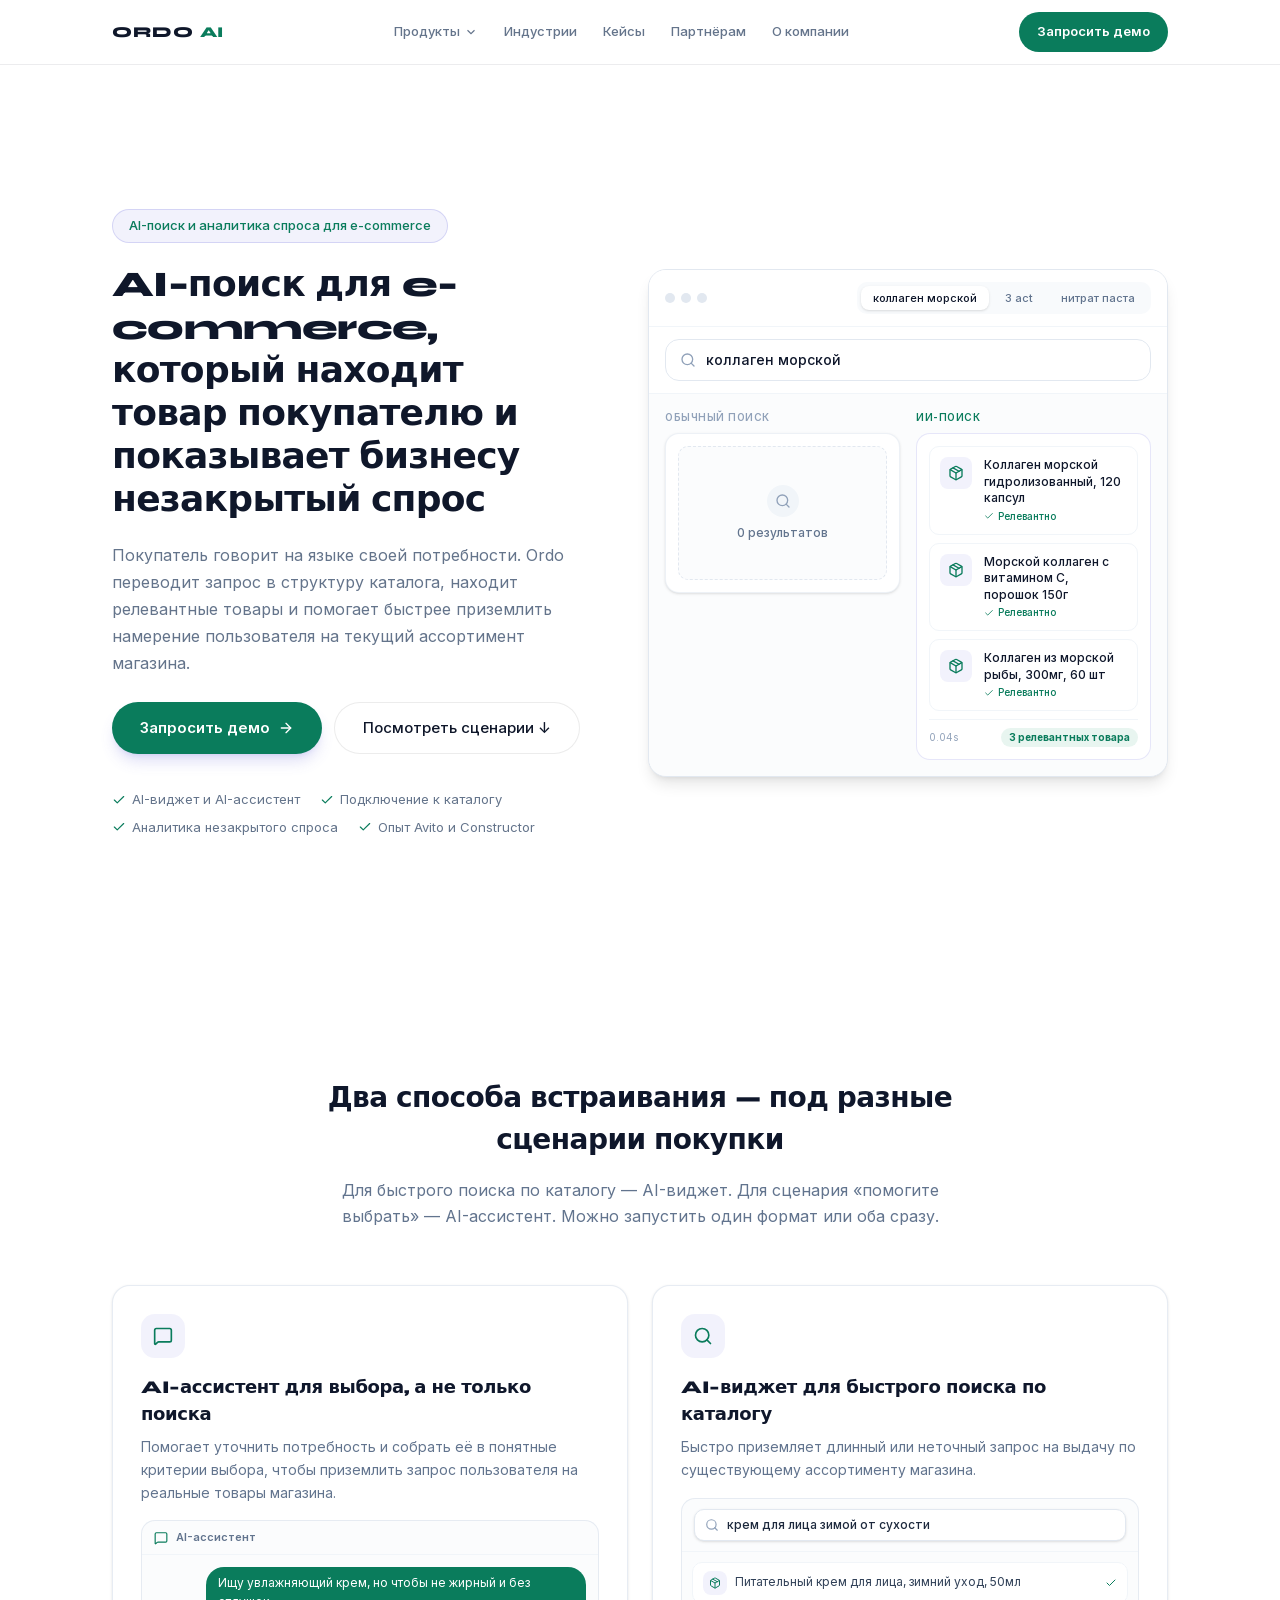
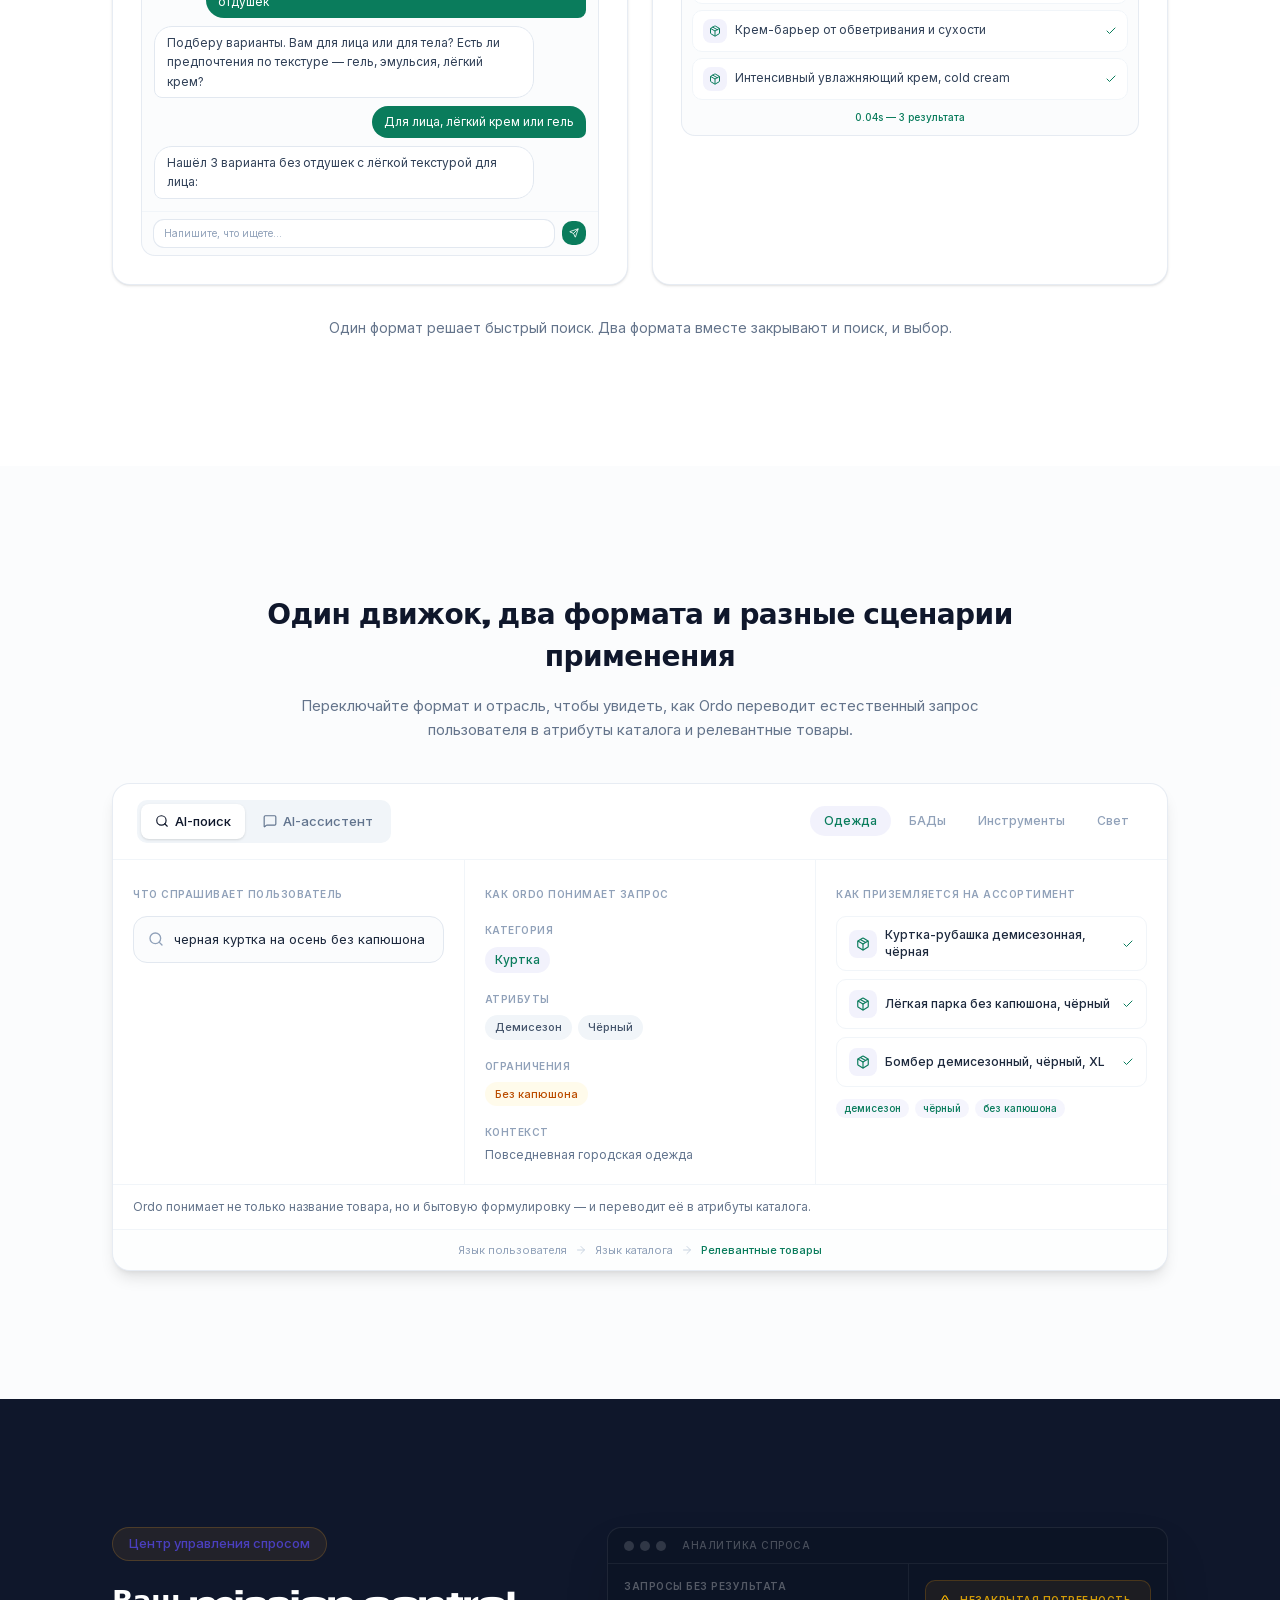
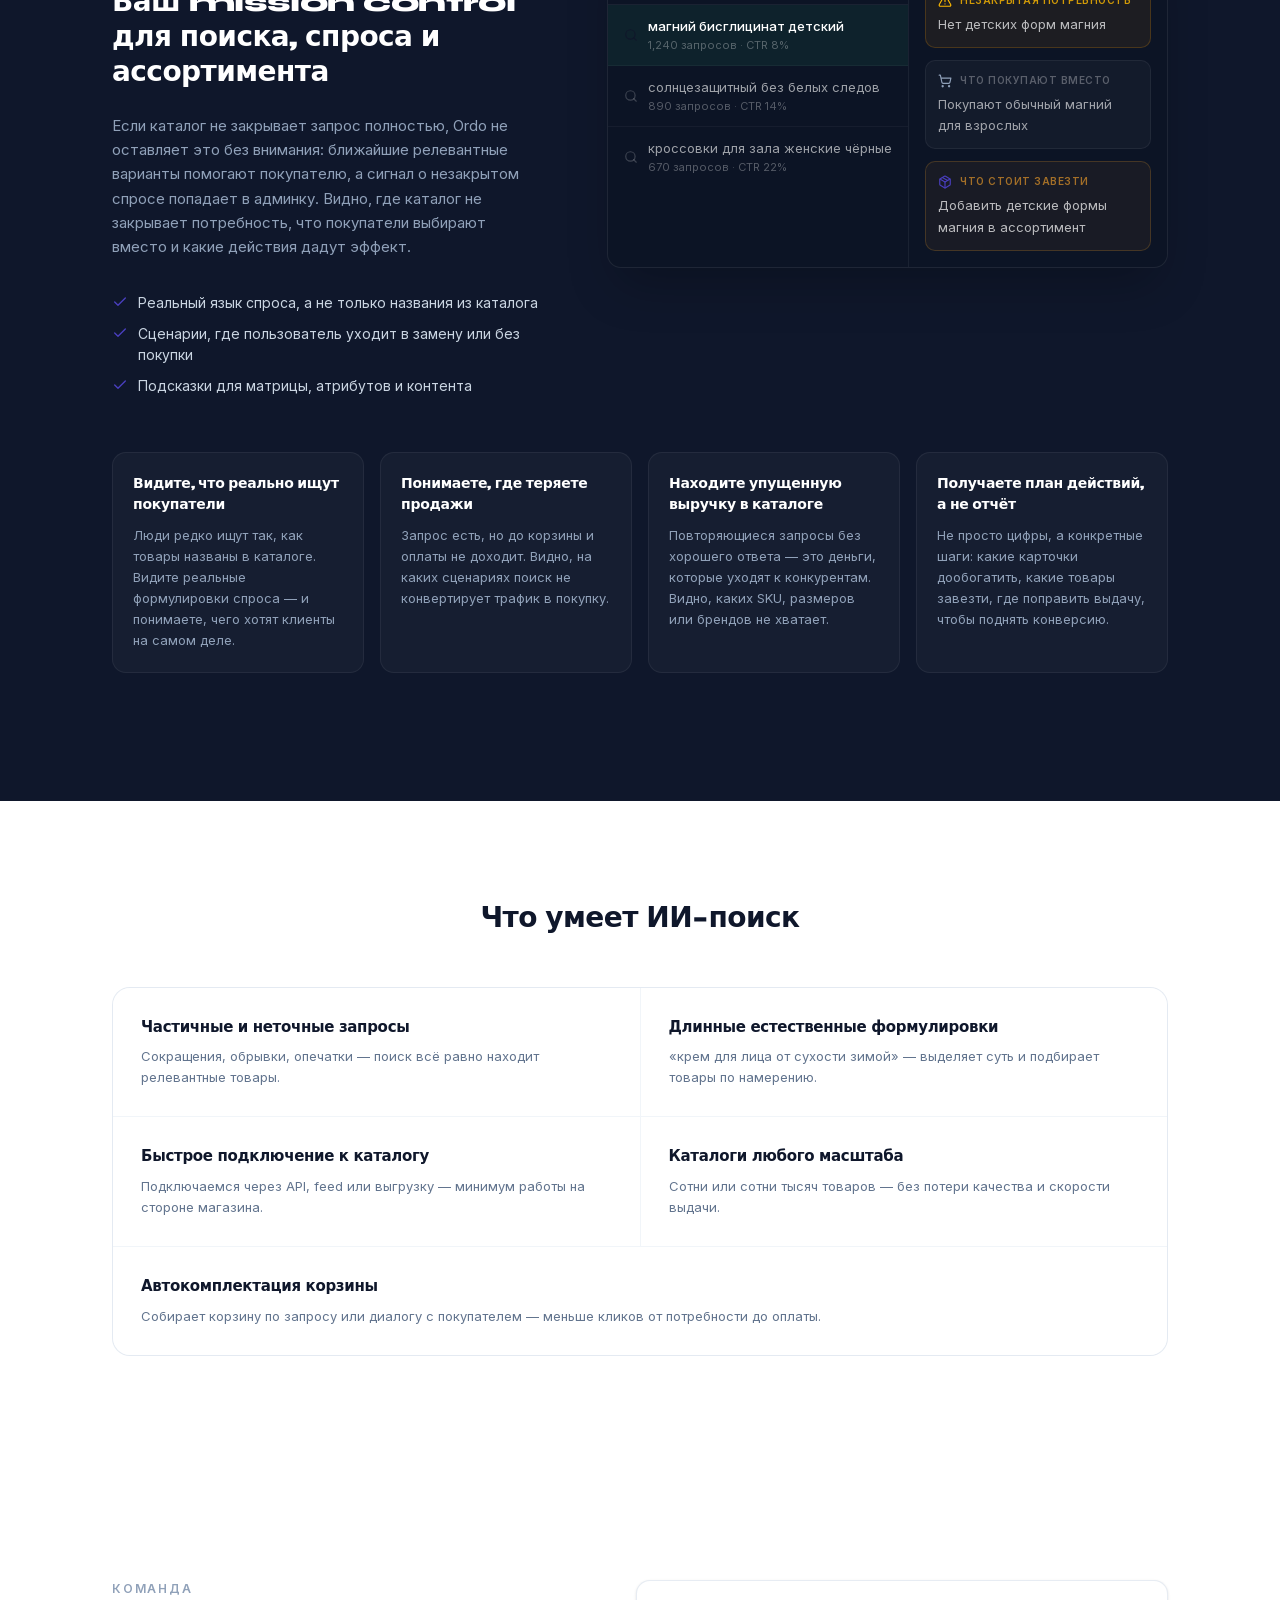
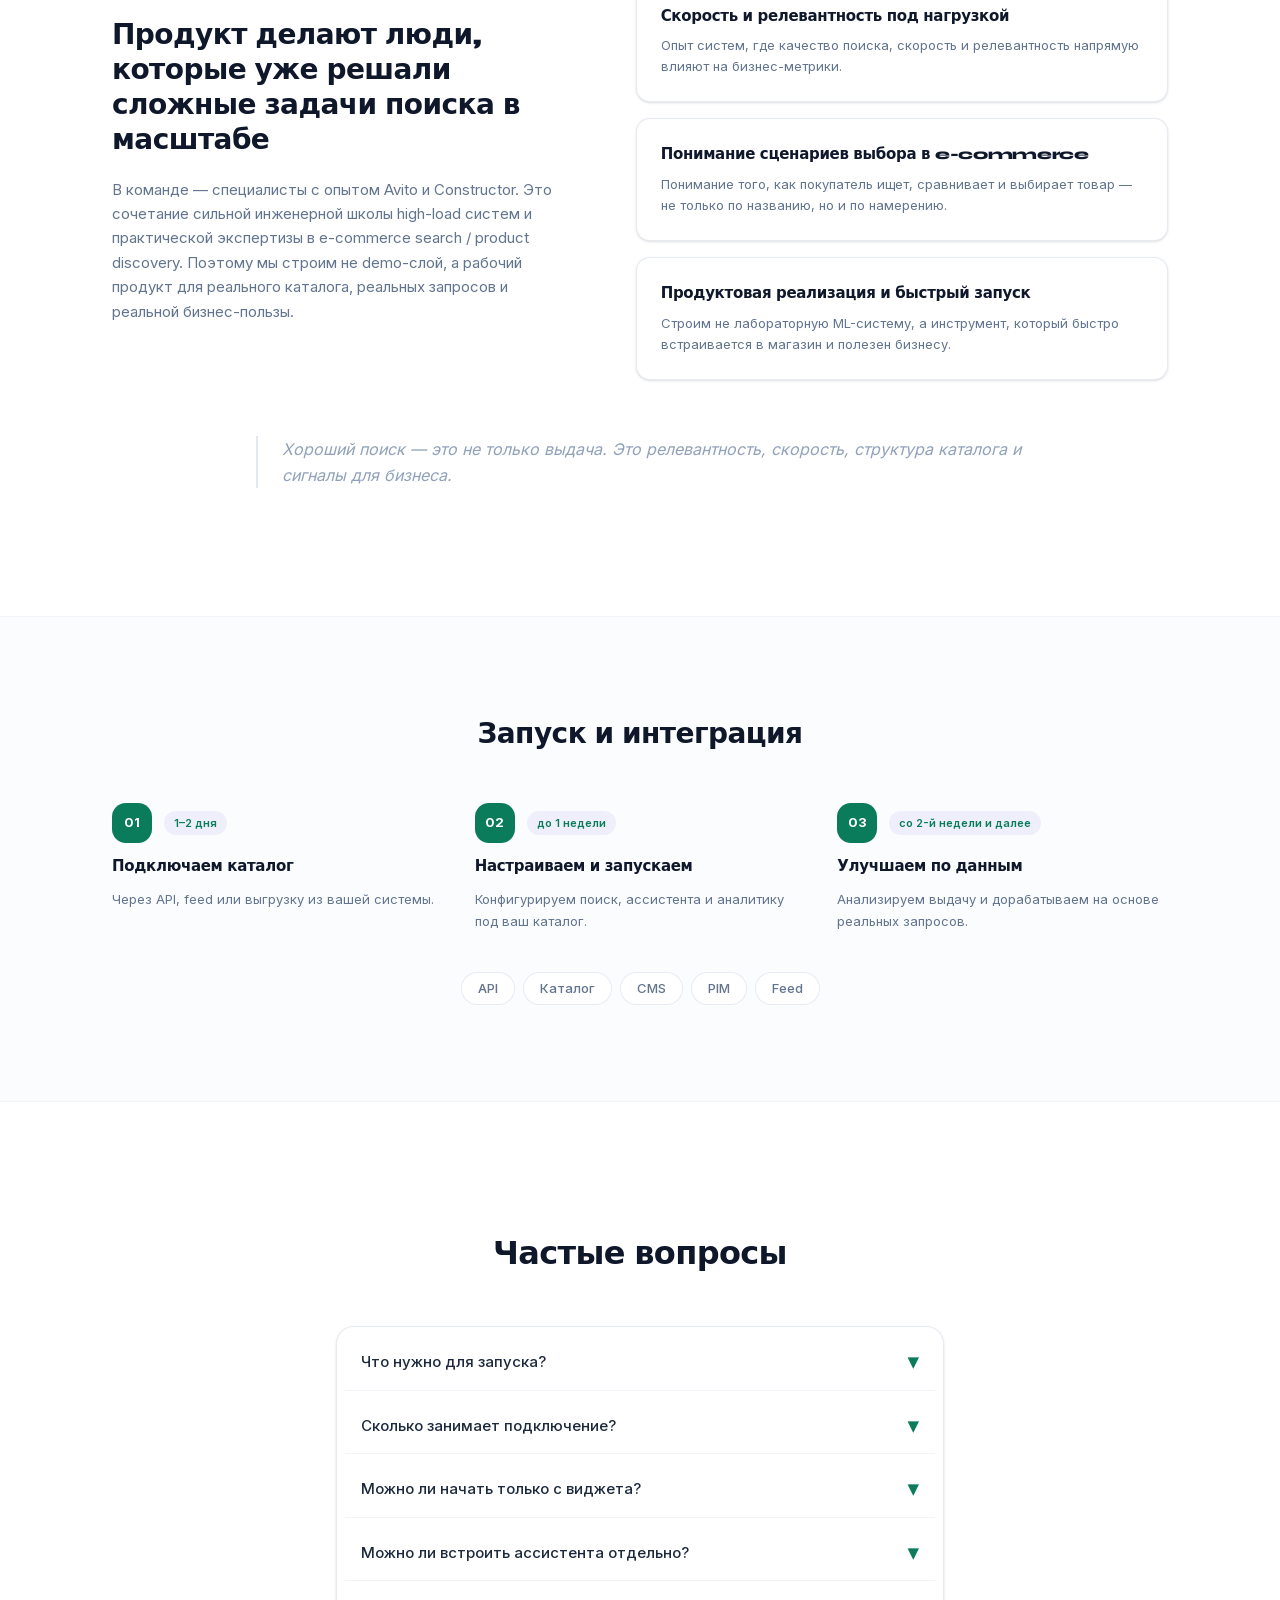
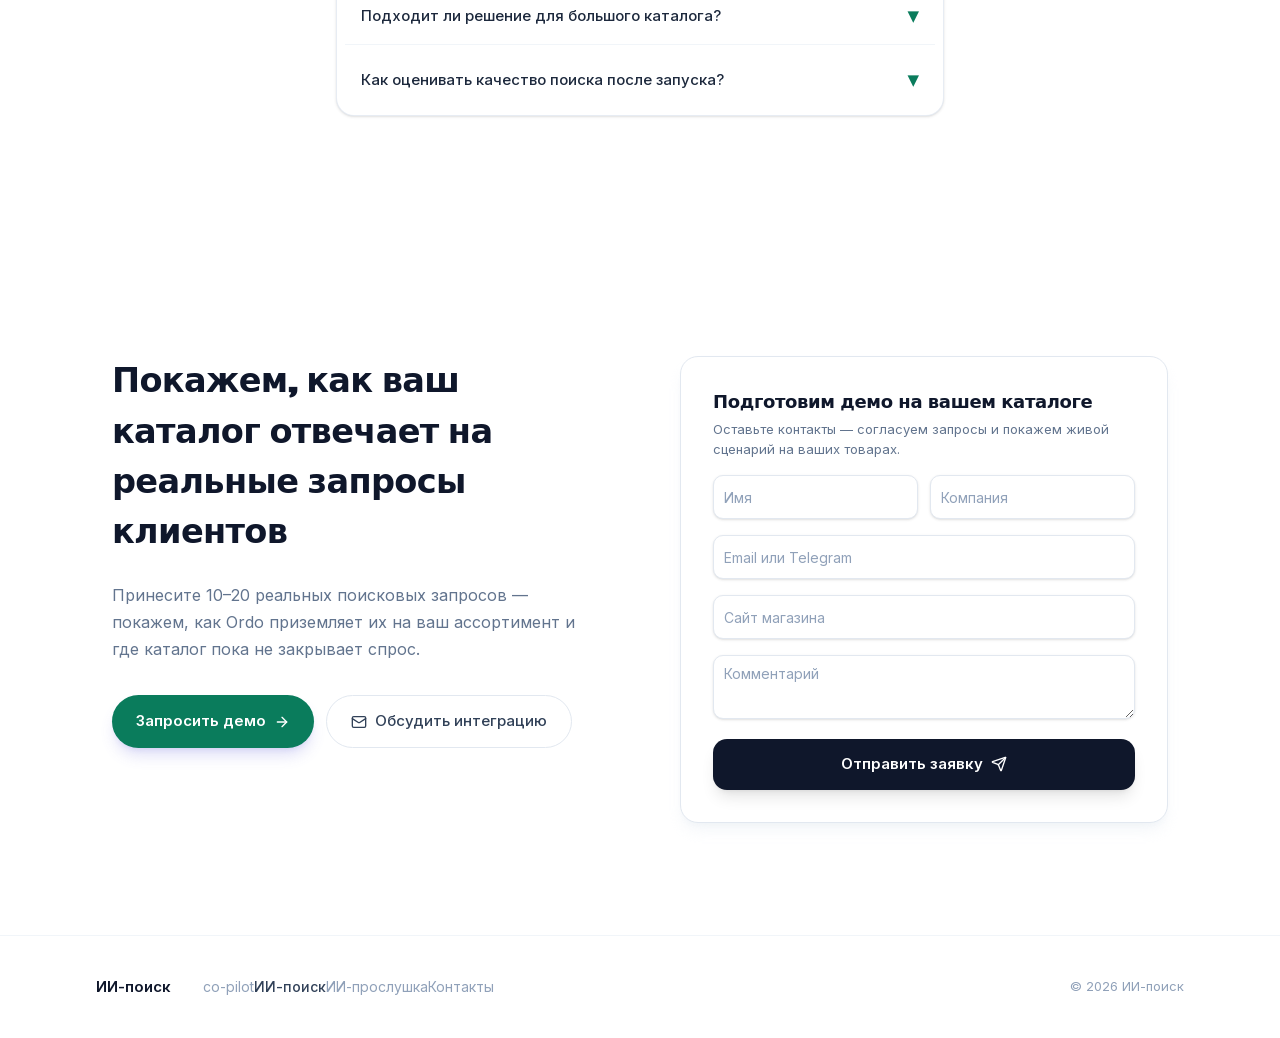
<file: search/index.html>
<!DOCTYPE html>
<html lang="ru" class="scroll-smooth">
<head>
<meta charset="utf-8"/>
<meta name="viewport" content="width=device-width, initial-scale=1"/>
<link rel="icon" href="../favicon.svg" type="image/svg+xml"/>
<link rel="icon" href="../favicon-48.png" type="image/png" sizes="48x48"/>
<link rel="icon" href="../favicon-32.png" type="image/png" sizes="32x32"/>
<link rel="apple-touch-icon" href="../apple-touch-icon.png"/>
<link rel="manifest" href="../site.webmanifest"/>
<meta name="theme-color" content="#0a7c5c"/>
<title>ИИ-поиск | Ordo AI</title>
<meta name="description" content="ИИ-поиск и AI-шоппинг-ассистент для e-commerce: виджет и ассистент по каталогу, аналитика незакрытого спроса."/>
<link rel="preconnect" href="https://fonts.googleapis.com"/>
<link rel="preconnect" href="https://fonts.gstatic.com" crossorigin/>
<link href="https://fonts.googleapis.com/css2?family=Syne:wght@400;700;800&family=DM+Mono:wght@400;500&display=swap" rel="stylesheet"/>
<link rel="stylesheet" href="../styles/ordo-fonts.css"/>
<link rel="stylesheet" href="../styles/ordo-header.css"/>
<link rel="stylesheet" href="ordo-search.css"/>
<style>
  :root {
    --font-sans: "Inter", "Inter Fallback", system-ui, sans-serif;
    --ff-display: 'Syne', system-ui, sans-serif;
    --ff-body: 'Inter', system-ui, sans-serif;
    --ordo-text: #0f172a;
    --ordo-muted: #64748b;
  }
  body, .font-sans { font-family: var(--ff-body) !important; font-weight: 400; color: var(--ordo-text); }
  h1, h2, h3 { font-family: var(--ff-display) !important; font-weight: 800; letter-spacing: -0.02em; }
  .text-\[\#151515\] { color: var(--ordo-text) !important; }
  .text-\[\#6F6A63\] { color: var(--ordo-muted) !important; }
  main .max-w-6xl { max-width: 1120px; }
</style>
</head>
<body class="antialiased"><div class="w-full overflow-x-hidden"><header class="ordo-header" id="ordo-header">
  <div class="ordo-header__bar">
    <a class="ordo-brand" href="../index.html">ORDO<span> AI</span></a>
    <nav class="ordo-nav" aria-label="Основное">
      <div class="ordo-nav-item has-mega">
        <button type="button" class="ordo-nav-trigger" aria-expanded="false" aria-controls="ordo-mega-products">Продукты<svg viewBox="0 0 24 24" fill="none" stroke="currentColor" stroke-width="2" aria-hidden="true"><path d="m6 9 6 6 6-6"/></svg></button>
        <div id="ordo-mega-products" class="ordo-mega" role="region" aria-label="Продукты Ordo">
                                                  <div class="ordo-mega-grid">
            <a href="../copilot/" class="ordo-mega-card" data-ordo-sub="copilot"><span class="ordo-mega-card__visual ordo-mega-card__visual--icon"><img src="../assets/img/icons/crm.png" alt="" loading="lazy" decoding="async"/></span><span class="ordo-mega-card__title">Sales Copilot</span><span class="ordo-mega-card__desc">Подсказки менеджеру в момент сделки</span></a>
            <a href="../search/" class="ordo-mega-card" data-ordo-sub="search" aria-current="page"><span class="ordo-mega-card__visual ordo-mega-card__visual--icon"><img src="../assets/img/icons/search.png" alt="" loading="lazy" decoding="async"/></span><span class="ordo-mega-card__title">AI Search</span><span class="ordo-mega-card__desc">Поиск и ассистент по каталогу e-commerce</span></a>
            <a href="../listening/" class="ordo-mega-card" data-ordo-sub="listening"><span class="ordo-mega-card__visual ordo-mega-card__visual--icon"><img src="../assets/img/icons/platform.png" alt="" loading="lazy" decoding="async"/></span><span class="ordo-mega-card__title">ИИ-прослушка</span><span class="ordo-mega-card__desc">Транскрибация и контроль качества звонков</span></a>
          </div></div>
      </div>
      <a class="ordo-nav-link" href="../industries/">Индустрии</a>
      <a class="ordo-nav-link" href="../cases/">Кейсы</a>
      <a class="ordo-nav-link" href="../partners/">Партнёрам</a>
            <a class="ordo-nav-link" href="../about/">О компании</a>
    </nav>
    <div class="ordo-header__actions">
      <a class="ordo-cta" href="../about/#contact">Запросить демо</a>
      <button type="button" class="ordo-burger" aria-label="Открыть меню" aria-expanded="false" aria-controls="ordo-mobile-nav"><svg width="20" height="20" viewBox="0 0 24 24" fill="none" stroke="currentColor" stroke-width="2" aria-hidden="true"><path d="M4 6h16M4 12h16M4 18h16"/></svg></button>
    </div>
  </div>
  <nav class="ordo-mobile" id="ordo-mobile-nav" aria-label="Мобильное меню">
    <div class="ordo-mobile-group">
      <button type="button" class="ordo-mobile-trigger" aria-expanded="false">Продукты<svg viewBox="0 0 24 24" fill="none" stroke="currentColor" stroke-width="2"><path d="m6 9 6 6 6-6"/></svg></button>
            <div class="ordo-mobile-panel">
        <a href="../copilot/">Sales Copilot</a>
        <a href="../search/" aria-current="page">AI Search</a>
        <a href="../listening/">ИИ-прослушка</a>
      </div>
    </div>
    <a class="ordo-mobile-link" href="../industries/">Индустрии</a>
    <a class="ordo-mobile-link" href="../cases/">Кейсы</a>
    <a class="ordo-mobile-link" href="../partners/">Партнёрам</a>
    <a class="ordo-mobile-link" href="../about/">О компании</a>
    <a class="ordo-mobile-cta" href="../about/#contact">Запросить демо</a>
  </nav>
</header>
<div class="ordo-backdrop" aria-hidden="true"></div>
<main><section class="relative bg-white pt-20 pb-10 sm:pt-28 sm:pb-16 md:pt-36 md:pb-28"><div class="mx-auto grid max-w-6xl gap-8 px-4 sm:gap-12 sm:px-5 lg:grid-cols-[1fr_1.1fr] lg:items-center lg:gap-16 lg:px-8"><div class="fade-in fade-in-up"><div class="flex flex-col gap-4 sm:gap-5"><span class="w-fit rounded-full border border-[#0a7c5c]/20 bg-[#0a7c5c]/[0.08] px-3 py-1 text-[11px] font-medium text-[#0a7c5c] sm:px-4 sm:py-1.5 sm:text-[13px]">AI-поиск и аналитика спроса для e-commerce</span><h1 class="text-[1.2rem] leading-[1.3] font-bold tracking-tight text-[#151515] sm:text-[1.75rem] sm:leading-[1.2] lg:text-[2.25rem]">AI-поиск для e-commerce, который находит товар покупателю и показывает бизнесу незакрытый спрос</h1><p class="text-[13px] leading-relaxed text-[#6F6A63] sm:max-w-lg sm:text-[16px] sm:leading-[1.7]">Покупатель говорит на языке своей потребности. Ordo переводит запрос в структуру каталога, находит релевантные товары и помогает быстрее приземлить намерение пользователя на текущий ассортимент магазина.</p><div class="flex flex-col gap-2.5 pt-1 sm:flex-row sm:gap-3"><a href="#cta" class="inline-flex items-center justify-center gap-2 rounded-full bg-[#0a7c5c] px-5 py-2.5 text-[13px] font-semibold text-white shadow-lg shadow-[#0a7c5c]/20 sm:px-7 sm:py-3.5 sm:text-[15px]">Запросить демо<svg xmlns="http://www.w3.org/2000/svg" width="24" height="24" viewBox="0 0 24 24" fill="none" stroke="currentColor" stroke-width="2" stroke-linecap="round" stroke-linejoin="round" class="lucide lucide-arrow-right size-4" aria-hidden="true"><path d="M5 12h14"></path><path d="m12 5 7 7-7 7"></path></svg></a><a href="#scenarios" class="inline-flex items-center justify-center rounded-full border border-[#151515]/[0.08] bg-white px-5 py-2.5 text-[13px] font-medium text-[#151515] sm:px-7 sm:py-3.5 sm:text-[15px]">Посмотреть сценарии ↓</a></div><div class="flex flex-col gap-1.5 pt-3 sm:flex-row sm:flex-wrap sm:gap-x-5 sm:gap-y-2 sm:pt-4"><span class="flex items-center gap-1.5 text-[11px] text-[#6F6A63] sm:text-[13px]"><svg xmlns="http://www.w3.org/2000/svg" width="24" height="24" viewBox="0 0 24 24" fill="none" stroke="currentColor" stroke-width="2" stroke-linecap="round" stroke-linejoin="round" class="lucide lucide-check size-3 shrink-0 text-[#0a7c5c] sm:size-3.5" aria-hidden="true"><path d="M20 6 9 17l-5-5"></path></svg>AI-виджет и AI-ассистент</span><span class="flex items-center gap-1.5 text-[11px] text-[#6F6A63] sm:text-[13px]"><svg xmlns="http://www.w3.org/2000/svg" width="24" height="24" viewBox="0 0 24 24" fill="none" stroke="currentColor" stroke-width="2" stroke-linecap="round" stroke-linejoin="round" class="lucide lucide-check size-3 shrink-0 text-[#0a7c5c] sm:size-3.5" aria-hidden="true"><path d="M20 6 9 17l-5-5"></path></svg>Подключение к каталогу</span><span class="flex items-center gap-1.5 text-[11px] text-[#6F6A63] sm:text-[13px]"><svg xmlns="http://www.w3.org/2000/svg" width="24" height="24" viewBox="0 0 24 24" fill="none" stroke="currentColor" stroke-width="2" stroke-linecap="round" stroke-linejoin="round" class="lucide lucide-check size-3 shrink-0 text-[#0a7c5c] sm:size-3.5" aria-hidden="true"><path d="M20 6 9 17l-5-5"></path></svg>Аналитика незакрытого спроса</span><span class="flex items-center gap-1.5 text-[11px] text-[#6F6A63] sm:text-[13px]"><svg xmlns="http://www.w3.org/2000/svg" width="24" height="24" viewBox="0 0 24 24" fill="none" stroke="currentColor" stroke-width="2" stroke-linecap="round" stroke-linejoin="round" class="lucide lucide-check size-3 shrink-0 text-[#0a7c5c] sm:size-3.5" aria-hidden="true"><path d="M20 6 9 17l-5-5"></path></svg>Опыт Avito и Constructor</span></div></div></div><div class="fade-in fade-in-up"><div class="overflow-hidden rounded-2xl border border-slate-200 bg-white shadow-lg"><div class="flex items-center justify-between gap-2 border-b border-slate-100 bg-white px-3 py-2.5 sm:px-4 sm:py-3"><div class="hidden items-center gap-2 sm:flex"><div class="flex gap-1.5"><span class="size-2.5 rounded-full bg-slate-200"></span><span class="size-2.5 rounded-full bg-slate-200"></span><span class="size-2.5 rounded-full bg-slate-200"></span></div></div><div class="flex w-full gap-0.5 overflow-x-auto rounded-lg bg-slate-100/50 p-1 sm:w-auto sm:gap-1"><button class="relative shrink-0 overflow-hidden rounded-md px-2.5 py-1 text-[11px] font-medium transition-all sm:px-3 bg-white text-slate-900 shadow-sm"><span class="absolute inset-x-0 bottom-0 h-[2px] origin-left bg-[#0a7c5c]" style="transform:scaleX(0)"></span>коллаген морской</button><button class="relative shrink-0 overflow-hidden rounded-md px-2.5 py-1 text-[11px] font-medium transition-all sm:px-3 text-slate-500 hover:text-slate-700">3 act</button><button class="relative shrink-0 overflow-hidden rounded-md px-2.5 py-1 text-[11px] font-medium transition-all sm:px-3 text-slate-500 hover:text-slate-700">нитрат паста</button></div></div><div class="border-b border-slate-100 px-3 py-2.5 sm:px-4 sm:py-3"><div class="flex items-center gap-2.5 rounded-xl border border-slate-200 bg-white px-3 py-2 sm:px-3.5 sm:py-2.5"><svg xmlns="http://www.w3.org/2000/svg" width="24" height="24" viewBox="0 0 24 24" fill="none" stroke="currentColor" stroke-width="2" stroke-linecap="round" stroke-linejoin="round" class="lucide lucide-search size-3.5 shrink-0 text-slate-400 sm:size-4" aria-hidden="true"><path d="m21 21-4.34-4.34"></path><circle cx="11" cy="11" r="8"></circle></svg><span class="text-[13px] font-medium text-slate-900 sm:text-sm">коллаген морской</span></div></div><div class="tab-enter grid gap-3 bg-slate-50/50 px-3 py-3 sm:grid-cols-2 sm:gap-4 sm:px-4 sm:py-4"><div class="flex flex-col gap-2"><span class="text-[10px] font-semibold uppercase tracking-wider text-slate-400">Обычный поиск</span><div class="flex flex-col gap-2 rounded-xl border border-slate-200/60 bg-white p-3 shadow-sm sm:min-h-[160px]"><div class="flex flex-1 flex-col items-center justify-center gap-2 rounded-lg border border-dashed border-slate-200 bg-slate-50/50 p-4 text-center"><div class="flex size-8 items-center justify-center rounded-full bg-slate-100"><svg xmlns="http://www.w3.org/2000/svg" width="24" height="24" viewBox="0 0 24 24" fill="none" stroke="currentColor" stroke-width="2" stroke-linecap="round" stroke-linejoin="round" class="lucide lucide-search size-4 text-slate-400" aria-hidden="true"><path d="m21 21-4.34-4.34"></path><circle cx="11" cy="11" r="8"></circle></svg></div><span class="text-xs font-medium text-slate-500">0 результатов</span></div></div></div><div class="flex flex-col gap-2"><span class="text-[10px] font-semibold uppercase tracking-wider text-[#0a7c5c]">ИИ-поиск</span><div class="flex flex-col gap-2 rounded-xl border border-[#0a7c5c]/15 bg-white p-2.5 sm:min-h-[160px] sm:p-3"><div class="flex items-start gap-2 rounded-lg border border-slate-100 bg-white p-2 sm:gap-3 sm:p-2.5" style="animation-delay:0.1s"><div class="hidden size-8 shrink-0 items-center justify-center rounded-md bg-[#0a7c5c]/[0.08] text-[#0a7c5c] sm:flex"><svg xmlns="http://www.w3.org/2000/svg" width="24" height="24" viewBox="0 0 24 24" fill="none" stroke="currentColor" stroke-width="2" stroke-linecap="round" stroke-linejoin="round" class="lucide lucide-package size-4" aria-hidden="true"><path d="M11 21.73a2 2 0 0 0 2 0l7-4A2 2 0 0 0 21 16V8a2 2 0 0 0-1-1.73l-7-4a2 2 0 0 0-2 0l-7 4A2 2 0 0 0 3 8v8a2 2 0 0 0 1 1.73z"></path><path d="M12 22V12"></path><polyline points="3.29 7 12 12 20.71 7"></polyline><path d="m7.5 4.27 9 5.15"></path></svg></div><div class="flex min-w-0 flex-1 flex-col gap-0.5"><span class="text-[11px] leading-snug font-medium text-slate-900 sm:text-xs">Коллаген морской гидролизованный, 120 капсул</span><span class="flex items-center gap-1 text-[10px] font-medium text-[#0a7c5c]"><svg xmlns="http://www.w3.org/2000/svg" width="24" height="24" viewBox="0 0 24 24" fill="none" stroke="currentColor" stroke-width="2" stroke-linecap="round" stroke-linejoin="round" class="lucide lucide-check size-2.5" aria-hidden="true"><path d="M20 6 9 17l-5-5"></path></svg>Релевантно</span></div></div><div class="flex items-start gap-2 rounded-lg border border-slate-100 bg-white p-2 sm:gap-3 sm:p-2.5" style="animation-delay:0.2s"><div class="hidden size-8 shrink-0 items-center justify-center rounded-md bg-[#0a7c5c]/[0.08] text-[#0a7c5c] sm:flex"><svg xmlns="http://www.w3.org/2000/svg" width="24" height="24" viewBox="0 0 24 24" fill="none" stroke="currentColor" stroke-width="2" stroke-linecap="round" stroke-linejoin="round" class="lucide lucide-package size-4" aria-hidden="true"><path d="M11 21.73a2 2 0 0 0 2 0l7-4A2 2 0 0 0 21 16V8a2 2 0 0 0-1-1.73l-7-4a2 2 0 0 0-2 0l-7 4A2 2 0 0 0 3 8v8a2 2 0 0 0 1 1.73z"></path><path d="M12 22V12"></path><polyline points="3.29 7 12 12 20.71 7"></polyline><path d="m7.5 4.27 9 5.15"></path></svg></div><div class="flex min-w-0 flex-1 flex-col gap-0.5"><span class="text-[11px] leading-snug font-medium text-slate-900 sm:text-xs">Морской коллаген с витамином C, порошок 150г</span><span class="flex items-center gap-1 text-[10px] font-medium text-[#0a7c5c]"><svg xmlns="http://www.w3.org/2000/svg" width="24" height="24" viewBox="0 0 24 24" fill="none" stroke="currentColor" stroke-width="2" stroke-linecap="round" stroke-linejoin="round" class="lucide lucide-check size-2.5" aria-hidden="true"><path d="M20 6 9 17l-5-5"></path></svg>Релевантно</span></div></div><div class="flex items-start gap-2 rounded-lg border border-slate-100 bg-white p-2 sm:gap-3 sm:p-2.5" style="animation-delay:0.30000000000000004s"><div class="hidden size-8 shrink-0 items-center justify-center rounded-md bg-[#0a7c5c]/[0.08] text-[#0a7c5c] sm:flex"><svg xmlns="http://www.w3.org/2000/svg" width="24" height="24" viewBox="0 0 24 24" fill="none" stroke="currentColor" stroke-width="2" stroke-linecap="round" stroke-linejoin="round" class="lucide lucide-package size-4" aria-hidden="true"><path d="M11 21.73a2 2 0 0 0 2 0l7-4A2 2 0 0 0 21 16V8a2 2 0 0 0-1-1.73l-7-4a2 2 0 0 0-2 0l-7 4A2 2 0 0 0 3 8v8a2 2 0 0 0 1 1.73z"></path><path d="M12 22V12"></path><polyline points="3.29 7 12 12 20.71 7"></polyline><path d="m7.5 4.27 9 5.15"></path></svg></div><div class="flex min-w-0 flex-1 flex-col gap-0.5"><span class="text-[11px] leading-snug font-medium text-slate-900 sm:text-xs">Коллаген из морской рыбы, 300мг, 60 шт</span><span class="flex items-center gap-1 text-[10px] font-medium text-[#0a7c5c]"><svg xmlns="http://www.w3.org/2000/svg" width="24" height="24" viewBox="0 0 24 24" fill="none" stroke="currentColor" stroke-width="2" stroke-linecap="round" stroke-linejoin="round" class="lucide lucide-check size-2.5" aria-hidden="true"><path d="M20 6 9 17l-5-5"></path></svg>Релевантно</span></div></div><div class="mt-auto flex flex-wrap items-center justify-between gap-1 border-t border-slate-100 pt-2 text-[9px] sm:text-[10px]"><span class="text-slate-400">0.04s</span><span class="rounded-full bg-[#0a7c5c]/10 px-2 py-0.5 font-bold text-[#0a7c5c]">3 релевантных товара</span></div></div></div></div></div></div></div></section><section id="solutions" class="scroll-mt-16 py-16 sm:scroll-mt-20 sm:py-24 md:py-32"><div class="mx-auto max-w-6xl px-4 sm:px-5 lg:px-8"><div class="fade-in fade-in-up"><div class="mx-auto mb-10 max-w-2xl text-center sm:mb-14"><h2 class="text-[1.25rem] font-bold tracking-tight text-slate-900 sm:text-[1.75rem]">Два способа встраивания — под разные сценарии покупки</h2><p class="mt-3 text-[13px] leading-relaxed text-slate-500 sm:mt-4 sm:text-[16px]">Для быстрого поиска по каталогу — AI-виджет. Для сценария «помогите выбрать» — AI-ассистент. Можно запустить один формат или оба сразу.</p></div></div><div class="grid gap-4 sm:gap-6 md:grid-cols-2"><div class="fade-in fade-in-up h-full"><div class="flex h-full flex-col overflow-hidden rounded-2xl border border-slate-200/80 bg-white p-4 shadow-sm sm:p-7"><div class="flex size-10 items-center justify-center rounded-xl bg-[#0a7c5c]/[0.08] sm:size-11"><svg xmlns="http://www.w3.org/2000/svg" width="24" height="24" viewBox="0 0 24 24" fill="none" stroke="currentColor" stroke-width="2" stroke-linecap="round" stroke-linejoin="round" class="lucide lucide-message-square size-4 text-[#0a7c5c] sm:size-5" aria-hidden="true"><path d="M22 17a2 2 0 0 1-2 2H6.828a2 2 0 0 0-1.414.586l-2.202 2.202A.71.71 0 0 1 2 21.286V5a2 2 0 0 1 2-2h16a2 2 0 0 1 2 2z"></path></svg></div><h3 class="mt-3 text-[15px] font-semibold tracking-tight text-slate-900 sm:mt-4 sm:text-[18px]">AI-ассистент для выбора, а не только поиска</h3><p class="mt-1.5 text-[13px] leading-relaxed text-slate-500 sm:mt-2 sm:text-[14px]">Помогает уточнить потребность и собрать её в понятные критерии выбора, чтобы приземлить запрос пользователя на реальные товары магазина.</p><div class="mt-4 overflow-hidden rounded-xl border border-slate-200/80 bg-slate-50/50"><div class="flex items-center gap-2 border-b border-slate-100 px-3 py-2"><svg xmlns="http://www.w3.org/2000/svg" width="24" height="24" viewBox="0 0 24 24" fill="none" stroke="currentColor" stroke-width="2" stroke-linecap="round" stroke-linejoin="round" class="lucide lucide-message-square size-3.5 text-[#0a7c5c]" aria-hidden="true"><path d="M22 17a2 2 0 0 1-2 2H6.828a2 2 0 0 0-1.414.586l-2.202 2.202A.71.71 0 0 1 2 21.286V5a2 2 0 0 1 2-2h16a2 2 0 0 1 2 2z"></path></svg><span class="text-[11px] font-semibold text-slate-500">AI-ассистент</span></div><div class="flex flex-col gap-2 p-3"><div class="flex justify-end"><div class="max-w-[88%] rounded-2xl px-3 py-1.5 text-[11px] leading-relaxed sm:text-[12px] rounded-br-md bg-[#0a7c5c] text-white">Ищу увлажняющий крем, но чтобы не жирный и без отдушек</div></div><div class="flex justify-start"><div class="max-w-[88%] rounded-2xl px-3 py-1.5 text-[11px] leading-relaxed sm:text-[12px] rounded-bl-md border border-slate-200 bg-white text-slate-700">Подберу варианты. Вам для лица или для тела? Есть ли предпочтения по текстуре — гель, эмульсия, лёгкий крем?</div></div><div class="flex justify-end"><div class="max-w-[88%] rounded-2xl px-3 py-1.5 text-[11px] leading-relaxed sm:text-[12px] rounded-br-md bg-[#0a7c5c] text-white">Для лица, лёгкий крем или гель</div></div><div class="flex justify-start"><div class="max-w-[88%] rounded-2xl px-3 py-1.5 text-[11px] leading-relaxed sm:text-[12px] rounded-bl-md border border-slate-200 bg-white text-slate-700">Нашёл 3 варианта без отдушек с лёгкой текстурой для лица:</div></div></div><div class="flex items-center gap-2 border-t border-slate-100 px-3 py-2"><div class="min-w-0 flex-1 truncate rounded-lg bg-white px-2.5 py-1.5 text-[10px] text-slate-400 ring-1 ring-slate-200">Напишите, что ищете...</div><div class="flex size-6 shrink-0 items-center justify-center rounded-lg bg-[#0a7c5c]"><svg xmlns="http://www.w3.org/2000/svg" width="24" height="24" viewBox="0 0 24 24" fill="none" stroke="currentColor" stroke-width="2" stroke-linecap="round" stroke-linejoin="round" class="lucide lucide-send size-2.5 text-white" aria-hidden="true"><path d="M14.536 21.686a.5.5 0 0 0 .937-.024l6.5-19a.496.496 0 0 0-.635-.635l-19 6.5a.5.5 0 0 0-.024.937l7.93 3.18a2 2 0 0 1 1.112 1.11z"></path><path d="m21.854 2.147-10.94 10.939"></path></svg></div></div></div></div></div><div class="fade-in fade-in-up h-full"><div class="flex h-full flex-col overflow-hidden rounded-2xl border border-slate-200/80 bg-white p-4 shadow-sm sm:p-7"><div class="flex size-10 items-center justify-center rounded-xl bg-[#0a7c5c]/[0.08] sm:size-11"><svg xmlns="http://www.w3.org/2000/svg" width="24" height="24" viewBox="0 0 24 24" fill="none" stroke="currentColor" stroke-width="2" stroke-linecap="round" stroke-linejoin="round" class="lucide lucide-search size-4 text-[#0a7c5c] sm:size-5" aria-hidden="true"><path d="m21 21-4.34-4.34"></path><circle cx="11" cy="11" r="8"></circle></svg></div><h3 class="mt-3 text-[15px] font-semibold tracking-tight text-slate-900 sm:mt-4 sm:text-[18px]">AI-виджет для быстрого поиска по каталогу</h3><p class="mt-1.5 text-[13px] leading-relaxed text-slate-500 sm:mt-2 sm:text-[14px]">Быстро приземляет длинный или неточный запрос на выдачу по существующему ассортименту магазина.</p><div class="mt-4 overflow-hidden rounded-xl border border-slate-200/80 bg-slate-50/50"><div class="border-b border-slate-100 px-3 py-2.5"><div class="flex items-center gap-2 rounded-lg border border-slate-200 bg-white px-2.5 py-1.5 shadow-sm"><svg xmlns="http://www.w3.org/2000/svg" width="24" height="24" viewBox="0 0 24 24" fill="none" stroke="currentColor" stroke-width="2" stroke-linecap="round" stroke-linejoin="round" class="lucide lucide-search size-3.5 shrink-0 text-slate-400" aria-hidden="true"><path d="m21 21-4.34-4.34"></path><circle cx="11" cy="11" r="8"></circle></svg><span class="truncate text-[11px] font-medium text-slate-800 sm:text-[12px]">крем для лица зимой от сухости</span></div></div><div class="flex flex-col gap-1.5 p-2.5"><div class="flex items-center gap-2 rounded-lg border border-slate-100 bg-white px-2.5 py-2"><div class="hidden size-6 shrink-0 items-center justify-center rounded-md bg-[#0a7c5c]/[0.08] sm:flex"><svg xmlns="http://www.w3.org/2000/svg" width="24" height="24" viewBox="0 0 24 24" fill="none" stroke="currentColor" stroke-width="2" stroke-linecap="round" stroke-linejoin="round" class="lucide lucide-package size-3 text-[#0a7c5c]" aria-hidden="true"><path d="M11 21.73a2 2 0 0 0 2 0l7-4A2 2 0 0 0 21 16V8a2 2 0 0 0-1-1.73l-7-4a2 2 0 0 0-2 0l-7 4A2 2 0 0 0 3 8v8a2 2 0 0 0 1 1.73z"></path><path d="M12 22V12"></path><polyline points="3.29 7 12 12 20.71 7"></polyline><path d="m7.5 4.27 9 5.15"></path></svg></div><span class="min-w-0 flex-1 text-[11px] leading-snug text-slate-700 sm:text-[12px]">Питательный крем для лица, зимний уход, 50мл</span><svg xmlns="http://www.w3.org/2000/svg" width="24" height="24" viewBox="0 0 24 24" fill="none" stroke="currentColor" stroke-width="2" stroke-linecap="round" stroke-linejoin="round" class="lucide lucide-check size-3 shrink-0 text-[#0a7c5c]" aria-hidden="true"><path d="M20 6 9 17l-5-5"></path></svg></div><div class="flex items-center gap-2 rounded-lg border border-slate-100 bg-white px-2.5 py-2"><div class="hidden size-6 shrink-0 items-center justify-center rounded-md bg-[#0a7c5c]/[0.08] sm:flex"><svg xmlns="http://www.w3.org/2000/svg" width="24" height="24" viewBox="0 0 24 24" fill="none" stroke="currentColor" stroke-width="2" stroke-linecap="round" stroke-linejoin="round" class="lucide lucide-package size-3 text-[#0a7c5c]" aria-hidden="true"><path d="M11 21.73a2 2 0 0 0 2 0l7-4A2 2 0 0 0 21 16V8a2 2 0 0 0-1-1.73l-7-4a2 2 0 0 0-2 0l-7 4A2 2 0 0 0 3 8v8a2 2 0 0 0 1 1.73z"></path><path d="M12 22V12"></path><polyline points="3.29 7 12 12 20.71 7"></polyline><path d="m7.5 4.27 9 5.15"></path></svg></div><span class="min-w-0 flex-1 text-[11px] leading-snug text-slate-700 sm:text-[12px]">Крем-барьер от обветривания и сухости</span><svg xmlns="http://www.w3.org/2000/svg" width="24" height="24" viewBox="0 0 24 24" fill="none" stroke="currentColor" stroke-width="2" stroke-linecap="round" stroke-linejoin="round" class="lucide lucide-check size-3 shrink-0 text-[#0a7c5c]" aria-hidden="true"><path d="M20 6 9 17l-5-5"></path></svg></div><div class="flex items-center gap-2 rounded-lg border border-slate-100 bg-white px-2.5 py-2"><div class="hidden size-6 shrink-0 items-center justify-center rounded-md bg-[#0a7c5c]/[0.08] sm:flex"><svg xmlns="http://www.w3.org/2000/svg" width="24" height="24" viewBox="0 0 24 24" fill="none" stroke="currentColor" stroke-width="2" stroke-linecap="round" stroke-linejoin="round" class="lucide lucide-package size-3 text-[#0a7c5c]" aria-hidden="true"><path d="M11 21.73a2 2 0 0 0 2 0l7-4A2 2 0 0 0 21 16V8a2 2 0 0 0-1-1.73l-7-4a2 2 0 0 0-2 0l-7 4A2 2 0 0 0 3 8v8a2 2 0 0 0 1 1.73z"></path><path d="M12 22V12"></path><polyline points="3.29 7 12 12 20.71 7"></polyline><path d="m7.5 4.27 9 5.15"></path></svg></div><span class="min-w-0 flex-1 text-[11px] leading-snug text-slate-700 sm:text-[12px]">Интенсивный увлажняющий крем, cold cream</span><svg xmlns="http://www.w3.org/2000/svg" width="24" height="24" viewBox="0 0 24 24" fill="none" stroke="currentColor" stroke-width="2" stroke-linecap="round" stroke-linejoin="round" class="lucide lucide-check size-3 shrink-0 text-[#0a7c5c]" aria-hidden="true"><path d="M20 6 9 17l-5-5"></path></svg></div><p class="pt-1 text-center text-[10px] font-medium text-[#0a7c5c]">0.04s — <!-- -->3<!-- --> результата</p></div></div></div></div></div><div class="fade-in fade-in-up"><p class="mt-6 text-center text-[13px] text-[#6F6A63] sm:mt-8 sm:text-[14px]">Один формат решает быстрый поиск. Два формата вместе закрывают и поиск, и выбор.</p></div></div></section><section id="scenarios" class="scroll-mt-16 bg-slate-50/50 py-16 sm:scroll-mt-20 sm:py-24 md:py-32"><div class="mx-auto max-w-6xl px-4 sm:px-5 lg:px-8"><div class="fade-in fade-in-up"><div class="mx-auto mb-10 max-w-3xl text-center"><h2 class="text-[1.25rem] font-bold tracking-tight text-slate-900 sm:text-[1.75rem]">Один движок, два формата и разные сценарии применения</h2><p class="mt-4 text-[13px] leading-relaxed text-[#6F6A63] sm:text-[15px]">Переключайте формат и отрасль, чтобы увидеть, как Ordo переводит естественный запрос пользователя в атрибуты каталога и релевантные товары.</p></div></div><div class="fade-in fade-in-up"><div class="overflow-hidden rounded-2xl border border-slate-200/80 bg-white shadow-lg"><div class="flex flex-col gap-2.5 border-b border-slate-100 px-3 py-3 sm:flex-row sm:items-center sm:justify-between sm:gap-3 sm:px-6 sm:py-4"><div class="flex gap-1 rounded-lg bg-slate-100 p-1"><button class="flex items-center gap-1.5 rounded-md px-3 py-1.5 text-[12px] font-medium transition-all sm:px-3.5 sm:py-2 sm:text-[13px] bg-white text-slate-900 shadow-sm"><svg xmlns="http://www.w3.org/2000/svg" width="24" height="24" viewBox="0 0 24 24" fill="none" stroke="currentColor" stroke-width="2" stroke-linecap="round" stroke-linejoin="round" class="lucide lucide-search size-3.5" aria-hidden="true"><path d="m21 21-4.34-4.34"></path><circle cx="11" cy="11" r="8"></circle></svg>AI-поиск</button><button class="flex items-center gap-1.5 rounded-md px-3 py-1.5 text-[12px] font-medium transition-all sm:px-3.5 sm:py-2 sm:text-[13px] text-slate-500 hover:text-slate-700"><svg xmlns="http://www.w3.org/2000/svg" width="24" height="24" viewBox="0 0 24 24" fill="none" stroke="currentColor" stroke-width="2" stroke-linecap="round" stroke-linejoin="round" class="lucide lucide-message-square size-3.5" aria-hidden="true"><path d="M22 17a2 2 0 0 1-2 2H6.828a2 2 0 0 0-1.414.586l-2.202 2.202A.71.71 0 0 1 2 21.286V5a2 2 0 0 1 2-2h16a2 2 0 0 1 2 2z"></path></svg>AI-ассистент</button></div><div class="flex gap-1 overflow-x-auto"><button class="shrink-0 rounded-full px-3.5 py-1.5 text-[12px] font-medium transition-all bg-[#0a7c5c]/[0.08] text-[#0a7c5c]">Одежда</button><button class="shrink-0 rounded-full px-3.5 py-1.5 text-[12px] font-medium transition-all text-slate-400 hover:bg-slate-50 hover:text-slate-600">БАДы</button><button class="shrink-0 rounded-full px-3.5 py-1.5 text-[12px] font-medium transition-all text-slate-400 hover:bg-slate-50 hover:text-slate-600">Инструменты</button><button class="shrink-0 rounded-full px-3.5 py-1.5 text-[12px] font-medium transition-all text-slate-400 hover:bg-slate-50 hover:text-slate-600">Свет</button></div></div><div class="tab-enter grid gap-px bg-slate-100 md:grid-cols-3"><div class="bg-white p-4 sm:p-5"><span class="text-[10px] font-semibold tracking-wider text-slate-400 uppercase">Что спрашивает пользователь</span><div class="mt-3"><div class="flex items-start gap-2.5 rounded-xl border border-slate-200 bg-slate-50/50 px-3 py-2.5 sm:px-3.5 sm:py-3"><svg xmlns="http://www.w3.org/2000/svg" width="24" height="24" viewBox="0 0 24 24" fill="none" stroke="currentColor" stroke-width="2" stroke-linecap="round" stroke-linejoin="round" class="lucide lucide-search mt-0.5 size-4 shrink-0 text-slate-400" aria-hidden="true"><path d="m21 21-4.34-4.34"></path><circle cx="11" cy="11" r="8"></circle></svg><span class="text-[12px] leading-relaxed text-slate-800 sm:text-[13px]">черная куртка на осень без капюшона</span></div></div></div><div class="bg-white p-4 sm:p-5"><span class="text-[10px] font-semibold tracking-wider text-slate-400 uppercase">Как Ordo понимает запрос</span><div class="mt-3"><div class="flex flex-col gap-3"><div><span class="text-[10px] font-semibold tracking-wider text-slate-400 uppercase">Категория</span><div class="mt-1.5"><span class="inline-flex rounded-full bg-[#0a7c5c]/[0.08] px-2.5 py-1 text-[12px] font-medium text-[#0a7c5c]">Куртка</span></div></div><div><span class="text-[10px] font-semibold tracking-wider text-slate-400 uppercase">Атрибуты</span><div class="mt-1.5 flex flex-wrap gap-1.5"><span class="rounded-full bg-slate-100 px-2.5 py-1 text-[11px] font-medium text-slate-600">Демисезон</span><span class="rounded-full bg-slate-100 px-2.5 py-1 text-[11px] font-medium text-slate-600">Чёрный</span></div></div><div><span class="text-[10px] font-semibold tracking-wider text-slate-400 uppercase">Ограничения</span><div class="mt-1.5 flex flex-wrap gap-1.5"><span class="rounded-full bg-amber-50 px-2.5 py-1 text-[11px] font-medium text-amber-700">Без капюшона</span></div></div><div><span class="text-[10px] font-semibold tracking-wider text-slate-400 uppercase">Контекст</span><p class="mt-1 text-[12px] text-slate-500">Повседневная городская одежда</p></div></div></div></div><div class="bg-white p-4 sm:p-5"><span class="text-[10px] font-semibold tracking-wider text-slate-400 uppercase">Как приземляется на ассортимент</span><div class="mt-3 flex flex-col gap-2"><div class="flex items-center gap-2 rounded-lg border border-slate-100 bg-white px-3 py-2.5"><div class="hidden size-7 shrink-0 items-center justify-center rounded-md bg-[#0a7c5c]/[0.08] sm:flex"><svg xmlns="http://www.w3.org/2000/svg" width="24" height="24" viewBox="0 0 24 24" fill="none" stroke="currentColor" stroke-width="2" stroke-linecap="round" stroke-linejoin="round" class="lucide lucide-package size-3.5 text-[#0a7c5c]" aria-hidden="true"><path d="M11 21.73a2 2 0 0 0 2 0l7-4A2 2 0 0 0 21 16V8a2 2 0 0 0-1-1.73l-7-4a2 2 0 0 0-2 0l-7 4A2 2 0 0 0 3 8v8a2 2 0 0 0 1 1.73z"></path><path d="M12 22V12"></path><polyline points="3.29 7 12 12 20.71 7"></polyline><path d="m7.5 4.27 9 5.15"></path></svg></div><span class="min-w-0 flex-1 text-[11px] font-medium leading-snug text-slate-800 sm:text-[12px]">Куртка-рубашка демисезонная, чёрная</span><svg xmlns="http://www.w3.org/2000/svg" width="24" height="24" viewBox="0 0 24 24" fill="none" stroke="currentColor" stroke-width="2" stroke-linecap="round" stroke-linejoin="round" class="lucide lucide-check size-3 shrink-0 text-[#0a7c5c]" aria-hidden="true"><path d="M20 6 9 17l-5-5"></path></svg></div><div class="flex items-center gap-2 rounded-lg border border-slate-100 bg-white px-3 py-2.5"><div class="hidden size-7 shrink-0 items-center justify-center rounded-md bg-[#0a7c5c]/[0.08] sm:flex"><svg xmlns="http://www.w3.org/2000/svg" width="24" height="24" viewBox="0 0 24 24" fill="none" stroke="currentColor" stroke-width="2" stroke-linecap="round" stroke-linejoin="round" class="lucide lucide-package size-3.5 text-[#0a7c5c]" aria-hidden="true"><path d="M11 21.73a2 2 0 0 0 2 0l7-4A2 2 0 0 0 21 16V8a2 2 0 0 0-1-1.73l-7-4a2 2 0 0 0-2 0l-7 4A2 2 0 0 0 3 8v8a2 2 0 0 0 1 1.73z"></path><path d="M12 22V12"></path><polyline points="3.29 7 12 12 20.71 7"></polyline><path d="m7.5 4.27 9 5.15"></path></svg></div><span class="min-w-0 flex-1 text-[11px] font-medium leading-snug text-slate-800 sm:text-[12px]">Лёгкая парка без капюшона, чёрный</span><svg xmlns="http://www.w3.org/2000/svg" width="24" height="24" viewBox="0 0 24 24" fill="none" stroke="currentColor" stroke-width="2" stroke-linecap="round" stroke-linejoin="round" class="lucide lucide-check size-3 shrink-0 text-[#0a7c5c]" aria-hidden="true"><path d="M20 6 9 17l-5-5"></path></svg></div><div class="flex items-center gap-2 rounded-lg border border-slate-100 bg-white px-3 py-2.5"><div class="hidden size-7 shrink-0 items-center justify-center rounded-md bg-[#0a7c5c]/[0.08] sm:flex"><svg xmlns="http://www.w3.org/2000/svg" width="24" height="24" viewBox="0 0 24 24" fill="none" stroke="currentColor" stroke-width="2" stroke-linecap="round" stroke-linejoin="round" class="lucide lucide-package size-3.5 text-[#0a7c5c]" aria-hidden="true"><path d="M11 21.73a2 2 0 0 0 2 0l7-4A2 2 0 0 0 21 16V8a2 2 0 0 0-1-1.73l-7-4a2 2 0 0 0-2 0l-7 4A2 2 0 0 0 3 8v8a2 2 0 0 0 1 1.73z"></path><path d="M12 22V12"></path><polyline points="3.29 7 12 12 20.71 7"></polyline><path d="m7.5 4.27 9 5.15"></path></svg></div><span class="min-w-0 flex-1 text-[11px] font-medium leading-snug text-slate-800 sm:text-[12px]">Бомбер демисезонный, чёрный, XL</span><svg xmlns="http://www.w3.org/2000/svg" width="24" height="24" viewBox="0 0 24 24" fill="none" stroke="currentColor" stroke-width="2" stroke-linecap="round" stroke-linejoin="round" class="lucide lucide-check size-3 shrink-0 text-[#0a7c5c]" aria-hidden="true"><path d="M20 6 9 17l-5-5"></path></svg></div><div class="flex flex-wrap gap-1.5 pt-1"><span class="rounded-full bg-[#0a7c5c]/[0.06] px-2 py-0.5 text-[10px] font-medium text-[#0a7c5c]">демисезон</span><span class="rounded-full bg-[#0a7c5c]/[0.06] px-2 py-0.5 text-[10px] font-medium text-[#0a7c5c]">чёрный</span><span class="rounded-full bg-[#0a7c5c]/[0.06] px-2 py-0.5 text-[10px] font-medium text-[#0a7c5c]">без капюшона</span></div></div></div></div><div class="border-t border-slate-100 px-4 py-2.5 sm:px-5 sm:py-3"><p class="text-[11px] leading-relaxed text-[#6F6A63] sm:text-[12px]">Ordo понимает не только название товара, но и бытовую формулировку — и переводит её в атрибуты каталога.</p></div><div class="flex flex-wrap items-center justify-center gap-x-2 gap-y-1 border-t border-slate-100 bg-slate-50/30 px-3 py-2.5 sm:px-5 sm:py-3"><span class="text-[10px] text-slate-400 sm:text-[11px]">Язык пользователя</span><svg xmlns="http://www.w3.org/2000/svg" width="24" height="24" viewBox="0 0 24 24" fill="none" stroke="currentColor" stroke-width="2" stroke-linecap="round" stroke-linejoin="round" class="lucide lucide-arrow-right size-3 shrink-0 text-slate-300" aria-hidden="true"><path d="M5 12h14"></path><path d="m12 5 7 7-7 7"></path></svg><span class="text-[10px] text-slate-400 sm:text-[11px]">Язык каталога</span><svg xmlns="http://www.w3.org/2000/svg" width="24" height="24" viewBox="0 0 24 24" fill="none" stroke="currentColor" stroke-width="2" stroke-linecap="round" stroke-linejoin="round" class="lucide lucide-arrow-right size-3 shrink-0 text-slate-300" aria-hidden="true"><path d="M5 12h14"></path><path d="m12 5 7 7-7 7"></path></svg><span class="text-[10px] font-medium text-[#0a7c5c] sm:text-[11px]">Релевантные товары</span></div></div></div></div></section><section id="analytics" class="relative scroll-mt-16 overflow-hidden bg-slate-900 py-16 sm:scroll-mt-20 sm:py-24 md:py-32"><div class="mx-auto max-w-6xl px-4 sm:px-5 lg:px-8"><div class="grid items-start gap-8 sm:gap-12 lg:grid-cols-[1fr_1.3fr] lg:gap-16"><div class="fade-in fade-in-up"><div class="flex flex-col gap-5 sm:gap-6"><span class="w-fit rounded-full border border-[#4a3fbf]/25 bg-[#4a3fbf]/10 px-3 py-1 text-[11px] font-medium text-[#4a3fbf] sm:px-4 sm:py-1.5 sm:text-[13px]">Центр управления спросом</span><h2 class="text-[1.25rem] font-bold leading-tight tracking-tight text-white sm:text-[1.5rem] lg:text-[1.75rem]">Ваш mission control для поиска, спроса и ассортимента</h2><p class="text-[13px] leading-relaxed text-slate-400 sm:text-[15px]">Если каталог не закрывает запрос полностью, Ordo не оставляет это без внимания: ближайшие релевантные варианты помогают покупателю, а сигнал о незакрытом спросе попадает в админку. Видно, где каталог не закрывает потребность, что покупатели выбирают вместо и какие действия дадут эффект.</p><ul class="flex flex-col gap-2 pt-1 sm:gap-2.5 sm:pt-2"><li class="flex items-start gap-2 text-[13px] text-slate-300 sm:gap-2.5 sm:text-[14px]"><svg xmlns="http://www.w3.org/2000/svg" width="24" height="24" viewBox="0 0 24 24" fill="none" stroke="currentColor" stroke-width="2" stroke-linecap="round" stroke-linejoin="round" class="lucide lucide-check mt-0.5 size-3.5 shrink-0 text-[#4a3fbf] sm:size-4" aria-hidden="true"><path d="M20 6 9 17l-5-5"></path></svg><span>Реальный язык спроса, а не только названия из каталога</span></li><li class="flex items-start gap-2 text-[13px] text-slate-300 sm:gap-2.5 sm:text-[14px]"><svg xmlns="http://www.w3.org/2000/svg" width="24" height="24" viewBox="0 0 24 24" fill="none" stroke="currentColor" stroke-width="2" stroke-linecap="round" stroke-linejoin="round" class="lucide lucide-check mt-0.5 size-3.5 shrink-0 text-[#4a3fbf] sm:size-4" aria-hidden="true"><path d="M20 6 9 17l-5-5"></path></svg><span>Сценарии, где пользователь уходит в замену или без покупки</span></li><li class="flex items-start gap-2 text-[13px] text-slate-300 sm:gap-2.5 sm:text-[14px]"><svg xmlns="http://www.w3.org/2000/svg" width="24" height="24" viewBox="0 0 24 24" fill="none" stroke="currentColor" stroke-width="2" stroke-linecap="round" stroke-linejoin="round" class="lucide lucide-check mt-0.5 size-3.5 shrink-0 text-[#4a3fbf] sm:size-4" aria-hidden="true"><path d="M20 6 9 17l-5-5"></path></svg><span>Подсказки для матрицы, атрибутов и контента</span></li></ul></div></div><div class="fade-in fade-in-up"><div class="overflow-hidden rounded-xl border border-white/[0.08] bg-[#0c1425] shadow-2xl"><div class="flex items-center gap-2 border-b border-white/[0.06] px-3 py-2 sm:px-4 sm:py-2.5"><div class="flex gap-1.5"><span class="size-2.5 rounded-full bg-white/15"></span><span class="size-2.5 rounded-full bg-white/15"></span><span class="size-2.5 rounded-full bg-white/15"></span></div><span class="ml-2 text-[9px] font-medium tracking-wider text-white/25 uppercase sm:text-[10px]">Аналитика спроса</span></div><div class="grid sm:grid-cols-[1fr_1.1fr]"><div class="border-b border-white/[0.06] sm:border-r sm:border-b-0"><div class="border-b border-white/[0.06] px-3 py-2 sm:px-4"><span class="text-[9px] font-semibold tracking-wider text-white/30 uppercase sm:text-[10px]">Запросы без результата</span></div><button class="flex w-full items-center gap-2 border-b border-white/[0.04] px-3 py-2.5 text-left transition-colors last:border-b-0 sm:gap-2.5 sm:px-4 sm:py-3 bg-[#0a7c5c]/10"><svg xmlns="http://www.w3.org/2000/svg" width="24" height="24" viewBox="0 0 24 24" fill="none" stroke="currentColor" stroke-width="2" stroke-linecap="round" stroke-linejoin="round" class="lucide lucide-search size-3 shrink-0 sm:size-3.5 text-[#6ee7b7]" aria-hidden="true"><path d="m21 21-4.34-4.34"></path><circle cx="11" cy="11" r="8"></circle></svg><div class="min-w-0 flex-1"><p class="truncate text-[12px] sm:text-[13px] font-medium text-white">магний бисглицинат детский</p><p class="text-[10px] text-white/30 sm:text-[11px]">1,240<!-- --> запросов · CTR <!-- -->8%</p></div><div class="size-1.5 rounded-full bg-[#34d399]"></div></button><button class="flex w-full items-center gap-2 border-b border-white/[0.04] px-3 py-2.5 text-left transition-colors last:border-b-0 sm:gap-2.5 sm:px-4 sm:py-3 hover:bg-white/[0.03]"><svg xmlns="http://www.w3.org/2000/svg" width="24" height="24" viewBox="0 0 24 24" fill="none" stroke="currentColor" stroke-width="2" stroke-linecap="round" stroke-linejoin="round" class="lucide lucide-search size-3 shrink-0 sm:size-3.5 text-white/20" aria-hidden="true"><path d="m21 21-4.34-4.34"></path><circle cx="11" cy="11" r="8"></circle></svg><div class="min-w-0 flex-1"><p class="truncate text-[12px] sm:text-[13px] text-white/60">солнцезащитный без белых следов</p><p class="text-[10px] text-white/30 sm:text-[11px]">890<!-- --> запросов · CTR <!-- -->14%</p></div></button><button class="flex w-full items-center gap-2 border-b border-white/[0.04] px-3 py-2.5 text-left transition-colors last:border-b-0 sm:gap-2.5 sm:px-4 sm:py-3 hover:bg-white/[0.03]"><svg xmlns="http://www.w3.org/2000/svg" width="24" height="24" viewBox="0 0 24 24" fill="none" stroke="currentColor" stroke-width="2" stroke-linecap="round" stroke-linejoin="round" class="lucide lucide-search size-3 shrink-0 sm:size-3.5 text-white/20" aria-hidden="true"><path d="m21 21-4.34-4.34"></path><circle cx="11" cy="11" r="8"></circle></svg><div class="min-w-0 flex-1"><p class="truncate text-[12px] sm:text-[13px] text-white/60">кроссовки для зала женские чёрные</p><p class="text-[10px] text-white/30 sm:text-[11px]">670<!-- --> запросов · CTR <!-- -->22%</p></div></button></div><div class="tab-enter p-3 sm:p-4"><div class="flex flex-col gap-2.5 sm:gap-3"><div class="rounded-lg border border-amber-500/20 bg-amber-500/[0.07] p-2.5 sm:p-3"><div class="flex items-center gap-2"><svg xmlns="http://www.w3.org/2000/svg" width="24" height="24" viewBox="0 0 24 24" fill="none" stroke="currentColor" stroke-width="2" stroke-linecap="round" stroke-linejoin="round" class="lucide lucide-triangle-alert size-3 text-amber-400 sm:size-3.5" aria-hidden="true"><path d="m21.73 18-8-14a2 2 0 0 0-3.48 0l-8 14A2 2 0 0 0 4 21h16a2 2 0 0 0 1.73-3"></path><path d="M12 9v4"></path><path d="M12 17h.01"></path></svg><span class="text-[9px] font-semibold tracking-wider text-amber-400/80 uppercase sm:text-[10px]">Незакрытая потребность</span></div><p class="mt-1.5 text-[12px] leading-relaxed text-white/70 sm:text-[13px]">Нет детских форм магния</p></div><div class="rounded-lg border border-white/[0.06] bg-white/[0.03] p-2.5 sm:p-3"><div class="flex items-center gap-2"><svg xmlns="http://www.w3.org/2000/svg" width="24" height="24" viewBox="0 0 24 24" fill="none" stroke="currentColor" stroke-width="2" stroke-linecap="round" stroke-linejoin="round" class="lucide lucide-shopping-cart size-3 text-slate-400 sm:size-3.5" aria-hidden="true"><circle cx="8" cy="21" r="1"></circle><circle cx="19" cy="21" r="1"></circle><path d="M2.05 2.05h2l2.66 12.42a2 2 0 0 0 2 1.58h9.78a2 2 0 0 0 1.95-1.57l1.65-7.43H5.12"></path></svg><span class="text-[9px] font-semibold tracking-wider text-white/30 uppercase sm:text-[10px]">Что покупают вместо</span></div><p class="mt-1.5 text-[12px] leading-relaxed text-white/60 sm:text-[13px]">Покупают обычный магний для взрослых</p></div><div class="rounded-lg border border-[#4a3fbf]/25 bg-[#4a3fbf]/[0.07] p-2.5 sm:p-3"><div class="flex items-center gap-2"><svg xmlns="http://www.w3.org/2000/svg" width="24" height="24" viewBox="0 0 24 24" fill="none" stroke="currentColor" stroke-width="2" stroke-linecap="round" stroke-linejoin="round" class="lucide lucide-package size-3 text-[#4a3fbf] sm:size-3.5" aria-hidden="true"><path d="M11 21.73a2 2 0 0 0 2 0l7-4A2 2 0 0 0 21 16V8a2 2 0 0 0-1-1.73l-7-4a2 2 0 0 0-2 0l-7 4A2 2 0 0 0 3 8v8a2 2 0 0 0 1 1.73z"></path><path d="M12 22V12"></path><polyline points="3.29 7 12 12 20.71 7"></polyline><path d="m7.5 4.27 9 5.15"></path></svg><span class="text-[9px] font-semibold tracking-wider text-[#4a3fbf]/80 uppercase sm:text-[10px]">Что стоит завезти</span></div><p class="mt-1.5 text-[12px] leading-relaxed text-white/70 sm:text-[13px]">Добавить детские формы магния в ассортимент</p></div></div></div></div></div></div></div><div class="mt-10 grid gap-3 sm:mt-14 sm:grid-cols-2 sm:gap-4 lg:grid-cols-4"><div class="fade-in fade-in-up"><div class="flex h-full flex-col gap-2 rounded-xl border border-white/[0.06] bg-white/[0.03] p-4 sm:gap-2.5 sm:p-5"><h3 class="text-[13px] font-semibold text-white sm:text-[14px]">Видите, что реально ищут покупатели</h3><p class="text-[12px] leading-relaxed text-slate-400 sm:text-[13px]">Люди редко ищут так, как товары названы в каталоге. Видите реальные формулировки спроса — и понимаете, чего хотят клиенты на самом деле.</p></div></div><div class="fade-in fade-in-up"><div class="flex h-full flex-col gap-2 rounded-xl border border-white/[0.06] bg-white/[0.03] p-4 sm:gap-2.5 sm:p-5"><h3 class="text-[13px] font-semibold text-white sm:text-[14px]">Понимаете, где теряете продажи</h3><p class="text-[12px] leading-relaxed text-slate-400 sm:text-[13px]">Запрос есть, но до корзины и оплаты не доходит. Видно, на каких сценариях поиск не конвертирует трафик в покупку.</p></div></div><div class="fade-in fade-in-up"><div class="flex h-full flex-col gap-2 rounded-xl border border-white/[0.06] bg-white/[0.03] p-4 sm:gap-2.5 sm:p-5"><h3 class="text-[13px] font-semibold text-white sm:text-[14px]">Находите упущенную выручку в каталоге</h3><p class="text-[12px] leading-relaxed text-slate-400 sm:text-[13px]">Повторяющиеся запросы без хорошего ответа — это деньги, которые уходят к конкурентам. Видно, каких SKU, размеров или брендов не хватает.</p></div></div><div class="fade-in fade-in-up"><div class="flex h-full flex-col gap-2 rounded-xl border border-white/[0.06] bg-white/[0.03] p-4 sm:gap-2.5 sm:p-5"><h3 class="text-[13px] font-semibold text-white sm:text-[14px]">Получаете план действий, а не отчёт</h3><p class="text-[12px] leading-relaxed text-slate-400 sm:text-[13px]">Не просто цифры, а конкретные шаги: какие карточки дообогатить, какие товары завезти, где поправить выдачу, чтобы поднять конверсию.</p></div></div></div></div></section><section class="py-20 md:py-24"><div class="mx-auto max-w-6xl px-5 lg:px-8"><div class="fade-in fade-in-up"><div class="mx-auto mb-12 max-w-2xl text-center"><h2 class="text-[1.5rem] font-bold tracking-tight text-slate-900 sm:text-[1.75rem]">Что умеет ИИ-поиск</h2></div></div><div class="grid gap-px overflow-hidden rounded-2xl border border-slate-200/80 bg-slate-100 sm:grid-cols-2"><div class="fade-in fade-in-up"><div class="flex h-full flex-col gap-2 bg-white p-5 sm:p-7"><h3 class="text-[15px] font-semibold text-slate-900">Частичные и неточные запросы</h3><p class="text-[13px] leading-relaxed text-slate-500">Сокращения, обрывки, опечатки — поиск всё равно находит релевантные товары.</p></div></div><div class="fade-in fade-in-up"><div class="flex h-full flex-col gap-2 bg-white p-5 sm:p-7"><h3 class="text-[15px] font-semibold text-slate-900">Длинные естественные формулировки</h3><p class="text-[13px] leading-relaxed text-slate-500">«крем для лица от сухости зимой» — выделяет суть и подбирает товары по намерению.</p></div></div><div class="fade-in fade-in-up"><div class="flex h-full flex-col gap-2 bg-white p-5 sm:p-7"><h3 class="text-[15px] font-semibold text-slate-900">Быстрое подключение к каталогу</h3><p class="text-[13px] leading-relaxed text-slate-500">Подключаемся через API, feed или выгрузку — минимум работы на стороне магазина.</p></div></div><div class="fade-in fade-in-up"><div class="flex h-full flex-col gap-2 bg-white p-5 sm:p-7"><h3 class="text-[15px] font-semibold text-slate-900">Каталоги любого масштаба</h3><p class="text-[13px] leading-relaxed text-slate-500">Сотни или сотни тысяч товаров — без потери качества и скорости выдачи.</p></div></div><div class="fade-in fade-in-up sm:col-span-2"><div class="flex h-full flex-col gap-2 bg-white p-5 sm:p-7"><h3 class="text-[15px] font-semibold text-slate-900">Автокомплектация корзины</h3><p class="text-[13px] leading-relaxed text-slate-500">Собирает корзину по запросу или диалогу с покупателем — меньше кликов от потребности до оплаты.</p></div></div></div></div></section><section id="team" class="scroll-mt-20 py-24 md:py-32"><div class="mx-auto max-w-6xl px-5 lg:px-8"><div class="grid items-start gap-12 lg:grid-cols-[1fr_1.2fr] lg:gap-20"><div class="fade-in fade-in-up"><div class="flex flex-col gap-5"><span class="text-[12px] font-semibold tracking-[0.15em] text-slate-400 uppercase">Команда</span><h2 class="text-[1.5rem] font-bold leading-tight tracking-tight text-slate-900 sm:text-[1.75rem]">Продукт делают люди, которые уже решали сложные задачи поиска в масштабе</h2><p class="text-[14px] leading-relaxed text-slate-500 sm:text-[15px]">В команде — специалисты с опытом Avito и Constructor. Это сочетание сильной инженерной школы high-load систем и практической экспертизы в e-commerce search / product discovery. Поэтому мы строим не demo-слой, а рабочий продукт для реального каталога, реальных запросов и реальной бизнес-пользы.</p></div></div><div class="flex flex-col gap-4"><div class="fade-in fade-in-up"><div class="rounded-xl border border-slate-200/80 bg-white p-6 shadow-sm"><h3 class="text-[15px] font-semibold text-slate-900">Скорость и релевантность под нагрузкой</h3><p class="mt-2 text-[13px] leading-relaxed text-slate-500">Опыт систем, где качество поиска, скорость и релевантность напрямую влияют на бизнес-метрики.</p></div></div><div class="fade-in fade-in-up"><div class="rounded-xl border border-slate-200/80 bg-white p-6 shadow-sm"><h3 class="text-[15px] font-semibold text-slate-900">Понимание сценариев выбора в e-commerce</h3><p class="mt-2 text-[13px] leading-relaxed text-slate-500">Понимание того, как покупатель ищет, сравнивает и выбирает товар — не только по названию, но и по намерению.</p></div></div><div class="fade-in fade-in-up"><div class="rounded-xl border border-slate-200/80 bg-white p-6 shadow-sm"><h3 class="text-[15px] font-semibold text-slate-900">Продуктовая реализация и быстрый запуск</h3><p class="mt-2 text-[13px] leading-relaxed text-slate-500">Строим не лабораторную ML-систему, а инструмент, который быстро встраивается в магазин и полезен бизнесу.</p></div></div></div></div><div class="fade-in fade-in-up"><blockquote class="mx-auto mt-14 max-w-3xl border-l-2 border-slate-200 pl-6 text-[15px] leading-relaxed text-slate-400 italic sm:text-[16px]">Хороший поиск — это не только выдача. Это релевантность, скорость, структура каталога и сигналы для бизнеса.</blockquote></div></div></section><section class="border-y border-slate-100 bg-slate-50/50 py-20 md:py-24"><div class="mx-auto max-w-6xl px-5 lg:px-8"><div class="fade-in fade-in-up"><div class="mx-auto mb-12 max-w-2xl text-center"><h2 class="text-[1.5rem] font-bold tracking-tight text-slate-900 sm:text-[1.75rem]">Запуск и интеграция</h2></div></div><div class="grid gap-8 sm:grid-cols-3"><div class="fade-in fade-in-up"><div class="flex flex-col gap-3"><div class="flex items-center gap-3"><span class="flex size-10 items-center justify-center rounded-xl bg-[#0a7c5c] text-[13px] font-bold text-white">01</span><span class="rounded-full bg-[#0a7c5c]/[0.08] px-2.5 py-1 text-[11px] font-semibold text-[#0a7c5c]">1–2 дня</span></div><h3 class="text-[15px] font-semibold text-slate-900">Подключаем каталог</h3><p class="text-[13px] leading-relaxed text-slate-500">Через API, feed или выгрузку из вашей системы.</p></div></div><div class="fade-in fade-in-up"><div class="flex flex-col gap-3"><div class="flex items-center gap-3"><span class="flex size-10 items-center justify-center rounded-xl bg-[#0a7c5c] text-[13px] font-bold text-white">02</span><span class="rounded-full bg-[#0a7c5c]/[0.08] px-2.5 py-1 text-[11px] font-semibold text-[#0a7c5c]">до 1 недели</span></div><h3 class="text-[15px] font-semibold text-slate-900">Настраиваем и запускаем</h3><p class="text-[13px] leading-relaxed text-slate-500">Конфигурируем поиск, ассистента и аналитику под ваш каталог.</p></div></div><div class="fade-in fade-in-up"><div class="flex flex-col gap-3"><div class="flex items-center gap-3"><span class="flex size-10 items-center justify-center rounded-xl bg-[#0a7c5c] text-[13px] font-bold text-white">03</span><span class="rounded-full bg-[#0a7c5c]/[0.08] px-2.5 py-1 text-[11px] font-semibold text-[#0a7c5c]">со 2-й недели и далее</span></div><h3 class="text-[15px] font-semibold text-slate-900">Улучшаем по данным</h3><p class="text-[13px] leading-relaxed text-slate-500">Анализируем выдачу и дорабатываем на основе реальных запросов.</p></div></div></div><div class="fade-in fade-in-up"><div class="mt-10 flex flex-wrap justify-center gap-2"><span class="rounded-full border border-slate-200/80 bg-white px-4 py-1.5 text-[13px] font-medium text-slate-500">API</span><span class="rounded-full border border-slate-200/80 bg-white px-4 py-1.5 text-[13px] font-medium text-slate-500">Каталог</span><span class="rounded-full border border-slate-200/80 bg-white px-4 py-1.5 text-[13px] font-medium text-slate-500">CMS</span><span class="rounded-full border border-slate-200/80 bg-white px-4 py-1.5 text-[13px] font-medium text-slate-500">PIM</span><span class="rounded-full border border-slate-200/80 bg-white px-4 py-1.5 text-[13px] font-medium text-slate-500">Feed</span></div></div></div></section><section id="faq" class="scroll-mt-20 py-24 md:py-32"><div class="mx-auto max-w-2xl px-5 lg:px-8"><h2 class="mb-12 text-center text-[1.75rem] font-bold tracking-tight text-slate-900 sm:text-[2rem]">Частые вопросы</h2><div class="flex flex-col gap-2 rounded-2xl border border-slate-200/80 bg-white p-2 shadow-sm">
<details class="group border-b border-slate-100 px-4 last:border-0"><summary class="cursor-pointer list-none py-4 text-[15px] font-medium text-slate-800 [&::-webkit-details-marker]:hidden flex justify-between items-center">Что нужно для запуска?<span class="text-[#0a7c5c] group-open:rotate-180 transition">▼</span></summary><p class="pb-4 text-[14px] leading-relaxed text-slate-500">Доступ к каталогу (API, feed или выгрузка), контакт технического специалиста и список приоритетных сценариев поиска.</p></details>
<details class="group border-b border-slate-100 px-4 last:border-0"><summary class="cursor-pointer list-none py-4 text-[15px] font-medium text-slate-800 [&::-webkit-details-marker]:hidden flex justify-between items-center">Сколько занимает подключение?<span class="text-[#0a7c5c] group-open:rotate-180 transition">▼</span></summary><p class="pb-4 text-[14px] leading-relaxed text-slate-500">Пилот по базовому сценарию — от нескольких дней; полная интеграция зависит от размера каталога и каналов данных.</p></details>
<details class="group border-b border-slate-100 px-4 last:border-0"><summary class="cursor-pointer list-none py-4 text-[15px] font-medium text-slate-800 [&::-webkit-details-marker]:hidden flex justify-between items-center">Можно ли начать только с виджета?<span class="text-[#0a7c5c] group-open:rotate-180 transition">▼</span></summary><p class="pb-4 text-[14px] leading-relaxed text-slate-500">Да, AI-виджет поиска можно включить отдельно; ассистент и аналитику — позже.</p></details>
<details class="group border-b border-slate-100 px-4 last:border-0"><summary class="cursor-pointer list-none py-4 text-[15px] font-medium text-slate-800 [&::-webkit-details-marker]:hidden flex justify-between items-center">Можно ли встроить ассистента отдельно?<span class="text-[#0a7c5c] group-open:rotate-180 transition">▼</span></summary><p class="pb-4 text-[14px] leading-relaxed text-slate-500">Да, AI-ассистент подключается как отдельный модуль рядом с существующим поиском.</p></details>
<details class="group border-b border-slate-100 px-4 last:border-0"><summary class="cursor-pointer list-none py-4 text-[15px] font-medium text-slate-800 [&::-webkit-details-marker]:hidden flex justify-between items-center">Подходит ли решение для большого каталога?<span class="text-[#0a7c5c] group-open:rotate-180 transition">▼</span></summary><p class="pb-4 text-[14px] leading-relaxed text-slate-500">Да, архитектура рассчитана на сотни тысяч SKU и высокую нагрузку на поисковые запросы.</p></details>
<details class="group px-4"><summary class="cursor-pointer list-none py-4 text-[15px] font-medium text-slate-800 [&::-webkit-details-marker]:hidden flex justify-between items-center">Как оценивать качество поиска после запуска?<span class="text-[#0a7c5c] group-open:rotate-180 transition">▼</span></summary><p class="pb-4 text-[14px] leading-relaxed text-slate-500">По CTR и конверсии из поиска, доле запросов без результата, времени до клика и по сигналам незакрытого спроса в аналитике Ordo.</p></details>
</div></div></section><section id="cta" class="relative scroll-mt-20 overflow-hidden bg-white py-20 md:py-28"><div class="pointer-events-none absolute inset-0 bg-[radial-gradient(circle_at_bottom_left,rgba(10,124,92,0.08),transparent_50%)]"></div><div class="relative mx-auto max-w-6xl px-5 lg:px-8"><div class="grid items-start gap-12 lg:grid-cols-2 lg:gap-20"><div class="fade-in fade-in-up"><div class="flex flex-col gap-6"><h2 class="text-[1.6rem] font-bold tracking-tight text-slate-900 sm:text-[1.85rem] lg:text-[2.1rem]">Покажем, как ваш каталог отвечает на реальные запросы клиентов</h2><p class="max-w-lg text-[15px] leading-relaxed text-slate-500 sm:text-[16px] sm:leading-[1.7]">Принесите 10–20 реальных поисковых запросов — покажем, как Ordo приземляет их на ваш ассортимент и где каталог пока не закрывает спрос.</p><div class="flex flex-col gap-3 pt-2 sm:flex-row"><a href="#cta-form" class="inline-flex items-center justify-center gap-2 rounded-full bg-[#0a7c5c] px-6 py-3.5 text-[15px] font-semibold text-white shadow-lg shadow-[#0a7c5c]/20 transition-all hover:bg-[#088f6a]">Запросить демо<svg xmlns="http://www.w3.org/2000/svg" width="24" height="24" viewBox="0 0 24 24" fill="none" stroke="currentColor" stroke-width="2" stroke-linecap="round" stroke-linejoin="round" class="lucide lucide-arrow-right size-4" aria-hidden="true"><path d="M5 12h14"></path><path d="m12 5 7 7-7 7"></path></svg></a><a href="mailto:team@ordo.ru" class="inline-flex items-center justify-center gap-2 rounded-full border border-slate-200 bg-white px-6 py-3.5 text-[15px] font-medium text-slate-700 transition-all hover:border-slate-300 hover:bg-slate-50"><svg xmlns="http://www.w3.org/2000/svg" width="24" height="24" viewBox="0 0 24 24" fill="none" stroke="currentColor" stroke-width="2" stroke-linecap="round" stroke-linejoin="round" class="lucide lucide-mail size-4" aria-hidden="true"><path d="m22 7-8.991 5.727a2 2 0 0 1-2.009 0L2 7"></path><rect x="2" y="4" width="20" height="16" rx="2"></rect></svg>Обсудить интеграцию</a></div></div></div><div class="fade-in fade-in-up"><div id="cta-form" class="scroll-mt-24 rounded-2xl border border-slate-200 bg-white p-6 shadow-lg shadow-slate-200/40 sm:p-8"><form id="os-demo-form" class="flex flex-col gap-4" action="#" method="post"><input type="hidden" name="_subject" value="Новая заявка с ИИ-поиск"/><input type="hidden" name="_template" value="table"/><div class="flex flex-col gap-1"><h3 class="text-[18px] font-bold text-slate-900">Подготовим демо на вашем каталоге</h3><p class="text-[13px] text-slate-500">Оставьте контакты — согласуем запросы и покажем живой сценарий на ваших товарах.</p></div><div class="grid gap-3 sm:grid-cols-2"><input id="base-ui-_R_kl6avb_" data-slot="input" placeholder="Имя" required="" class="w-full min-w-0 rounded-lg border px-2.5 py-1 transition-colors outline-none file:inline-flex file:h-6 file:border-0 file:bg-transparent file:text-sm file:font-medium file:text-foreground focus-visible:border-ring focus-visible:ring-3 focus-visible:ring-ring/50 disabled:pointer-events-none disabled:cursor-not-allowed disabled:bg-input/50 disabled:opacity-50 aria-invalid:border-destructive aria-invalid:ring-3 aria-invalid:ring-destructive/20 md:text-sm dark:bg-input/30 dark:disabled:bg-input/80 dark:aria-invalid:border-destructive/50 dark:aria-invalid:ring-destructive/40 h-11 border-slate-200 bg-white text-[14px] shadow-sm placeholder:text-slate-400 focus:border-[#0a7c5c] focus:ring-2 focus:ring-[#0a7c5c]/20" name="name"/><input id="base-ui-_R_14l6avb_" data-slot="input" placeholder="Компания" required="" class="w-full min-w-0 rounded-lg border px-2.5 py-1 transition-colors outline-none file:inline-flex file:h-6 file:border-0 file:bg-transparent file:text-sm file:font-medium file:text-foreground focus-visible:border-ring focus-visible:ring-3 focus-visible:ring-ring/50 disabled:pointer-events-none disabled:cursor-not-allowed disabled:bg-input/50 disabled:opacity-50 aria-invalid:border-destructive aria-invalid:ring-3 aria-invalid:ring-destructive/20 md:text-sm dark:bg-input/30 dark:disabled:bg-input/80 dark:aria-invalid:border-destructive/50 dark:aria-invalid:ring-destructive/40 h-11 border-slate-200 bg-white text-[14px] shadow-sm placeholder:text-slate-400 focus:border-[#0a7c5c] focus:ring-2 focus:ring-[#0a7c5c]/20" name="company"/></div><input id="base-ui-_R_5l6avb_" data-slot="input" placeholder="Email или Telegram" required="" class="w-full min-w-0 rounded-lg border px-2.5 py-1 transition-colors outline-none file:inline-flex file:h-6 file:border-0 file:bg-transparent file:text-sm file:font-medium file:text-foreground focus-visible:border-ring focus-visible:ring-3 focus-visible:ring-ring/50 disabled:pointer-events-none disabled:cursor-not-allowed disabled:bg-input/50 disabled:opacity-50 aria-invalid:border-destructive aria-invalid:ring-3 aria-invalid:ring-destructive/20 md:text-sm dark:bg-input/30 dark:disabled:bg-input/80 dark:aria-invalid:border-destructive/50 dark:aria-invalid:ring-destructive/40 h-11 border-slate-200 bg-white text-[14px] shadow-sm placeholder:text-slate-400 focus:border-[#0a7c5c] focus:ring-2 focus:ring-[#0a7c5c]/20" name="contact"/><input id="base-ui-_R_6l6avb_" data-slot="input" placeholder="Сайт магазина" class="w-full min-w-0 rounded-lg border px-2.5 py-1 transition-colors outline-none file:inline-flex file:h-6 file:border-0 file:bg-transparent file:text-sm file:font-medium file:text-foreground focus-visible:border-ring focus-visible:ring-3 focus-visible:ring-ring/50 disabled:pointer-events-none disabled:cursor-not-allowed disabled:bg-input/50 disabled:opacity-50 aria-invalid:border-destructive aria-invalid:ring-3 aria-invalid:ring-destructive/20 md:text-sm dark:bg-input/30 dark:disabled:bg-input/80 dark:aria-invalid:border-destructive/50 dark:aria-invalid:ring-destructive/40 h-11 border-slate-200 bg-white text-[14px] shadow-sm placeholder:text-slate-400 focus:border-[#0a7c5c] focus:ring-2 focus:ring-[#0a7c5c]/20" name="website"/><textarea data-slot="textarea" class="flex field-sizing-content min-h-16 w-full rounded-lg border px-2.5 py-2 transition-colors outline-none focus-visible:border-ring focus-visible:ring-3 focus-visible:ring-ring/50 disabled:cursor-not-allowed disabled:bg-input/50 disabled:opacity-50 aria-invalid:border-destructive aria-invalid:ring-3 aria-invalid:ring-destructive/20 md:text-sm dark:bg-input/30 dark:disabled:bg-input/80 dark:aria-invalid:border-destructive/50 dark:aria-invalid:ring-destructive/40 border-slate-200 bg-white text-[14px] shadow-sm placeholder:text-slate-400 focus:border-[#0a7c5c] focus:ring-2 focus:ring-[#0a7c5c]/20" name="comment" placeholder="Комментарий" rows="3"></textarea><button type="submit" class="mt-1 inline-flex w-full items-center justify-center gap-2 rounded-xl bg-slate-900 px-6 py-3.5 text-[15px] font-semibold text-white shadow-lg transition-all hover:bg-slate-800 disabled:opacity-60">Отправить заявку<svg xmlns="http://www.w3.org/2000/svg" width="24" height="24" viewBox="0 0 24 24" fill="none" stroke="currentColor" stroke-width="2" stroke-linecap="round" stroke-linejoin="round" class="lucide lucide-send size-4" aria-hidden="true"><path d="M14.536 21.686a.5.5 0 0 0 .937-.024l6.5-19a.496.496 0 0 0-.635-.635l-19 6.5a.5.5 0 0 0-.024.937l7.93 3.18a2 2 0 0 1 1.112 1.11z"></path><path d="m21.854 2.147-10.94 10.939"></path></svg></button></form></div></div></div></div></section></main><footer class="border-t border-slate-100 bg-white py-10"><div class="mx-auto flex max-w-6xl flex-col items-center gap-6 px-5 sm:flex-row sm:justify-between lg:px-8"><div class="flex flex-col items-center gap-4 sm:flex-row sm:gap-8"><span class="text-[15px] font-semibold text-slate-900">ИИ-поиск</span><nav class="flex flex-wrap justify-center gap-x-5 gap-y-2 sm:justify-start" aria-label="Навигация"><a href="../copilot/" class="text-[14px] text-slate-400 transition-colors hover:text-slate-700">co-pilot</a><span class="text-[14px] font-medium text-slate-700">ИИ-поиск</span><a href="../listening/" class="text-[14px] text-slate-400 transition-colors hover:text-slate-700">ИИ-прослушка</a><a href="../about/#contact" class="text-[14px] text-slate-400 transition-colors hover:text-slate-700">Контакты</a></nav></div><span class="text-[13px] text-slate-400">© <!-- -->2026<!-- --> <!-- -->ИИ-поиск</span></div></footer></div>
<script src="../js/ordo-header.js?v=20260520"></script>
<script src="../js/ordo-lead-notify.js"></script>
<script>
(function () {
  function revealFadeIns() {
    document.querySelectorAll('.fade-in').forEach(function (el) {
      el.classList.add('fade-in-visible');
    });
  }
  if (document.readyState === 'loading') {
    document.addEventListener('DOMContentLoaded', revealFadeIns);
  } else {
    revealFadeIns();
  }
})();
(function () {
  var f = document.getElementById('os-demo-form');
  if (!f) return;
  var msgEl = document.createElement('p');
  msgEl.className = 'mt-2 text-[13px]';
  msgEl.setAttribute('role', 'status');
  msgEl.style.display = 'none';
  f.appendChild(msgEl);
  f.addEventListener('submit', function (e) {
    e.preventDefault();
    if (!window.OrdoLeads) {
      msgEl.style.display = 'block';
      msgEl.style.color = '#b91c1c';
      msgEl.textContent = 'Не загружен скрипт отправки (js/ordo-lead-notify.js).';
      return;
    }
    var fd = new FormData(f);
    var name = (fd.get('name') || '').toString().trim();
    var company = (fd.get('company') || '').toString().trim();
    var contact = (fd.get('contact') || '').toString().trim();
    var website = (fd.get('website') || '').toString().trim();
    var comment = (fd.get('comment') || '').toString().trim();
    var subjectEl = f.querySelector('input[name="_subject"]');
    var subject = subjectEl && subjectEl.value ? subjectEl.value : '[ИИ-поиск] Заявка';
    var body =
      'Имя: ' +
      name +
      '\nКомпания: ' +
      company +
      '\nКонтакт (email / Telegram): ' +
      contact +
      '\nСайт: ' +
      website +
      '\nКомментарий: ' +
      comment +
      '\nСтраница: ' +
      location.href;
    var payload = {
      subject: subject,
      name: name || 'Заявка ИИ-поиск',
      message: body
    };
    if (/@/.test(contact)) {
      payload.email = contact.trim();
    }
    var btn = f.querySelector('button[type="submit"]');
    var prev = btn ? btn.textContent : '';
    if (btn) {
      btn.disabled = true;
      btn.textContent = 'Отправка…';
    }
    msgEl.style.display = 'none';
    window.OrdoLeads
      .submit(payload)
      .then(function () {
        msgEl.style.display = 'block';
        msgEl.style.color = '#0a7c5c';
        msgEl.textContent = 'Заявка отправлена. Мы свяжемся с вами в ближайшее время.';
        f.reset();
      })
      .catch(function (err) {
        msgEl.style.display = 'block';
        msgEl.style.color = '#b91c1c';
        if (err && err.message === 'NO_CONFIG') {
          msgEl.textContent =
            'Отправка не настроена: в js/ordo-lead-notify.js задайте ключ Web3Forms и/или URL Worker для Telegram.';
        } else {
          msgEl.textContent = 'Не удалось отправить. Напишите на team@ordo.ru.';
        }
      })
      .finally(function () {
        if (btn) {
          btn.disabled = false;
          btn.textContent = prev;
        }
      });
  });
})();
(function () {
  var btn = document.querySelector('header button[aria-label="Меню"]');
  var nav = document.getElementById('os-main-nav');
  if (btn && nav) {
    btn.addEventListener('click', function () {
      var open = nav.classList.toggle('os-mobile-open');
      btn.setAttribute('aria-expanded', open ? 'true' : 'false');
    });
    nav.querySelectorAll('a').forEach(function (a) {
      a.addEventListener('click', function () { nav.classList.remove('os-mobile-open'); btn.setAttribute('aria-expanded', 'false'); });
    });
  }
})();
</script>
</body>
</html>
</file>
<file: styles/ordo-fonts.css>
@font-face{font-family:Inter;font-style:normal;font-weight:100 900;font-display:swap;src:url("../search/media/2c55a0e60120577a-s.p.2a48534a.woff2") format("woff2");unicode-range:U+460-52F,U+1C80-1C8A,U+20B4,U+2DE0-2DFF,U+A640-A69F,U+FE2E-FE2F}
@font-face{font-family:Inter;font-style:normal;font-weight:100 900;font-display:swap;src:url("../search/media/9c72aa0f40e4eef8-s.p.18a48cbc.woff2") format("woff2");unicode-range:U+301,U+400-45F,U+490-491,U+4B0-4B1,U+2116}
@font-face{font-family:Inter;font-style:normal;font-weight:100 900;font-display:swap;src:url("../search/media/ad66f9afd8947f86-s.7a40eb73.woff2") format("woff2");unicode-range:U+1F??}
@font-face{font-family:Inter;font-style:normal;font-weight:100 900;font-display:swap;src:url("../search/media/5476f68d60460930-s.c995e352.woff2") format("woff2");unicode-range:U+370-377,U+37A-37F,U+384-38A,U+38C,U+38E-3A1,U+3A3-3FF}
@font-face{font-family:Inter;font-style:normal;font-weight:100 900;font-display:swap;src:url("../search/media/2bbe8d2671613f1f-s.76dcb0b2.woff2") format("woff2");unicode-range:U+102-103,U+110-111,U+128-129,U+168-169,U+1A0-1A1,U+1AF-1B0,U+300-301,U+303-304,U+308-309,U+323,U+329,U+1EA0-1EF9,U+20AB}
@font-face{font-family:Inter;font-style:normal;font-weight:100 900;font-display:swap;src:url("../search/media/1bffadaabf893a1e-s.p.7cd81963.woff2") format("woff2");unicode-range:U+100-2BA,U+2BD-2C5,U+2C7-2CC,U+2CE-2D7,U+2DD-2FF,U+304,U+308,U+329,U+1D00-1DBF,U+1E00-1E9F,U+1EF2-1EFF,U+2020,U+20A0-20AB,U+20AD-20C0,U+2113,U+2C60-2C7F,U+A720-A7FF}
@font-face{font-family:Inter;font-style:normal;font-weight:100 900;font-display:swap;src:url("../search/media/83afe278b6a6bb3c-s.p.3a6ba036.woff2") format("woff2");unicode-range:U+??,U+131,U+152-153,U+2BB-2BC,U+2C6,U+2DA,U+2DC,U+304,U+308,U+329,U+2000-206F,U+20AC,U+2122,U+2191,U+2193,U+2212,U+2215,U+FEFF,U+FFFD}
@font-face{font-family:"Inter Fallback";src:local(Arial);ascent-override:90.44%;descent-override:22.52%;line-gap-override:0%;size-adjust:107.12%}
:root{--font-sans:"Inter","Inter Fallback"}
</file>
<file: styles/ordo-header.css>
/* Ordo — единая шапка сайта */
.ordo-header {
  position: sticky;
  top: 0;
  z-index: 100;
  background: rgba(255, 255, 255, 0.94);
  backdrop-filter: blur(12px);
  border-bottom: 1px solid rgba(15, 23, 42, 0.08);
}
.ordo-header__bar {
  max-width: 1120px;
  margin: 0 auto;
  padding: 0 clamp(16px, 4vw, 32px);
  min-height: 64px;
  display: flex;
  align-items: center;
  justify-content: space-between;
  gap: 12px;
}
.ordo-brand {
  font-family: 'Syne', system-ui, sans-serif;
  font-weight: 800;
  font-size: 0.9375rem;
  letter-spacing: 0.06em;
  color: #0f172a;
  text-decoration: none;
  white-space: nowrap;
  flex-shrink: 0;
}
.ordo-brand span { color: #0a7c5c; }

.ordo-nav {
  display: none;
  align-items: center;
  gap: 2px;
  flex: 1;
  justify-content: center;
}
@media (min-width: 1024px) {
  .ordo-nav { display: flex; }
  .ordo-burger { display: none !important; }
}

.ordo-nav-link,
.ordo-nav-trigger {
  display: inline-flex;
  align-items: center;
  gap: 4px;
  padding: 8px 12px;
  font-size: 0.8125rem;
  font-weight: 500;
  color: #64748b;
  text-decoration: none;
  border: none;
  background: transparent;
  border-radius: 8px;
  cursor: pointer;
  font-family: inherit;
  transition: color 0.15s, background 0.15s;
  white-space: nowrap;
}
.ordo-nav-link:hover,
.ordo-nav-trigger:hover,
.ordo-nav-item.is-open .ordo-nav-trigger {
  color: #0f172a;
  background: #f8fafc;
}
.ordo-nav-trigger svg {
  width: 14px;
  height: 14px;
  transition: transform 0.2s;
}
.ordo-nav-item.is-open .ordo-nav-trigger svg { transform: rotate(180deg); }

.ordo-nav-item { position: relative; }

/* Mega-menu */
.ordo-mega {
  display: none;
  position: absolute;
  top: calc(100% + 6px);
  left: 50%;
  transform: translateX(-50%);
  min-width: min(720px, calc(100vw - 32px));
  padding: 14px;
  background: #fff;
  border: 1px solid rgba(15, 23, 42, 0.08);
  border-radius: 16px;
  box-shadow: 0 20px 50px rgba(15, 23, 42, 0.12);
}
.ordo-nav-item.is-open .ordo-mega { display: block; }
.ordo-mega--about { min-width: 280px; left: auto; right: 0; transform: none; }
.ordo-mega-grid {
  display: grid;
  gap: 10px;
  grid-template-columns: repeat(2, 1fr);
}
@media (min-width: 860px) {
  .ordo-mega-grid { grid-template-columns: repeat(3, 1fr); }
}
.ordo-mega-grid--about { grid-template-columns: 1fr; }

/* Продукты: на всю ширину экрана, 3 карточки в одну строку */
@media (min-width: 1024px) {
  #ordo-mega-products.ordo-mega {
    position: fixed;
    left: 0;
    right: 0;
    top: 64px;
    transform: none;
    min-width: 0;
    width: 100%;
    max-width: none;
    margin: 0;
    padding: 18px clamp(20px, 4vw, 48px) 22px;
    border-radius: 0;
    border-left: none;
    border-right: none;
    border-top: none;
    box-shadow: 0 16px 48px rgba(15, 23, 42, 0.1);
  }
  #ordo-mega-products.ordo-mega::before {
    content: '';
    position: absolute;
    top: -12px;
    left: 0;
    right: 0;
    height: 12px;
  }
  #ordo-mega-products .ordo-mega-grid {
    display: grid;
    grid-template-columns: repeat(3, minmax(0, 1fr));
    gap: clamp(12px, 1.4vw, 20px);
    max-width: 960px;
    margin: 0 auto;
  }
  #ordo-mega-products .ordo-mega-card {
    padding: 12px 12px 16px;
    min-height: 100%;
    background: #fff;
    gap: 10px;
  }
  #ordo-mega-products .ordo-mega-card__title {
    font-size: 0.875rem;
  }
  #ordo-mega-products .ordo-mega-card__desc {
    font-size: 0.8125rem;
    line-height: 1.45;
  }
  #ordo-mega-products .ordo-mega-card__visual {
    aspect-ratio: 4 / 3;
  }
}

.ordo-mega-card {
  display: flex;
  flex-direction: column;
  gap: 8px;
  padding: 16px 18px;
  border-radius: 12px;
  background: linear-gradient(165deg, #f8fafc 0%, #f1f5f9 100%);
  border: 1px solid rgba(15, 23, 42, 0.06);
  text-decoration: none;
  color: inherit;
  transition: border-color 0.15s, box-shadow 0.15s, transform 0.15s;
}
.ordo-mega-card:hover {
  border-color: rgba(10, 124, 92, 0.25);
  box-shadow: 0 8px 24px rgba(10, 124, 92, 0.08);
  transform: translateY(-1px);
}
.ordo-mega-card[aria-current="page"] {
  border-color: rgba(10, 124, 92, 0.4);
  background: linear-gradient(165deg, #ecfdf5 0%, #f0fdf9 100%);
}
.ordo-mega-card__visual {
  display: block;
  width: 100%;
  aspect-ratio: 16 / 11;
  border-radius: 10px;
  overflow: hidden;
  background: linear-gradient(165deg, #f0fdfa 0%, #f1f5f9 100%);
  border: 1px solid rgba(15, 23, 42, 0.06);
}
.ordo-mega-card__visual img {
  width: 100%;
  height: 100%;
  object-fit: cover;
  object-position: center;
  display: block;
}
.ordo-mega-card__icon {
  width: 40px;
  height: 40px;
  border-radius: 10px;
  background: rgba(10, 124, 92, 0.08);
  display: flex;
  align-items: center;
  justify-content: center;
  overflow: hidden;
  flex-shrink: 0;
}
.ordo-mega-card__icon img {
  width: 100%;
  height: 100%;
  object-fit: contain;
  display: block;
}
.ordo-mega-card__visual--icon {
  display: block;
  background: #fff;
}
.ordo-mega-card__visual--icon img {
  width: 100%;
  height: 100%;
  max-width: none;
  max-height: none;
  object-fit: contain;
  object-position: center;
  padding: 8px;
  box-sizing: border-box;
}
.ordo-mega-card__title {
  font-family: 'Inter', system-ui, sans-serif;
  font-weight: 700;
  font-size: 0.875rem;
  color: #0a7c5c;
  line-height: 1.25;
}
.ordo-mega-card__desc {
  font-size: 0.8125rem;
  line-height: 1.45;
  color: #64748b;
}
.ordo-mega-link {
  display: block;
  padding: 10px 14px;
  font-size: 0.8125rem;
  font-weight: 500;
  color: #0f172a;
  text-decoration: none;
  border-radius: 8px;
  transition: background 0.15s;
}
.ordo-mega-link:hover { background: #f8fafc; }

.ordo-header__actions {
  display: flex;
  align-items: center;
  gap: 8px;
  flex-shrink: 0;
}
.ordo-cta {
  display: none;
  align-items: center;
  justify-content: center;
  padding: 10px 18px;
  font-size: 0.8125rem;
  font-weight: 600;
  color: #fff;
  background: #0a7c5c;
  border: none;
  border-radius: 999px;
  text-decoration: none;
  cursor: pointer;
  font-family: inherit;
  transition: background 0.2s;
  white-space: nowrap;
}
.ordo-cta:hover { background: #088f6a; }
@media (min-width: 640px) {
  .ordo-cta { display: inline-flex; }
}

.ordo-burger {
  display: flex;
  align-items: center;
  justify-content: center;
  width: 40px;
  height: 40px;
  border: 1px solid rgba(15, 23, 42, 0.08);
  border-radius: 10px;
  background: #fff;
  cursor: pointer;
  color: #0f172a;
}

/* Mobile panel */
.ordo-mobile {
  display: none;
  flex-direction: column;
  padding: 0 clamp(16px, 4vw, 32px) 20px;
  border-top: 1px solid rgba(15, 23, 42, 0.06);
  background: #fff;
  max-height: calc(100dvh - 64px);
  overflow-y: auto;
}
.ordo-header.is-mobile-open .ordo-mobile { display: flex; }

.ordo-mobile-group { border-bottom: 1px solid rgba(15, 23, 42, 0.06); }
.ordo-mobile-trigger {
  width: 100%;
  display: flex;
  align-items: center;
  justify-content: space-between;
  padding: 14px 4px;
  font-size: 0.9375rem;
  font-weight: 600;
  color: #0f172a;
  background: none;
  border: none;
  cursor: pointer;
  font-family: inherit;
}
.ordo-mobile-trigger svg {
  width: 16px;
  height: 16px;
  transition: transform 0.2s;
}
.ordo-mobile-group.is-open .ordo-mobile-trigger svg { transform: rotate(180deg); }
.ordo-mobile-panel {
  display: none;
  flex-direction: column;
  gap: 4px;
  padding: 0 0 12px 8px;
}
.ordo-mobile-group.is-open .ordo-mobile-panel { display: flex; }
.ordo-mobile-panel a {
  padding: 10px 12px;
  font-size: 0.875rem;
  color: #64748b;
  text-decoration: none;
  border-radius: 8px;
}
.ordo-mobile-panel a:hover { background: #f8fafc; color: #0f172a; }
.ordo-mobile-panel a[aria-current="page"] {
  color: #0f172a;
  font-weight: 600;
  background: #f8fafc;
}
.ordo-mobile-link {
  display: block;
  padding: 14px 4px;
  font-size: 0.9375rem;
  font-weight: 500;
  color: #0f172a;
  text-decoration: none;
  border-bottom: 1px solid rgba(15, 23, 42, 0.06);
}
.ordo-mobile-cta {
  margin-top: 12px;
  display: flex;
  align-items: center;
  justify-content: center;
  padding: 12px 18px;
  font-size: 0.875rem;
  font-weight: 600;
  color: #fff;
  background: #0a7c5c;
  border-radius: 999px;
  text-decoration: none;
}

.ordo-backdrop {
  display: none;
  position: fixed;
  inset: 64px 0 0;
  background: rgba(15, 23, 42, 0.35);
  z-index: 99;
}
body.ordo-nav-open .ordo-backdrop { display: block; }

/* Отступ под sticky-шапку на подстраницах */
body.has-ordo-header { padding-top: 0; }
</file>
<file: styles/ordo-home.css>
/* Ordo — новая главная */
*, *::before, *::after { box-sizing: border-box; margin: 0; padding: 0; }
:root {
  --white: #ffffff;
  --off-white: #f8fafc;
  --border: rgba(15, 23, 42, 0.08);
  --border-dark: rgba(15, 23, 42, 0.14);
  --accent: #0a7c5c;
  --accent2: #4a3fbf;
  --text: #0f172a;
  --muted: #64748b;
  --ff-display: var(--ff-body);
  --ff-mono: 'DM Mono', monospace;
  --ff-body: 'Inter', system-ui, sans-serif;
  --type-eyebrow-size: 0.75rem;
  --type-eyebrow-weight: 600;
  --type-eyebrow-tracking: 0.04em;
  --type-heading-weight: 700;
}
html { scroll-behavior: smooth; }
body {
  background: var(--white);
  color: var(--text);
  font-family: var(--ff-body);
  overflow-x: hidden;
}
a { color: inherit; text-decoration: none; }

.home-wrap { max-width: 1180px; margin: 0 auto; padding: 0 clamp(16px, 4vw, 32px); }

/* Hero */
.home-hero {
  position: relative;
  padding: clamp(48px, 8vw, 88px) 0 clamp(40px, 6vw, 64px);
  overflow: hidden;
}
.home-hero::before {
  content: '';
  position: absolute;
  inset: 0;
  background-image: linear-gradient(var(--border) 1px, transparent 1px),
    linear-gradient(90deg, var(--border) 1px, transparent 1px);
  background-size: 56px 56px;
  opacity: 0.7;
  pointer-events: none;
}
.home-hero__glow {
  position: absolute;
  top: -120px;
  right: -80px;
  width: 520px;
  height: 520px;
  background: radial-gradient(circle, rgba(10, 124, 92, 0.08) 0%, transparent 70%);
  pointer-events: none;
}
.home-hero .home-wrap { position: relative; }
.home-kicker,
.home-ready__badge,
.home-section__label,
.home-band__tag,
.home-logos__label,
.home-case__tag,
.home-step__num {
  font-family: var(--ff-body);
  font-size: var(--type-eyebrow-size);
  font-weight: var(--type-eyebrow-weight);
  letter-spacing: var(--type-eyebrow-tracking);
  text-transform: uppercase;
  color: var(--accent);
}
.home-kicker {
  margin-bottom: 16px;
  display: flex;
  align-items: center;
  gap: 10px;
}
.home-kicker::before { content: ''; width: 24px; height: 1px; background: var(--accent); }
.home-hero__title,
.home-ready__head h2,
.home-section h2,
.home-band h3,
.home-step h3,
.home-ready-card__title,
.home-case h3,
.home-pilot h3,
.home-cta h2 {
  font-family: var(--ff-body);
  font-weight: var(--type-heading-weight);
  letter-spacing: -0.015em;
}
.home-hero__title {
  margin: 0;
  max-width: none;
  font-size: clamp(1.35rem, 2.8vw, 2.5rem);
  line-height: 1.2;
  color: var(--text);
}
.home-hero__title-line {
  display: block;
  white-space: nowrap;
}
@media (max-width: 480px) {
  .home-hero__title {
    font-size: clamp(1.125rem, 4.5vw, 1.35rem);
  }
}
.home-lead {
  margin-top: 20px;
  font-size: clamp(1rem, 1.8vw, 1.125rem);
  line-height: 1.65;
  color: var(--muted);
  max-width: 42rem;
}
.home-hero__cta {
  margin-top: 28px;
  display: flex;
  flex-wrap: wrap;
  gap: 12px;
  align-items: center;
}
.btn-primary {
  font-family: var(--ff-body);
  font-size: 0.875rem;
  letter-spacing: 0;
  padding: 14px 28px;
  background: var(--accent);
  color: #fff;
  border: none;
  border-radius: 999px;
  cursor: pointer;
  font-weight: 600;
  transition: background 0.2s, transform 0.15s;
  display: inline-flex;
  align-items: center;
}
.btn-primary:hover { background: #088f6a; transform: translateY(-1px); }
.btn-ghost {
  font-size: 0.875rem;
  font-weight: 500;
  color: var(--text);
  padding: 14px 22px;
  border: 1px solid var(--border-dark);
  border-radius: 999px;
  transition: border-color 0.15s, background 0.15s;
}
.btn-ghost:hover { border-color: rgba(10, 124, 92, 0.35); background: rgba(10, 124, 92, 0.05); }

/* Готовые решения по отраслям (как у Сбера) */
.home-ready {
  padding: clamp(48px, 7vw, 80px) 0;
  background: #fff;
}
.home-ready__head { max-width: 52rem; margin-bottom: clamp(28px, 4vw, 40px); }
.home-ready__head h2 {
  font-size: clamp(1.5rem, 3.2vw, 2.25rem);
  line-height: 1.15;
}
.home-ready__head p {
  margin-top: 14px;
  font-size: 1rem;
  line-height: 1.65;
  color: var(--muted);
}
.home-ready__badge {
  display: inline-block;
  margin-bottom: 14px;
}
.home-ready__grid {
  display: grid;
  gap: clamp(16px, 2vw, 24px);
  grid-template-columns: 1fr;
}
@media (min-width: 640px) { .home-ready__grid { grid-template-columns: repeat(2, 1fr); } }
@media (min-width: 960px) { .home-ready__grid { grid-template-columns: repeat(3, 1fr); } }
.home-ready__grid--industries .home-ready-card__title { font-size: 1rem; line-height: 1.3; }
.home-ready__grid--star {
  grid-template-columns: 1fr;
}
@media (min-width: 640px) {
  .home-ready__grid--star { grid-template-columns: repeat(2, 1fr); }
}
@media (min-width: 1100px) {
  .home-ready__grid--star { grid-template-columns: repeat(4, 1fr); }
}
.home-ready-card {
  display: flex;
  flex-direction: column;
  background: #fff;
  border-radius: 4px;
  overflow: hidden;
  transition: box-shadow 0.2s ease;
}
.home-ready-card:hover { box-shadow: 0 16px 40px rgba(15, 23, 42, 0.1); }
.home-ready-card__img {
  aspect-ratio: 16 / 10;
  background-size: cover;
  background-position: center;
  background-color: #f0fdfa;
  overflow: hidden;
}
.home-ready-card__img img {
  width: 100%;
  height: 100%;
  object-fit: cover;
  object-position: center;
  display: block;
}
.home-ready-card__img--icon {
  display: flex;
  align-items: center;
  justify-content: center;
  background: linear-gradient(165deg, #f0fdfa 0%, #f1f5f9 100%);
}
.home-ready-card__img--icon img {
  width: 52%;
  height: 52%;
  max-width: 140px;
  max-height: 140px;
  object-fit: contain;
  object-position: center;
}
.home-ready-card__body { padding: 18px 4px 8px; }
.home-ready-card__title-row {
  display: flex;
  align-items: flex-start;
  justify-content: space-between;
  gap: 12px;
  margin-bottom: 10px;
}
.home-ready-card__title {
  font-size: 1.0625rem;
  line-height: 1.3;
  color: var(--text);
}
.home-ready-card__arrow {
  flex-shrink: 0;
  width: 18px;
  height: 18px;
  color: var(--text);
  opacity: 0.45;
  transition: opacity 0.15s, transform 0.15s;
}
.home-ready-card:hover .home-ready-card__arrow { opacity: 1; transform: translate(2px, -2px); }
.home-ready-card__desc {
  font-size: 0.875rem;
  line-height: 1.55;
  color: var(--muted);
}
.home-ready-card__products {
  margin-top: 12px;
  display: flex;
  flex-wrap: wrap;
  gap: 6px;
}
.home-ready-card__tag {
  font-family: var(--ff-body);
  font-size: 0.6875rem;
  font-weight: 600;
  letter-spacing: 0.02em;
  text-transform: uppercase;
  padding: 4px 8px;
  border-radius: 4px;
  background: var(--off-white);
  color: var(--accent);
  border: 1px solid rgba(10, 124, 92, 0.15);
}
.home-ready__note {
  margin-top: 32px;
  padding: 20px 22px;
  border-radius: 12px;
  background: var(--off-white);
  border: 1px solid var(--border);
  font-size: 0.875rem;
  line-height: 1.6;
  color: var(--muted);
}
.home-ready__note strong { color: var(--text); font-weight: 600; }

/* Logos */
.home-logos {
  padding: 18px 0 22px;
  border-bottom: 1px solid var(--border);
  background: var(--off-white);
}
.home-logos__label {
  color: var(--muted);
  text-align: center;
  margin-bottom: 12px;
}
.home-integrations-ticker {
  overflow: hidden;
  position: relative;
  mask-image: linear-gradient(90deg, transparent, #000 8%, #000 92%, transparent);
}
.home-integrations-ticker__track {
  display: flex;
  width: max-content;
  animation: home-integrations-ticker 42s linear infinite;
}
.home-integrations-ticker:hover .home-integrations-ticker__track {
  animation-play-state: paused;
}
.home-integrations-ticker__group {
  display: flex;
  align-items: center;
  gap: 8px;
  padding-right: 8px;
  flex-shrink: 0;
}
.home-integrations-ticker__tag {
  font-family: var(--ff-body);
  font-size: 0.8125rem;
  font-weight: 500;
  letter-spacing: 0;
  line-height: 1;
  padding: 6px 12px;
  border: 0.5px solid var(--border);
  border-radius: 4px;
  color: var(--muted);
  background: var(--white);
  white-space: nowrap;
  transition: color 0.2s, border-color 0.2s;
}
.home-integrations-ticker__tag:hover {
  color: var(--accent);
  border-color: rgba(10, 124, 92, 0.35);
}
@keyframes home-integrations-ticker {
  0% { transform: translateX(0); }
  100% { transform: translateX(-50%); }
}
@media (prefers-reduced-motion: reduce) {
  .home-integrations-ticker__track {
    animation: none;
    flex-wrap: wrap;
    justify-content: center;
    width: 100%;
    max-width: 72rem;
    margin: 0 auto;
    padding: 0 20px;
    gap: 8px;
  }
  .home-integrations-ticker__group[aria-hidden="true"] {
    display: none;
  }
  .home-integrations-ticker {
    mask-image: none;
  }
}

/* Section common */
.home-section { padding: clamp(56px, 8vw, 96px) 0; }
.home-section--alt { background: var(--off-white); border-top: 1px solid var(--border); border-bottom: 1px solid var(--border); }
.home-section--alt:has(+ .home-section) { padding-bottom: clamp(36px, 5vw, 56px); }
.home-section--alt + .home-section { padding-top: clamp(36px, 5vw, 56px); }
.home-section--platform .home-section__label { margin-bottom: 12px; }
.home-section--platform > .home-wrap > h2 { margin-bottom: 8px; }
.home-section--platform { padding-bottom: clamp(36px, 5vw, 56px); }
.home-section--platform .home-band:first-of-type { padding-top: clamp(28px, 4vw, 40px); border-top: none; }
.home-section--platform .home-band:last-of-type { padding-bottom: clamp(28px, 4vw, 40px); }
.home-section--platform + .home-ready { padding-top: clamp(36px, 5vw, 56px); }
.home-section__label { margin-bottom: 12px; }
.home-section h2 {
  font-size: clamp(1.5rem, 3vw, 2.125rem);
  line-height: 1.15;
}
.home-section__lead {
  margin-top: 14px;
  font-size: 1rem;
  line-height: 1.65;
  color: var(--muted);
  max-width: 40rem;
}

/* Products */
.home-products__grid {
  margin-top: 40px;
  display: grid;
  gap: 14px;
  grid-template-columns: 1fr;
}
@media (min-width: 640px) { .home-products__grid { grid-template-columns: repeat(2, 1fr); } }
@media (min-width: 1024px) { .home-products__grid { grid-template-columns: repeat(5, 1fr); } }
.home-product {
  display: flex;
  flex-direction: column;
  gap: 10px;
  padding: 20px 18px;
  border-radius: 14px;
  border: 1px solid var(--border);
  background: linear-gradient(165deg, #fff 0%, #f8fafc 100%);
  transition: border-color 0.15s, box-shadow 0.15s, transform 0.15s;
}
.home-product:hover {
  border-color: rgba(10, 124, 92, 0.3);
  box-shadow: 0 12px 32px rgba(10, 124, 92, 0.08);
  transform: translateY(-2px);
}
.home-product__icon {
  width: 40px;
  height: 40px;
  border-radius: 10px;
  background: rgba(10, 124, 92, 0.1);
  display: flex;
  align-items: center;
  justify-content: center;
  font-size: 1.125rem;
}
.home-product__title {
  font-size: 0.875rem;
  font-weight: 600;
  color: var(--accent);
  line-height: 1.25;
}
.home-product__desc { font-size: 0.8125rem; line-height: 1.45; color: var(--muted); flex: 1; }
.home-product__more {
  font-size: 0.8125rem;
  font-weight: 600;
  color: var(--text);
  margin-top: 4px;
}

/* Steps */
.home-steps {
  margin-top: 40px;
  display: grid;
  gap: 20px;
  grid-template-columns: 1fr;
}
@media (min-width: 768px) { .home-steps { grid-template-columns: repeat(3, 1fr); } }
.home-step {
  padding: 24px 22px;
  border-radius: 14px;
  border: 1px solid var(--border);
  background: #fff;
}
.home-step__num { margin-bottom: 14px; }
.home-step h3 {
  font-size: 1.0625rem;
  margin-bottom: 10px;
}
.home-step p { font-size: 0.875rem; line-height: 1.6; color: var(--muted); }

/* Feature bands (Build.io style) */
.home-band {
  display: grid;
  gap: 40px;
  align-items: start;
  padding: clamp(40px, 6vw, 56px) 0;
  border-top: 1px solid var(--border);
}
@media (min-width: 900px) {
  .home-band { grid-template-columns: 1fr 1fr; gap: 56px; }
  .home-band--reverse .home-band__copy { order: 2; }
  .home-band--reverse .home-band__visual { order: 1; }
}
.home-band__tag { margin-bottom: 12px; }
.home-band h3 {
  font-size: clamp(1.35rem, 2.5vw, 1.75rem);
  line-height: 1.2;
}
.home-band p { margin-top: 14px; font-size: 0.9375rem; line-height: 1.65; color: var(--muted); }
.home-band__link {
  display: inline-block;
  margin-top: 18px;
  font-size: 0.875rem;
  font-weight: 600;
  color: var(--accent);
}
.home-band__link:hover { text-decoration: underline; }

.home-flow {
  display: flex;
  flex-wrap: wrap;
  align-items: center;
  gap: 10px;
  padding: 24px;
  border-radius: 16px;
  background: #0f172a;
  color: #e2e8f0;
  font-family: var(--ff-mono);
  font-size: 12px;
}
.home-flow span { opacity: 0.5; }
.home-flow strong { color: #fff; }

.home-terminal {
  border-radius: 14px;
  overflow: hidden;
  border: 1px solid rgba(0, 0, 0, 0.1);
  background: #121212;
  box-shadow: 0 20px 50px rgba(15, 15, 14, 0.12);
}
.home-terminal__bar {
  padding: 10px 16px;
  font-family: var(--ff-mono);
  font-size: 10px;
  letter-spacing: 0.12em;
  text-transform: uppercase;
  color: rgba(255, 255, 255, 0.4);
  border-bottom: 1px solid rgba(255, 255, 255, 0.06);
}
.home-terminal__body { padding: 18px 16px; font-family: var(--ff-mono); font-size: 12px; line-height: 1.7; color: rgba(255, 255, 255, 0.85); }
.home-terminal__prompt { color: var(--accent); }
.home-terminal__dim { color: rgba(255, 255, 255, 0.45); }
.home-terminal__ok { color: #6ee7b7; margin-top: 8px; display: block; }

.home-security {
  display: grid;
  grid-template-columns: repeat(2, 1fr);
  gap: 10px;
}
.home-security div {
  padding: 16px;
  border-radius: 12px;
  background: var(--off-white);
  border: 1px solid var(--border);
  font-family: var(--ff-body);
  font-size: 0.875rem;
  font-weight: 500;
  line-height: 1.4;
  color: var(--text);
}

/* Industries */
.home-tabs { margin-top: 32px; display: flex; flex-wrap: wrap; gap: 8px; }
.home-tab {
  padding: 10px 18px;
  font-size: 0.8125rem;
  font-weight: 500;
  border: 1px solid var(--border);
  border-radius: 999px;
  background: #fff;
  cursor: pointer;
  font-family: inherit;
  color: var(--muted);
  transition: all 0.15s;
}
.home-tab.is-active {
  background: var(--accent);
  border-color: var(--accent);
  color: #fff;
}
.home-tab-panel {
  display: none;
  margin-top: 24px;
  padding: 28px 24px;
  border-radius: 16px;
  border: 1px solid var(--border);
  background: #fff;
}
.home-tab-panel.is-active { display: block; }
.home-tab-panel ul { list-style: none; display: flex; flex-direction: column; gap: 12px; }
.home-tab-panel li {
  font-size: 0.9375rem;
  line-height: 1.5;
  padding-left: 1.2em;
  position: relative;
  color: var(--text);
}
.home-tab-panel li::before {
  content: '';
  position: absolute;
  left: 0;
  top: 0.55em;
  width: 6px;
  height: 6px;
  border-radius: 50%;
  background: var(--accent);
}
.home-tab-panel__link { margin-top: 18px; font-size: 0.875rem; font-weight: 600; color: var(--accent); display: inline-block; }

/* Cases */
.home-cases {
  margin-top: 40px;
  display: grid;
  gap: 16px;
  grid-template-columns: 1fr;
}
@media (min-width: 768px) { .home-cases { grid-template-columns: repeat(3, 1fr); } }
.home-case {
  padding: 24px 22px;
  border-radius: 14px;
  border: 1px solid var(--border);
  background: #fff;
  transition: box-shadow 0.15s, border-color 0.15s;
}
.home-case:hover { border-color: rgba(10, 124, 92, 0.25); box-shadow: 0 10px 28px rgba(15, 23, 42, 0.06); }
.home-case__tag { margin-bottom: 12px; }
.home-case h3 { font-size: 1.0625rem; line-height: 1.3; margin-bottom: 10px; }
.home-case p { font-size: 0.8125rem; line-height: 1.55; color: var(--muted); }

/* Pilot + CTA */
.home-pilot {
  padding: 32px 28px;
  border-radius: 16px;
  background: linear-gradient(135deg, #0f172a 0%, #1e293b 100%);
  color: #fff;
  margin-top: 40px;
}
.home-pilot h3 {
  font-size: 1.25rem;
  line-height: 1.3;
  max-width: 28ch;
}
.home-pilot p { margin-top: 12px; font-size: 0.875rem; line-height: 1.6; color: #94a3b8; max-width: 48ch; }
.home-pilot a {
  display: inline-block;
  margin-top: 20px;
  font-size: 0.875rem;
  font-weight: 600;
  color: #6ee7b7;
}

.home-cta {
  padding: clamp(64px, 9vw, 100px) 0;
  background: var(--off-white);
  border-top: 1px solid var(--border);
}
.home-cta h2 {
  font-size: clamp(1.75rem, 4vw, 2.5rem);
  line-height: 1.1;
}
.home-cta h2 em { font-style: normal; color: var(--accent); }
.home-cta__form {
  margin-top: 32px;
  display: flex;
  flex-wrap: wrap;
  gap: 10px;
  max-width: 520px;
}
.home-cta__input {
  flex: 1;
  min-width: 200px;
  padding: 14px 18px;
  border: 1px solid var(--border-dark);
  border-radius: 999px;
  font-size: 14px;
  font-family: var(--ff-body);
  outline: none;
  background: #fff;
}
.home-cta__input:focus { border-color: var(--accent); }
.home-cta__note { margin-top: 12px; font-size: 12px; color: var(--muted); }
#form-msg { margin-top: 14px; font-size: 0.875rem; display: none; }

.home-footer {
  padding: 32px clamp(16px, 4vw, 32px);
  border-top: 1px solid var(--border);
  display: flex;
  flex-wrap: wrap;
  justify-content: space-between;
  align-items: center;
  gap: 16px;
  background: #fff;
}
.home-footer__logo { font-family: 'Syne', var(--ff-body); font-weight: 800; font-size: 15px; letter-spacing: 0.1em; }
.home-footer__logo span { color: var(--accent); }
.home-footer p { font-size: 12px; color: var(--muted); }
.home-footer nav { display: flex; flex-wrap: wrap; gap: 16px; }
.home-footer nav a { font-size: 0.8125rem; color: var(--muted); }
.home-footer nav a:hover { color: var(--accent); }
</file>
<file: styles/ordo-about.css>
.about-hero {
  padding: clamp(48px, 8vw, 72px) 0 clamp(40px, 6vw, 56px);
  background: radial-gradient(ellipse 80% 50% at 50% -20%, rgba(10, 124, 92, 0.1), transparent);
}
.about-hero h1 {
  font-size: clamp(1.75rem, 3.5vw, 2.5rem);
  font-weight: var(--type-heading-weight);
  line-height: 1.12;
  max-width: 20ch;
}
.about-hero p {
  margin-top: 16px;
  font-size: 1rem;
  line-height: 1.65;
  color: var(--muted);
  max-width: 42rem;
}
.about-links {
  margin-top: 40px;
  display: grid;
  gap: 12px;
  grid-template-columns: 1fr;
}
@media (min-width: 640px) { .about-links { grid-template-columns: repeat(2, 1fr); } }
.about-link-card {
  display: block;
  padding: 22px 20px;
  border-radius: 12px;
  border: 1px solid var(--border);
  background: #fff;
  transition: border-color 0.15s, box-shadow 0.15s;
}
.about-link-card:hover {
  border-color: rgba(10, 124, 92, 0.35);
  box-shadow: 0 12px 32px rgba(15, 23, 42, 0.08);
}
.about-link-card h2 { font-size: 1.0625rem; font-weight: 600; margin-bottom: 8px; }
.about-link-card p { font-size: 0.875rem; color: var(--muted); line-height: 1.5; }
</file>
<file: styles/ordo-subpages.css>
/* Общие блоки подстраниц: отрасли, кейсы, о компании */
.page-hero {
  padding: clamp(48px, 8vw, 72px) 0 clamp(32px, 5vw, 48px);
  background: radial-gradient(ellipse 80% 50% at 50% -20%, rgba(10, 124, 92, 0.09), transparent);
}
.page-hero h1 {
  font-size: clamp(1.75rem, 3.5vw, 2.5rem);
  font-weight: var(--type-heading-weight);
  line-height: 1.12;
  max-width: 22ch;
}
.page-hero__lead {
  margin-top: 16px;
  font-size: 1.0625rem;
  line-height: 1.65;
  color: var(--muted);
  max-width: 44rem;
}
.page-hero__meta {
  margin-top: 24px;
  display: flex;
  flex-wrap: wrap;
  gap: 10px 20px;
  font-size: 0.8125rem;
  color: var(--muted);
}
.page-hero__meta span::before {
  content: '•';
  margin-right: 8px;
  color: var(--accent);
}

.subsection {
  padding: clamp(48px, 7vw, 72px) 0;
  border-top: 1px solid var(--border);
}
.subsection--alt { background: var(--off-white); }
.subsection h2 {
  font-size: clamp(1.375rem, 2.5vw, 1.75rem);
  font-weight: var(--type-heading-weight);
  line-height: 1.2;
  margin-bottom: 12px;
}
.subsection__lead {
  font-size: 0.9375rem;
  line-height: 1.65;
  color: var(--muted);
  max-width: 40rem;
  margin-bottom: 32px;
}

/* Детали отраслей */
.industry-details { display: flex; flex-direction: column; gap: 48px; }
.industry-detail {
  display: grid;
  gap: 24px;
  grid-template-columns: 1fr;
  padding-top: 48px;
  border-top: 1px solid var(--border);
  scroll-margin-top: 80px;
}
.industry-detail:first-child { padding-top: 0; border-top: none; }
@media (min-width: 900px) {
  .industry-detail {
    grid-template-columns: minmax(200px, 280px) 1fr;
    gap: 40px;
    align-items: start;
  }
}
.industry-detail__visual img {
  width: 100%;
  border-radius: 12px;
  border: 1px solid var(--border);
  aspect-ratio: 4/3;
  object-fit: cover;
}
.industry-detail__tag {
  font-size: var(--type-eyebrow-size);
  font-weight: var(--type-eyebrow-weight);
  letter-spacing: var(--type-eyebrow-tracking);
  text-transform: uppercase;
  color: var(--accent);
  margin-bottom: 8px;
}
.industry-detail__content { min-width: 0; }
.industry-detail h3 {
  font-size: 1.25rem;
  font-weight: 600;
  line-height: 1.25;
  margin-bottom: 12px;
}
.industry-detail__intro {
  font-size: 0.9375rem;
  line-height: 1.65;
  color: var(--muted);
  margin-bottom: 20px;
}
.industry-detail__cols {
  display: grid;
  gap: 20px;
}
@media (min-width: 640px) { .industry-detail__cols { grid-template-columns: repeat(2, 1fr); } }
.industry-detail__box h4 {
  font-size: 0.75rem;
  font-weight: 600;
  letter-spacing: 0.04em;
  text-transform: uppercase;
  color: var(--text);
  margin-bottom: 10px;
}
.industry-detail__box ul {
  list-style: none;
  font-size: 0.875rem;
  line-height: 1.55;
  color: var(--muted);
}
.industry-detail__box li {
  padding: 6px 0 6px 14px;
  position: relative;
}
.industry-detail__box li::before {
  content: '';
  position: absolute;
  left: 0;
  top: 0.75em;
  width: 5px;
  height: 5px;
  border-radius: 50%;
  background: var(--accent);
}
.industry-detail__products {
  margin-top: 16px;
  display: flex;
  flex-wrap: wrap;
  gap: 8px;
}
.industry-detail__products a {
  font-size: 0.75rem;
  padding: 6px 12px;
  border-radius: 999px;
  border: 1px solid var(--border);
  background: #fff;
  transition: border-color 0.15s;
}
.industry-detail__products a:hover { border-color: rgba(10, 124, 92, 0.4); color: var(--accent); }

/* Кейсы — развёрнутые */
.cases-grid {
  display: grid;
  gap: 20px;
  margin-top: 40px;
}
@media (min-width: 768px) { .cases-grid { grid-template-columns: repeat(2, 1fr); } }
.case-study {
  padding: 28px 24px;
  border-radius: 14px;
  border: 1px solid var(--border);
  background: #fff;
  display: flex;
  flex-direction: column;
  gap: 12px;
}
.case-study--featured {
  grid-column: 1 / -1;
  background: linear-gradient(135deg, #0f172a 0%, #1e293b 100%);
  border-color: transparent;
  color: #fff;
}
.case-study--featured .case-study__tag { color: #6ee7b7; }
.case-study--featured p,
.case-study--featured .case-study__meta { color: #94a3b8; }
.case-study--featured .case-study__result { color: #e2e8f0; }
.case-study__tag {
  font-size: var(--type-eyebrow-size);
  font-weight: var(--type-eyebrow-weight);
  letter-spacing: var(--type-eyebrow-tracking);
  text-transform: uppercase;
  color: var(--accent);
}
.case-study h3 { font-size: 1.125rem; line-height: 1.3; font-weight: 600; }
.case-study p { font-size: 0.875rem; line-height: 1.6; color: var(--muted); }
.case-study__meta {
  font-size: 0.8125rem;
  color: var(--muted);
  padding-top: 8px;
  border-top: 1px solid var(--border);
}
.case-study--featured .case-study__meta { border-top-color: rgba(255,255,255,0.12); }
.case-study__result {
  font-size: 0.8125rem;
  font-weight: 500;
  color: var(--text);
}
.case-study__link {
  margin-top: auto;
  font-size: 0.8125rem;
  font-weight: 600;
  color: var(--accent);
}
.case-study--featured .case-study__link { color: #6ee7b7; }

/* О компании */
.about-grid {
  display: grid;
  gap: 32px;
  margin-top: 40px;
}
@media (min-width: 768px) { .about-grid { grid-template-columns: repeat(2, 1fr); } }
.about-card {
  padding: 28px 24px;
  border-radius: 14px;
  border: 1px solid var(--border);
  background: #fff;
}
.about-card h3 {
  font-size: 1.0625rem;
  font-weight: 600;
  margin-bottom: 12px;
}
.about-card p,
.about-card ul {
  font-size: 0.875rem;
  line-height: 1.65;
  color: var(--muted);
}
.about-card ul {
  list-style: none;
  margin-top: 8px;
}
.about-card li {
  padding: 5px 0 5px 14px;
  position: relative;
}
.about-card li::before {
  content: '';
  position: absolute;
  left: 0;
  top: 0.7em;
  width: 5px;
  height: 5px;
  border-radius: 50%;
  background: var(--accent);
}
.about-timeline {
  margin-top: 32px;
  display: grid;
  gap: 0;
  counter-reset: step;
}
.about-step {
  display: grid;
  grid-template-columns: 48px 1fr;
  gap: 20px;
  padding: 24px 0;
  border-top: 1px solid var(--border);
}
.about-step::before {
  counter-increment: step;
  content: counter(step, decimal-leading-zero);
  font-family: var(--ff-mono);
  font-size: 0.875rem;
  font-weight: 500;
  color: var(--accent);
  padding-top: 2px;
}
.about-step h4 { font-size: 1rem; font-weight: 600; margin-bottom: 6px; }
.about-step p { font-size: 0.875rem; line-height: 1.6; color: var(--muted); }

.btn-ghost {
  display: inline-flex;
  align-items: center;
  padding: 12px 22px;
  font-size: 0.875rem;
  font-weight: 500;
  border: 1px solid var(--border-dark);
  border-radius: 999px;
  transition: border-color 0.15s, background 0.15s;
}
.btn-ghost:hover { border-color: var(--accent); background: var(--off-white); }
.page-hero__actions {
  margin-top: 28px;
  display: flex;
  flex-wrap: wrap;
  gap: 12px;
}
.btn-primary {
  display: inline-flex;
  align-items: center;
  padding: 12px 24px;
  font-size: 0.875rem;
  font-weight: 500;
  background: var(--accent);
  color: #fff;
  border: none;
  border-radius: 999px;
  cursor: pointer;
  transition: background 0.15s;
}
.btn-primary:hover { background: #0a9970; }
</file>
<file: styles/ordo-partners.css>
.partners-page { padding-top: 0; }
.partners-section { padding: clamp(56px, 8vw, 88px) clamp(16px, 4vw, 32px); background: #0a0a0a; color: #fff; min-height: 50vh; }
.partners-inner { max-width: 1180px; margin: 0 auto; display: grid; grid-template-columns: 1fr; gap: 40px; align-items: start; }
@media (min-width: 900px) {
  .partners-inner { grid-template-columns: minmax(280px, 1fr) minmax(320px, 1.05fr); gap: 48px; }
}
.partners-kicker {
  font-family: var(--ff-body);
  font-size: var(--type-eyebrow-size);
  font-weight: var(--type-eyebrow-weight);
  letter-spacing: var(--type-eyebrow-tracking);
  text-transform: uppercase;
  color: var(--accent);
  margin-bottom: 18px;
}
.partners-title {
  font-size: clamp(1.5rem, 3vw, 2rem);
  font-weight: var(--type-heading-weight);
  line-height: 1.15;
  color: #fff;
}
.partners-lead { margin-top: 18px; font-size: 1rem; line-height: 1.65; color: rgba(255, 255, 255, 0.62); }
.partners-body { margin-top: 16px; font-size: 0.9375rem; line-height: 1.7; color: rgba(255, 255, 255, 0.52); }
.partners-cards { display: grid; grid-template-columns: 1fr; gap: 10px; }
@media (min-width: 520px) { .partners-cards { grid-template-columns: repeat(2, 1fr); } }
.partners-card {
  background: #1a1a1a;
  border: 1px solid rgba(255, 255, 255, 0.07);
  border-radius: 10px;
  padding: 14px 16px;
  font-size: 0.8125rem;
  line-height: 1.45;
  color: rgba(255, 255, 255, 0.92);
  display: flex;
  align-items: flex-start;
  gap: 12px;
}
.partners-check { color: var(--accent); font-weight: 700; flex-shrink: 0; }
</file>
<file: search/ordo-search.css>
@layer properties{@supports (((-webkit-hyphens:none)) and (not (margin-trim:inline))) or ((-moz-orient:inline) and (not (color:rgb(from red r g b)))){*,:before,:after,::backdrop{--tw-rotate-x:initial;--tw-rotate-y:initial;--tw-rotate-z:initial;--tw-skew-x:initial;--tw-skew-y:initial;--tw-border-style:solid;--tw-leading:initial;--tw-font-weight:initial;--tw-tracking:initial;--tw-shadow:0 0 #0000;--tw-shadow-color:initial;--tw-shadow-alpha:100%;--tw-inset-shadow:0 0 #0000;--tw-inset-shadow-color:initial;--tw-inset-shadow-alpha:100%;--tw-ring-color:initial;--tw-ring-shadow:0 0 #0000;--tw-inset-ring-color:initial;--tw-inset-ring-shadow:0 0 #0000;--tw-ring-inset:initial;--tw-ring-offset-width:0px;--tw-ring-offset-color:#fff;--tw-ring-offset-shadow:0 0 #0000;--tw-outline-style:solid;--tw-backdrop-blur:initial;--tw-backdrop-brightness:initial;--tw-backdrop-contrast:initial;--tw-backdrop-grayscale:initial;--tw-backdrop-hue-rotate:initial;--tw-backdrop-invert:initial;--tw-backdrop-opacity:initial;--tw-backdrop-saturate:initial;--tw-backdrop-sepia:initial;--tw-duration:initial;--tw-content:"";--tw-translate-x:0;--tw-translate-y:0;--tw-translate-z:0;--tw-animation-delay:0s;--tw-animation-direction:normal;--tw-animation-duration:initial;--tw-animation-fill-mode:none;--tw-animation-iteration-count:1;--tw-enter-blur:0;--tw-enter-opacity:1;--tw-enter-rotate:0;--tw-enter-scale:1;--tw-enter-translate-x:0;--tw-enter-translate-y:0;--tw-exit-blur:0;--tw-exit-opacity:1;--tw-exit-rotate:0;--tw-exit-scale:1;--tw-exit-translate-x:0;--tw-exit-translate-y:0}}}@layer theme{:root,:host{--font-sans:var(--font-sans);--color-red-50:#fef2f2;--color-red-100:#ffe2e2;--color-red-300:#ffa3a3;--color-red-500:#fb2c36;--color-amber-50:#fffbeb;--color-amber-400:#fcbb00;--color-amber-500:#f99c00;--color-amber-700:#b75000;--color-emerald-50:#ecfdf5;--color-emerald-500:#00bb7f;--color-blue-400:#54a2ff;--color-blue-500:#3080ff;--color-blue-600:#155dfc;--color-blue-700:#1447e6;--color-slate-50:#f8fafc;--color-slate-100:#f1f5f9;--color-slate-200:#e2e8f0;--color-slate-300:#cad5e2;--color-slate-400:#90a1b9;--color-slate-500:#62748e;--color-slate-600:#45556c;--color-slate-700:#314158;--color-slate-800:#1d293d;--color-slate-900:#0f172b;--color-white:#fff;--spacing:.25rem;--container-lg:32rem;--container-2xl:42rem;--container-3xl:48rem;--container-6xl:72rem;--text-xs:.75rem;--text-xs--line-height:calc(1/.75);--text-sm:.875rem;--text-sm--line-height:calc(1.25/.875);--text-base:1rem;--text-base--line-height:calc(1.5/1);--font-weight-medium:500;--font-weight-semibold:600;--font-weight-bold:700;--tracking-tight:-.025em;--tracking-wider:.05em;--leading-tight:1.25;--leading-snug:1.375;--leading-relaxed:1.625;--radius-md:calc(var(--radius)*.8);--blur-xl:24px;--default-transition-duration:.15s;--default-transition-timing-function:cubic-bezier(.4,0,.2,1);--default-font-family:var(--font-sans);--default-mono-font-family:var(--font-geist-mono)}@supports (color:lab(0% 0 0)){:root,:host{--color-red-50:lab(96.5005% 4.18508 1.52328);--color-red-100:lab(92.243% 10.2865 3.83865);--color-red-300:lab(76.5514% 36.422 15.5335);--color-red-500:lab(55.4814% 75.0732 48.8528);--color-amber-50:lab(98.6252% -.635922 8.42309);--color-amber-400:lab(80.1641% 16.6016 99.2089);--color-amber-500:lab(72.7183% 31.8672 97.9407);--color-amber-700:lab(47.2709% 42.9082 69.2966);--color-emerald-50:lab(97.8462% -6.94966 1.85487);--color-emerald-500:lab(66.9756% -58.27 19.5419);--color-blue-400:lab(65.0361% -1.42065 -56.9802);--color-blue-500:lab(54.1736% 13.3369 -74.6839);--color-blue-600:lab(44.0605% 29.0279 -86.0352);--color-blue-700:lab(36.9089% 35.0961 -85.6872);--color-slate-50:lab(98.1434% -.369519 -1.05966);--color-slate-100:lab(96.286% -.852436 -2.46847);--color-slate-200:lab(91.7353% -.998765 -4.76968);--color-slate-300:lab(84.7652% -1.94535 -7.93337);--color-slate-400:lab(65.5349% -2.25151 -14.5072);--color-slate-500:lab(48.0876% -2.03595 -16.5814);--color-slate-600:lab(35.5623% -1.74978 -15.4316);--color-slate-700:lab(26.9569% -1.47016 -15.6993);--color-slate-800:lab(16.132% -.318035 -14.6672);--color-slate-900:lab(7.78673% 1.82345 -15.0537)}}}@layer base{*,:after,:before,::backdrop{box-sizing:border-box;border:0 solid;margin:0;padding:0}::file-selector-button{box-sizing:border-box;border:0 solid;margin:0;padding:0}html,:host{-webkit-text-size-adjust:100%;tab-size:4;line-height:1.5;font-family:var(--default-font-family,ui-sans-serif,system-ui,sans-serif,"Apple Color Emoji","Segoe UI Emoji","Segoe UI Symbol","Noto Color Emoji");font-feature-settings:var(--default-font-feature-settings,normal);font-variation-settings:var(--default-font-variation-settings,normal);-webkit-tap-highlight-color:transparent}hr{height:0;color:inherit;border-top-width:1px}abbr:where([title]){-webkit-text-decoration:underline dotted;text-decoration:underline dotted}h1,h2,h3,h4,h5,h6{font-size:inherit;font-weight:inherit}a{color:inherit;-webkit-text-decoration:inherit;-webkit-text-decoration:inherit;-webkit-text-decoration:inherit;-webkit-text-decoration:inherit;text-decoration:inherit}b,strong{font-weight:bolder}code,kbd,samp,pre{font-family:var(--default-mono-font-family,ui-monospace,SFMono-Regular,Menlo,Monaco,Consolas,"Liberation Mono","Courier New",monospace);font-feature-settings:var(--default-mono-font-feature-settings,normal);font-variation-settings:var(--default-mono-font-variation-settings,normal);font-size:1em}small{font-size:80%}sub,sup{vertical-align:baseline;font-size:75%;line-height:0;position:relative}sub{bottom:-.25em}sup{top:-.5em}table{text-indent:0;border-color:inherit;border-collapse:collapse}:-moz-focusring{outline:auto}progress{vertical-align:baseline}summary{display:list-item}ol,ul,menu{list-style:none}img,svg,video,canvas,audio,iframe,embed,object{vertical-align:middle;display:block}img,video{max-width:100%;height:auto}button,input,select,optgroup,textarea{font:inherit;font-feature-settings:inherit;font-variation-settings:inherit;letter-spacing:inherit;color:inherit;opacity:1;background-color:#0000;border-radius:0}::file-selector-button{font:inherit;font-feature-settings:inherit;font-variation-settings:inherit;letter-spacing:inherit;color:inherit;opacity:1;background-color:#0000;border-radius:0}:where(select:is([multiple],[size])) optgroup{font-weight:bolder}:where(select:is([multiple],[size])) optgroup option{padding-inline-start:20px}::file-selector-button{margin-inline-end:4px}::placeholder{opacity:1}@supports (not ((-webkit-appearance:-apple-pay-button))) or (contain-intrinsic-size:1px){::placeholder{color:currentColor}@supports (color:color-mix(in lab, red, red)){::placeholder{color:color-mix(in oklab,currentcolor 50%,transparent)}}}textarea{resize:vertical}::-webkit-search-decoration{-webkit-appearance:none}::-webkit-date-and-time-value{min-height:1lh;text-align:inherit}::-webkit-datetime-edit{display:inline-flex}::-webkit-datetime-edit-fields-wrapper{padding:0}::-webkit-datetime-edit{padding-block:0}::-webkit-datetime-edit-year-field{padding-block:0}::-webkit-datetime-edit-month-field{padding-block:0}::-webkit-datetime-edit-day-field{padding-block:0}::-webkit-datetime-edit-hour-field{padding-block:0}::-webkit-datetime-edit-minute-field{padding-block:0}::-webkit-datetime-edit-second-field{padding-block:0}::-webkit-datetime-edit-millisecond-field{padding-block:0}::-webkit-datetime-edit-meridiem-field{padding-block:0}::-webkit-calendar-picker-indicator{line-height:1}:-moz-ui-invalid{box-shadow:none}button,input:where([type=button],[type=reset],[type=submit]){appearance:button}::file-selector-button{appearance:button}::-webkit-inner-spin-button{height:auto}::-webkit-outer-spin-button{height:auto}[hidden]:where(:not([hidden=until-found])){display:none!important}*{border-color:var(--border);outline-color:var(--ring)}@supports (color:color-mix(in lab, red, red)){*{outline-color:color-mix(in oklab,var(--ring)50%,transparent)}}body{background-color:var(--background);color:var(--foreground);-webkit-font-smoothing:antialiased;-moz-osx-font-smoothing:grayscale;overflow-x:hidden}html{font-family:var(--font-sans);overflow-x:hidden}}@layer components;@layer utilities{.\@container\/card-header{container:card-header/inline-size}.pointer-events-none{pointer-events:none}.absolute{position:absolute}.fixed{position:fixed}.relative{position:relative}.inset-0{inset:calc(var(--spacing)*0)}.inset-x-0{inset-inline:calc(var(--spacing)*0)}.start{inset-inline-start:var(--spacing)}.top-0{top:calc(var(--spacing)*0)}.right-0{right:calc(var(--spacing)*0)}.bottom-0{bottom:calc(var(--spacing)*0)}.left-0{left:calc(var(--spacing)*0)}.z-50{z-index:50}.col-start-2{grid-column-start:2}.row-span-2{grid-row:span 2/span 2}.row-start-1{grid-row-start:1}.mx-auto{margin-inline:auto}.mt-0\.5{margin-top:calc(var(--spacing)*.5)}.mt-1{margin-top:calc(var(--spacing)*1)}.mt-1\.5{margin-top:calc(var(--spacing)*1.5)}.mt-2{margin-top:calc(var(--spacing)*2)}.mt-3{margin-top:calc(var(--spacing)*3)}.mt-4{margin-top:calc(var(--spacing)*4)}.mt-6{margin-top:calc(var(--spacing)*6)}.mt-10{margin-top:calc(var(--spacing)*10)}.mt-14{margin-top:calc(var(--spacing)*14)}.mt-auto{margin-top:auto}.mb-10{margin-bottom:calc(var(--spacing)*10)}.mb-12{margin-bottom:calc(var(--spacing)*12)}.ml-2{margin-left:calc(var(--spacing)*2)}.block{display:block}.contents{display:contents}.flex{display:flex}.grid{display:grid}.hidden{display:none}.inline-flex{display:inline-flex}.table{display:table}.field-sizing-content{field-sizing:content}.size-1\.5{width:calc(var(--spacing)*1.5);height:calc(var(--spacing)*1.5)}.size-2\.5{width:calc(var(--spacing)*2.5);height:calc(var(--spacing)*2.5)}.size-3{width:calc(var(--spacing)*3);height:calc(var(--spacing)*3)}.size-3\.5{width:calc(var(--spacing)*3.5);height:calc(var(--spacing)*3.5)}.size-4{width:calc(var(--spacing)*4);height:calc(var(--spacing)*4)}.size-5{width:calc(var(--spacing)*5);height:calc(var(--spacing)*5)}.size-6{width:calc(var(--spacing)*6);height:calc(var(--spacing)*6)}.size-7{width:calc(var(--spacing)*7);height:calc(var(--spacing)*7)}.size-8{width:calc(var(--spacing)*8);height:calc(var(--spacing)*8)}.size-9{width:calc(var(--spacing)*9);height:calc(var(--spacing)*9)}.size-10{width:calc(var(--spacing)*10);height:calc(var(--spacing)*10)}.size-16{width:calc(var(--spacing)*16);height:calc(var(--spacing)*16)}.h-\(--accordion-panel-height\){height:var(--accordion-panel-height)}.h-5{height:calc(var(--spacing)*5)}.h-6{height:calc(var(--spacing)*6)}.h-7{height:calc(var(--spacing)*7)}.h-8{height:calc(var(--spacing)*8)}.h-9{height:calc(var(--spacing)*9)}.h-11{height:calc(var(--spacing)*11)}.h-14{height:calc(var(--spacing)*14)}.h-\[2px\]{height:2px}.h-\[calc\(100\%-1px\)\]{height:calc(100% - 1px)}.h-full{height:100%}.min-h-16{min-height:calc(var(--spacing)*16)}.w-fit{width:fit-content}.w-full{width:100%}.max-w-2xl{max-width:var(--container-2xl)}.max-w-3xl{max-width:var(--container-3xl)}.max-w-6xl{max-width:var(--container-6xl)}.max-w-\[88\%\]{max-width:88%}.max-w-lg{max-width:var(--container-lg)}.min-w-0{min-width:calc(var(--spacing)*0)}.flex-1{flex:1}.shrink-0{flex-shrink:0}.origin-left{transform-origin:0}.transform{transform:var(--tw-rotate-x,)var(--tw-rotate-y,)var(--tw-rotate-z,)var(--tw-skew-x,)var(--tw-skew-y,)}.scroll-mt-16{scroll-margin-top:calc(var(--spacing)*16)}.scroll-mt-20{scroll-margin-top:calc(var(--spacing)*20)}.scroll-mt-24{scroll-margin-top:calc(var(--spacing)*24)}.auto-rows-min{grid-auto-rows:min-content}.flex-col{flex-direction:column}.flex-wrap{flex-wrap:wrap}.items-center{align-items:center}.items-start{align-items:flex-start}.justify-between{justify-content:space-between}.justify-center{justify-content:center}.justify-end{justify-content:flex-end}.justify-start{justify-content:flex-start}.gap-0\.5{gap:calc(var(--spacing)*.5)}.gap-1{gap:calc(var(--spacing)*1)}.gap-1\.5{gap:calc(var(--spacing)*1.5)}.gap-2{gap:calc(var(--spacing)*2)}.gap-2\.5{gap:calc(var(--spacing)*2.5)}.gap-3{gap:calc(var(--spacing)*3)}.gap-4{gap:calc(var(--spacing)*4)}.gap-5{gap:calc(var(--spacing)*5)}.gap-6{gap:calc(var(--spacing)*6)}.gap-8{gap:calc(var(--spacing)*8)}.gap-12{gap:calc(var(--spacing)*12)}.gap-px{gap:1px}.gap-x-2{column-gap:calc(var(--spacing)*2)}.gap-y-1{row-gap:calc(var(--spacing)*1)}.self-start{align-self:flex-start}.justify-self-end{justify-self:flex-end}.truncate{text-overflow:ellipsis;white-space:nowrap;overflow:hidden}.overflow-hidden{overflow:hidden}.overflow-x-auto{overflow-x:auto}.overflow-x-hidden{overflow-x:hidden}.scroll-smooth{scroll-behavior:smooth}.rounded-2xl{border-radius:calc(var(--radius)*1.8)}.rounded-4xl{border-radius:calc(var(--radius)*2.6)}.rounded-\[min\(var\(--radius-md\)\,10px\)\]{border-radius:min(var(--radius-md),10px)}.rounded-\[min\(var\(--radius-md\)\,12px\)\]{border-radius:min(var(--radius-md),12px)}.rounded-full{border-radius:3.40282e38px}.rounded-lg{border-radius:var(--radius)}.rounded-md{border-radius:calc(var(--radius)*.8)}.rounded-xl{border-radius:calc(var(--radius)*1.4)}.rounded-t-xl{border-top-left-radius:calc(var(--radius)*1.4);border-top-right-radius:calc(var(--radius)*1.4)}.rounded-b-xl{border-bottom-right-radius:calc(var(--radius)*1.4);border-bottom-left-radius:calc(var(--radius)*1.4)}.rounded-br-md{border-bottom-right-radius:calc(var(--radius)*.8)}.rounded-bl-md{border-bottom-left-radius:calc(var(--radius)*.8)}.border{border-style:var(--tw-border-style);border-width:1px}.border-y{border-block-style:var(--tw-border-style);border-block-width:1px}.border-t{border-top-style:var(--tw-border-style);border-top-width:1px}.border-b{border-bottom-style:var(--tw-border-style);border-bottom-width:1px}.border-l-2{border-left-style:var(--tw-border-style);border-left-width:2px}.border-dashed{--tw-border-style:dashed;border-style:dashed}.border-\[\#0a7c5c\]\/15{border-color:#0a7c5c26;border-color:lab(44.0946% 27.8444 -64.7042/.15)}.border-\[\#0a7c5c\]\/20{border-color:#0a7c5c33;border-color:lab(44.0946% 27.8444 -64.7042/.2)}.border-\[\#151515\]\/\[0\.08\]{border-color:#15151514;border-color:lab(6.77385% -.00000745058 0/.08)}.border-\[\#4a3fbf\]\/25{border-color:#4a3fbf40;border-color:lab(61.7194% 20.5923 57.0348/.25)}.border-amber-500\/20{border-color:#f99c0033}@supports (color:color-mix(in lab, red, red)){.border-amber-500\/20{border-color:color-mix(in oklab,var(--color-amber-500)20%,transparent)}}.border-border{border-color:var(--border)}.border-input{border-color:var(--input)}.border-red-100{border-color:var(--color-red-100)}.border-slate-100{border-color:var(--color-slate-100)}.border-slate-200{border-color:var(--color-slate-200)}.border-slate-200\/60{border-color:#e2e8f099}@supports (color:color-mix(in lab, red, red)){.border-slate-200\/60{border-color:color-mix(in oklab,var(--color-slate-200)60%,transparent)}}.border-slate-200\/80{border-color:#e2e8f0cc}@supports (color:color-mix(in lab, red, red)){.border-slate-200\/80{border-color:color-mix(in oklab,var(--color-slate-200)80%,transparent)}}.border-transparent{border-color:#0000}.border-white\/\[0\.04\]{border-color:#ffffff0a}@supports (color:color-mix(in lab, red, red)){.border-white\/\[0\.04\]{border-color:color-mix(in oklab,var(--color-white)4%,transparent)}}.border-white\/\[0\.06\]{border-color:#ffffff0f}@supports (color:color-mix(in lab, red, red)){.border-white\/\[0\.06\]{border-color:color-mix(in oklab,var(--color-white)6%,transparent)}}.border-white\/\[0\.08\]{border-color:#ffffff14}@supports (color:color-mix(in lab, red, red)){.border-white\/\[0\.08\]{border-color:color-mix(in oklab,var(--color-white)8%,transparent)}}.bg-\[\#0c1425\]{background-color:#0c1425}.bg-\[\#0a7c5c\]\/10{background-color:#0a7c5c1a;background-color:lab(56.4859% -42.0908 13.494/.1)}.bg-\[\#0a7c5c\]{background-color:#0a7c5c}.bg-\[\#0a7c5c\]\/\[0\.06\]{background-color:#0a7c5c0f;background-color:lab(44.0946% 27.8444 -64.7042/.06)}.bg-\[\#0a7c5c\]\/\[0\.08\]{background-color:#0a7c5c14;background-color:lab(44.0946% 27.8444 -64.7042/.08)}.bg-\[\#4a3fbf\]\/10{background-color:#4a3fbf1a;background-color:lab(61.7194% 20.5923 57.0348/.1)}.bg-\[\#4a3fbf\]\/\[0\.07\]{background-color:#4a3fbf12;background-color:lab(61.7194% 20.5923 57.0348/.07)}.bg-amber-50{background-color:var(--color-amber-50)}.bg-amber-500\/\[0\.07\]{background-color:#f99c0012}@supports (color:color-mix(in lab, red, red)){.bg-amber-500\/\[0\.07\]{background-color:color-mix(in oklab,var(--color-amber-500)7.0%,transparent)}}.bg-background{background-color:var(--background)}.bg-blue-400{background-color:var(--color-blue-400)}.bg-blue-500\/10{background-color:#3080ff1a}@supports (color:color-mix(in lab, red, red)){.bg-blue-500\/10{background-color:color-mix(in oklab,var(--color-blue-500)10%,transparent)}}.bg-card{background-color:var(--card)}.bg-destructive\/10{background-color:var(--destructive)}@supports (color:color-mix(in lab, red, red)){.bg-destructive\/10{background-color:color-mix(in oklab,var(--destructive)10%,transparent)}}.bg-emerald-50{background-color:var(--color-emerald-50)}.bg-muted,.bg-muted\/50{background-color:var(--muted)}@supports (color:color-mix(in lab, red, red)){.bg-muted\/50{background-color:color-mix(in oklab,var(--muted)50%,transparent)}}.bg-primary{background-color:var(--primary)}.bg-red-50\/30{background-color:#fef2f24d}@supports (color:color-mix(in lab, red, red)){.bg-red-50\/30{background-color:color-mix(in oklab,var(--color-red-50)30%,transparent)}}.bg-secondary{background-color:var(--secondary)}.bg-slate-50\/30{background-color:#f8fafc4d}@supports (color:color-mix(in lab, red, red)){.bg-slate-50\/30{background-color:color-mix(in oklab,var(--color-slate-50)30%,transparent)}}.bg-slate-50\/50{background-color:#f8fafc80}@supports (color:color-mix(in lab, red, red)){.bg-slate-50\/50{background-color:color-mix(in oklab,var(--color-slate-50)50%,transparent)}}.bg-slate-100{background-color:var(--color-slate-100)}.bg-slate-100\/50{background-color:#f1f5f980}@supports (color:color-mix(in lab, red, red)){.bg-slate-100\/50{background-color:color-mix(in oklab,var(--color-slate-100)50%,transparent)}}.bg-slate-200{background-color:var(--color-slate-200)}.bg-slate-900{background-color:var(--color-slate-900)}.bg-transparent{background-color:#0000}.bg-white{background-color:var(--color-white)}.bg-white\/15{background-color:#ffffff26}@supports (color:color-mix(in lab, red, red)){.bg-white\/15{background-color:color-mix(in oklab,var(--color-white)15%,transparent)}}.bg-white\/80{background-color:#fffc}@supports (color:color-mix(in lab, red, red)){.bg-white\/80{background-color:color-mix(in oklab,var(--color-white)80%,transparent)}}.bg-white\/95{background-color:#fffffff2}@supports (color:color-mix(in lab, red, red)){.bg-white\/95{background-color:color-mix(in oklab,var(--color-white)95%,transparent)}}.bg-white\/\[0\.03\]{background-color:#ffffff08}@supports (color:color-mix(in lab, red, red)){.bg-white\/\[0\.03\]{background-color:color-mix(in oklab,var(--color-white)3%,transparent)}}.bg-\[radial-gradient\(circle_at_bottom_left\,rgba\(59\,130\,246\,0\.06\)\,transparent_50\%\)\]{background-image:radial-gradient(circle at 0 100%,#3b82f60f,#0000 50%)}.bg-clip-padding{background-clip:padding-box}.p-1{padding:calc(var(--spacing)*1)}.p-2{padding:calc(var(--spacing)*2)}.p-2\.5{padding:calc(var(--spacing)*2.5)}.p-3{padding:calc(var(--spacing)*3)}.p-4{padding:calc(var(--spacing)*4)}.p-5{padding:calc(var(--spacing)*5)}.p-6{padding:calc(var(--spacing)*6)}.p-\[3px\]{padding:3px}.px-1\.5{padding-inline:calc(var(--spacing)*1.5)}.px-2{padding-inline:calc(var(--spacing)*2)}.px-2\.5{padding-inline:calc(var(--spacing)*2.5)}.px-3{padding-inline:calc(var(--spacing)*3)}.px-3\.5{padding-inline:calc(var(--spacing)*3.5)}.px-4{padding-inline:calc(var(--spacing)*4)}.px-5{padding-inline:calc(var(--spacing)*5)}.px-6{padding-inline:calc(var(--spacing)*6)}.py-0\.5{padding-block:calc(var(--spacing)*.5)}.py-1{padding-block:calc(var(--spacing)*1)}.py-1\.5{padding-block:calc(var(--spacing)*1.5)}.py-2{padding-block:calc(var(--spacing)*2)}.py-2\.5{padding-block:calc(var(--spacing)*2.5)}.py-3{padding-block:calc(var(--spacing)*3)}.py-3\.5{padding-block:calc(var(--spacing)*3.5)}.py-4{padding-block:calc(var(--spacing)*4)}.py-10{padding-block:calc(var(--spacing)*10)}.py-16{padding-block:calc(var(--spacing)*16)}.py-20{padding-block:calc(var(--spacing)*20)}.py-24{padding-block:calc(var(--spacing)*24)}.pt-0{padding-top:calc(var(--spacing)*0)}.pt-1{padding-top:calc(var(--spacing)*1)}.pt-2{padding-top:calc(var(--spacing)*2)}.pt-3{padding-top:calc(var(--spacing)*3)}.pt-20{padding-top:calc(var(--spacing)*20)}.pb-2{padding-bottom:calc(var(--spacing)*2)}.pb-2\.5{padding-bottom:calc(var(--spacing)*2.5)}.pb-10{padding-bottom:calc(var(--spacing)*10)}.pl-6{padding-left:calc(var(--spacing)*6)}.text-center{text-align:center}.text-left{text-align:left}.font-sans{font-family:var(--font-sans)}.text-base{font-size:var(--text-base);line-height:var(--tw-leading,var(--text-base--line-height))}.text-sm{font-size:var(--text-sm);line-height:var(--tw-leading,var(--text-sm--line-height))}.text-xs{font-size:var(--text-xs);line-height:var(--tw-leading,var(--text-xs--line-height))}.text-\[0\.8rem\]{font-size:.8rem}.text-\[1\.2rem\]{font-size:1.2rem}.text-\[1\.5rem\]{font-size:1.5rem}.text-\[1\.6rem\]{font-size:1.6rem}.text-\[1\.25rem\]{font-size:1.25rem}.text-\[1\.75rem\]{font-size:1.75rem}.text-\[9px\]{font-size:9px}.text-\[10px\]{font-size:10px}.text-\[11px\]{font-size:11px}.text-\[12px\]{font-size:12px}.text-\[13px\]{font-size:13px}.text-\[14px\]{font-size:14px}.text-\[15px\]{font-size:15px}.text-\[18px\]{font-size:18px}.leading-\[1\.3\]{--tw-leading:1.3;line-height:1.3}.leading-relaxed{--tw-leading:var(--leading-relaxed);line-height:var(--leading-relaxed)}.leading-snug{--tw-leading:var(--leading-snug);line-height:var(--leading-snug)}.leading-tight{--tw-leading:var(--leading-tight);line-height:var(--leading-tight)}.font-bold{--tw-font-weight:var(--font-weight-bold);font-weight:var(--font-weight-bold)}.font-medium{--tw-font-weight:var(--font-weight-medium);font-weight:var(--font-weight-medium)}.font-semibold{--tw-font-weight:var(--font-weight-semibold);font-weight:var(--font-weight-semibold)}.tracking-\[0\.15em\]{--tw-tracking:.15em;letter-spacing:.15em}.tracking-tight{--tw-tracking:var(--tracking-tight);letter-spacing:var(--tracking-tight)}.tracking-wider{--tw-tracking:var(--tracking-wider);letter-spacing:var(--tracking-wider)}.whitespace-nowrap{white-space:nowrap}.text-\[\#0a7c5c\]{color:#0a7c5c}.text-\[\#0a7c5c\]{color:#0a7c5c}.text-\[\#6F6A63\]{color:#6f6a63}.text-\[\#151515\]{color:#151515}.text-\[\#4a3fbf\]{color:#4a3fbf}.text-\[\#4a3fbf\]\/80{color:#4a3fbfcc;color:lab(61.7194% 20.5923 57.0348/.8)}.text-amber-400{color:var(--color-amber-400)}.text-amber-400\/80{color:#fcbb00cc}@supports (color:color-mix(in lab, red, red)){.text-amber-400\/80{color:color-mix(in oklab,var(--color-amber-400)80%,transparent)}}.text-amber-700{color:var(--color-amber-700)}.text-blue-400{color:var(--color-blue-400)}.text-blue-600{color:var(--color-blue-600)}.text-card-foreground{color:var(--card-foreground)}.text-destructive{color:var(--destructive)}.text-emerald-500{color:var(--color-emerald-500)}.text-foreground,.text-foreground\/60{color:var(--foreground)}@supports (color:color-mix(in lab, red, red)){.text-foreground\/60{color:color-mix(in oklab,var(--foreground)60%,transparent)}}.text-muted-foreground{color:var(--muted-foreground)}.text-primary{color:var(--primary)}.text-primary-foreground{color:var(--primary-foreground)}.text-red-500{color:var(--color-red-500)}.text-secondary-foreground{color:var(--secondary-foreground)}.text-slate-300{color:var(--color-slate-300)}.text-slate-400{color:var(--color-slate-400)}.text-slate-500{color:var(--color-slate-500)}.text-slate-600{color:var(--color-slate-600)}.text-slate-700{color:var(--color-slate-700)}.text-slate-800{color:var(--color-slate-800)}.text-slate-900{color:var(--color-slate-900)}.text-white{color:var(--color-white)}.text-white\/20{color:#fff3}@supports (color:color-mix(in lab, red, red)){.text-white\/20{color:color-mix(in oklab,var(--color-white)20%,transparent)}}.text-white\/25{color:#ffffff40}@supports (color:color-mix(in lab, red, red)){.text-white\/25{color:color-mix(in oklab,var(--color-white)25%,transparent)}}.text-white\/30{color:#ffffff4d}@supports (color:color-mix(in lab, red, red)){.text-white\/30{color:color-mix(in oklab,var(--color-white)30%,transparent)}}.text-white\/60{color:#fff9}@supports (color:color-mix(in lab, red, red)){.text-white\/60{color:color-mix(in oklab,var(--color-white)60%,transparent)}}.text-white\/70{color:#ffffffb3}@supports (color:color-mix(in lab, red, red)){.text-white\/70{color:color-mix(in oklab,var(--color-white)70%,transparent)}}.uppercase{text-transform:uppercase}.italic{font-style:italic}.line-through{text-decoration-line:line-through}.decoration-red-300{-webkit-text-decoration-color:var(--color-red-300);-webkit-text-decoration-color:var(--color-red-300);-webkit-text-decoration-color:var(--color-red-300);text-decoration-color:var(--color-red-300)}.underline-offset-4{text-underline-offset:4px}.antialiased{-webkit-font-smoothing:antialiased;-moz-osx-font-smoothing:grayscale}.opacity-60{opacity:.6}.shadow-2xl{--tw-shadow:0 25px 50px -12px var(--tw-shadow-color,#00000040);box-shadow:var(--tw-inset-shadow),var(--tw-inset-ring-shadow),var(--tw-ring-offset-shadow),var(--tw-ring-shadow),var(--tw-shadow)}.shadow-\[0_1px_0_0_rgba\(0\,0\,0\,0\.04\)\]{--tw-shadow:0 1px 0 0 var(--tw-shadow-color,#0000000a);box-shadow:var(--tw-inset-shadow),var(--tw-inset-ring-shadow),var(--tw-ring-offset-shadow),var(--tw-ring-shadow),var(--tw-shadow)}.shadow-lg{--tw-shadow:0 10px 15px -3px var(--tw-shadow-color,#0000001a),0 4px 6px -4px var(--tw-shadow-color,#0000001a);box-shadow:var(--tw-inset-shadow),var(--tw-inset-ring-shadow),var(--tw-ring-offset-shadow),var(--tw-ring-shadow),var(--tw-shadow)}.shadow-sm{--tw-shadow:0 1px 3px 0 var(--tw-shadow-color,#0000001a),0 1px 2px -1px var(--tw-shadow-color,#0000001a);box-shadow:var(--tw-inset-shadow),var(--tw-inset-ring-shadow),var(--tw-ring-offset-shadow),var(--tw-ring-shadow),var(--tw-shadow)}.ring-1{--tw-ring-shadow:var(--tw-ring-inset,)0 0 0 calc(1px + var(--tw-ring-offset-width))var(--tw-ring-color,currentcolor);box-shadow:var(--tw-inset-shadow),var(--tw-inset-ring-shadow),var(--tw-ring-offset-shadow),var(--tw-ring-shadow),var(--tw-shadow)}.shadow-\[\#0a7c5c\]\/20{--tw-shadow-color:#0a7c5c33}@supports (color:color-mix(in lab, red, red)){.shadow-\[\#0a7c5c\]\/20{--tw-shadow-color:color-mix(in oklab,lab(44.0946% 27.8444 -64.7042/.2) var(--tw-shadow-alpha),transparent)}}.shadow-slate-200\/40{--tw-shadow-color:#e2e8f066}@supports (color:color-mix(in lab, red, red)){.shadow-slate-200\/40{--tw-shadow-color:color-mix(in oklab,color-mix(in oklab,var(--color-slate-200)40%,transparent)var(--tw-shadow-alpha),transparent)}}.ring-foreground\/10{--tw-ring-color:var(--foreground)}@supports (color:color-mix(in lab, red, red)){.ring-foreground\/10{--tw-ring-color:color-mix(in oklab,var(--foreground)10%,transparent)}}.ring-slate-200{--tw-ring-color:var(--color-slate-200)}.outline{outline-style:var(--tw-outline-style);outline-width:1px}.backdrop-blur-xl{--tw-backdrop-blur:blur(var(--blur-xl));-webkit-backdrop-filter:var(--tw-backdrop-blur,)var(--tw-backdrop-brightness,)var(--tw-backdrop-contrast,)var(--tw-backdrop-grayscale,)var(--tw-backdrop-hue-rotate,)var(--tw-backdrop-invert,)var(--tw-backdrop-opacity,)var(--tw-backdrop-saturate,)var(--tw-backdrop-sepia,);backdrop-filter:var(--tw-backdrop-blur,)var(--tw-backdrop-brightness,)var(--tw-backdrop-contrast,)var(--tw-backdrop-grayscale,)var(--tw-backdrop-hue-rotate,)var(--tw-backdrop-invert,)var(--tw-backdrop-opacity,)var(--tw-backdrop-saturate,)var(--tw-backdrop-sepia,)}.transition-all{transition-property:all;transition-timing-function:var(--tw-ease,var(--default-transition-timing-function));transition-duration:var(--tw-duration,var(--default-transition-duration))}.transition-colors{transition-property:color,background-color,border-color,outline-color,text-decoration-color,fill,stroke,--tw-gradient-from,--tw-gradient-via,--tw-gradient-to;transition-timing-function:var(--tw-ease,var(--default-transition-timing-function));transition-duration:var(--tw-duration,var(--default-transition-duration))}.duration-300{--tw-duration:.3s;transition-duration:.3s}.outline-none{--tw-outline-style:none;outline-style:none}.select-none{-webkit-user-select:none;user-select:none}.fade-in{--tw-enter-opacity:0}.not-last\:border-b:not(:last-child){border-bottom-style:var(--tw-border-style);border-bottom-width:1px}.group-aria-expanded\/accordion-trigger\:hidden:is(:where(.group\/accordion-trigger)[aria-expanded=true] *){display:none}.group-aria-expanded\/accordion-trigger\:inline:is(:where(.group\/accordion-trigger)[aria-expanded=true] *){display:inline}.group-data-\[size\=sm\]\/card\:p-3:is(:where(.group\/card)[data-size=sm] *){padding:calc(var(--spacing)*3)}.group-data-\[size\=sm\]\/card\:px-3:is(:where(.group\/card)[data-size=sm] *){padding-inline:calc(var(--spacing)*3)}.group-data-\[size\=sm\]\/card\:text-sm:is(:where(.group\/card)[data-size=sm] *){font-size:var(--text-sm);line-height:var(--tw-leading,var(--text-sm--line-height))}.group-data-\[variant\=line\]\/tabs-list\:bg-transparent:is(:where(.group\/tabs-list)[data-variant=line] *){background-color:#0000}.group-data-horizontal\/tabs\:h-8:is(:where(.group\/tabs):where([data-orientation=horizontal]) *){height:calc(var(--spacing)*8)}.group-data-vertical\/tabs\:h-fit:is(:where(.group\/tabs):where([data-orientation=vertical]) *){height:fit-content}.group-data-vertical\/tabs\:w-full:is(:where(.group\/tabs):where([data-orientation=vertical]) *){width:100%}.group-data-vertical\/tabs\:flex-col:is(:where(.group\/tabs):where([data-orientation=vertical]) *){flex-direction:column}.group-data-vertical\/tabs\:justify-start:is(:where(.group\/tabs):where([data-orientation=vertical]) *){justify-content:flex-start}.file\:inline-flex::file-selector-button{display:inline-flex}.file\:h-6::file-selector-button{height:calc(var(--spacing)*6)}.file\:border-0::file-selector-button{border-style:var(--tw-border-style);border-width:0}.file\:bg-transparent::file-selector-button{background-color:#0000}.file\:text-sm::file-selector-button{font-size:var(--text-sm);line-height:var(--tw-leading,var(--text-sm--line-height))}.file\:font-medium::file-selector-button{--tw-font-weight:var(--font-weight-medium);font-weight:var(--font-weight-medium)}.file\:text-foreground::file-selector-button{color:var(--foreground)}.placeholder\:text-muted-foreground::placeholder{color:var(--muted-foreground)}.placeholder\:text-slate-400::placeholder{color:var(--color-slate-400)}.after\:absolute:after{content:var(--tw-content);position:absolute}.after\:bg-foreground:after{content:var(--tw-content);background-color:var(--foreground)}.after\:opacity-0:after{content:var(--tw-content);opacity:0}.after\:transition-opacity:after{content:var(--tw-content);transition-property:opacity;transition-timing-function:var(--tw-ease,var(--default-transition-timing-function));transition-duration:var(--tw-duration,var(--default-transition-duration))}.group-data-horizontal\/tabs\:after\:inset-x-0:is(:where(.group\/tabs):where([data-orientation=horizontal]) *):after{content:var(--tw-content);inset-inline:calc(var(--spacing)*0)}.group-data-horizontal\/tabs\:after\:bottom-\[-5px\]:is(:where(.group\/tabs):where([data-orientation=horizontal]) *):after{content:var(--tw-content);bottom:-5px}.group-data-horizontal\/tabs\:after\:h-0\.5:is(:where(.group\/tabs):where([data-orientation=horizontal]) *):after{content:var(--tw-content);height:calc(var(--spacing)*.5)}.group-data-vertical\/tabs\:after\:inset-y-0:is(:where(.group\/tabs):where([data-orientation=vertical]) *):after{content:var(--tw-content);inset-block:calc(var(--spacing)*0)}.group-data-vertical\/tabs\:after\:-right-1:is(:where(.group\/tabs):where([data-orientation=vertical]) *):after{content:var(--tw-content);right:calc(var(--spacing)*-1)}.group-data-vertical\/tabs\:after\:w-0\.5:is(:where(.group\/tabs):where([data-orientation=vertical]) *):after{content:var(--tw-content);width:calc(var(--spacing)*.5)}.last\:border-b-0:last-child{border-bottom-style:var(--tw-border-style);border-bottom-width:0}@media (hover:hover){.hover\:border-slate-300:hover{border-color:var(--color-slate-300)}.hover\:bg-\[\#088f6a\]:hover{background-color:#088f6a}.hover\:bg-destructive\/20:hover{background-color:var(--destructive)}@supports (color:color-mix(in lab, red, red)){.hover\:bg-destructive\/20:hover{background-color:color-mix(in oklab,var(--destructive)20%,transparent)}}.hover\:bg-muted:hover{background-color:var(--muted)}.hover\:bg-secondary\/80:hover{background-color:var(--secondary)}@supports (color:color-mix(in lab, red, red)){.hover\:bg-secondary\/80:hover{background-color:color-mix(in oklab,var(--secondary)80%,transparent)}}.hover\:bg-slate-50:hover{background-color:var(--color-slate-50)}.hover\:bg-slate-100:hover{background-color:var(--color-slate-100)}.hover\:bg-slate-800:hover{background-color:var(--color-slate-800)}.hover\:bg-white\/\[0\.03\]:hover{background-color:#ffffff08}@supports (color:color-mix(in lab, red, red)){.hover\:bg-white\/\[0\.03\]:hover{background-color:color-mix(in oklab,var(--color-white)3%,transparent)}}.hover\:text-blue-700:hover{color:var(--color-blue-700)}.hover\:text-foreground:hover{color:var(--foreground)}.hover\:text-muted-foreground:hover{color:var(--muted-foreground)}.hover\:text-slate-600:hover{color:var(--color-slate-600)}.hover\:text-slate-700:hover{color:var(--color-slate-700)}.hover\:text-slate-900:hover{color:var(--color-slate-900)}.hover\:underline:hover{text-decoration-line:underline}.hover\:shadow-md:hover{--tw-shadow:0 4px 6px -1px var(--tw-shadow-color,#0000001a),0 2px 4px -2px var(--tw-shadow-color,#0000001a);box-shadow:var(--tw-inset-shadow),var(--tw-inset-ring-shadow),var(--tw-ring-offset-shadow),var(--tw-ring-shadow),var(--tw-shadow)}}.focus\:border-\[\#0a7c5c\]:focus{border-color:#0a7c5c}.focus\:ring-2:focus{--tw-ring-shadow:var(--tw-ring-inset,)0 0 0 calc(2px + var(--tw-ring-offset-width))var(--tw-ring-color,currentcolor);box-shadow:var(--tw-inset-shadow),var(--tw-inset-ring-shadow),var(--tw-ring-offset-shadow),var(--tw-ring-shadow),var(--tw-shadow)}.focus\:ring-\[\#0a7c5c\]\/20:focus{--tw-ring-color:#0a7c5c33}@supports (color:lab(0% 0 0)){.focus\:ring-\[\#0a7c5c\]\/20:focus{--tw-ring-color:lab(44.0946% 27.8444 -64.7042/.2)}}.focus-visible\:border-destructive\/40:focus-visible{border-color:var(--destructive)}@supports (color:color-mix(in lab, red, red)){.focus-visible\:border-destructive\/40:focus-visible{border-color:color-mix(in oklab,var(--destructive)40%,transparent)}}.focus-visible\:border-ring:focus-visible{border-color:var(--ring)}.focus-visible\:ring-3:focus-visible,.focus-visible\:ring-\[3px\]:focus-visible{--tw-ring-shadow:var(--tw-ring-inset,)0 0 0 calc(3px + var(--tw-ring-offset-width))var(--tw-ring-color,currentcolor);box-shadow:var(--tw-inset-shadow),var(--tw-inset-ring-shadow),var(--tw-ring-offset-shadow),var(--tw-ring-shadow),var(--tw-shadow)}.focus-visible\:ring-destructive\/20:focus-visible{--tw-ring-color:var(--destructive)}@supports (color:color-mix(in lab, red, red)){.focus-visible\:ring-destructive\/20:focus-visible{--tw-ring-color:color-mix(in oklab,var(--destructive)20%,transparent)}}.focus-visible\:ring-ring\/50:focus-visible{--tw-ring-color:var(--ring)}@supports (color:color-mix(in lab, red, red)){.focus-visible\:ring-ring\/50:focus-visible{--tw-ring-color:color-mix(in oklab,var(--ring)50%,transparent)}}.focus-visible\:outline-1:focus-visible{outline-style:var(--tw-outline-style);outline-width:1px}.focus-visible\:outline-ring:focus-visible{outline-color:var(--ring)}.focus-visible\:after\:border-ring:focus-visible:after{content:var(--tw-content);border-color:var(--ring)}.active\:translate-y-px:active{--tw-translate-y:1px;translate:var(--tw-translate-x)var(--tw-translate-y)}.disabled\:pointer-events-none:disabled{pointer-events:none}.disabled\:cursor-not-allowed:disabled{cursor:not-allowed}.disabled\:bg-input\/50:disabled{background-color:var(--input)}@supports (color:color-mix(in lab, red, red)){.disabled\:bg-input\/50:disabled{background-color:color-mix(in oklab,var(--input)50%,transparent)}}.disabled\:opacity-50:disabled{opacity:.5}.disabled\:opacity-60:disabled{opacity:.6}:where([data-slot=button-group]) .in-data-\[slot\=button-group\]\:rounded-lg{border-radius:var(--radius)}.has-data-\[icon\=inline-end\]\:pr-1\.5:has([data-icon=inline-end]){padding-right:calc(var(--spacing)*1.5)}.has-data-\[icon\=inline-end\]\:pr-2:has([data-icon=inline-end]){padding-right:calc(var(--spacing)*2)}.has-data-\[icon\=inline-end\]\:pr-3:has([data-icon=inline-end]){padding-right:calc(var(--spacing)*3)}.has-data-\[icon\=inline-start\]\:pl-1\.5:has([data-icon=inline-start]){padding-left:calc(var(--spacing)*1.5)}.has-data-\[icon\=inline-start\]\:pl-2:has([data-icon=inline-start]){padding-left:calc(var(--spacing)*2)}.has-data-\[icon\=inline-start\]\:pl-3:has([data-icon=inline-start]){padding-left:calc(var(--spacing)*3)}.has-data-\[slot\=card-action\]\:grid-cols-\[1fr_auto\]:has([data-slot=card-action]){grid-template-columns:1fr auto}.has-data-\[slot\=card-description\]\:grid-rows-\[auto_auto\]:has([data-slot=card-description]){grid-template-rows:auto auto}.has-data-\[slot\=card-footer\]\:pb-0:has([data-slot=card-footer]){padding-bottom:calc(var(--spacing)*0)}.has-\[\>img\:first-child\]\:pt-0:has(>img:first-child){padding-top:calc(var(--spacing)*0)}.aria-disabled\:pointer-events-none[aria-disabled=true]{pointer-events:none}.aria-disabled\:opacity-50[aria-disabled=true]{opacity:.5}.aria-expanded\:bg-muted[aria-expanded=true]{background-color:var(--muted)}.aria-expanded\:bg-secondary[aria-expanded=true]{background-color:var(--secondary)}.aria-expanded\:text-foreground[aria-expanded=true]{color:var(--foreground)}.aria-expanded\:text-secondary-foreground[aria-expanded=true]{color:var(--secondary-foreground)}.aria-invalid\:border-destructive[aria-invalid=true]{border-color:var(--destructive)}.aria-invalid\:ring-3[aria-invalid=true]{--tw-ring-shadow:var(--tw-ring-inset,)0 0 0 calc(3px + var(--tw-ring-offset-width))var(--tw-ring-color,currentcolor);box-shadow:var(--tw-inset-shadow),var(--tw-inset-ring-shadow),var(--tw-ring-offset-shadow),var(--tw-ring-shadow),var(--tw-shadow)}.aria-invalid\:ring-destructive\/20[aria-invalid=true]{--tw-ring-color:var(--destructive)}@supports (color:color-mix(in lab, red, red)){.aria-invalid\:ring-destructive\/20[aria-invalid=true]{--tw-ring-color:color-mix(in oklab,var(--destructive)20%,transparent)}}.data-ending-style\:h-0[data-ending-style],.data-starting-style\:h-0[data-starting-style]{height:calc(var(--spacing)*0)}.data-\[size\=sm\]\:gap-3[data-size=sm]{gap:calc(var(--spacing)*3)}.data-\[size\=sm\]\:py-3[data-size=sm]{padding-block:calc(var(--spacing)*3)}.data-\[size\=sm\]\:has-data-\[slot\=card-footer\]\:pb-0[data-size=sm]:has([data-slot=card-footer]){padding-bottom:calc(var(--spacing)*0)}:is(.\*\*\:data-\[slot\=accordion-trigger-icon\]\:ml-auto *)[data-slot=accordion-trigger-icon]{margin-left:auto}:is(.\*\*\:data-\[slot\=accordion-trigger-icon\]\:size-4 *)[data-slot=accordion-trigger-icon]{width:calc(var(--spacing)*4);height:calc(var(--spacing)*4)}:is(.\*\*\:data-\[slot\=accordion-trigger-icon\]\:text-muted-foreground *)[data-slot=accordion-trigger-icon]{color:var(--muted-foreground)}.data-\[variant\=line\]\:rounded-none[data-variant=line]{border-radius:0}@media (min-width:40rem){.sm\:col-span-2{grid-column:span 2/span 2}.sm\:mt-2{margin-top:calc(var(--spacing)*2)}.sm\:mt-4{margin-top:calc(var(--spacing)*4)}.sm\:mt-8{margin-top:calc(var(--spacing)*8)}.sm\:mt-14{margin-top:calc(var(--spacing)*14)}.sm\:mb-14{margin-bottom:calc(var(--spacing)*14)}.sm\:flex{display:flex}.sm\:size-3\.5{width:calc(var(--spacing)*3.5);height:calc(var(--spacing)*3.5)}.sm\:size-4{width:calc(var(--spacing)*4);height:calc(var(--spacing)*4)}.sm\:size-5{width:calc(var(--spacing)*5);height:calc(var(--spacing)*5)}.sm\:size-11{width:calc(var(--spacing)*11);height:calc(var(--spacing)*11)}.sm\:h-\[72px\]{height:72px}.sm\:min-h-\[160px\]{min-height:160px}.sm\:w-auto{width:auto}.sm\:max-w-lg{max-width:var(--container-lg)}.sm\:scroll-mt-20{scroll-margin-top:calc(var(--spacing)*20)}.sm\:grid-cols-2{grid-template-columns:repeat(2,minmax(0,1fr))}.sm\:grid-cols-3{grid-template-columns:repeat(3,minmax(0,1fr))}.sm\:grid-cols-\[1fr_1\.1fr\]{grid-template-columns:1fr 1.1fr}.sm\:flex-row{flex-direction:row}.sm\:flex-wrap{flex-wrap:wrap}.sm\:items-center{align-items:center}.sm\:justify-between{justify-content:space-between}.sm\:gap-1{gap:calc(var(--spacing)*1)}.sm\:gap-2\.5{gap:calc(var(--spacing)*2.5)}.sm\:gap-3{gap:calc(var(--spacing)*3)}.sm\:gap-4{gap:calc(var(--spacing)*4)}.sm\:gap-5{gap:calc(var(--spacing)*5)}.sm\:gap-6{gap:calc(var(--spacing)*6)}.sm\:gap-8{gap:calc(var(--spacing)*8)}.sm\:gap-12{gap:calc(var(--spacing)*12)}.sm\:gap-x-5{column-gap:calc(var(--spacing)*5)}.sm\:gap-y-2{row-gap:calc(var(--spacing)*2)}.sm\:border-r{border-right-style:var(--tw-border-style);border-right-width:1px}.sm\:border-b-0{border-bottom-style:var(--tw-border-style);border-bottom-width:0}.sm\:p-2\.5{padding:calc(var(--spacing)*2.5)}.sm\:p-3{padding:calc(var(--spacing)*3)}.sm\:p-4{padding:calc(var(--spacing)*4)}.sm\:p-5{padding:calc(var(--spacing)*5)}.sm\:p-7{padding:calc(var(--spacing)*7)}.sm\:p-8{padding:calc(var(--spacing)*8)}.sm\:px-3{padding-inline:calc(var(--spacing)*3)}.sm\:px-3\.5{padding-inline:calc(var(--spacing)*3.5)}.sm\:px-4{padding-inline:calc(var(--spacing)*4)}.sm\:px-5{padding-inline:calc(var(--spacing)*5)}.sm\:px-6{padding-inline:calc(var(--spacing)*6)}.sm\:px-7{padding-inline:calc(var(--spacing)*7)}.sm\:py-1\.5{padding-block:calc(var(--spacing)*1.5)}.sm\:py-2{padding-block:calc(var(--spacing)*2)}.sm\:py-2\.5{padding-block:calc(var(--spacing)*2.5)}.sm\:py-3{padding-block:calc(var(--spacing)*3)}.sm\:py-3\.5{padding-block:calc(var(--spacing)*3.5)}.sm\:py-4{padding-block:calc(var(--spacing)*4)}.sm\:py-24{padding-block:calc(var(--spacing)*24)}.sm\:pt-2{padding-top:calc(var(--spacing)*2)}.sm\:pt-4{padding-top:calc(var(--spacing)*4)}.sm\:pt-28{padding-top:calc(var(--spacing)*28)}.sm\:pb-16{padding-bottom:calc(var(--spacing)*16)}.sm\:text-sm{font-size:var(--text-sm);line-height:var(--tw-leading,var(--text-sm--line-height))}.sm\:text-xs{font-size:var(--text-xs);line-height:var(--tw-leading,var(--text-xs--line-height))}.sm\:text-\[1\.5rem\]{font-size:1.5rem}.sm\:text-\[1\.75rem\]{font-size:1.75rem}.sm\:text-\[1\.85rem\]{font-size:1.85rem}.sm\:text-\[2rem\]{font-size:2rem}.sm\:text-\[10px\]{font-size:10px}.sm\:text-\[11px\]{font-size:11px}.sm\:text-\[12px\]{font-size:12px}.sm\:text-\[13px\]{font-size:13px}.sm\:text-\[14px\]{font-size:14px}.sm\:text-\[15px\]{font-size:15px}.sm\:text-\[16px\]{font-size:16px}.sm\:text-\[17px\]{font-size:17px}.sm\:text-\[18px\]{font-size:18px}.sm\:leading-\[1\.2\]{--tw-leading:1.2;line-height:1.2}.sm\:leading-\[1\.7\]{--tw-leading:1.7;line-height:1.7}}@media (min-width:48rem){.md\:flex{display:flex}.md\:hidden{display:none}.md\:inline-flex{display:inline-flex}.md\:grid-cols-2{grid-template-columns:repeat(2,minmax(0,1fr))}.md\:grid-cols-3{grid-template-columns:repeat(3,minmax(0,1fr))}.md\:py-24{padding-block:calc(var(--spacing)*24)}.md\:py-28{padding-block:calc(var(--spacing)*28)}.md\:py-32{padding-block:calc(var(--spacing)*32)}.md\:pt-36{padding-top:calc(var(--spacing)*36)}.md\:pb-28{padding-bottom:calc(var(--spacing)*28)}.md\:text-sm{font-size:var(--text-sm);line-height:var(--tw-leading,var(--text-sm--line-height))}}@media (min-width:64rem){.lg\:grid-cols-2{grid-template-columns:repeat(2,minmax(0,1fr))}.lg\:grid-cols-4{grid-template-columns:repeat(4,minmax(0,1fr))}.lg\:grid-cols-\[1fr_1\.1fr\]{grid-template-columns:1fr 1.1fr}.lg\:grid-cols-\[1fr_1\.2fr\]{grid-template-columns:1fr 1.2fr}.lg\:grid-cols-\[1fr_1\.3fr\]{grid-template-columns:1fr 1.3fr}.lg\:items-center{align-items:center}.lg\:gap-16{gap:calc(var(--spacing)*16)}.lg\:gap-20{gap:calc(var(--spacing)*20)}.lg\:px-8{padding-inline:calc(var(--spacing)*8)}.lg\:text-\[1\.75rem\]{font-size:1.75rem}.lg\:text-\[2\.1rem\]{font-size:2.1rem}.lg\:text-\[2\.25rem\]{font-size:2.25rem}}.dark\:border-input:is(.dark *){border-color:var(--input)}.dark\:bg-destructive\/20:is(.dark *){background-color:var(--destructive)}@supports (color:color-mix(in lab, red, red)){.dark\:bg-destructive\/20:is(.dark *){background-color:color-mix(in oklab,var(--destructive)20%,transparent)}}.dark\:bg-input\/30:is(.dark *){background-color:var(--input)}@supports (color:color-mix(in lab, red, red)){.dark\:bg-input\/30:is(.dark *){background-color:color-mix(in oklab,var(--input)30%,transparent)}}.dark\:text-muted-foreground:is(.dark *){color:var(--muted-foreground)}@media (hover:hover){.dark\:hover\:bg-destructive\/30:is(.dark *):hover{background-color:var(--destructive)}@supports (color:color-mix(in lab, red, red)){.dark\:hover\:bg-destructive\/30:is(.dark *):hover{background-color:color-mix(in oklab,var(--destructive)30%,transparent)}}.dark\:hover\:bg-input\/50:is(.dark *):hover{background-color:var(--input)}@supports (color:color-mix(in lab, red, red)){.dark\:hover\:bg-input\/50:is(.dark *):hover{background-color:color-mix(in oklab,var(--input)50%,transparent)}}.dark\:hover\:bg-muted\/50:is(.dark *):hover{background-color:var(--muted)}@supports (color:color-mix(in lab, red, red)){.dark\:hover\:bg-muted\/50:is(.dark *):hover{background-color:color-mix(in oklab,var(--muted)50%,transparent)}}.dark\:hover\:text-foreground:is(.dark *):hover{color:var(--foreground)}}.dark\:focus-visible\:ring-destructive\/40:is(.dark *):focus-visible{--tw-ring-color:var(--destructive)}@supports (color:color-mix(in lab, red, red)){.dark\:focus-visible\:ring-destructive\/40:is(.dark *):focus-visible{--tw-ring-color:color-mix(in oklab,var(--destructive)40%,transparent)}}.dark\:disabled\:bg-input\/80:is(.dark *):disabled{background-color:var(--input)}@supports (color:color-mix(in lab, red, red)){.dark\:disabled\:bg-input\/80:is(.dark *):disabled{background-color:color-mix(in oklab,var(--input)80%,transparent)}}.dark\:aria-invalid\:border-destructive\/50:is(.dark *)[aria-invalid=true]{border-color:var(--destructive)}@supports (color:color-mix(in lab, red, red)){.dark\:aria-invalid\:border-destructive\/50:is(.dark *)[aria-invalid=true]{border-color:color-mix(in oklab,var(--destructive)50%,transparent)}}.dark\:aria-invalid\:ring-destructive\/40:is(.dark *)[aria-invalid=true]{--tw-ring-color:var(--destructive)}@supports (color:color-mix(in lab, red, red)){.dark\:aria-invalid\:ring-destructive\/40:is(.dark *)[aria-invalid=true]{--tw-ring-color:color-mix(in oklab,var(--destructive)40%,transparent)}}.data-open\:animate-accordion-down:where([data-state=open]),.data-open\:animate-accordion-down:where([data-open]:not([data-open=false])){animation:accordion-down var(--tw-animation-duration,var(--tw-duration,.2s))var(--tw-ease,ease-out)var(--tw-animation-delay,0s)var(--tw-animation-iteration-count,1)var(--tw-animation-direction,normal)var(--tw-animation-fill-mode,none)}.data-closed\:animate-accordion-up:where([data-state=closed]),.data-closed\:animate-accordion-up:where([data-closed]:not([data-closed=false])){animation:accordion-up var(--tw-animation-duration,var(--tw-duration,.2s))var(--tw-ease,ease-out)var(--tw-animation-delay,0s)var(--tw-animation-iteration-count,1)var(--tw-animation-direction,normal)var(--tw-animation-fill-mode,none)}.data-active\:bg-background:where([data-state=active]),.data-active\:bg-background:where([data-active]:not([data-active=false])){background-color:var(--background)}.data-active\:text-foreground:where([data-state=active]),.data-active\:text-foreground:where([data-active]:not([data-active=false])){color:var(--foreground)}.group-data-\[variant\=default\]\/tabs-list\:data-active\:shadow-sm:is(:where(.group\/tabs-list)[data-variant=default] *):where([data-state=active]),.group-data-\[variant\=default\]\/tabs-list\:data-active\:shadow-sm:is(:where(.group\/tabs-list)[data-variant=default] *):where([data-active]:not([data-active=false])){--tw-shadow:0 1px 3px 0 var(--tw-shadow-color,#0000001a),0 1px 2px -1px var(--tw-shadow-color,#0000001a);box-shadow:var(--tw-inset-shadow),var(--tw-inset-ring-shadow),var(--tw-ring-offset-shadow),var(--tw-ring-shadow),var(--tw-shadow)}.group-data-\[variant\=line\]\/tabs-list\:data-active\:bg-transparent:is(:where(.group\/tabs-list)[data-variant=line] *):where([data-state=active]),.group-data-\[variant\=line\]\/tabs-list\:data-active\:bg-transparent:is(:where(.group\/tabs-list)[data-variant=line] *):where([data-active]:not([data-active=false])){background-color:#0000}.group-data-\[variant\=line\]\/tabs-list\:data-active\:shadow-none:is(:where(.group\/tabs-list)[data-variant=line] *):where([data-state=active]),.group-data-\[variant\=line\]\/tabs-list\:data-active\:shadow-none:is(:where(.group\/tabs-list)[data-variant=line] *):where([data-active]:not([data-active=false])){--tw-shadow:0 0 #0000;box-shadow:var(--tw-inset-shadow),var(--tw-inset-ring-shadow),var(--tw-ring-offset-shadow),var(--tw-ring-shadow),var(--tw-shadow)}:is(.group-data-\[variant\=line\]\/tabs-list\:data-active\:after\:opacity-100:is(:where(.group\/tabs-list)[data-variant=line] *):where([data-state=active]),.group-data-\[variant\=line\]\/tabs-list\:data-active\:after\:opacity-100:is(:where(.group\/tabs-list)[data-variant=line] *):where([data-active]:not([data-active=false]))):after{content:var(--tw-content);opacity:1}.dark\:data-active\:border-input:is(.dark *):where([data-state=active]),.dark\:data-active\:border-input:is(.dark *):where([data-active]:not([data-active=false])){border-color:var(--input)}.dark\:data-active\:bg-input\/30:is(.dark *):where([data-state=active]),.dark\:data-active\:bg-input\/30:is(.dark *):where([data-active]:not([data-active=false])){background-color:var(--input)}@supports (color:color-mix(in lab, red, red)){.dark\:data-active\:bg-input\/30:is(.dark *):where([data-state=active]),.dark\:data-active\:bg-input\/30:is(.dark *):where([data-active]:not([data-active=false])){background-color:color-mix(in oklab,var(--input)30%,transparent)}}.dark\:data-active\:text-foreground:is(.dark *):where([data-state=active]),.dark\:data-active\:text-foreground:is(.dark *):where([data-active]:not([data-active=false])){color:var(--foreground)}.dark\:group-data-\[variant\=line\]\/tabs-list\:data-active\:border-transparent:is(.dark *):is(:where(.group\/tabs-list)[data-variant=line] *):where([data-state=active]),.dark\:group-data-\[variant\=line\]\/tabs-list\:data-active\:border-transparent:is(.dark *):is(:where(.group\/tabs-list)[data-variant=line] *):where([data-active]:not([data-active=false])){border-color:#0000}.dark\:group-data-\[variant\=line\]\/tabs-list\:data-active\:bg-transparent:is(.dark *):is(:where(.group\/tabs-list)[data-variant=line] *):where([data-state=active]),.dark\:group-data-\[variant\=line\]\/tabs-list\:data-active\:bg-transparent:is(.dark *):is(:where(.group\/tabs-list)[data-variant=line] *):where([data-active]:not([data-active=false])){background-color:#0000}.data-horizontal\:flex-col:where([data-orientation=horizontal]){flex-direction:column}.\[\&_a\]\:underline a{text-decoration-line:underline}.\[\&_a\]\:underline-offset-3 a{text-underline-offset:3px}@media (hover:hover){.\[\&_a\]\:hover\:text-foreground a:hover{color:var(--foreground)}}.\[\&_p\:not\(\:last-child\)\]\:mb-4 p:not(:last-child){margin-bottom:calc(var(--spacing)*4)}.\[\&_svg\]\:pointer-events-none svg{pointer-events:none}.\[\&_svg\]\:shrink-0 svg{flex-shrink:0}.\[\&_svg\:not\(\[class\*\=\'size-\'\]\)\]\:size-3 svg:not([class*=size-]){width:calc(var(--spacing)*3);height:calc(var(--spacing)*3)}.\[\&_svg\:not\(\[class\*\=\'size-\'\]\)\]\:size-3\.5 svg:not([class*=size-]){width:calc(var(--spacing)*3.5);height:calc(var(--spacing)*3.5)}.\[\&_svg\:not\(\[class\*\=\'size-\'\]\)\]\:size-4 svg:not([class*=size-]){width:calc(var(--spacing)*4);height:calc(var(--spacing)*4)}.\[\.border-b\]\:pb-4.border-b{padding-bottom:calc(var(--spacing)*4)}.group-data-\[size\=sm\]\/card\:\[\.border-b\]\:pb-3:is(:where(.group\/card)[data-size=sm] *).border-b{padding-bottom:calc(var(--spacing)*3)}@media (hover:hover){.\[a\]\:hover\:bg-destructive\/20:is(a):hover{background-color:var(--destructive)}@supports (color:color-mix(in lab, red, red)){.\[a\]\:hover\:bg-destructive\/20:is(a):hover{background-color:color-mix(in oklab,var(--destructive)20%,transparent)}}.\[a\]\:hover\:bg-muted:is(a):hover{background-color:var(--muted)}.\[a\]\:hover\:bg-primary\/80:is(a):hover{background-color:var(--primary)}@supports (color:color-mix(in lab, red, red)){.\[a\]\:hover\:bg-primary\/80:is(a):hover{background-color:color-mix(in oklab,var(--primary)80%,transparent)}}.\[a\]\:hover\:bg-secondary\/80:is(a):hover{background-color:var(--secondary)}@supports (color:color-mix(in lab, red, red)){.\[a\]\:hover\:bg-secondary\/80:is(a):hover{background-color:color-mix(in oklab,var(--secondary)80%,transparent)}}.\[a\]\:hover\:text-muted-foreground:is(a):hover{color:var(--muted-foreground)}}:is(.\*\:\[img\:first-child\]\:rounded-t-xl>*):is(img:first-child){border-top-left-radius:calc(var(--radius)*1.4);border-top-right-radius:calc(var(--radius)*1.4)}:is(.\*\:\[img\:last-child\]\:rounded-b-xl>*):is(img:last-child){border-bottom-right-radius:calc(var(--radius)*1.4);border-bottom-left-radius:calc(var(--radius)*1.4)}.\[\&\>svg\]\:pointer-events-none>svg{pointer-events:none}.\[\&\>svg\]\:size-3\!>svg{width:calc(var(--spacing)*3)!important;height:calc(var(--spacing)*3)!important}}@property --tw-animation-delay{syntax:"*";inherits:false;initial-value:0s}@property --tw-animation-direction{syntax:"*";inherits:false;initial-value:normal}@property --tw-animation-duration{syntax:"*";inherits:false}@property --tw-animation-fill-mode{syntax:"*";inherits:false;initial-value:none}@property --tw-animation-iteration-count{syntax:"*";inherits:false;initial-value:1}@property --tw-enter-blur{syntax:"*";inherits:false;initial-value:0}@property --tw-enter-opacity{syntax:"*";inherits:false;initial-value:1}@property --tw-enter-rotate{syntax:"*";inherits:false;initial-value:0}@property --tw-enter-scale{syntax:"*";inherits:false;initial-value:1}@property --tw-enter-translate-x{syntax:"*";inherits:false;initial-value:0}@property --tw-enter-translate-y{syntax:"*";inherits:false;initial-value:0}@property --tw-exit-blur{syntax:"*";inherits:false;initial-value:0}@property --tw-exit-opacity{syntax:"*";inherits:false;initial-value:1}@property --tw-exit-rotate{syntax:"*";inherits:false;initial-value:0}@property --tw-exit-scale{syntax:"*";inherits:false;initial-value:1}@property --tw-exit-translate-x{syntax:"*";inherits:false;initial-value:0}@property --tw-exit-translate-y{syntax:"*";inherits:false;initial-value:0}:root{--background:#fff;--foreground:#0a0a0a;--card:#fff;--card-foreground:#0a0a0a;--popover:#fff;--popover-foreground:#0a0a0a;--primary:#171717;--primary-foreground:#fafafa;--secondary:#f5f5f5;--secondary-foreground:#171717;--muted:#f5f5f5;--muted-foreground:#737373;--accent:#f5f5f5;--accent-foreground:#171717;--destructive:#e40014;--border:#e5e5e5;--input:#e5e5e5;--ring:#a1a1a1;--chart-1:#90c5ff;--chart-2:#3080ff;--chart-3:#155dfc;--chart-4:#1447e6;--chart-5:#193cb8;--radius:.625rem;--sidebar:#fafafa;--sidebar-foreground:#0a0a0a;--sidebar-primary:#171717;--sidebar-primary-foreground:#fafafa;--sidebar-accent:#f5f5f5;--sidebar-accent-foreground:#171717;--sidebar-border:#e5e5e5;--sidebar-ring:#a1a1a1}@supports (color:lab(0% 0 0)){:root{--background:lab(100% 0 0);--foreground:lab(2.75381% 0 0);--card:lab(100% 0 0);--card-foreground:lab(2.75381% 0 0);--popover:lab(100% 0 0);--popover-foreground:lab(2.75381% 0 0);--primary:lab(7.78201% -.0000149012 0);--primary-foreground:lab(98.26% 0 0);--secondary:lab(96.52% -.0000298023 .0000119209);--secondary-foreground:lab(7.78201% -.0000149012 0);--muted:lab(96.52% -.0000298023 .0000119209);--muted-foreground:lab(48.496% 0 0);--accent:lab(96.52% -.0000298023 .0000119209);--accent-foreground:lab(7.78201% -.0000149012 0);--destructive:lab(48.4493% 77.4328 61.5452);--border:lab(90.952% 0 -.0000119209);--input:lab(90.952% 0 -.0000119209);--ring:lab(66.128% -.0000298023 .0000119209);--chart-1:lab(77.5052% -6.4629 -36.42);--chart-2:lab(54.1736% 13.3369 -74.6839);--chart-3:lab(44.0605% 29.0279 -86.0352);--chart-4:lab(36.9089% 35.0961 -85.6872);--chart-5:lab(30.2514% 27.7853 -70.2699);--sidebar:lab(98.26% 0 0);--sidebar-foreground:lab(2.75381% 0 0);--sidebar-primary:lab(7.78201% -.0000149012 0);--sidebar-primary-foreground:lab(98.26% 0 0);--sidebar-accent:lab(96.52% -.0000298023 .0000119209);--sidebar-accent-foreground:lab(7.78201% -.0000149012 0);--sidebar-border:lab(90.952% 0 -.0000119209);--sidebar-ring:lab(66.128% -.0000298023 .0000119209)}}.dark{--background:#0a0a0a;--foreground:#fafafa;--card:#171717;--card-foreground:#fafafa;--popover:#171717;--popover-foreground:#fafafa;--primary:#e5e5e5;--primary-foreground:#171717;--secondary:#262626;--secondary-foreground:#fafafa;--muted:#262626;--muted-foreground:#a1a1a1;--accent:#262626;--accent-foreground:#fafafa;--destructive:#ff6568;--border:#ffffff1a;--input:#ffffff26;--ring:#737373;--chart-1:#90c5ff;--chart-2:#3080ff;--chart-3:#155dfc;--chart-4:#1447e6;--chart-5:#193cb8;--sidebar:#171717;--sidebar-foreground:#fafafa;--sidebar-primary:#1447e6;--sidebar-primary-foreground:#fafafa;--sidebar-accent:#262626;--sidebar-accent-foreground:#fafafa;--sidebar-border:#ffffff1a;--sidebar-ring:#737373}@supports (color:lab(0% 0 0)){.dark{--background:lab(2.75381% 0 0);--foreground:lab(98.26% 0 0);--card:lab(7.78201% -.0000149012 0);--card-foreground:lab(98.26% 0 0);--popover:lab(7.78201% -.0000149012 0);--popover-foreground:lab(98.26% 0 0);--primary:lab(90.952% 0 -.0000119209);--primary-foreground:lab(7.78201% -.0000149012 0);--secondary:lab(15.204% 0 -.00000596046);--secondary-foreground:lab(98.26% 0 0);--muted:lab(15.204% 0 -.00000596046);--muted-foreground:lab(66.128% -.0000298023 .0000119209);--accent:lab(15.204% 0 -.00000596046);--accent-foreground:lab(98.26% 0 0);--destructive:lab(63.7053% 60.745 31.3109);--border:lab(100% 0 0/.1);--input:lab(100% 0 0/.15);--ring:lab(48.496% 0 0);--chart-1:lab(77.5052% -6.4629 -36.42);--chart-2:lab(54.1736% 13.3369 -74.6839);--chart-3:lab(44.0605% 29.0279 -86.0352);--chart-4:lab(36.9089% 35.0961 -85.6872);--chart-5:lab(30.2514% 27.7853 -70.2699);--sidebar:lab(7.78201% -.0000149012 0);--sidebar-foreground:lab(98.26% 0 0);--sidebar-primary:lab(36.9089% 35.0961 -85.6872);--sidebar-primary-foreground:lab(98.26% 0 0);--sidebar-accent:lab(15.204% 0 -.00000596046);--sidebar-accent-foreground:lab(98.26% 0 0);--sidebar-border:lab(100% 0 0/.1);--sidebar-ring:lab(48.496% 0 0)}}.fade-in{opacity:0;transition:opacity .5s,transform .5s}.fade-in-up{transform:translateY(16px)}.fade-in-down{transform:translateY(-16px)}.fade-in-left{transform:translate(16px)}.fade-in-right{transform:translate(-16px)}.fade-in-none{transform:none}.fade-in-visible{opacity:1;transform:none}.tab-enter{animation:.2s forwards tabIn}@keyframes tabIn{0%{opacity:0;transform:translateY(4px)}to{opacity:1;transform:none}}@property --tw-rotate-x{syntax:"*";inherits:false}@property --tw-rotate-y{syntax:"*";inherits:false}@property --tw-rotate-z{syntax:"*";inherits:false}@property --tw-skew-x{syntax:"*";inherits:false}@property --tw-skew-y{syntax:"*";inherits:false}@property --tw-border-style{syntax:"*";inherits:false;initial-value:solid}@property --tw-leading{syntax:"*";inherits:false}@property --tw-font-weight{syntax:"*";inherits:false}@property --tw-tracking{syntax:"*";inherits:false}@property --tw-shadow{syntax:"*";inherits:false;initial-value:0 0 #0000}@property --tw-shadow-color{syntax:"*";inherits:false}@property --tw-shadow-alpha{syntax:"<percentage>";inherits:false;initial-value:100%}@property --tw-inset-shadow{syntax:"*";inherits:false;initial-value:0 0 #0000}@property --tw-inset-shadow-color{syntax:"*";inherits:false}@property --tw-inset-shadow-alpha{syntax:"<percentage>";inherits:false;initial-value:100%}@property --tw-ring-color{syntax:"*";inherits:false}@property --tw-ring-shadow{syntax:"*";inherits:false;initial-value:0 0 #0000}@property --tw-inset-ring-color{syntax:"*";inherits:false}@property --tw-inset-ring-shadow{syntax:"*";inherits:false;initial-value:0 0 #0000}@property --tw-ring-inset{syntax:"*";inherits:false}@property --tw-ring-offset-width{syntax:"<length>";inherits:false;initial-value:0}@property --tw-ring-offset-color{syntax:"*";inherits:false;initial-value:#fff}@property --tw-ring-offset-shadow{syntax:"*";inherits:false;initial-value:0 0 #0000}@property --tw-outline-style{syntax:"*";inherits:false;initial-value:solid}@property --tw-backdrop-blur{syntax:"*";inherits:false}@property --tw-backdrop-brightness{syntax:"*";inherits:false}@property --tw-backdrop-contrast{syntax:"*";inherits:false}@property --tw-backdrop-grayscale{syntax:"*";inherits:false}@property --tw-backdrop-hue-rotate{syntax:"*";inherits:false}@property --tw-backdrop-invert{syntax:"*";inherits:false}@property --tw-backdrop-opacity{syntax:"*";inherits:false}@property --tw-backdrop-saturate{syntax:"*";inherits:false}@property --tw-backdrop-sepia{syntax:"*";inherits:false}@property --tw-duration{syntax:"*";inherits:false}@property --tw-content{syntax:"*";inherits:false;initial-value:""}@property --tw-translate-x{syntax:"*";inherits:false;initial-value:0}@property --tw-translate-y{syntax:"*";inherits:false;initial-value:0}@property --tw-translate-z{syntax:"*";inherits:false;initial-value:0}@keyframes accordion-down{0%{height:0}to{height:var(--radix-accordion-content-height,var(--accordion-panel-height,auto))}}@keyframes accordion-up{0%{height:var(--radix-accordion-content-height,var(--accordion-panel-height,auto))}to{height:0}}
</file>
